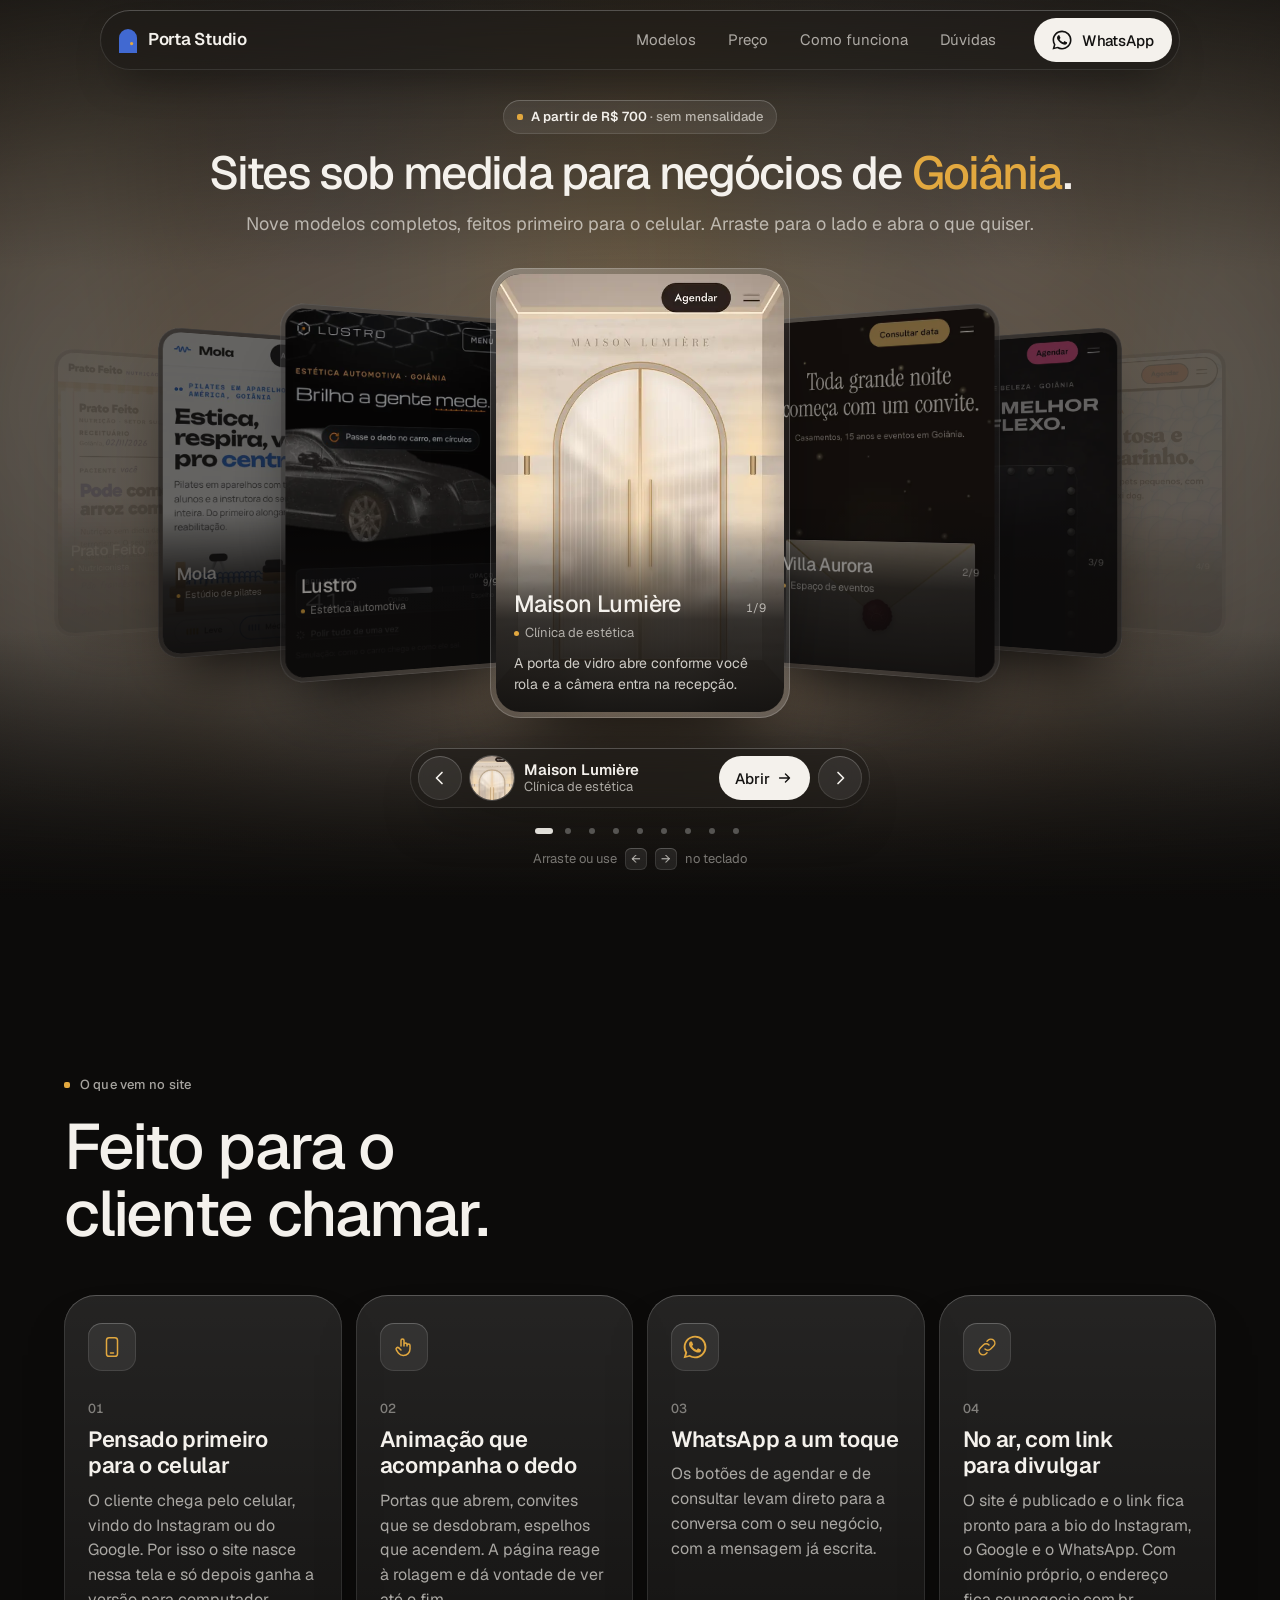
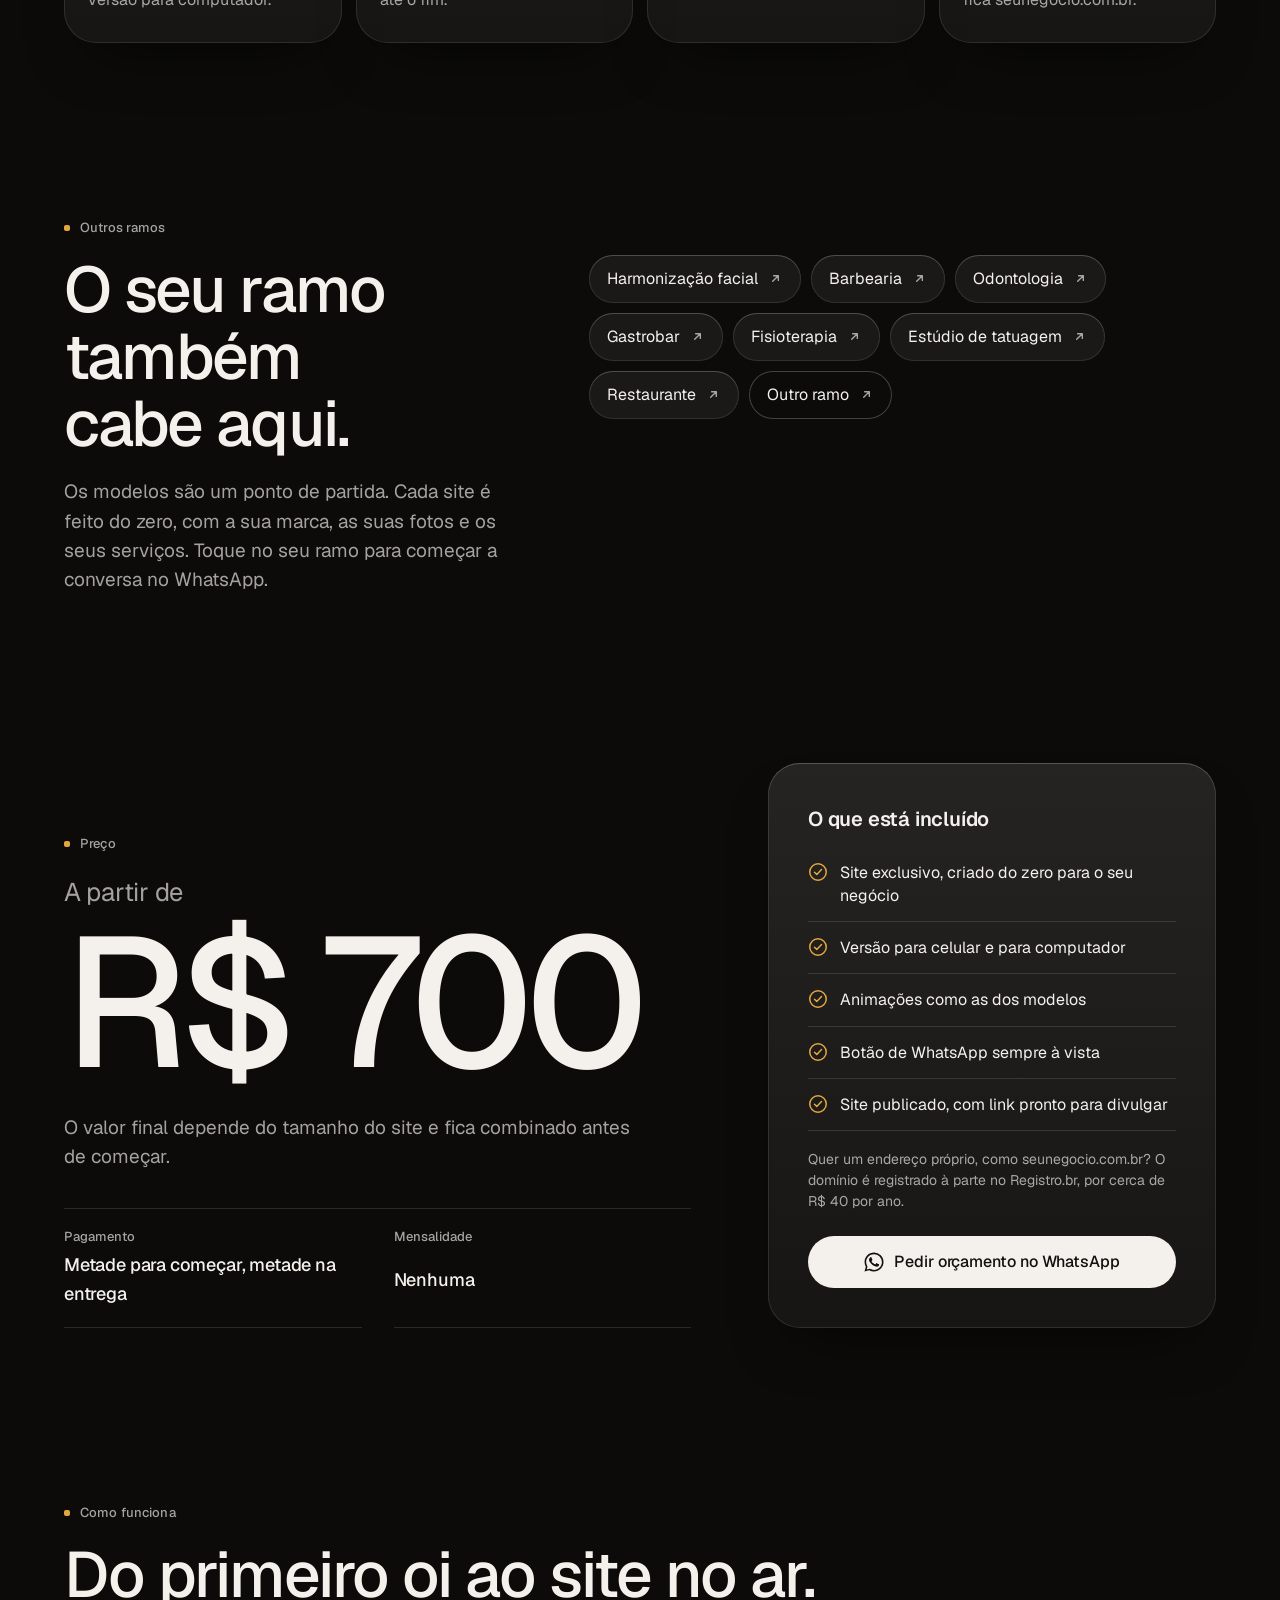
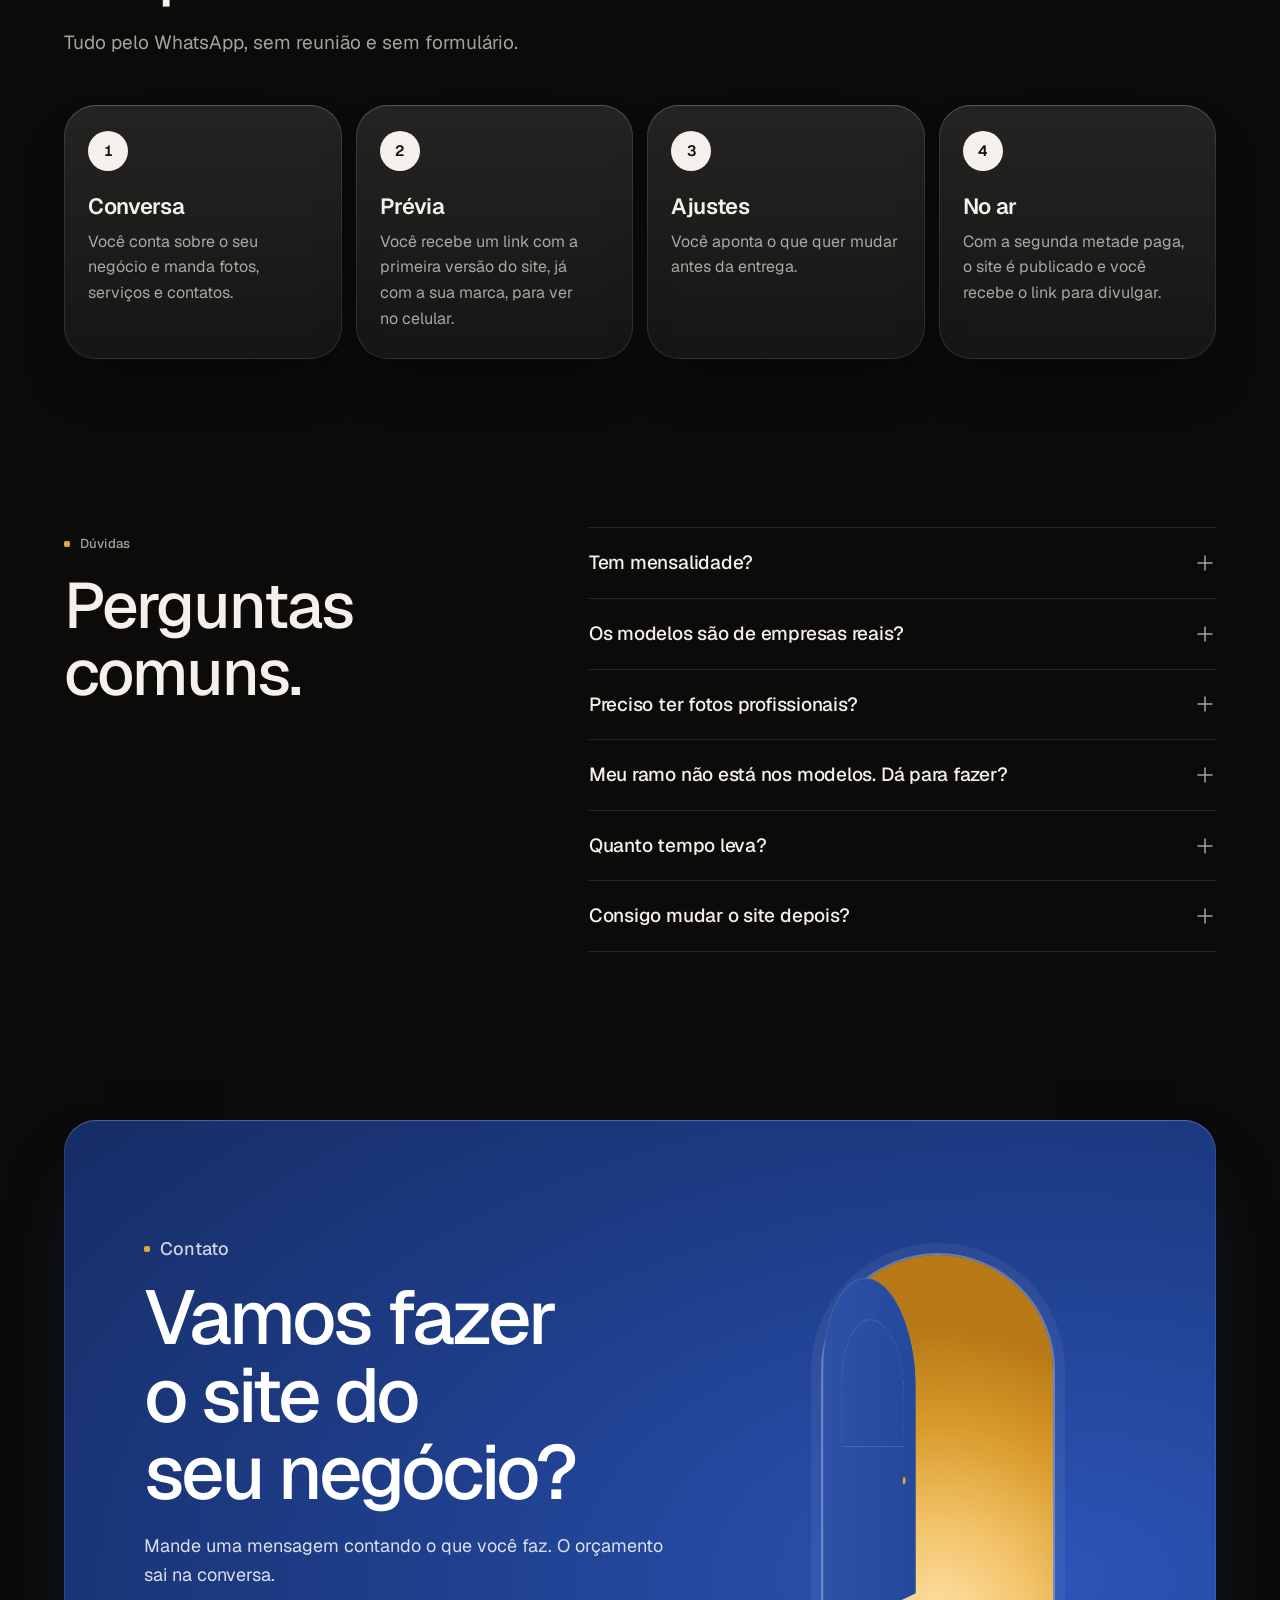
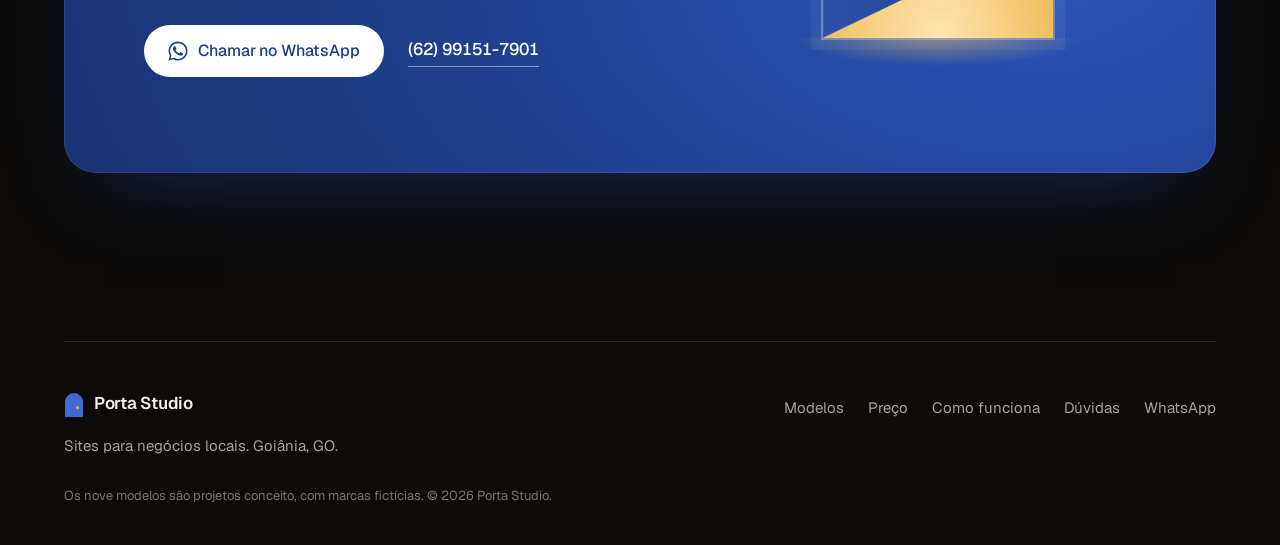
<file: index.html>
<!doctype html>
<html lang="pt-BR">
<head>
<meta charset="utf-8">
<meta name="viewport" content="width=device-width, initial-scale=1, viewport-fit=cover">
<title>Porta Studio · Sites para negócios de Goiânia</title>
<meta name="description" content="Sites sob medida para negócios de Goiânia, feitos primeiro para o celular, com animações e o WhatsApp a um toque. A partir de R$ 700, sem mensalidade.">
<meta name="theme-color" content="#0C0B0A">
<meta name="color-scheme" content="dark">
<meta property="og:type" content="website">
<meta property="og:locale" content="pt_BR">
<meta property="og:title" content="Porta Studio · Sites para negócios de Goiânia">
<meta property="og:description" content="Feitos primeiro para o celular, com animações e o WhatsApp a um toque. A partir de R$ 700, sem mensalidade.">
<meta property="og:image" content="og.jpg">
<meta name="twitter:card" content="summary_large_image">
<link rel="icon" href="data:image/svg+xml,%3Csvg xmlns='http://www.w3.org/2000/svg' viewBox='0 0 32 32'%3E%3Crect width='32' height='32' rx='8' fill='%231F3F8C'/%3E%3Cpath d='M9 27V14a7 7 0 0 1 14 0v13z' fill='%23F4F4F1'/%3E%3Ccircle cx='19.2' cy='19.5' r='1.6' fill='%23D89A2A'/%3E%3C/svg%3E">
<link rel="preload" as="image" href="media/est_m.webp">
<style>
@font-face{font-family:Geist;src:url([data-uri]) format('woff');font-weight:100 900;font-style:normal;font-display:swap}

@property --cor{syntax:'<color>';inherits:true;initial-value:#C9A27A}

:root{
  --bg:#0C0B0A;--bg-2:#141210;
  --text:#F4F1EC;--text-2:rgba(244,241,236,.66);--text-3:rgba(244,241,236,.46);
  --line:rgba(255,255,255,.12);--line-2:rgba(255,255,255,.2);
  --glass:linear-gradient(180deg,rgba(255,255,255,.10),rgba(255,255,255,.045));
  --glass-solid:rgba(30,28,26,.62);
  --glass-edge:inset 0 1px 0 rgba(255,255,255,.14),inset 0 0 0 1px rgba(255,255,255,.1);
  --accent:#E2A83F;--azul:#1F3F8C;--azul-claro:#4169D1;
  --r-pill:999px;--r-md:20px;--r-lg:32px;
  --gut:16px;--max:1200px;--sec:112px;
  --ease:cubic-bezier(.2,.7,.2,1);
  color-scheme:dark;
}
@media (min-width:900px){:root{--gut:5vw;--sec:168px}}

*,*::before,*::after{box-sizing:border-box}
html{-webkit-text-size-adjust:100%;scroll-behavior:smooth;scroll-padding-top:96px;background:var(--bg)}
body{margin:0;background:var(--bg);color:var(--text);font:400 17px/1.6 Geist,ui-sans-serif,system-ui,sans-serif;-webkit-font-smoothing:antialiased;-moz-osx-font-smoothing:grayscale;text-rendering:optimizeLegibility;overflow-x:clip}
@media (min-width:900px){body{font-size:18px}}
img,video,svg{display:block;max-width:100%}
a{color:inherit}
button{font:inherit;color:inherit}
h1,h2,h3{margin:0;font-weight:500;letter-spacing:-.03em;text-wrap:balance}
p{margin:0;text-wrap:pretty}
ul,ol{margin:0;padding:0;list-style:none}
:focus-visible{outline:2px solid var(--accent);outline-offset:3px}
::selection{background:rgba(226,168,63,.35)}
.sr{position:absolute;width:1px;height:1px;overflow:hidden;clip:rect(0 0 0 0);white-space:nowrap}

.wrap{width:min(var(--max),100% - 2*var(--gut));margin-inline:auto}
.sec{padding-block:var(--sec) 0}
.meta{display:inline-flex;align-items:center;gap:10px;font-size:13px;line-height:1.4;font-weight:500;color:var(--text-2);letter-spacing:.01em}
.meta::before{content:"";width:6px;height:6px;border-radius:2px;background:var(--accent);flex:none}
.h2{font-size:clamp(34px,5.6vw,64px);line-height:1.05;margin-top:16px}
.lead{font-size:18px;line-height:1.55;color:var(--text-2);max-width:34em}
@media (min-width:900px){.lead{font-size:19px}}
.sec__head{max-width:760px}
.sec__head .lead{margin-top:20px}
.vidro{background:var(--glass);box-shadow:var(--glass-edge),0 30px 60px -30px rgba(0,0,0,.7);border-radius:var(--r-lg)}

.skip{position:absolute;left:12px;top:-60px;z-index:100;background:var(--text);color:var(--bg);padding:12px 18px;border-radius:var(--r-pill);text-decoration:none;font-weight:500;transition:top .2s}
.skip:focus{top:12px}

/* botões */
.btn{display:inline-flex;align-items:center;justify-content:center;gap:10px;min-height:52px;padding:0 24px;border-radius:var(--r-pill);border:0;font:500 16px/1 Geist,ui-sans-serif,system-ui,sans-serif;letter-spacing:-.005em;text-decoration:none;white-space:nowrap;cursor:pointer;transition:background-color .2s,box-shadow .2s,color .2s,transform .15s}
.btn svg{width:20px;height:20px;flex:none}
.btn:active{transform:scale(.97)}
.btn--pri{background:var(--text);color:#121110}
.btn--pri:hover{background:#fff}
.btn--vidro{background:rgba(255,255,255,.08);color:var(--text);box-shadow:var(--glass-edge)}
.btn--vidro:hover{background:rgba(255,255,255,.14)}
.btn--sm{min-height:44px;padding:0 18px;font-size:15px}
.btn--full{width:100%}
.btn .seta{transition:transform .2s}
.btn:hover .seta{transform:translateX(3px)}
.redondo{display:grid;place-items:center;width:44px;height:44px;flex:none;border-radius:50%;border:0;background:rgba(255,255,255,.08);box-shadow:var(--glass-edge);cursor:pointer;transition:background-color .2s,transform .15s}
.redondo:hover{background:rgba(255,255,255,.16)}
.redondo:active{transform:scale(.92)}
.redondo svg{width:20px;height:20px}

/* topo: barra de vidro flutuante */
.topo{position:fixed;z-index:50;top:max(10px,env(safe-area-inset-top));left:50%;translate:-50% 0;width:min(1080px,100% - 20px);height:60px;display:flex;align-items:center;gap:24px;padding:0 8px 0 18px;border-radius:var(--r-pill);background:rgba(28,26,24,.55);-webkit-backdrop-filter:blur(24px) saturate(1.5);backdrop-filter:blur(24px) saturate(1.5);box-shadow:var(--glass-edge),0 20px 40px -20px rgba(0,0,0,.6)}
.marca{display:inline-flex;align-items:center;gap:10px;text-decoration:none;font-weight:600;font-size:17px;letter-spacing:-.015em;margin-right:auto;border-radius:6px}
.marca__icone{width:20px;height:25px;flex:none}
.topo__nav{display:none;gap:4px;font-size:15px}
.topo__nav a{color:var(--text-2);text-decoration:none;padding:8px 14px;border-radius:var(--r-pill);transition:color .2s,background-color .2s}
.topo__nav a:hover{color:var(--text);background:rgba(255,255,255,.07)}
@media (min-width:900px){.topo__nav{display:flex}}

/* ===================== vitrine (carrossel) ===================== */
.vitrine{position:relative;isolation:isolate;min-height:100svh;display:flex;flex-direction:column;align-items:center;padding:calc(92px + env(safe-area-inset-top)) 0 24px;overflow:hidden;
  --cw:clamp(210px,min(70vw,calc((100svh - 400px)/1.5)),300px)}
@media (min-width:900px){.vitrine{--cw:clamp(240px,calc((100svh - 450px)/1.5),360px);padding-top:100px}}
.fundo{position:absolute;inset:0;z-index:-1;pointer-events:none;background:var(--bg)}
.fundo__cam{position:absolute;inset:-12%;background:center/cover no-repeat;filter:blur(56px) saturate(1.35) brightness(.5);opacity:0;transition:opacity 1.1s var(--ease);will-change:opacity}
.fundo__cam.is-on{opacity:1}
.fundo::after{content:"";position:absolute;inset:0;background:radial-gradient(120% 70% at 50% 45%,transparent 0,rgba(12,11,10,.35) 55%,rgba(12,11,10,.92) 100%),linear-gradient(180deg,rgba(12,11,10,.55) 0,transparent 30%,transparent 70%,var(--bg) 100%)}
.vitrine__txt{text-align:center;display:flex;flex-direction:column;align-items:center;padding-inline:var(--gut)}
.chip{display:inline-flex;align-items:center;gap:8px;height:34px;padding:0 14px;border-radius:var(--r-pill);font-size:13px;font-weight:500;color:var(--text-2);background:rgba(255,255,255,.07);box-shadow:var(--glass-edge)}
.chip strong{color:var(--text);font-weight:600}
.chip::before{content:"";width:6px;height:6px;border-radius:2px;background:var(--accent)}
.vitrine h1{margin-top:16px;font-size:clamp(30px,8.4vw,60px);line-height:1.04;letter-spacing:-.04em;max-width:15em}
.vitrine h1 em{font-style:normal;color:var(--accent)}
.vitrine__lead{margin-top:12px;font-size:16px;line-height:1.5;color:var(--text-2);max-width:30em}
@media (min-width:900px){.vitrine h1{font-size:clamp(40px,3.6vw,56px);max-width:none}.vitrine__lead{font-size:18px;margin-top:12px;max-width:48em}}

.carrossel{position:relative;width:100%;margin-top:clamp(18px,3.4vh,36px);outline:none}
.carrossel__palco{display:flex;gap:14px;overflow-x:auto;scroll-snap-type:x mandatory;padding:0 var(--gut);list-style:none}
.card{flex:none;width:var(--cw);aspect-ratio:1/1.5;scroll-snap-align:center;position:relative;padding:6px;border-radius:30px;
  background:linear-gradient(155deg,rgba(255,255,255,.26),rgba(255,255,255,.07) 38%,rgba(255,255,255,.05) 62%,rgba(255,255,255,.16));
  box-shadow:inset 0 0 0 1px rgba(255,255,255,.18),0 50px 80px -36px rgba(0,0,0,.85);-webkit-user-select:none;user-select:none}
.card::after{content:"";position:absolute;inset:0;border-radius:inherit;background:#0C0B0A;opacity:var(--dim,0);pointer-events:none}
.card__a{position:relative;display:block;height:100%;border-radius:24px;overflow:hidden;background:#1A1816;text-decoration:none;color:var(--text);-webkit-user-drag:none;-webkit-tap-highlight-color:transparent}
.card__a:focus-visible{outline-offset:6px}
.card__img,.card__vid{position:absolute;inset:0;width:100%;height:100%;object-fit:cover;object-position:50% 0;pointer-events:none;-webkit-user-drag:none}
.card__vid{opacity:0;transition:opacity .45s}
.card.is-play .card__vid{opacity:1}
.card__info{position:absolute;left:0;right:0;bottom:0;padding:72px 18px 18px;background:linear-gradient(0deg,rgba(14,13,12,.94) 0,rgba(14,13,12,.82) 48%,rgba(14,13,12,0) 100%);display:grid;gap:4px}
.card__linha{display:flex;align-items:baseline;justify-content:space-between;gap:12px}
.card__nome{font-size:clamp(20px,calc(var(--cw)*.078),28px);line-height:1.1;font-weight:500;letter-spacing:-.025em}
.card__n{font-size:12px;color:var(--text-2);font-feature-settings:"tnum";flex:none}
.card__ramo{display:flex;align-items:center;gap:6px;font-size:13px;color:var(--text-2)}
.card__ramo::before{content:"";width:5px;height:5px;border-radius:50%;background:var(--accent);flex:none}
.card__desc{margin-top:6px;font-size:14px;line-height:1.45;color:rgba(244,241,236,.82);opacity:var(--act,1);display:-webkit-box;-webkit-line-clamp:3;-webkit-box-orient:vertical;overflow:hidden}
@media (max-width:420px){.card__desc{font-size:13px}.card__info{padding:64px 15px 15px}}

/* com JS: palco 3D */
.js .carrossel__palco{display:block;position:relative;height:calc(var(--cw)*1.5);overflow:visible;padding:0;perspective:calc(var(--cw)*4);touch-action:pan-y;cursor:grab}
.js .carrossel.is-arrastando .carrossel__palco{cursor:grabbing}
.js .card{position:absolute;left:50%;top:0;margin-left:calc(var(--cw)/-2);will-change:transform;backface-visibility:hidden;opacity:0}
.js .card:not(.is-ativo) .card__a{cursor:pointer}
.chao{position:absolute;left:50%;bottom:calc(var(--cw)*-.16);width:calc(var(--cw)*3.2);height:calc(var(--cw)*.5);translate:-50% 0;border-radius:50%;background:radial-gradient(50% 50% at 50% 50%,color-mix(in srgb,var(--cor) 55%,transparent) 0,transparent 70%);filter:blur(20px);opacity:.55;transition:--cor .9s;pointer-events:none;z-index:-1}

.controle{display:flex;align-items:center;gap:8px;margin-top:clamp(20px,3.4vh,34px);padding:8px;border-radius:var(--r-pill);background:rgba(28,26,24,.5);-webkit-backdrop-filter:blur(24px) saturate(1.4);backdrop-filter:blur(24px) saturate(1.4);box-shadow:var(--glass-edge),0 24px 50px -24px rgba(0,0,0,.8);width:min(460px,100% - 2*var(--gut))}
.controle__thumb{width:44px;height:44px;border-radius:50%;object-fit:cover;object-position:50% 0;flex:none;box-shadow:0 0 0 1px rgba(255,255,255,.2)}
.controle__txt{flex:1;min-width:0;line-height:1.25;padding-left:2px}
.controle__txt strong{display:block;font-size:15px;font-weight:600;white-space:nowrap;overflow:hidden;text-overflow:ellipsis}
.controle__txt span{display:block;font-size:13px;color:var(--text-2);white-space:nowrap;overflow:hidden;text-overflow:ellipsis}
.controle .btn{min-height:44px;padding:0 16px;font-size:15px;gap:6px}
.controle .btn svg{width:18px;height:18px}
@media (max-width:519px){.controle__thumb{display:none}.controle__txt{padding-left:6px}}
.pontos{display:flex;gap:2px;margin-top:12px}
.pontos button{width:22px;height:22px;display:grid;place-items:center;padding:0;border:0;background:none;cursor:pointer}
.pontos button::before{content:"";width:6px;height:6px;border-radius:var(--r-pill);background:rgba(255,255,255,.3);transition:width .35s var(--ease),background-color .35s}
.pontos button[aria-current="true"]::before{width:18px;background:var(--text)}
.pontos button:hover::before{background:rgba(255,255,255,.6)}
.dica{margin-top:6px;font-size:13px;color:var(--text-3);display:flex;align-items:center;gap:8px;transition:opacity .6s}
.dica kbd{font:500 12px/1 Geist,ui-sans-serif,system-ui,sans-serif;display:inline-grid;place-items:center;min-width:22px;height:22px;padding:0 5px;border-radius:6px;background:rgba(255,255,255,.08);box-shadow:var(--glass-edge);color:var(--text-2)}
@media (hover:none),(max-width:899px){.dica{display:none}}
.carrossel.is-usado ~ .dica{opacity:0}
.no-js .controle,.no-js .pontos,.no-js .dica{display:none}

/* ===================== seções ===================== */
/* o que vem */
.recursos{display:grid;gap:14px;margin-top:48px}
.recurso{padding:28px 24px 30px}
.recurso__ic{width:48px;height:48px;border-radius:14px;display:grid;place-items:center;background:rgba(255,255,255,.07);box-shadow:var(--glass-edge);color:var(--accent)}
.recurso__ic svg{width:24px;height:24px}
.recurso__n{display:block;margin-top:28px;font-size:13px;font-weight:500;color:var(--text-3);font-feature-settings:"tnum"}
.recurso h3{font-size:22px;line-height:1.2;letter-spacing:-.015em;font-weight:600;margin:6px 0 10px}
.recurso p{color:var(--text-2);font-size:16px;line-height:1.55}
@media (min-width:640px){.recursos{grid-template-columns:1fr 1fr}}
@media (min-width:1100px){.recursos{grid-template-columns:repeat(4,1fr)}}

/* ramos */
.ramos__grid{display:grid;gap:36px}
.ramos .lead{margin-top:20px}
.ramos__lista{display:flex;flex-wrap:wrap;gap:10px;align-content:flex-start}
.tag{display:inline-flex;align-items:center;gap:10px;min-height:48px;padding:0 18px;border-radius:var(--r-pill);background:rgba(255,255,255,.06);box-shadow:var(--glass-edge);font-size:16px;text-decoration:none;transition:background-color .2s,color .2s}
.tag svg{width:15px;height:15px;color:var(--text-2);transition:transform .2s,color .2s}
.tag:hover{background:rgba(255,255,255,.12)}
.tag:hover svg{transform:translate(2px,-2px);color:var(--accent)}
.tag--outro{background:transparent;box-shadow:inset 0 0 0 1px rgba(255,255,255,.22)}
@media (min-width:960px){.ramos__grid{grid-template-columns:minmax(0,5fr) minmax(0,7fr);gap:6vw}.ramos__lista{padding-top:44px}}

/* preço */
.preco__grid{display:grid;gap:40px}
.preco__valor{margin-top:20px;font-size:clamp(56px,19vw,184px);line-height:.9;letter-spacing:-.055em;font-weight:500;white-space:nowrap}
.preco__valor small{display:block;font-size:clamp(20px,2vw,26px);line-height:1.3;letter-spacing:-.01em;font-weight:400;color:var(--text-2);margin-bottom:10px}
.preco .lead{margin-top:28px}
.preco__cond{display:grid;margin:36px 0 0;border-top:1px solid var(--line)}
.preco__cond div{padding:18px 0;border-bottom:1px solid var(--line);display:grid;gap:4px}
.preco__cond dt{font-size:13px;font-weight:500;color:var(--text-2)}
.preco__cond dd{margin:0;font-size:18px;font-weight:500;letter-spacing:-.01em}
.preco__card{padding:28px 24px}
.preco__card h3{font-size:20px;font-weight:600;letter-spacing:-.01em}
.check{margin:12px 0 0}
.check li{display:flex;gap:12px;padding:14px 0;border-bottom:1px solid var(--line);font-size:16px;line-height:1.45}
.check svg{width:20px;height:20px;flex:none;color:var(--accent);margin-top:1px}
.preco__nota{font-size:14px;line-height:1.5;color:var(--text-2);margin:18px 0 24px}
@media (min-width:960px){
  .preco__grid{grid-template-columns:minmax(0,7fr) minmax(0,5fr);gap:6vw;align-items:end}
  .preco__cond{grid-template-columns:1fr 1fr;column-gap:32px}
  .preco__card{padding:40px}
}

/* como funciona */
.passos{display:grid;gap:14px;margin-top:48px;counter-reset:p}
.passo{padding:26px 24px 28px}
.passo__n{display:grid;place-items:center;width:40px;height:40px;border-radius:50%;background:var(--text);color:#121110;font-size:15px;font-weight:600;font-feature-settings:"tnum"}
.passo h3{font-size:22px;font-weight:600;letter-spacing:-.015em;line-height:1.25;margin-top:22px}
.passo p{color:var(--text-2);margin-top:8px;font-size:16px}
@media (min-width:640px){.passos{grid-template-columns:1fr 1fr}}
@media (min-width:1100px){.passos{grid-template-columns:repeat(4,1fr)}}

/* dúvidas */
.duvidas__grid{display:grid;gap:32px}
.faq details{border-bottom:1px solid var(--line)}
.faq details:first-child{border-top:1px solid var(--line)}
.faq summary{list-style:none;cursor:pointer;display:flex;align-items:center;justify-content:space-between;gap:20px;padding:22px 0;font-size:19px;font-weight:500;letter-spacing:-.012em;line-height:1.35;border-radius:6px}
.faq summary::-webkit-details-marker{display:none}
.faq summary svg{width:22px;height:22px;flex:none;color:var(--text-2);transition:transform .3s var(--ease)}
.faq details[open] summary svg{transform:rotate(45deg);color:var(--accent)}
.faq details p{padding:0 40px 24px 0;color:var(--text-2);max-width:36em}
@media (min-width:960px){.duvidas__grid{grid-template-columns:minmax(0,5fr) minmax(0,7fr);gap:6vw}}

/* contato */
.contato{padding-block:var(--sec)}
.cta{position:relative;display:grid;gap:40px;background:radial-gradient(120% 120% at 85% 70%,#2C55B8 0,#1F3F8C 45%,#14295E 100%);color:#fff;border-radius:var(--r-lg);padding:48px 24px;overflow:hidden;box-shadow:inset 0 1px 0 rgba(255,255,255,.18),inset 0 0 0 1px rgba(255,255,255,.08),0 40px 80px -40px rgba(31,63,140,.6)}
.cta .meta{color:rgba(255,255,255,.78)}
.cta h2{font-size:clamp(38px,6vw,76px);line-height:1.02;letter-spacing:-.04em;margin-top:18px;max-width:11em}
.cta p{color:rgba(255,255,255,.84);margin-top:20px;max-width:30em;font-size:18px}
.cta__acoes{display:flex;flex-wrap:wrap;align-items:center;gap:14px 24px;margin-top:36px}
.btn--branco{background:#fff;color:var(--azul)}
.btn--branco:hover{background:#E9EDF7}
.cta__tel{color:#fff;text-decoration:none;font-size:17px;font-weight:500;font-feature-settings:"tnum";border-bottom:1px solid rgba(255,255,255,.45);padding-bottom:2px}
.cta__tel:hover{border-bottom-color:#fff}
.cta :focus-visible{outline-color:#fff}
.porta{position:relative;width:150px;aspect-ratio:3/5;border-radius:999px 999px 0 0;perspective:700px;background:radial-gradient(120% 80% at 50% 100%,#FFE6B3 0,#F2C267 38%,#D89A2A 70%,#B87A16 100%);box-shadow:0 0 0 2px rgba(255,255,255,.28),0 0 0 12px rgba(255,255,255,.06)}
.porta__folha{position:absolute;inset:0;border-radius:inherit;transform-origin:0 50%;transform:rotateY(var(--d,0deg));background:linear-gradient(90deg,#2C51A6,#24489A);box-shadow:inset 0 0 0 1px rgba(255,255,255,.14)}
.porta__folha::before{content:"";position:absolute;inset:12% 16% 50%;border-radius:999px 999px 6px 6px;box-shadow:inset 0 0 0 1px rgba(255,255,255,.14)}
.porta__folha::after{content:"";position:absolute;right:14%;top:60%;width:9px;height:9px;border-radius:50%;background:var(--accent)}
.porta__chao{position:absolute;left:50%;top:100%;width:180%;height:40px;transform:translateX(-50%);background:radial-gradient(50% 100% at 50% 0,rgba(242,194,103,.45),transparent 70%);opacity:var(--luz,0)}
@media (min-width:960px){
  .cta{grid-template-columns:minmax(0,7fr) minmax(0,5fr);align-items:center;padding:96px 80px}
  .cta__porta{justify-self:center}
  .porta{width:230px}
}

/* rodapé */
.rodape{display:grid;gap:28px;padding:48px 0 calc(40px + env(safe-area-inset-bottom));border-top:1px solid var(--line);font-size:15px;color:var(--text-2)}
.rodape .marca{color:var(--text)}
.rodape__marca p{margin-top:10px}
.rodape__nav{display:flex;flex-wrap:wrap;gap:8px 24px}
.rodape__nav a{text-decoration:none;padding:6px 0}
.rodape__nav a:hover{color:var(--text)}
.rodape__nota{font-size:13px;line-height:1.5;color:var(--text-3)}
@media (min-width:960px){.rodape{grid-template-columns:1fr auto;align-items:start}.rodape__nota{grid-column:1/-1}}

/* entradas */
.js [data-rev]{opacity:0;transform:translate3d(0,26px,0);transition:opacity .9s var(--ease) var(--d,0s),transform .9s var(--ease) var(--d,0s)}
.js [data-rev].is-in{opacity:1;transform:none}
@media (prefers-reduced-motion:reduce){
  html{scroll-behavior:auto}
  .js [data-rev]{transform:none;transition:opacity .4s}
  .fundo__cam{transition:none}
}
</style>
</head>
<body class="no-js">
<a class="skip" href="#conteudo">Pular para o conteúdo</a>

<svg width="0" height="0" style="position:absolute" aria-hidden="true">
  <symbol id="ic-zap" viewBox="0 0 24 24"><path fill="currentColor" d="M17.47 14.38c-.3-.15-1.75-.86-2.02-.96-.27-.1-.47-.15-.67.15-.2.3-.77.96-.94 1.16-.17.2-.35.22-.65.07-.3-.15-1.25-.46-2.38-1.47-.88-.79-1.47-1.76-1.65-2.06-.17-.3-.02-.46.13-.61.14-.13.3-.35.45-.52.15-.17.2-.3.3-.5.1-.2.05-.37-.02-.52-.08-.15-.67-1.61-.92-2.21-.24-.58-.49-.5-.67-.51h-.57c-.2 0-.52.07-.79.37-.27.3-1.04 1.02-1.04 2.48s1.06 2.88 1.21 3.08c.15.2 2.1 3.2 5.08 4.48.71.31 1.26.49 1.69.63.71.23 1.36.2 1.87.12.57-.08 1.75-.72 2-1.41.25-.69.25-1.29.17-1.41-.07-.12-.27-.2-.57-.35zM12.04 21.5h-.01a9.45 9.45 0 0 1-4.82-1.32l-.35-.21-3.58.94.96-3.49-.23-.36a9.43 9.43 0 0 1-1.45-5.03c0-5.21 4.25-9.45 9.47-9.45a9.4 9.4 0 0 1 6.69 2.78 9.39 9.39 0 0 1 2.77 6.69c0 5.21-4.25 9.45-9.45 9.45zm8.05-17.5A11.3 11.3 0 0 0 12.04.67C5.77.67.67 5.77.67 12.04c0 2 .52 3.96 1.52 5.68L.57 23.33l5.74-1.5a11.33 11.33 0 0 0 5.73 1.46h.01c6.27 0 11.37-5.1 11.37-11.37 0-3.04-1.18-5.89-3.33-8.04z"/></symbol>
  <symbol id="ic-seta" viewBox="0 0 20 20"><path d="M4 10h11m-4.5-4.5L15 10l-4.5 4.5" fill="none" stroke="currentColor" stroke-width="1.5" stroke-linecap="round" stroke-linejoin="round"/></symbol>
  <symbol id="ic-esq" viewBox="0 0 20 20"><path d="M12 4.5L6.5 10l5.5 5.5" fill="none" stroke="currentColor" stroke-width="1.7" stroke-linecap="round" stroke-linejoin="round"/></symbol>
  <symbol id="ic-dir" viewBox="0 0 20 20"><path d="M8 4.5l5.5 5.5L8 15.5" fill="none" stroke="currentColor" stroke-width="1.7" stroke-linecap="round" stroke-linejoin="round"/></symbol>
  <symbol id="ic-sai" viewBox="0 0 16 16"><path d="M5 11l6-6M6 5h5v5" fill="none" stroke="currentColor" stroke-width="1.5" stroke-linecap="round" stroke-linejoin="round"/></symbol>
  <symbol id="ic-ok" viewBox="0 0 20 20"><circle cx="10" cy="10" r="8.25" fill="none" stroke="currentColor" stroke-width="1.5"/><path d="M6.5 10.2l2.3 2.3 4.7-4.9" fill="none" stroke="currentColor" stroke-width="1.5" stroke-linecap="round" stroke-linejoin="round"/></symbol>
  <symbol id="ic-mais" viewBox="0 0 22 22"><path d="M11 4v14M4 11h14" fill="none" stroke="currentColor" stroke-width="1.5" stroke-linecap="round"/></symbol>
  <symbol id="ic-cel" viewBox="0 0 24 24"><rect x="6.5" y="2.75" width="11" height="18.5" rx="2.6" fill="none" stroke="currentColor" stroke-width="1.5"/><path d="M10.5 18h3" stroke="currentColor" stroke-width="1.5" stroke-linecap="round"/></symbol>
  <symbol id="ic-mao" viewBox="0 0 24 24"><path d="M9 11V5.5a1.5 1.5 0 0 1 3 0V11m0-1.5a1.5 1.5 0 0 1 3 0V11m0-.5a1.5 1.5 0 0 1 3 0v3.5a6.5 6.5 0 0 1-6.5 6.5h-.3a6 6 0 0 1-4.6-2.2L4.4 15a1.6 1.6 0 0 1 2.4-2.1L9 15" fill="none" stroke="currentColor" stroke-width="1.5" stroke-linecap="round" stroke-linejoin="round"/></symbol>
  <symbol id="ic-link" viewBox="0 0 24 24"><path d="M10 14a4 4 0 0 0 5.66 0l3-3a4 4 0 0 0-5.66-5.66l-1 1M14 10a4 4 0 0 0-5.66 0l-3 3a4 4 0 0 0 5.66 5.66l1-1" fill="none" stroke="currentColor" stroke-width="1.5" stroke-linecap="round" stroke-linejoin="round"/></symbol>
  <symbol id="ic-marca" viewBox="0 0 20 25"><path d="M1 25V10a9 9 0 0 1 18 0v15z" fill="#4169D1"/><circle cx="13.6" cy="15.6" r="1.6" fill="#E2A83F"/></symbol>
</svg>

<header class="topo" id="topo">
  <a class="marca" href="#inicio" aria-label="Porta Studio, voltar ao início"><svg class="marca__icone" aria-hidden="true"><use href="#ic-marca"/></svg><span>Porta Studio</span></a>
  <nav class="topo__nav" aria-label="Principal">
    <a href="#modelos">Modelos</a>
    <a href="#preco">Preço</a>
    <a href="#como-funciona">Como funciona</a>
    <a href="#duvidas">Dúvidas</a>
  </nav>
  <a class="btn btn--pri btn--sm" href="https://wa.me/5562991517901" data-zap target="_blank" rel="noopener"><svg aria-hidden="true"><use href="#ic-zap"/></svg>WhatsApp</a>
</header>

<main id="conteudo">

<section class="vitrine" id="inicio" aria-labelledby="hero-t">
  <div class="fundo" aria-hidden="true"><div class="fundo__cam"></div><div class="fundo__cam"></div></div>

  <div class="vitrine__txt">
    <p class="chip"><span><strong>A partir de R$ 700</strong> · sem mensalidade</span></p>
    <h1 id="hero-t">Sites sob medida para negócios de <em>Goiânia</em>.</h1>
    <p class="vitrine__lead">Nove modelos completos, feitos primeiro para o celular. Arraste para o lado e abra o que quiser.</p>
  </div>

  <div class="carrossel" id="modelos" data-carrossel role="region" aria-roledescription="carrossel" aria-label="Modelos de site">
    <ul class="carrossel__palco">
      <li class="card" data-nome="Maison Lumière" data-ramo="Clínica de estética" data-cor="#C9A27A" role="group" aria-roledescription="modelo" aria-label="1 de 9">
        <a class="card__a" href="estetica/index.html" draggable="false">
          <img class="card__img" src="media/est_m.webp" alt="" width="540" height="1169" draggable="false">
          <video class="card__vid" muted loop playsinline preload="none" data-src="media/est_m.mp4" aria-hidden="true"></video>
          <span class="card__info">
            <span class="card__linha"><strong class="card__nome">Maison Lumière</strong><span class="card__n" aria-hidden="true">1/9</span></span>
            <span class="card__ramo">Clínica de estética</span>
            <span class="card__desc">A porta de vidro abre conforme você rola e a câmera entra na recepção.</span>
          </span>
        </a>
      </li>
      <li class="card" data-nome="Villa Aurora" data-ramo="Espaço de eventos" data-cor="#C08A45" role="group" aria-roledescription="modelo" aria-label="2 de 9">
        <a class="card__a" href="eventos/index.html" draggable="false">
          <img class="card__img" src="media/ev_m.webp" alt="" width="540" height="1169" draggable="false">
          <video class="card__vid" muted loop playsinline preload="none" data-src="media/ev_m.mp4" aria-hidden="true"></video>
          <span class="card__info">
            <span class="card__linha"><strong class="card__nome">Villa Aurora</strong><span class="card__n" aria-hidden="true">2/9</span></span>
            <span class="card__ramo">Espaço de eventos</span>
            <span class="card__desc">O convite abre, o cartão sai do envelope e a câmera atravessa até o salão.</span>
          </span>
        </a>
      </li>
      <li class="card" data-nome="Reflexo" data-ramo="Salão de beleza" data-cor="#E0508F" role="group" aria-roledescription="modelo" aria-label="3 de 9">
        <a class="card__a" href="salao/index.html" draggable="false">
          <img class="card__img" src="media/bel_m.webp" alt="" width="540" height="1169" loading="lazy" draggable="false">
          <video class="card__vid" muted loop playsinline preload="none" data-src="media/bel_m.mp4" aria-hidden="true"></video>
          <span class="card__info">
            <span class="card__linha"><strong class="card__nome">Reflexo</strong><span class="card__n" aria-hidden="true">3/9</span></span>
            <span class="card__ramo">Salão de beleza</span>
            <span class="card__desc">As lâmpadas do espelho de camarim acendem conforme você rola e a câmera entra no salão.</span>
          </span>
        </a>
      </li>
      <li class="card" data-nome="Bandana" data-ramo="Pet shop" data-cor="#F0892B" role="group" aria-roledescription="modelo" aria-label="4 de 9">
        <a class="card__a" href="petshop/index.html" draggable="false">
          <img class="card__img" src="media/pet_m.webp" alt="" width="540" height="1169" loading="lazy" draggable="false">
          <video class="card__vid" muted loop playsinline preload="none" data-src="media/pet_m.mp4" aria-hidden="true"></video>
          <span class="card__info">
            <span class="card__linha"><strong class="card__nome">Bandana</strong><span class="card__n" aria-hidden="true">4/9</span></span>
            <span class="card__ramo">Pet shop</span>
            <span class="card__desc">A espuma estoura conforme você rola, o pet aparece e se sacode.</span>
          </span>
        </a>
      </li>
      <li class="card" data-nome="Chapa" data-ramo="Hamburgueria" data-cor="#F4B223" role="group" aria-roledescription="modelo" aria-label="5 de 9">
        <a class="card__a" href="hamburgueria/index.html" draggable="false">
          <img class="card__img" src="media/bur_m.webp" alt="" width="540" height="1168" loading="lazy" draggable="false">
          <video class="card__vid" muted loop playsinline preload="none" data-src="media/bur_m.mp4" aria-hidden="true"></video>
          <span class="card__info">
            <span class="card__linha"><strong class="card__nome">Chapa</strong><span class="card__n" aria-hidden="true">5/9</span></span>
            <span class="card__ramo">Hamburgueria</span>
            <span class="card__desc">A espátula prensa a carne conforme você rola e a comanda vai pronta pro WhatsApp.</span>
          </span>
        </a>
      </li>
      <li class="card" data-nome="Laço" data-ramo="Confeitaria" data-cor="#E3578A" role="group" aria-roledescription="modelo" aria-label="6 de 9">
        <a class="card__a" href="confeitaria/index.html" draggable="false">
          <img class="card__img" src="media/doc_m.webp" alt="" width="540" height="1168" loading="lazy" draggable="false">
          <video class="card__vid" muted loop playsinline preload="none" data-src="media/doc_m.mp4" aria-hidden="true"></video>
          <span class="card__info">
            <span class="card__linha"><strong class="card__nome">Laço</strong><span class="card__n" aria-hidden="true">6/9</span></span>
            <span class="card__ramo">Confeitaria</span>
            <span class="card__desc">O laço se desfaz, a tampa da caixa abre e os docinhos pulam nas forminhas.</span>
          </span>
        </a>
      </li>
      <li class="card" data-nome="Prato Feito" data-ramo="Nutricionista" data-cor="#3D4BD0" role="group" aria-roledescription="modelo" aria-label="7 de 9">
        <a class="card__a" href="nutricionista/index.html" draggable="false">
          <img class="card__img" src="media/nut_m.webp" alt="" width="540" height="1168" loading="lazy" draggable="false">
          <video class="card__vid" muted loop playsinline preload="none" data-src="media/nut_m.mp4" aria-hidden="true"></video>
          <span class="card__info">
            <span class="card__linha"><strong class="card__nome">Prato Feito</strong><span class="card__n" aria-hidden="true">7/9</span></span>
            <span class="card__ramo">Nutricionista</span>
            <span class="card__desc">O receituário em cima da toalha xadrez ganha um carimbo de “PODE” em cada alimento.</span>
          </span>
        </a>
      </li>
      <li class="card" data-nome="Mola" data-ramo="Estúdio de pilates" data-cor="#D8CFC0" role="group" aria-roledescription="modelo" aria-label="8 de 9">
        <a class="card__a" href="pilates/index.html" draggable="false">
          <img class="card__img" src="media/pil_m.webp" alt="" width="540" height="1168" loading="lazy" draggable="false">
          <video class="card__vid" muted loop playsinline preload="none" data-src="media/pil_m.mp4" aria-hidden="true"></video>
          <span class="card__info">
            <span class="card__linha"><strong class="card__nome">Mola</strong><span class="card__n" aria-hidden="true">8/9</span></span>
            <span class="card__ramo">Estúdio de pilates</span>
            <span class="card__desc">O reformer respira sozinho e a mola estica quando você puxa o carrinho.</span>
          </span>
        </a>
      </li>
      <li class="card" data-nome="Lustro" data-ramo="Estética automotiva" data-cor="#9AA6BC" role="group" aria-roledescription="modelo" aria-label="9 de 9">
        <a class="card__a" href="estetica-automotiva/index.html" draggable="false">
          <img class="card__img" src="media/car_m.webp" alt="" width="540" height="1168" loading="lazy" draggable="false">
          <video class="card__vid" muted loop playsinline preload="none" data-src="media/car_m.mp4" aria-hidden="true"></video>
          <span class="card__info">
            <span class="card__linha"><strong class="card__nome">Lustro</strong><span class="card__n" aria-hidden="true">9/9</span></span>
            <span class="card__ramo">Estética automotiva</span>
            <span class="card__desc">Você passa o dedo no carro e o brilho volta onde tocou.</span>
          </span>
        </a>
      </li>
    </ul>
    <div class="chao" aria-hidden="true"></div>
  </div>

  <div class="controle">
    <button class="redondo" type="button" data-ant aria-label="Modelo anterior"><svg aria-hidden="true"><use href="#ic-esq"/></svg></button>
    <img class="controle__thumb" src="media/est_m.webp" alt="" width="44" height="44" data-thumb>
    <p class="controle__txt" data-legenda><strong>Maison Lumière</strong><span>Clínica de estética</span></p>
    <a class="btn btn--pri" href="estetica/index.html" data-abrir>Abrir<svg class="seta" aria-hidden="true"><use href="#ic-seta"/></svg></a>
    <button class="redondo" type="button" data-prox aria-label="Próximo modelo"><svg aria-hidden="true"><use href="#ic-dir"/></svg></button>
  </div>
  <div class="pontos" data-pontos role="group" aria-label="Escolher modelo"></div>
  <p class="dica" aria-hidden="true">Arraste ou use <kbd>←</kbd> <kbd>→</kbd> no teclado</p>
  <p class="sr" aria-live="polite" data-aviso></p>
</section>

<section class="recebe sec wrap" id="recebe" aria-labelledby="recebe-t">
  <div class="sec__head" data-rev>
    <p class="meta">O que vem no site</p>
    <h2 class="h2" id="recebe-t">Feito para o cliente chamar.</h2>
  </div>
  <ol class="recursos">
    <li class="recurso vidro" data-rev>
      <span class="recurso__ic" aria-hidden="true"><svg><use href="#ic-cel"/></svg></span>
      <span class="recurso__n">01</span>
      <h3>Pensado primeiro para o celular</h3>
      <p>O cliente chega pelo celular, vindo do Instagram ou do Google. Por isso o site nasce nessa tela e só depois ganha a versão para computador.</p>
    </li>
    <li class="recurso vidro" data-rev style="--d:.06s">
      <span class="recurso__ic" aria-hidden="true"><svg><use href="#ic-mao"/></svg></span>
      <span class="recurso__n">02</span>
      <h3>Animação que acompanha o dedo</h3>
      <p>Portas que abrem, convites que se desdobram, espelhos que acendem. A página reage à rolagem e dá vontade de ver até o fim.</p>
    </li>
    <li class="recurso vidro" data-rev style="--d:.12s">
      <span class="recurso__ic" aria-hidden="true"><svg><use href="#ic-zap"/></svg></span>
      <span class="recurso__n">03</span>
      <h3>WhatsApp a um toque</h3>
      <p>Os botões de agendar e de consultar levam direto para a conversa com o seu negócio, com a mensagem já escrita.</p>
    </li>
    <li class="recurso vidro" data-rev style="--d:.18s">
      <span class="recurso__ic" aria-hidden="true"><svg><use href="#ic-link"/></svg></span>
      <span class="recurso__n">04</span>
      <h3>No ar, com link para divulgar</h3>
      <p>O site é publicado e o link fica pronto para a bio do Instagram, o Google e o WhatsApp. Com domínio próprio, o endereço fica seunegocio.com.br.</p>
    </li>
  </ol>
</section>

<section class="ramos sec wrap" id="ramos" aria-labelledby="ramos-t">
  <div class="ramos__grid">
    <div data-rev>
      <p class="meta">Outros ramos</p>
      <h2 class="h2" id="ramos-t">O seu ramo também cabe aqui.</h2>
      <p class="lead">Os modelos são um ponto de partida. Cada site é feito do zero, com a sua marca, as suas fotos e os seus serviços. Toque no seu ramo para começar a conversa no WhatsApp.</p>
    </div>
    <ul class="ramos__lista" data-rev style="--d:.1s">
      <li><a class="tag" href="https://wa.me/5562991517901" data-ramo="Harmonização facial" target="_blank" rel="noopener">Harmonização facial<svg aria-hidden="true"><use href="#ic-sai"/></svg></a></li>
      <li><a class="tag" href="https://wa.me/5562991517901" data-ramo="Barbearia" target="_blank" rel="noopener">Barbearia<svg aria-hidden="true"><use href="#ic-sai"/></svg></a></li>
      <li><a class="tag" href="https://wa.me/5562991517901" data-ramo="Odontologia" target="_blank" rel="noopener">Odontologia<svg aria-hidden="true"><use href="#ic-sai"/></svg></a></li>
      <li><a class="tag" href="https://wa.me/5562991517901" data-ramo="Gastrobar" target="_blank" rel="noopener">Gastrobar<svg aria-hidden="true"><use href="#ic-sai"/></svg></a></li>
      <li><a class="tag" href="https://wa.me/5562991517901" data-ramo="Fisioterapia" target="_blank" rel="noopener">Fisioterapia<svg aria-hidden="true"><use href="#ic-sai"/></svg></a></li>
      <li><a class="tag" href="https://wa.me/5562991517901" data-ramo="Estúdio de tatuagem" target="_blank" rel="noopener">Estúdio de tatuagem<svg aria-hidden="true"><use href="#ic-sai"/></svg></a></li>
      <li><a class="tag" href="https://wa.me/5562991517901" data-ramo="Restaurante" target="_blank" rel="noopener">Restaurante<svg aria-hidden="true"><use href="#ic-sai"/></svg></a></li>
      <li><a class="tag tag--outro" href="https://wa.me/5562991517901" data-ramo="" target="_blank" rel="noopener">Outro ramo<svg aria-hidden="true"><use href="#ic-sai"/></svg></a></li>
    </ul>
  </div>
</section>

<section class="preco sec wrap" id="preco" aria-labelledby="preco-t">
  <div class="preco__grid">
    <div data-rev>
      <p class="meta">Preço</p>
      <h2 class="preco__valor" id="preco-t"><small>A partir de</small>R$ 700</h2>
      <p class="lead">O valor final depende do tamanho do site e fica combinado antes de começar.</p>
      <dl class="preco__cond">
        <div><dt>Pagamento</dt><dd>Metade para começar, metade na entrega</dd></div>
        <div><dt>Mensalidade</dt><dd>Nenhuma</dd></div>
      </dl>
    </div>
    <div class="preco__card vidro" data-rev style="--d:.1s">
      <h3>O que está incluído</h3>
      <ul class="check">
        <li><svg aria-hidden="true"><use href="#ic-ok"/></svg>Site exclusivo, criado do zero para o seu negócio</li>
        <li><svg aria-hidden="true"><use href="#ic-ok"/></svg>Versão para celular e para computador</li>
        <li><svg aria-hidden="true"><use href="#ic-ok"/></svg>Animações como as dos modelos</li>
        <li><svg aria-hidden="true"><use href="#ic-ok"/></svg>Botão de WhatsApp sempre à vista</li>
        <li><svg aria-hidden="true"><use href="#ic-ok"/></svg>Site publicado, com link pronto para divulgar</li>
      </ul>
      <p class="preco__nota">Quer um endereço próprio, como seunegocio.com.br? O domínio é registrado à parte no Registro.br, por cerca de R$ 40 por ano.</p>
      <a class="btn btn--pri btn--full" href="https://wa.me/5562991517901" data-zap target="_blank" rel="noopener"><svg aria-hidden="true"><use href="#ic-zap"/></svg>Pedir orçamento no WhatsApp</a>
    </div>
  </div>
</section>

<section class="como sec wrap" id="como-funciona" aria-labelledby="como-t">
  <div class="sec__head" data-rev>
    <p class="meta">Como funciona</p>
    <h2 class="h2" id="como-t">Do primeiro oi ao site no ar.</h2>
    <p class="lead">Tudo pelo WhatsApp, sem reunião e sem formulário.</p>
  </div>
  <ol class="passos">
    <li class="passo vidro" data-rev><span class="passo__n">1</span><h3>Conversa</h3><p>Você conta sobre o seu negócio e manda fotos, serviços e contatos.</p></li>
    <li class="passo vidro" data-rev style="--d:.06s"><span class="passo__n">2</span><h3>Prévia</h3><p>Você recebe um link com a primeira versão do site, já com a sua marca, para ver no celular.</p></li>
    <li class="passo vidro" data-rev style="--d:.12s"><span class="passo__n">3</span><h3>Ajustes</h3><p>Você aponta o que quer mudar antes da entrega.</p></li>
    <li class="passo vidro" data-rev style="--d:.18s"><span class="passo__n">4</span><h3>No ar</h3><p>Com a segunda metade paga, o site é publicado e você recebe o link para divulgar.</p></li>
  </ol>
</section>

<section class="duvidas sec wrap" id="duvidas" aria-labelledby="duvidas-t">
  <div class="duvidas__grid">
    <div data-rev>
      <p class="meta">Dúvidas</p>
      <h2 class="h2" id="duvidas-t">Perguntas comuns.</h2>
    </div>
    <div class="faq" data-rev style="--d:.1s">
      <details><summary>Tem mensalidade?<svg aria-hidden="true"><use href="#ic-mais"/></svg></summary><p>Não. Você paga o site uma vez: metade para começar e metade na entrega. O único custo à parte é o domínio próprio, se você quiser um.</p></details>
      <details><summary>Os modelos são de empresas reais?<svg aria-hidden="true"><use href="#ic-mais"/></svg></summary><p>Não. As nove marcas dos modelos são fictícias, criadas para mostrar o estilo. O seu site leva a sua marca, as suas fotos e os seus textos.</p></details>
      <details><summary>Preciso ter fotos profissionais?<svg aria-hidden="true"><use href="#ic-mais"/></svg></summary><p>Ajuda, mas não é obrigatório. Dá para usar as fotos do seu Instagram ou imagens de banco de fotos que combinem com o seu negócio.</p></details>
      <details><summary>Meu ramo não está nos modelos. Dá para fazer?<svg aria-hidden="true"><use href="#ic-mais"/></svg></summary><p>Dá. Os modelos são exemplos: cada site é criado do zero para o negócio de quem contrata.</p></details>
      <details><summary>Quanto tempo leva?<svg aria-hidden="true"><use href="#ic-mais"/></svg></summary><p>Depende do tamanho do site. O prazo é combinado na primeira conversa, antes de qualquer pagamento.</p></details>
      <details><summary>Consigo mudar o site depois?<svg aria-hidden="true"><use href="#ic-mais"/></svg></summary><p>Sim. Mudanças como preços, horários e fotos novas são combinadas sempre que você precisar.</p></details>
    </div>
  </div>
</section>

<section class="contato wrap" id="contato" aria-labelledby="contato-t">
  <div class="cta" data-cta>
    <div data-rev>
      <p class="meta">Contato</p>
      <h2 id="contato-t">Vamos fazer o site do seu negócio?</h2>
      <p>Mande uma mensagem contando o que você faz. O orçamento sai na conversa.</p>
      <div class="cta__acoes">
        <a class="btn btn--branco" href="https://wa.me/5562991517901" data-zap target="_blank" rel="noopener"><svg aria-hidden="true"><use href="#ic-zap"/></svg>Chamar no WhatsApp</a>
        <a class="cta__tel" href="tel:+5562991517901">(62) 99151-7901</a>
      </div>
    </div>
    <div class="cta__porta" aria-hidden="true">
      <div class="porta" data-porta><div class="porta__folha"></div><div class="porta__chao"></div></div>
    </div>
  </div>
</section>

</main>

<footer class="rodape wrap">
  <div class="rodape__marca">
    <a class="marca" href="#inicio" aria-label="Porta Studio, voltar ao início"><svg class="marca__icone" aria-hidden="true"><use href="#ic-marca"/></svg><span>Porta Studio</span></a>
    <p>Sites para negócios locais. Goiânia, GO.</p>
  </div>
  <nav class="rodape__nav" aria-label="Rodapé">
    <a href="#modelos">Modelos</a>
    <a href="#preco">Preço</a>
    <a href="#como-funciona">Como funciona</a>
    <a href="#duvidas">Dúvidas</a>
    <a href="https://wa.me/5562991517901" data-zap target="_blank" rel="noopener">WhatsApp</a>
  </nav>
  <p class="rodape__nota">Os nove modelos são projetos conceito, com marcas fictícias. © 2026 Porta Studio.</p>
</footer>

<script>
(() => {
  const doc = document.documentElement;
  doc.classList.add('js');
  document.body.classList.remove('no-js');
  const reduce = matchMedia('(prefers-reduced-motion: reduce)').matches;
  const clamp = (v, a = 0, b = 1) => Math.min(b, Math.max(a, v));
  const oc = t => 1 - Math.pow(1 - t, 3);

  /* WhatsApp */
  const WA = '5562991517901';
  const link = msg => 'https://wa.me/' + WA + '?text=' + encodeURIComponent(msg);
  document.querySelectorAll('[data-zap]').forEach(a => { a.href = link('Olá, João! Vi a Porta Studio e quero um orçamento de site para o meu negócio.'); });
  document.querySelectorAll('[data-ramo]').forEach(a => {
    const r = a.dataset.ramo;
    a.href = link('Olá, João! Vi a Porta Studio e quero um site para o meu negócio.' + (r ? ' Ramo: ' + r + '.' : ''));
    a.setAttribute('aria-label', (r || 'Outro ramo') + ': conversar no WhatsApp');
  });

  /* ============ carrossel de modelos ============ */
  const car = document.querySelector('[data-carrossel]');
  const vitrine = car.closest('.vitrine');
  const palco = car.querySelector('.carrossel__palco');
  const cards = [...palco.children];
  const N = cards.length;
  const legenda = document.querySelector('[data-legenda]');
  const thumb = document.querySelector('[data-thumb]');
  const abrir = document.querySelector('[data-abrir]');
  const aviso = document.querySelector('[data-aviso]');
  const pontosBox = document.querySelector('[data-pontos]');
  const camadas = [...document.querySelectorAll('.fundo__cam')];
  const mod = n => ((n % N) + N) % N;

  const pontos = cards.map((c, i) => {
    const b = document.createElement('button');
    b.type = 'button';
    b.setAttribute('aria-label', c.dataset.nome);
    b.addEventListener('click', () => irPara(i));
    pontosBox.appendChild(b);
    return b;
  });

  const tv = document.createElement('video');
  const usaWebm = !tv.canPlayType('video/mp4; codecs="avc1.640028"') && !!tv.canPlayType('video/webm; codecs="vp9"');
  cards.forEach(c => {
    const v = c.querySelector('video');
    v.addEventListener('playing', () => { if (c.classList.contains('is-ativo')) c.classList.add('is-play'); });
  });

  let pos = reduce ? 0 : 2.2, target = 0, W = 1, step = 1, raf = 0, last = 0, ativo = -1;
  let arrastando = false, visivel = true, vT = 0, fT = 0, aT = 0, cam = 0;

  const medir = () => { W = cards[0].offsetWidth || 1; step = W * .86; };

  const desenha = () => {
    for (let i = 0; i < N; i++) {
      const c = cards[i];
      let o = i - pos; o -= N * Math.round(o / N);
      const a = Math.abs(o), s = Math.sign(o);
      const x = s * (a <= 1 ? a * .86 : .86 + (a - 1) * .6) * W;
      const z = -Math.min(a, 3.5) * .36 * W;
      const ry = -s * (Math.min(a, 1) * 30 + clamp(a - 1, 0, 2) * 5);
      const sc = 1 - Math.min(a, 1) * .12 - clamp(a - 1, 0, 2) * .05;
      const op = clamp(3.2 - a);
      c.style.transform = 'translate3d(' + x.toFixed(1) + 'px,0,' + z.toFixed(1) + 'px) rotateY(' + ry.toFixed(2) + 'deg) scale(' + sc.toFixed(4) + ')';
      c.style.opacity = op.toFixed(3);
      c.style.zIndex = 100 - Math.round(a * 10);
      c.style.visibility = op <= 0 ? 'hidden' : '';
      c.style.setProperty('--act', clamp(1 - a * 1.8).toFixed(3));
      c.style.setProperty('--dim', clamp(a * .45, 0, .62).toFixed(3));
    }
    const novo = mod(Math.round(pos));
    if (novo !== ativo) muda(novo);
  };

  const trocaFundo = src => {
    clearTimeout(fT);
    fT = setTimeout(() => {
      const img = new Image();
      img.onload = () => {
        const prox = camadas[1 - cam];
        prox.style.backgroundImage = 'url("' + src + '")';
        prox.classList.add('is-on');
        camadas[cam].classList.remove('is-on');
        cam = 1 - cam;
      };
      img.src = src;
    }, ativo === -1 ? 0 : 160);
  };

  const paraVideos = () => cards.forEach(c => {
    const v = c.querySelector('video');
    c.classList.remove('is-play');
    if (!v.paused) v.pause();
    if (v.getAttribute('src') && !c.classList.contains('is-ativo')) { try { v.currentTime = 0; } catch (e) {} }
  });

  const tocaAtivo = () => {
    clearTimeout(vT);
    if (reduce || !visivel || arrastando) return;
    vT = setTimeout(() => {
      const c = cards[ativo], v = c.querySelector('video');
      if (!v.getAttribute('src')) v.src = usaWebm ? v.dataset.src.replace(/\.mp4$/, '.webm') : v.dataset.src;
      const p = v.play(); if (p) p.catch(() => {});
    }, 380);
  };

  const muda = i => {
    const primeiro = ativo === -1;
    if (!primeiro) cards[ativo].classList.remove('is-ativo');
    ativo = i;
    const c = cards[i], img = c.querySelector('img');
    c.classList.add('is-ativo');
    clearTimeout(vT);
    paraVideos();
    legenda.firstElementChild.textContent = c.dataset.nome;
    legenda.lastElementChild.textContent = c.dataset.ramo;
    thumb.src = img.getAttribute('src');
    abrir.href = c.querySelector('a').getAttribute('href');
    abrir.setAttribute('aria-label', 'Abrir o modelo ' + c.dataset.nome);
    pontos.forEach((b, k) => b.setAttribute('aria-current', k === i ? 'true' : 'false'));
    vitrine.style.setProperty('--cor', c.dataset.cor);
    trocaFundo(img.getAttribute('src'));
    clearTimeout(aT);
    if (!primeiro) aT = setTimeout(() => { aviso.textContent = 'Modelo ' + (i + 1) + ' de ' + N + ': ' + c.dataset.nome + ', ' + c.dataset.ramo.toLowerCase(); }, 400);
  };

  const tick = t => {
    const dt = last ? Math.min(64, t - last) : 16; last = t;
    if (!arrastando) {
      pos += (target - pos) * (reduce ? 1 : 1 - Math.exp(-dt / 120));
      if (Math.abs(target - pos) < .0006) pos = target;
    }
    desenha();
    if (arrastando || pos !== target) raf = requestAnimationFrame(tick);
    else {
      raf = 0; last = 0;
      const m = mod(target); pos = target = m;
      tocaAtivo();
    }
  };
  const anima = () => { if (!raf) { last = 0; raf = requestAnimationFrame(tick); } };
  const usou = () => car.classList.add('is-usado');
  const vai = n => { target = n; usou(); anima(); };
  const irPara = i => { let d = i - mod(target); d -= N * Math.round(d / N); vai(target + d); };

  /* arrastar com mouse ou dedo */
  let pid = null, x0 = 0, y0 = 0, p0 = 0, moveu = false, amostras = [];
  palco.addEventListener('pointerdown', e => {
    if (e.pointerType === 'mouse' && e.button !== 0) return;
    pid = e.pointerId; x0 = e.clientX; y0 = e.clientY; p0 = pos; moveu = false;
    amostras = [[e.timeStamp, e.clientX]];
  });
  palco.addEventListener('pointermove', e => {
    if (e.pointerId !== pid) return;
    const dx = e.clientX - x0;
    if (!moveu) {
      if (Math.abs(dx) < 6) return;
      if (Math.abs(e.clientY - y0) > Math.abs(dx)) { pid = null; return; }
      moveu = true; arrastando = true;
      try { palco.setPointerCapture(pid); } catch (err) {}
      car.classList.add('is-arrastando');
      clearTimeout(vT); usou(); anima();
    }
    pos = p0 - dx / step;
    amostras.push([e.timeStamp, e.clientX]);
    if (amostras.length > 5) amostras.shift();
  });
  const solta = e => {
    if (e.pointerId !== pid) return;
    pid = null;
    if (!arrastando) return;
    arrastando = false;
    car.classList.remove('is-arrastando');
    const [t1, xa] = amostras[0], [t2, xb] = amostras[amostras.length - 1];
    const v = t2 > t1 && e.timeStamp - t2 < 90 ? (xb - xa) / (t2 - t1) : 0;
    const base = Math.round(pos);
    target = clamp(Math.round(pos - v * 180 / step), base - 3, base + 3);
    anima();
  };
  palco.addEventListener('pointerup', solta);
  palco.addEventListener('pointercancel', solta);
  palco.addEventListener('dragstart', e => e.preventDefault());

  /* clique: cartão do lado vem para o centro; o do centro abre o modelo */
  palco.addEventListener('click', e => {
    const a = e.target.closest('.card__a'); if (!a) return;
    if (moveu && e.detail !== 0) { e.preventDefault(); moveu = false; return; }
    const i = cards.indexOf(a.parentElement);
    if (i !== ativo || Math.abs(target - pos) > .08) { e.preventDefault(); irPara(i); }
  });
  palco.addEventListener('focusin', e => {
    const a = e.target.closest('.card__a');
    if (a && a.matches(':focus-visible')) irPara(cards.indexOf(a.parentElement));
  });

  /* teclado: setas para os lados */
  addEventListener('keydown', e => {
    if ((e.key !== 'ArrowLeft' && e.key !== 'ArrowRight') || e.altKey || e.ctrlKey || e.metaKey) return;
    const el = document.activeElement;
    if (el && el.matches('input,textarea,select,[contenteditable="true"]')) return;
    const r = car.getBoundingClientRect();
    if (r.bottom < 80 || r.top > innerHeight - 80) return;
    e.preventDefault();
    vai(target + (e.key === 'ArrowRight' ? 1 : -1));
    if (car.contains(el)) requestAnimationFrame(() => cards[mod(target)].querySelector('a').focus({ preventScroll: true }));
  });

  /* trackpad: gesto de dois dedos para o lado */
  let rodaT = 0;
  vitrine.addEventListener('wheel', e => {
    const dx = e.deltaX || (e.shiftKey ? e.deltaY : 0);
    if (!dx || (Math.abs(dx) <= Math.abs(e.deltaY) && !e.shiftKey)) return;
    e.preventDefault();
    arrastando = true; clearTimeout(vT); usou();
    pos += dx * (e.deltaMode === 1 ? 16 : 1) / (step * 1.4);
    anima();
    clearTimeout(rodaT);
    rodaT = setTimeout(() => { arrastando = false; target = Math.round(pos); anima(); }, 110);
  }, { passive: false });

  document.querySelector('[data-ant]').addEventListener('click', () => vai(target - 1));
  document.querySelector('[data-prox]').addEventListener('click', () => vai(target + 1));

  new IntersectionObserver(es => {
    visivel = es[0].isIntersecting;
    if (visivel) { if (!raf) tocaAtivo(); } else { clearTimeout(vT); paraVideos(); }
  }, { threshold: .15 }).observe(car);

  addEventListener('resize', () => { medir(); desenha(); });
  medir();
  desenha();
  cards.forEach(c => { c.style.transition = 'opacity .7s'; });
  requestAnimationFrame(() => { anima(); setTimeout(() => cards.forEach(c => { c.style.transition = ''; }), 800); });

  /* ============ resto da página ============ */
  const rio = new IntersectionObserver(es => es.forEach(e => { if (e.isIntersecting) { e.target.classList.add('is-in'); rio.unobserve(e.target); } }), { rootMargin: '0px 0px -8% 0px' });
  document.querySelectorAll('[data-rev]').forEach(el => rio.observe(el));

  const porta = document.querySelector('[data-porta]');
  const cta = document.querySelector('[data-cta]');
  let H = innerHeight, agendado = false;
  const frame = () => {
    agendado = false;
    if (reduce) return;
    const cr = cta.getBoundingClientRect();
    if (cr.top < H && cr.bottom > 0) {
      const p = oc(clamp((H - cr.top) / (H * .75)));
      porta.style.setProperty('--d', (p * 68).toFixed(2) + 'deg');
      porta.style.setProperty('--luz', p.toFixed(3));
    }
  };
  const pedir = () => { if (!agendado) { agendado = true; requestAnimationFrame(frame); } };
  addEventListener('scroll', pedir, { passive: true });
  addEventListener('resize', () => { H = innerHeight; pedir(); });
  frame();
})();
</script>
</body>
</html>
</file>
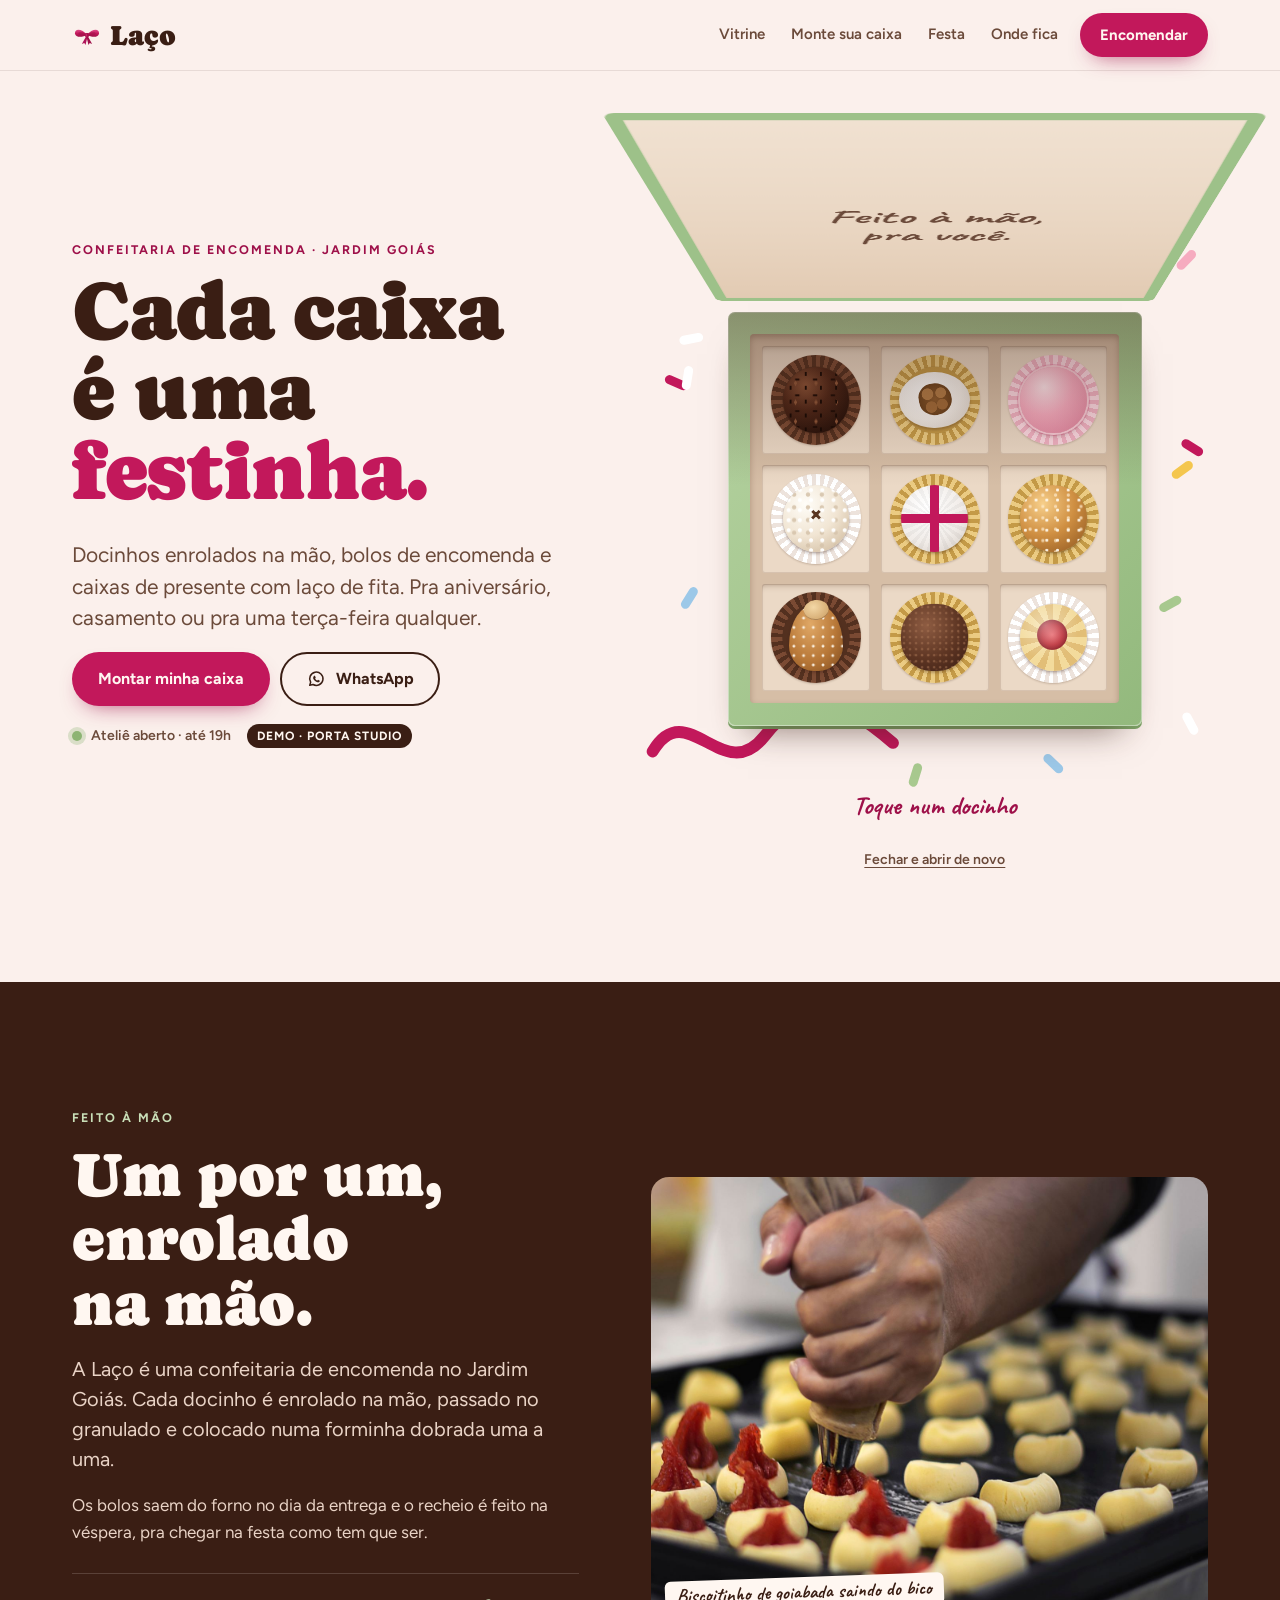
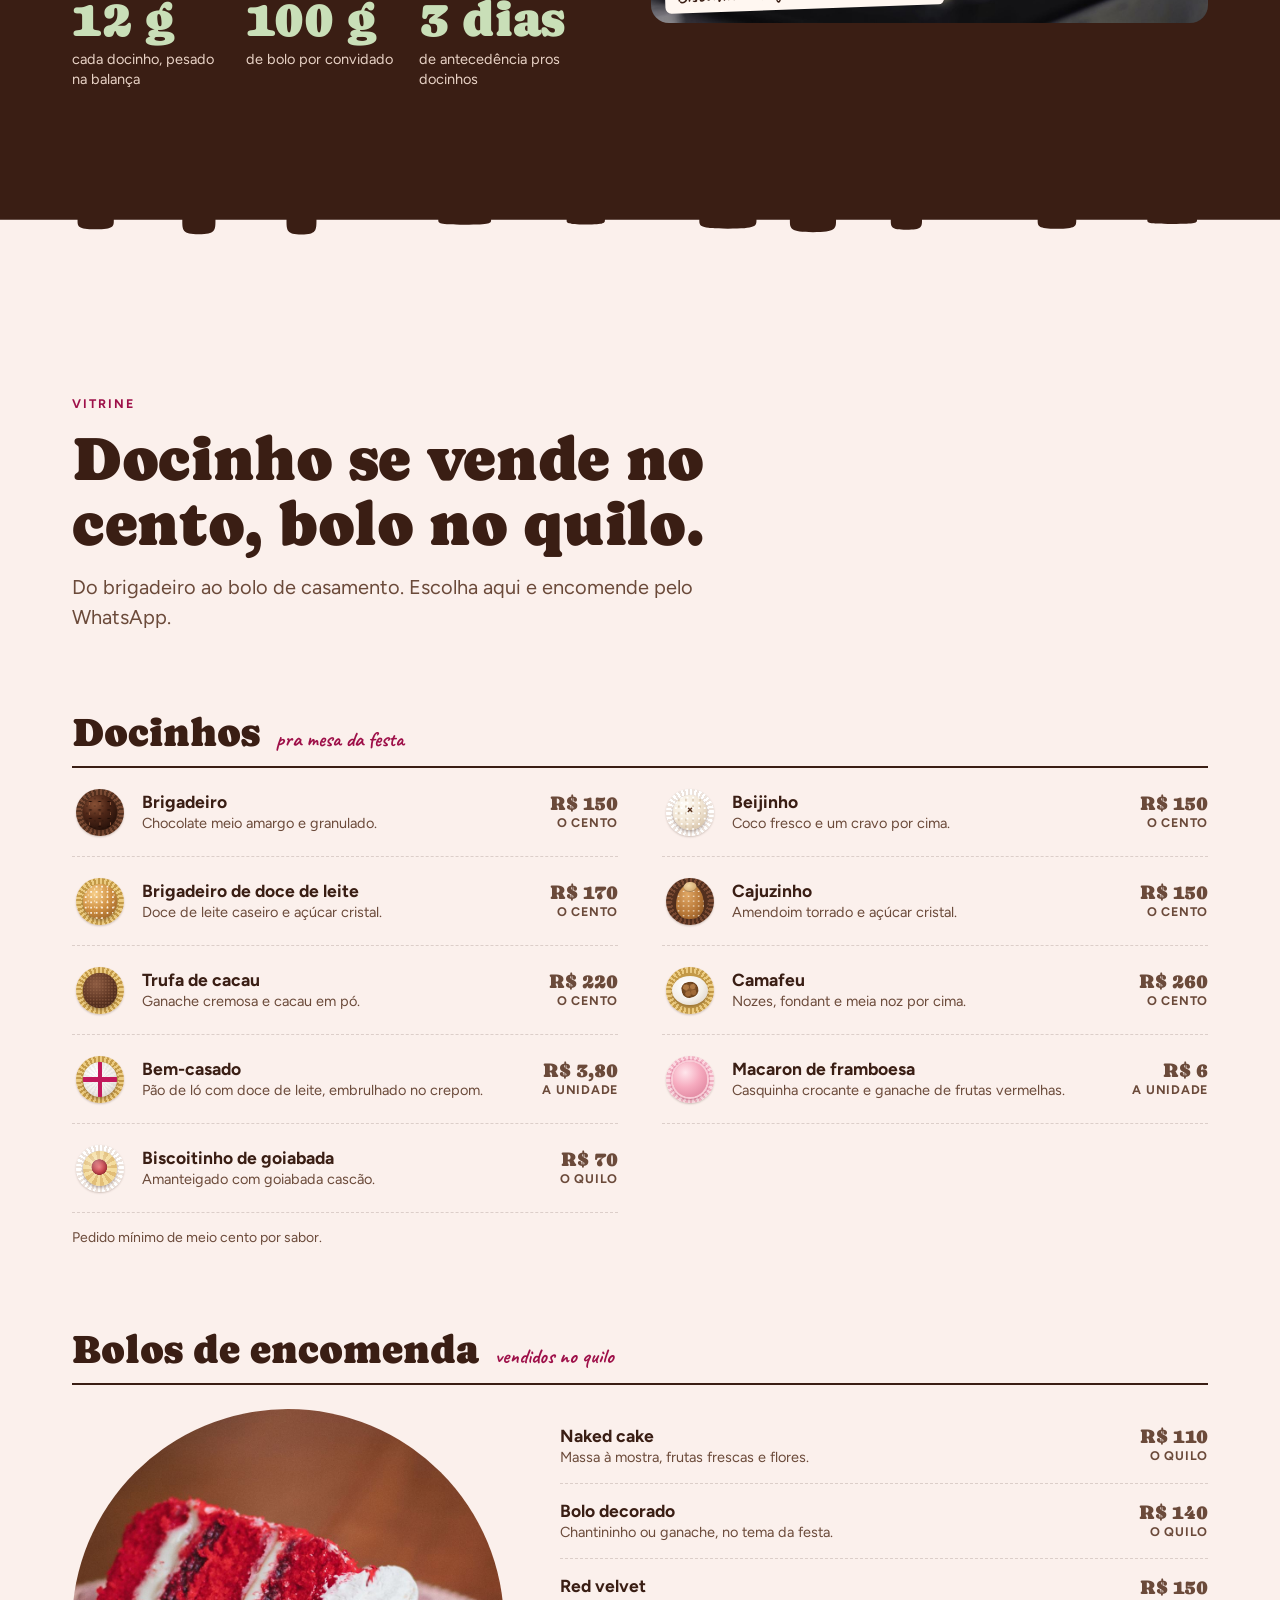
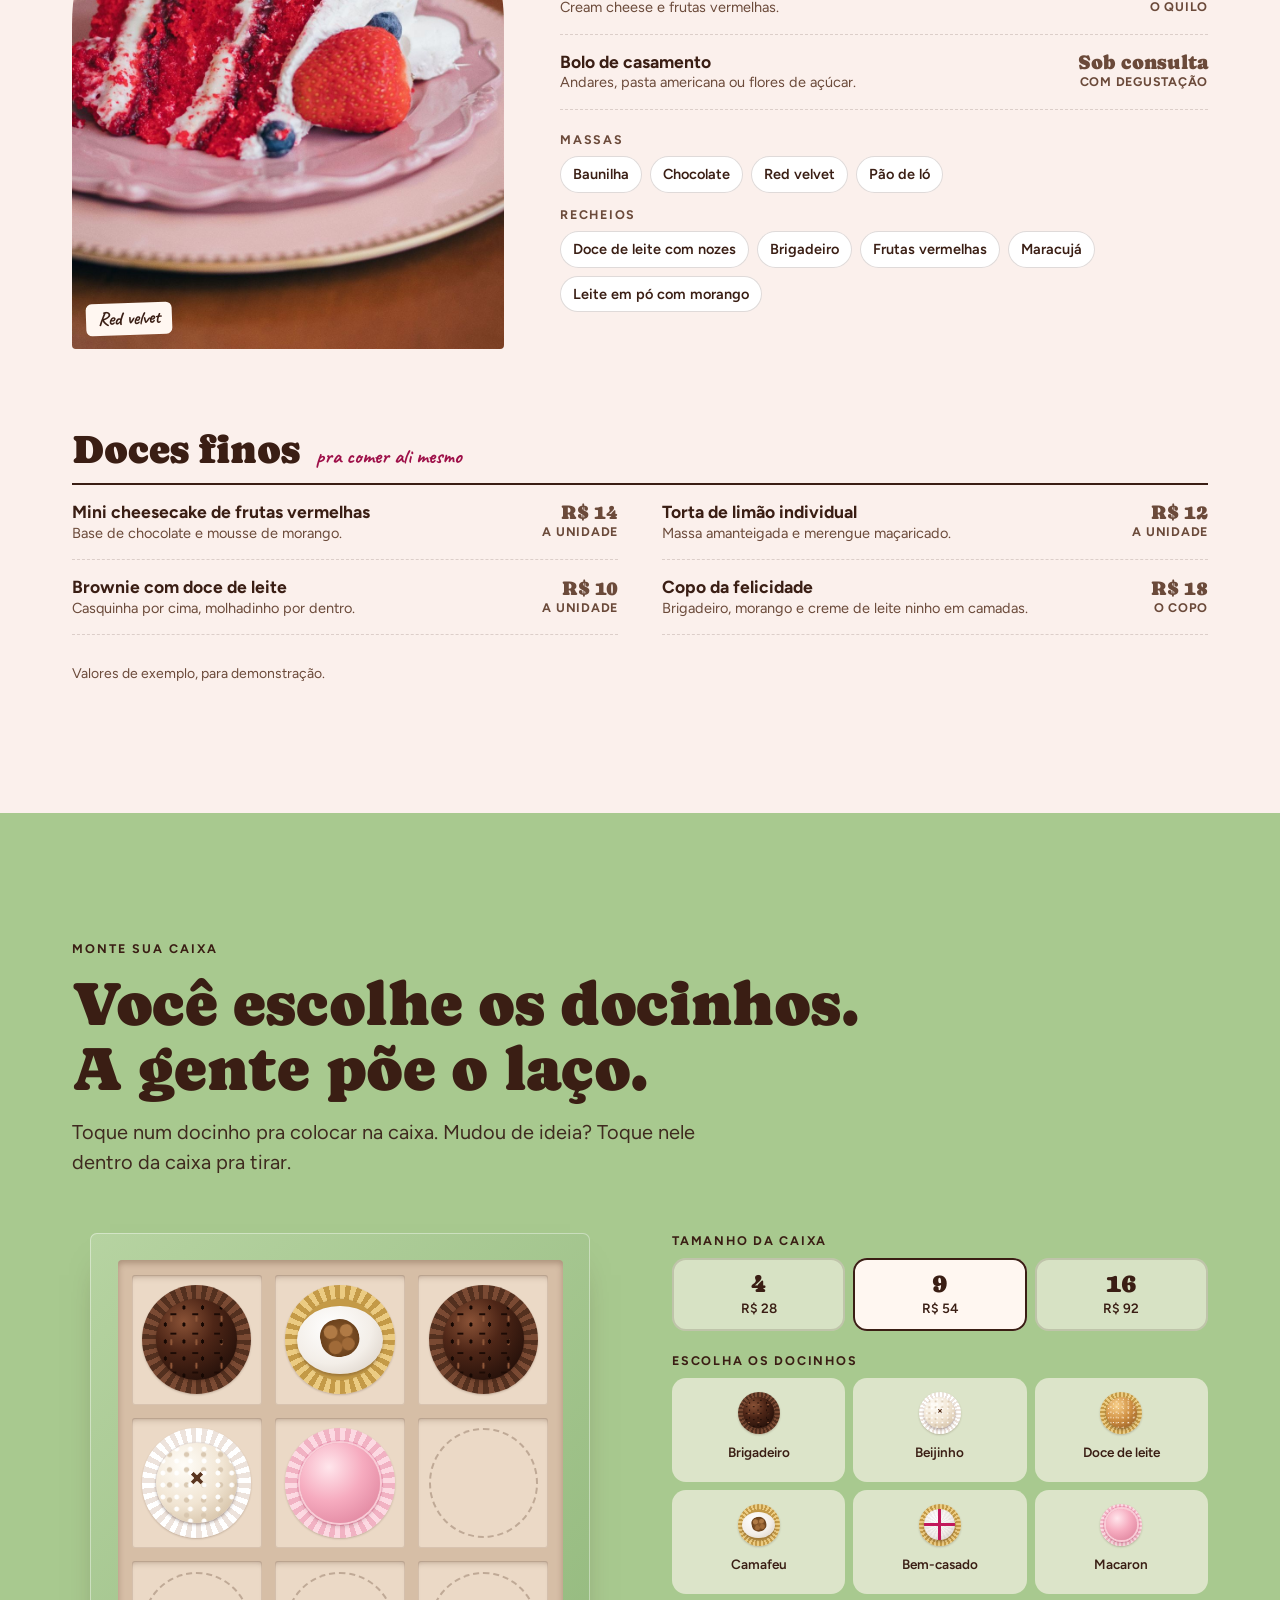
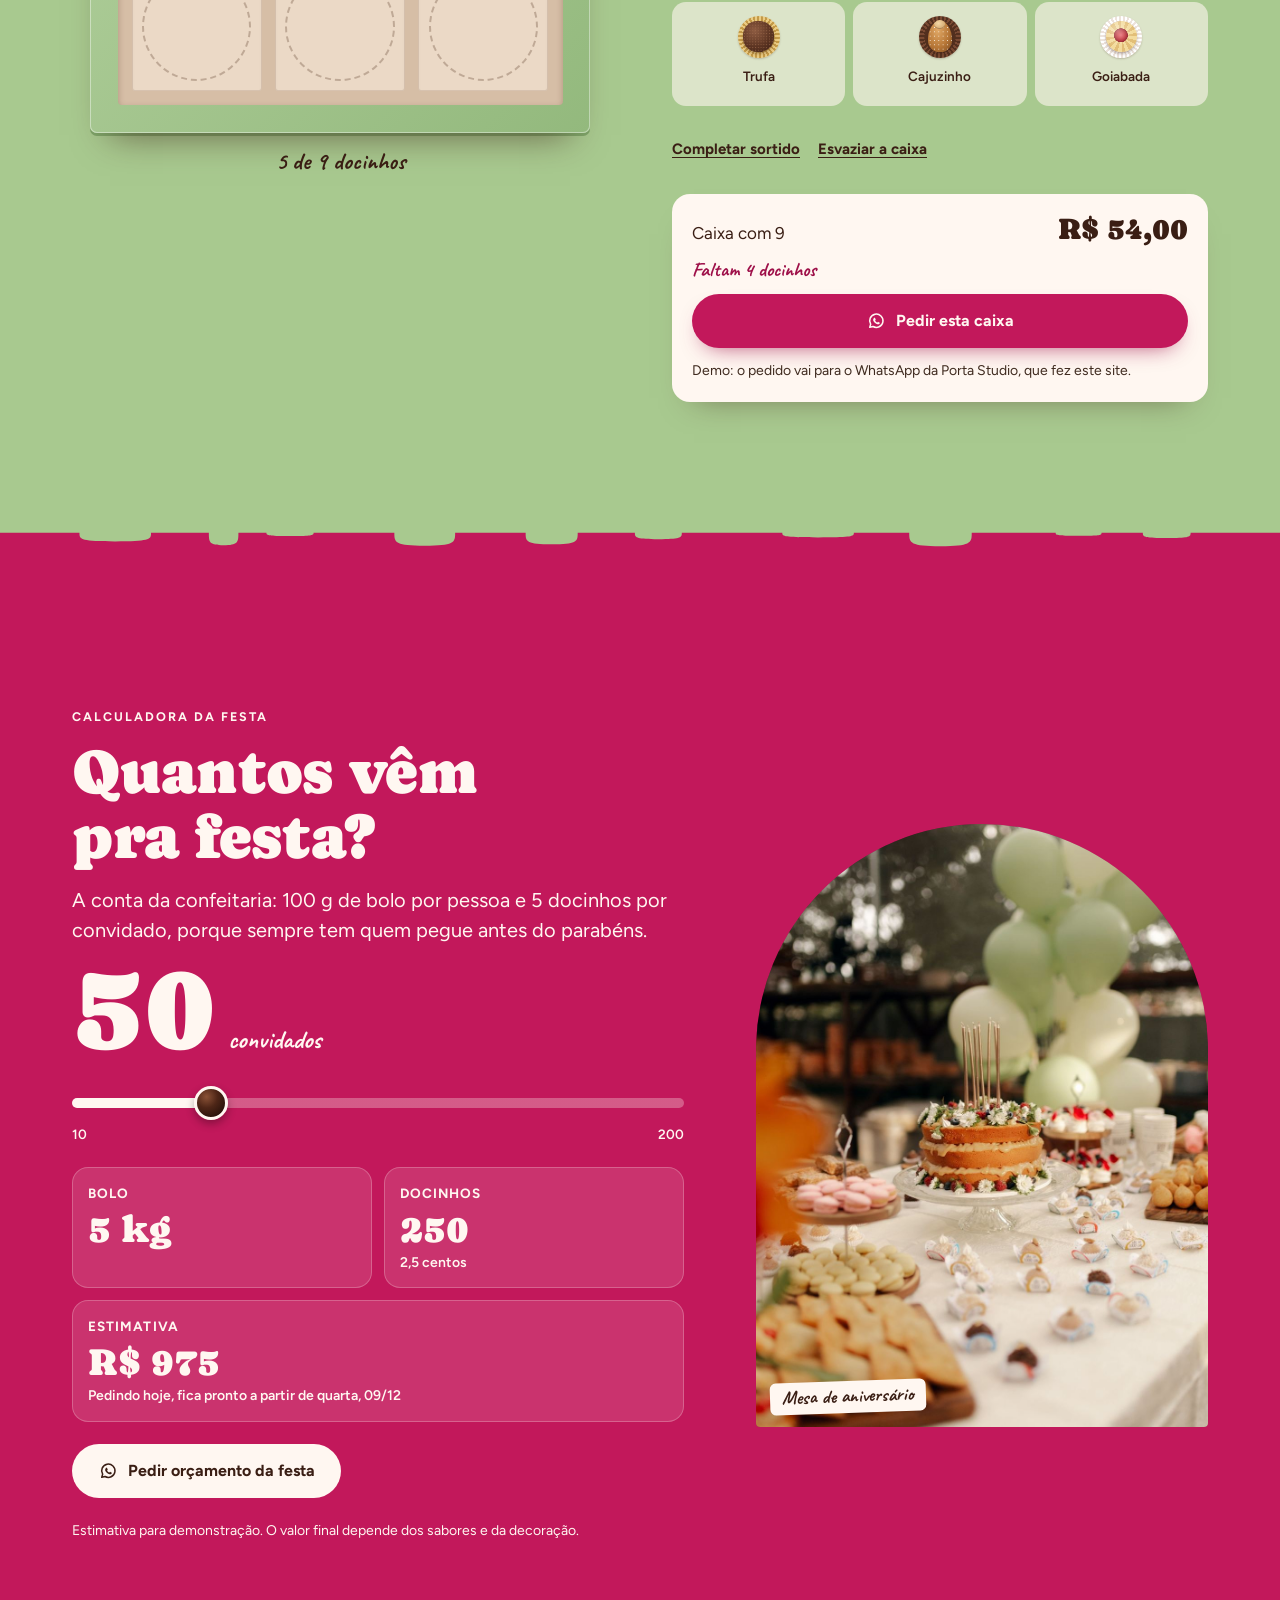
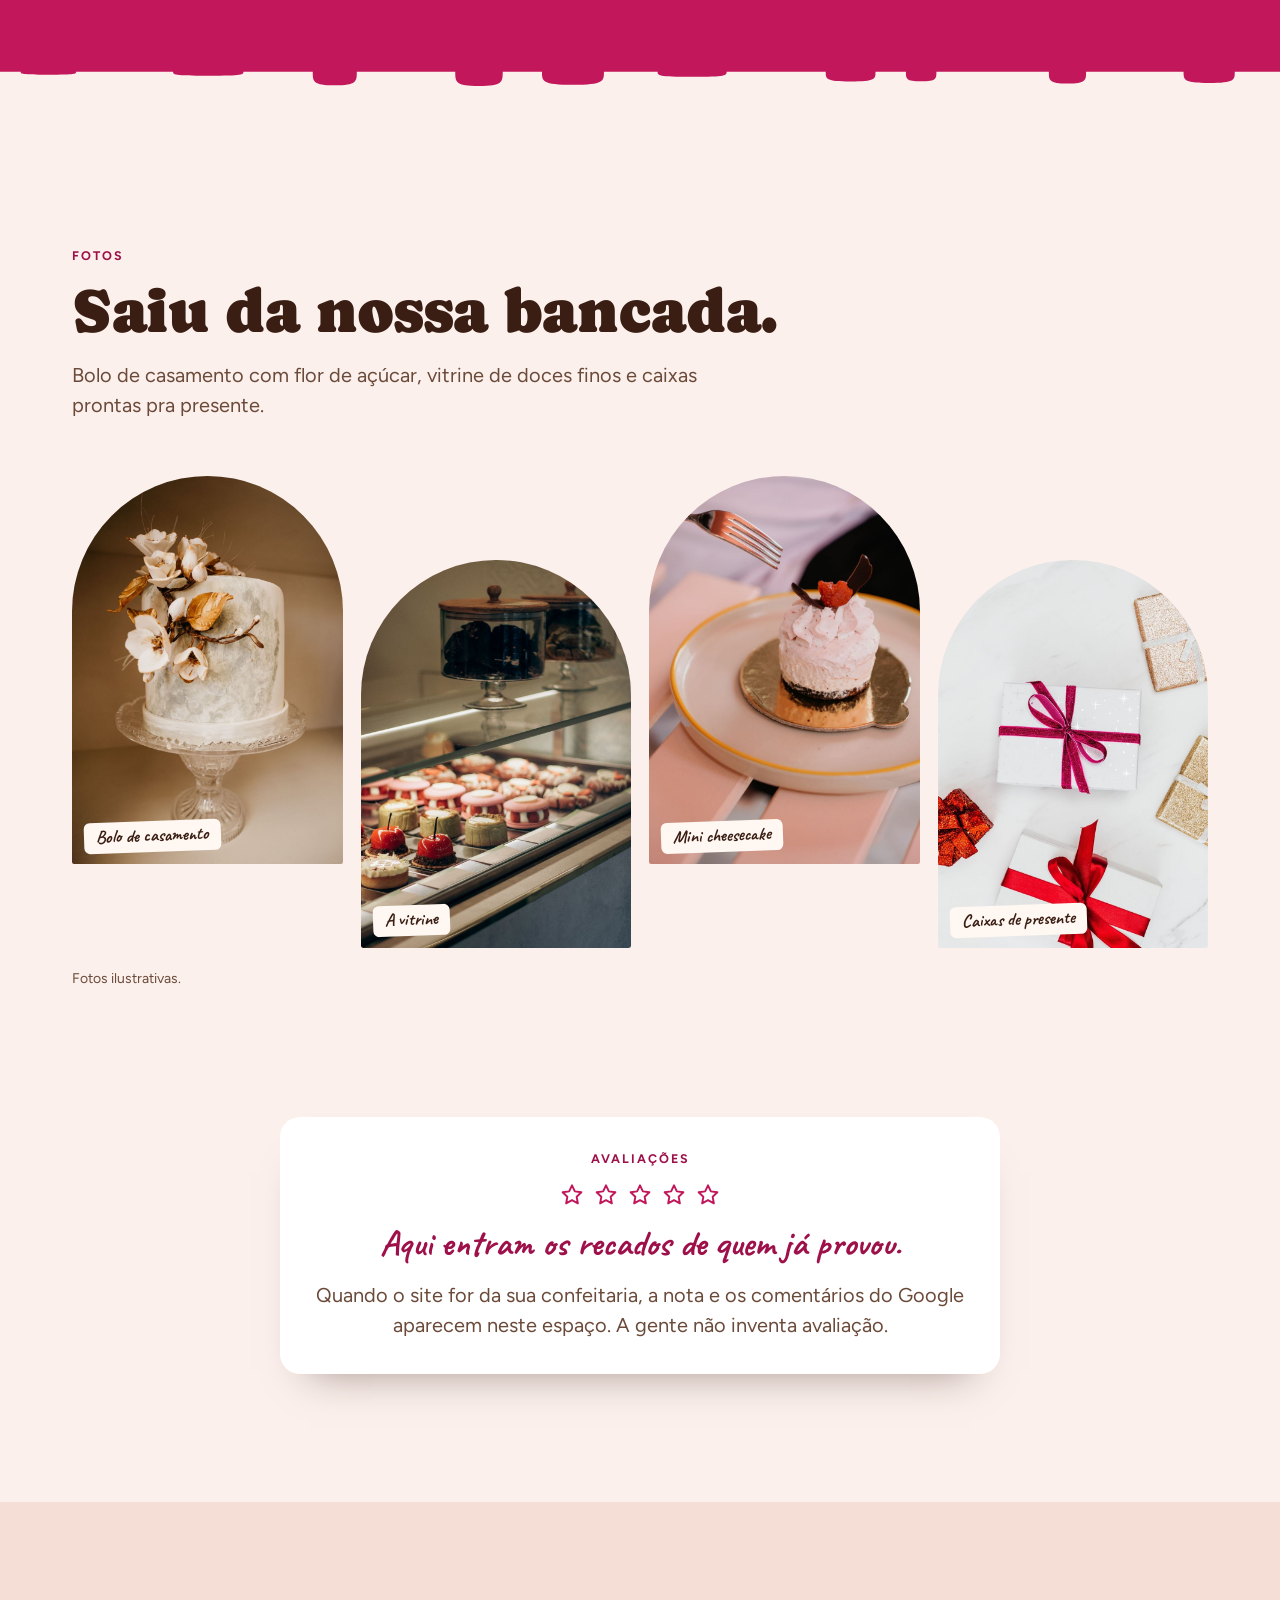
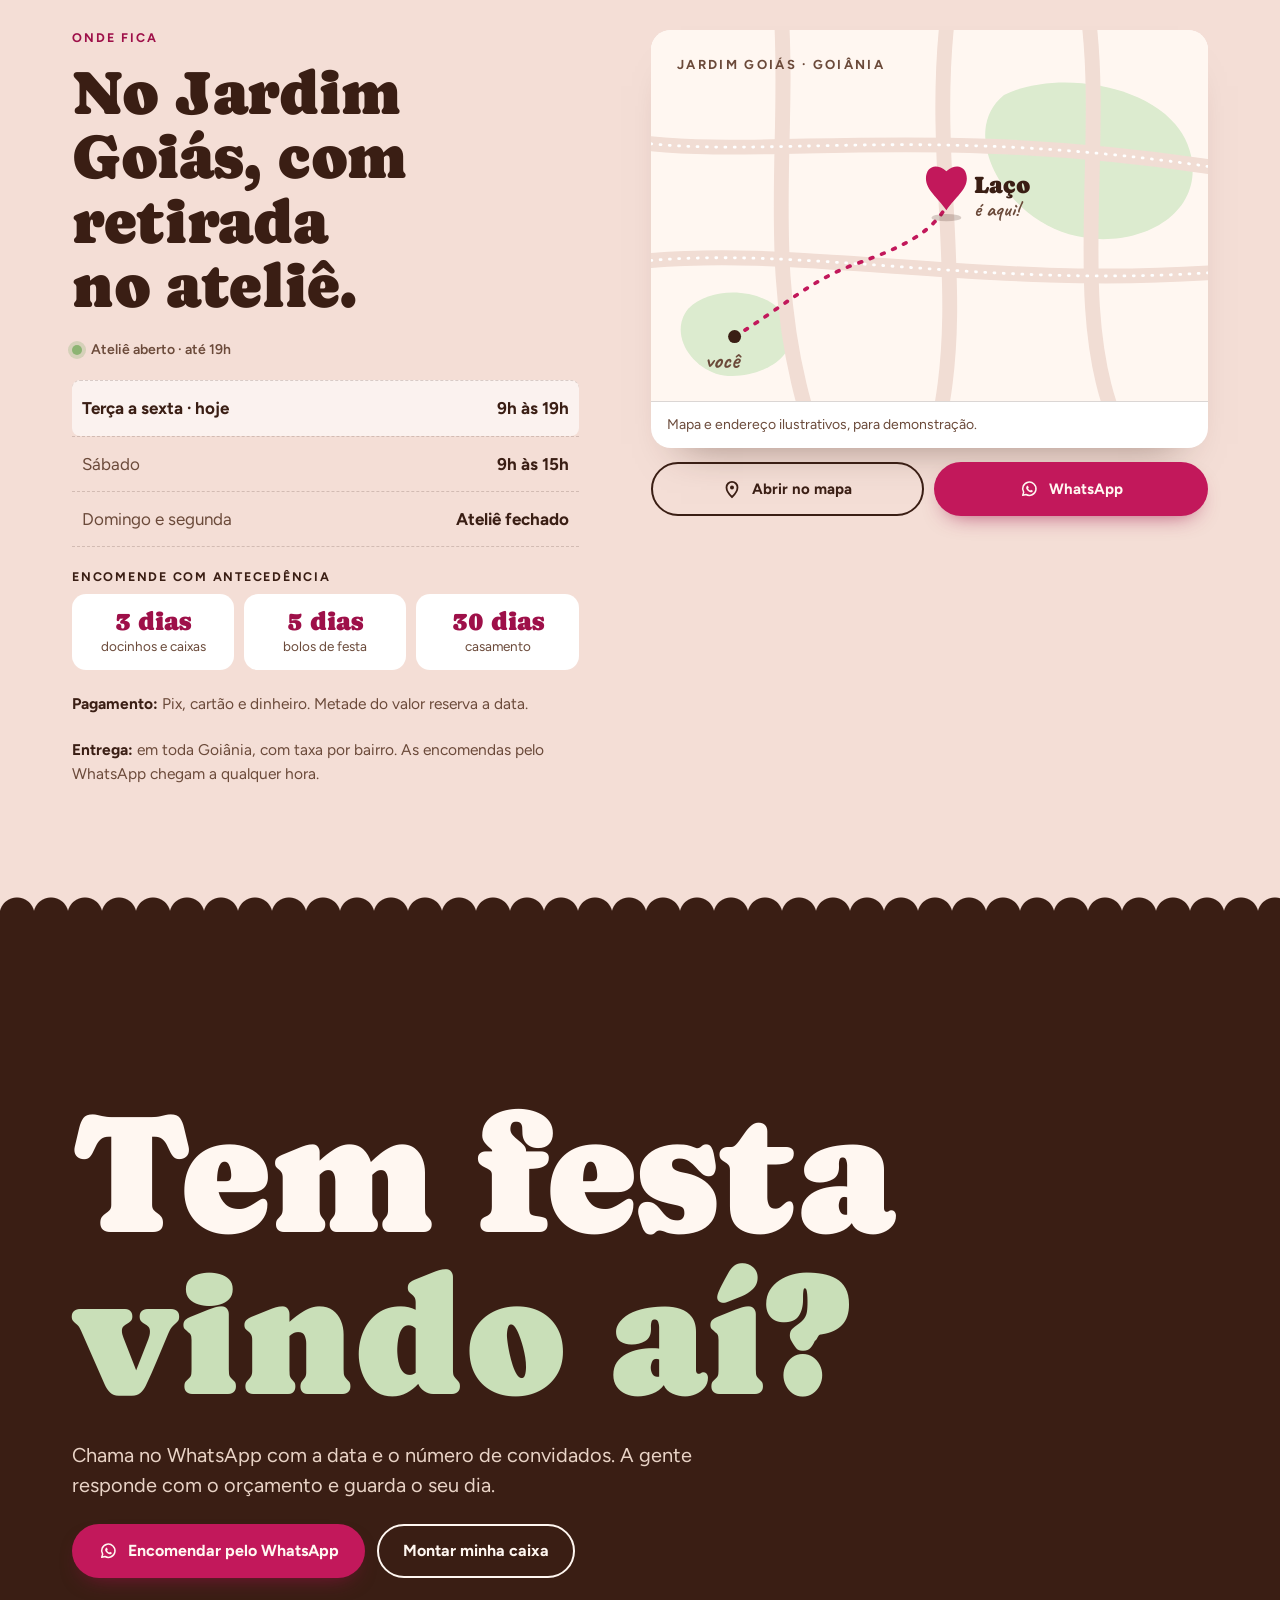
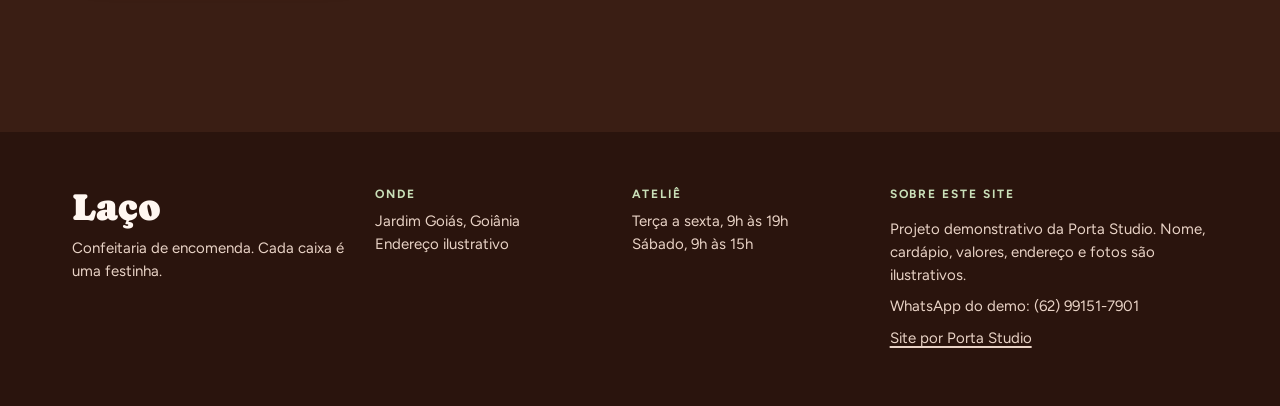
<file: confeitaria/index.html>
<!doctype html>
<html lang="pt-BR">
<head>
<meta charset="utf-8">
<meta name="viewport" content="width=device-width,initial-scale=1,viewport-fit=cover">
<style>:root{color-scheme:light;box-sizing:border-box;padding-top:env(safe-area-inset-top,0px);padding-bottom:env(safe-area-inset-bottom,0px)}html{scroll-padding-top:env(safe-area-inset-top,0px)}body{margin:0;padding:0;font:14px -apple-system,BlinkMacSystemFont,sans-serif;background:#fff;color:#000}img{max-width:100%}[hidden]:not([hidden=until-found i]){display:none!important}</style>
<title>Laço Confeitaria</title>
<meta name="description" content="Confeitaria de encomenda no Jardim Goiás, em Goiânia. Docinhos enrolados na mão, bolos de encomenda e caixas de presente com laço. Projeto demonstrativo da Porta Studio.">
<meta name="theme-color" content="#FBF0EC">
<link rel="icon" href="favicon.svg" type="image/svg+xml">
<meta property="og:type" content="website">
<meta property="og:locale" content="pt_BR">
<meta property="og:site_name" content="Laço Confeitaria">
<meta property="og:title" content="Laço Confeitaria · Jardim Goiás, Goiânia">
<meta property="og:description" content="Cada caixa é uma festinha. Docinhos, bolos de encomenda e caixas de presente pelo WhatsApp.">
<meta property="og:image" content="og.jpg">
<meta property="og:image:width" content="1200">
<meta property="og:image:height" content="630">
<meta name="twitter:card" content="summary_large_image">
<link rel="preconnect" href="https://fonts.googleapis.com">
<link rel="preconnect" href="https://fonts.gstatic.com" crossorigin>
<link rel="stylesheet" href="https://fonts.googleapis.com/css2?family=Caprasimo&family=Caveat:wght@500;700&family=Figtree:ital,wght@0,400..800;1,400..800&display=swap">
<script>
  (function(){var d=document.documentElement;d.lang='pt-BR';d.classList.add('js');
  var calmo=false;try{calmo=matchMedia('(prefers-reduced-motion: reduce)').matches}catch(e){}
  if(calmo)d.classList.add('calmo');})();
</script>
<script type="application/ld+json">
{"@context":"https://schema.org","@type":"Bakery","name":"Laço Confeitaria (projeto demonstrativo)","description":"Confeitaria de encomenda no Jardim Goiás, Goiânia: docinhos, bolos e caixas de presente.","address":{"@type":"PostalAddress","addressLocality":"Goiânia","addressRegion":"GO","addressCountry":"BR"},"areaServed":"Goiânia","priceRange":"R$ 6–150","paymentAccepted":"Pix, cartão, dinheiro","openingHoursSpecification":[{"@type":"OpeningHoursSpecification","dayOfWeek":["Tuesday","Wednesday","Thursday","Friday"],"opens":"09:00","closes":"19:00"},{"@type":"OpeningHoursSpecification","dayOfWeek":"Saturday","opens":"09:00","closes":"15:00"}]}
</script>
<style>
:root{
  /* Layout: a página é uma caixa de presente vista de cima, numa mesa. A caixa abre no topo, as seções escorrem uma na outra como ganache e o cardápio vira uma caixa que a pessoa monta. */
  --seda:#FBF0EC;
  --seda-2:#F4DED6;
  --branco:#FFFFFF;
  --chocolate:#3A1E14;
  --chocolate-2:#6B4A3A;
  --chocolate-3:#2A140D;
  --creme:#FFF7F1;
  --creme-2:#E9D3C6;
  --framboesa:#C2185B;
  --framboesa-2:#9E1049;
  --framboesa-3:#D8357A;
  --pistache:#A8C98F;
  --pistache-2:#8DB473;
  --pistache-3:#C9DFB8;
  --kraft:#EBD9C6;
  --kraft-2:#D6BEA6;
  --ouro:#C9A14E;
  --display:"Caprasimo","Cooper Black",Georgia,serif;
  --sans:"Figtree",system-ui,-apple-system,"Segoe UI",Roboto,Arial,sans-serif;
  --mao:"Caveat","Segoe Print","Bradley Hand",cursive;
  --gut-l:max(20px,env(safe-area-inset-left,0px));
  --gut-r:max(20px,env(safe-area-inset-right,0px));
  --topo-h:62px;
  --ease:cubic-bezier(.2,.8,.2,1);
  --mola:cubic-bezier(.3,1.45,.5,1);
}
@media (min-width:900px){:root{--topo-h:70px;--gut-l:max(32px,env(safe-area-inset-left,0px));--gut-r:max(32px,env(safe-area-inset-right,0px))}}
*,*::before,*::after{box-sizing:border-box}
html{-webkit-text-size-adjust:100%;text-size-adjust:100%;scroll-behavior:smooth;scroll-padding-top:calc(var(--topo-h) + env(safe-area-inset-top,0px) + 8px)}
.calmo{scroll-behavior:auto}
body{margin:0;background:var(--seda);color:var(--chocolate);font:400 17px/1.55 var(--sans);overflow-x:hidden;overflow-x:clip;-webkit-font-smoothing:antialiased}
body::before{content:"";position:fixed;inset:0 0 auto;height:env(safe-area-inset-top,0px);z-index:70;background:var(--seda)}
h1,h2,h3,h4,p,figure,ul,ol,dl,dd,fieldset{margin:0}
ul,ol{padding:0;list-style:none}
fieldset{border:0;padding:0;min-width:0}
legend{padding:0}
img,svg{display:block;max-width:100%}
a{color:inherit;text-underline-offset:.2em;text-decoration-thickness:1.5px}
button,input{font:inherit;color:inherit}
::selection{background:var(--framboesa);color:var(--creme)}
:focus-visible{outline:3px solid var(--foco,var(--framboesa));outline-offset:3px}
.wrap{width:100%;max-width:1200px;margin-inline:auto;padding-left:var(--gut-l);padding-right:var(--gut-r)}
.sr{position:absolute!important;width:1px;height:1px;overflow:hidden;clip:rect(0 0 0 0);clip-path:inset(50%);white-space:nowrap}

/* ===== Cores de cada seção ===== */
.s-seda{background:var(--seda);color:var(--chocolate);--sub:var(--chocolate-2);--rot:var(--framboesa-2);--linha:rgba(58,30,20,.16)}
.s-seda2{background:var(--seda-2);color:var(--chocolate);--sub:var(--chocolate-2);--rot:var(--framboesa-2);--linha:rgba(58,30,20,.18)}
.s-chocolate{background:var(--chocolate);color:var(--creme);--sub:var(--creme-2);--rot:var(--pistache-3);--linha:rgba(255,247,241,.16);--foco:var(--pistache-3)}
.s-pistache{background:var(--pistache);color:var(--chocolate);--sub:#3F2A1F;--rot:var(--chocolate);--linha:rgba(58,30,20,.2)}
.s-framboesa{background:var(--framboesa);color:var(--creme);--sub:var(--creme);--rot:var(--creme);--linha:rgba(255,247,241,.28);--foco:var(--creme)}

.secao{position:relative;padding-block:clamp(80px,10vw,140px)}
.apos-gota{padding-top:calc(clamp(80px,10vw,140px) + clamp(28px,4vw,60px))}
.secao-cab{display:grid;gap:16px;max-width:820px}
.rotulo{font:700 12.5px/1.2 var(--sans);letter-spacing:.16em;text-transform:uppercase;color:var(--rot)}
.tit{font:400 clamp(32px,7.6vw,62px)/1.04 var(--display);letter-spacing:-.005em;text-wrap:balance}
.lede{font-size:clamp(17px,2.1vw,20px);line-height:1.5;color:var(--sub);max-width:34em}
.nota{font-size:14px;color:var(--sub)}
.mao{font-family:var(--mao);font-weight:700}

/* ===== Botões ===== */
.bt{display:inline-flex;align-items:center;justify-content:center;gap:10px;min-height:54px;padding:0 24px;border:2px solid transparent;border-radius:999px;font:700 16px/1.1 var(--sans);text-decoration:none;text-align:center;cursor:pointer;-webkit-tap-highlight-color:transparent;transition:transform .25s var(--mola),background-color .2s,box-shadow .25s}
.bt svg{width:20px;height:20px;flex:none}
.bt:hover{transform:translateY(-2px)}
.bt:active{transform:scale(.95)}
.bt-framboesa{background:var(--framboesa);color:var(--creme);box-shadow:0 10px 22px -12px rgba(158,16,73,.8)}
.bt-framboesa:hover{background:var(--framboesa-2)}
.bt-linha{background:transparent;color:inherit;border-color:currentColor}
.bt-linha:hover{background:rgba(58,30,20,.06)}
.bt-creme{background:var(--creme);color:var(--chocolate)}
.bt-creme:hover{background:var(--branco)}
.s-chocolate .bt-linha:hover,.s-framboesa .bt-linha:hover{background:rgba(255,247,241,.1)}

/* ===== Topo ===== */
.topo{position:fixed;top:0;left:0;right:0;z-index:50;padding-top:env(safe-area-inset-top,0px);background:rgba(251,240,236,.92);-webkit-backdrop-filter:blur(10px);backdrop-filter:blur(10px);box-shadow:0 1px 0 rgba(58,30,20,.1)}
.topo-in{height:var(--topo-h);display:flex;align-items:center;gap:22px}
.marca{display:inline-flex;align-items:center;gap:8px;font:400 28px/1 var(--display);color:var(--chocolate);text-decoration:none}
.marca svg{width:30px;height:22px}
.topo-nav{display:none;gap:26px;margin-left:auto}
.topo-nav a{font-weight:600;font-size:15px;text-decoration:none;color:var(--chocolate-2);transition:color .2s}
.topo-nav a:hover{color:var(--framboesa-2)}
.topo-cta{margin-left:auto;min-height:44px;padding:0 18px;font-size:15px}
@media (min-width:980px){.topo-nav{display:flex}.topo-cta{margin-left:0}}

.status{display:inline-flex;align-items:center;gap:9px;font:600 14px/1.25 var(--sans);color:var(--sub)}
.status i{width:10px;height:10px;border-radius:50%;background:currentColor;opacity:.5;flex:none}
.status.aberto i{background:var(--pistache-2);opacity:1;box-shadow:0 0 0 4px rgba(141,180,115,.3)}
.selo{display:inline-block;padding:6px 10px;border-radius:999px;background:var(--chocolate);color:var(--creme);font:700 12px/1 var(--sans);letter-spacing:.08em;text-transform:uppercase;white-space:nowrap}

/* ===== Abertura: a caixa ===== */
.hero{position:relative;overflow:hidden;padding-top:calc(var(--topo-h) + clamp(22px,4vw,56px));padding-bottom:clamp(56px,8vw,110px)}
.hero-grade{display:grid;gap:22px;grid-template-columns:minmax(0,1fr);grid-template-areas:"topo" "palco" "pe"}
.hero-topo{grid-area:topo;display:grid;gap:14px}
.hero-tit{font:400 clamp(42px,11.4vw,104px)/.98 var(--display);letter-spacing:-.01em;text-wrap:balance}
.hero-tit em{font-style:normal;color:var(--framboesa)}
.hero-palco{grid-area:palco;display:grid;justify-items:center;gap:8px}
.hero-pe{grid-area:pe;display:grid;gap:18px;align-content:start}
.hero-lede{font-size:clamp(17px,4.4vw,21px);line-height:1.5;max-width:30em;color:var(--chocolate-2)}
.ctas{display:flex;flex-wrap:wrap;gap:10px}
.pe-linha{display:flex;flex-wrap:wrap;align-items:center;gap:10px 16px}
.legenda{min-height:1.6em;font:700 clamp(20px,5vw,26px)/1.2 var(--mao);color:var(--framboesa-2);text-align:center}
.reabrir{display:none;min-height:40px;padding:0 14px;border:0;border-radius:999px;background:transparent;color:var(--chocolate-2);font:600 14px/1 var(--sans);text-decoration:underline;text-underline-offset:.2em;cursor:pointer}
.ja-abriu .reabrir{display:inline-block}
@media (min-width:900px){
  .hero{padding-top:calc(var(--topo-h) + 40px)}
  .hero-grade{grid-template-columns:minmax(0,1fr) minmax(0,1.05fr);grid-template-rows:auto auto;grid-template-areas:"topo palco" "pe palco";column-gap:56px;row-gap:28px}
  .hero-topo{align-self:end}
  .hero-palco{align-self:center}
  .hero-tit{font-size:clamp(56px,6.4vw,104px)}
}

/* palco e caixa vistos de cima */
.caixa-palco{--palco:min(calc(100vw - 40px),420px);position:relative;width:var(--palco);aspect-ratio:1/1.2}
@media (min-width:900px){.caixa-palco{--palco:min(44vw,560px)}}
.granulado{position:absolute;inset:0;z-index:0;pointer-events:none}
.granulado i{position:absolute;width:calc(var(--palco) * .016);height:calc(var(--palco) * .042);border-radius:99px;background:var(--c);transform:rotate(var(--r))}
.fita-solta{position:absolute;z-index:0;left:-2%;bottom:0;width:46%;overflow:visible;pointer-events:none}
.caixa{position:absolute;z-index:1;left:13%;top:30%;width:74%;aspect-ratio:1/1;perspective:calc(var(--palco) * 2.2);perspective-origin:50% 20%}
.caixa-fundo{position:absolute;inset:0;z-index:1;padding:5.5%;border-radius:7px;background:linear-gradient(135deg,#B6D3A1,#93B97D);box-shadow:0 22px 34px -20px rgba(58,30,20,.6),0 3px 0 #7EA569,inset 0 0 0 1px rgba(255,255,255,.4)}
.caixa-grade{display:grid;grid-template-columns:repeat(var(--cols,3),minmax(0,1fr));grid-template-rows:repeat(var(--cols,3),minmax(0,1fr));gap:3.2%;height:100%;padding:3.2%;border-radius:4px;background:var(--kraft-2);box-shadow:inset 0 3px 6px rgba(90,60,40,.35)}
.cela{position:relative;display:grid;place-items:center;min-width:0;min-height:0;padding:0;border:0;border-radius:3px;background:var(--kraft);box-shadow:inset 0 0 0 1px rgba(90,60,40,.14),inset 0 6px 7px -6px rgba(90,60,40,.5);cursor:pointer;-webkit-tap-highlight-color:transparent}
.cela .doce{transition:transform .3s var(--mola)}
@media (hover:hover){.cela:hover .doce{transform:scale(1.08)}}
.cela:focus-visible{outline-offset:-3px}
/* forminhas de papel */
.forminha{position:absolute;inset:8%;border-radius:50%;--f1:#FFFFFF;--f2:#EDE3DC;background:radial-gradient(circle,var(--f2) 0 52%,rgba(0,0,0,.05) 53%,transparent 54%),repeating-conic-gradient(var(--f1) 0 6deg,var(--f2) 6deg 12deg);box-shadow:0 1px 2px rgba(58,30,20,.22)}
.f-dourada{--f1:#EBCB82;--f2:#C49A47}
.f-rosa{--f1:#FCD9E2;--f2:#F1B2C3}
.f-marrom{--f1:#7A4A33;--f2:#53301F}
.f-vazia{background:none;box-shadow:none;border:2px dashed rgba(90,60,40,.3)}
/* os docinhos */
.doce{position:relative;z-index:1;display:block;width:var(--d,62%);aspect-ratio:1/1;border-radius:50%;box-shadow:0 2px 3px rgba(58,30,20,.3)}
.doce::after{content:"";position:absolute}
.d-brigadeiro{background:radial-gradient(ellipse 7% 16% at 50% 50%,#160803 88%,transparent 100%) 0 0/23% 21%,radial-gradient(ellipse 16% 7% at 50% 50%,#1D0B05 88%,transparent 100%) 11% 9%/27% 24%,radial-gradient(ellipse 6% 14% at 50% 50%,#8E5638 86%,transparent 100%) 5% 14%/31% 29%,radial-gradient(circle at 34% 28%,#8A5236 0,#4E2617 38%,#26110A 80%)}
.d-beijinho{background:radial-gradient(circle,rgba(255,255,255,.95) 0 22%,transparent 32%) 0 0/17% 15%,radial-gradient(circle,rgba(214,196,172,.9) 0 18%,transparent 28%) 8% 6%/21% 19%,radial-gradient(circle at 34% 28%,#FFFDF8 0,#F1E5D3 50%,#C9B293 100%)}
.d-beijinho::after{left:50%;top:44%;width:17%;height:17%;transform:translate(-50%,-50%) rotate(45deg);border-radius:30%;background:linear-gradient(#5A3520,#5A3520) 50% 50%/26% 100% no-repeat,linear-gradient(#5A3520,#5A3520) 50% 50%/100% 26% no-repeat,radial-gradient(circle,#3B2214 0 30%,transparent 34%)}
.d-docedeleite{background:radial-gradient(circle,rgba(255,250,240,.92) 0 16%,transparent 26%) 0 0/16% 15%,radial-gradient(circle,rgba(255,236,205,.7) 0 14%,transparent 24%) 7% 8%/19% 17%,radial-gradient(circle at 34% 28%,#F7CF8A 0,#CF8F42 48%,#8A531E 100%)}
.d-macaron{background:radial-gradient(circle at 36% 30%,#FFE6EC 0,#F6ABBF 45%,#D97A95 100%);box-shadow:0 0 0 2px #F9CBD6,0 0 0 3px rgba(194,24,91,.2),0 3px 4px rgba(58,30,20,.25)}
.d-camafeu{width:calc(var(--d,62%) * 1.06);aspect-ratio:1.25/1;background:radial-gradient(ellipse at 40% 32%,#FFFFFF 0,#F3EEE8 55%,#D4C9BE 100%)}
.d-camafeu::after{left:50%;top:48%;width:46%;height:56%;transform:translate(-50%,-50%) rotate(-12deg);border-radius:46% 54% 50% 50%;background:radial-gradient(circle at 30% 30%,#B07A45 0 17%,transparent 19%),radial-gradient(circle at 70% 34%,#B07A45 0 16%,transparent 18%),radial-gradient(circle at 34% 72%,#A06A38 0 17%,transparent 19%),radial-gradient(circle at 68% 70%,#A06A38 0 16%,transparent 18%),radial-gradient(ellipse,#8C5A2C,#5E3816)}
.d-bemcasado{background:linear-gradient(90deg,transparent 44%,#C2185B 44% 56%,transparent 56%),linear-gradient(transparent 44%,#C2185B 44% 56%,transparent 56%),repeating-conic-gradient(from 10deg,rgba(0,0,0,.04) 0 8deg,rgba(255,255,255,0) 8deg 16deg),radial-gradient(circle at 38% 32%,#FFFFFF 0,#F1ECE8 58%,#D2C9C1 100%)}
.d-bemcasado::after{left:50%;top:50%;width:40%;height:24%;transform:translate(-50%,-50%);background:radial-gradient(ellipse 34% 46% at 24% 50%,#D8357A 92%,transparent 100%),radial-gradient(ellipse 34% 46% at 76% 50%,#D8357A 92%,transparent 100%),radial-gradient(circle 18% at 50% 50%,#9E1049 92%,transparent 100%)}
.d-trufa{border-radius:46%;background:radial-gradient(circle,rgba(170,118,86,.6) 0 20%,transparent 32%) 0 0/9% 9%,radial-gradient(circle,rgba(120,75,50,.5) 0 18%,transparent 30%) 4% 5%/11% 11%,radial-gradient(circle at 38% 32%,#8E5C42 0,#5C3422 55%,#3A1E14 100%)}
.d-goiabada{background:radial-gradient(circle at 38% 32%,rgba(255,255,255,.4),rgba(255,255,255,0) 55%),radial-gradient(circle at 48% 46%,#E4545A 0,#B8222C 20%,#8E1620 29%,transparent 31%),repeating-conic-gradient(#F3DB9C 0 15deg,#E2BE77 15deg 30deg)}
.d-cajuzinho{width:calc(var(--d,62%) * .8);aspect-ratio:.8/1;border-radius:50% 50% 46% 46%/62% 62% 38% 38%;background:radial-gradient(circle,rgba(255,250,240,.88) 0 16%,transparent 26%) 0 0/18% 14%,radial-gradient(ellipse at 40% 30%,#E0A866 0,#B87838 55%,#7E4A1E 100%)}
.d-cajuzinho::after{left:50%;top:-6%;width:46%;height:30%;transform:translateX(-50%) rotate(-6deg);border-radius:50%;background:radial-gradient(ellipse at 40% 35%,#F3D7A6,#C99A5E);box-shadow:inset 0 -1px 0 rgba(90,50,20,.35)}

/* a tampa, a fita e o laço */
/* sem JavaScript a caixa já aparece aberta; com ele, a tampa fecha e abre em 3D, presa pela dobra de cima */
.tampa,.brilho,.sombra-tampa,.confete{display:none}
.caixa-viva .tampa{display:block;position:absolute;z-index:3;inset:-2.6%;padding:0;border:0;border-radius:9px;background:none;cursor:pointer;transform-origin:50% 0;transform-style:preserve-3d;-webkit-tap-highlight-color:transparent}
.caixa-viva .caixa.aberta .tampa{transform:rotateX(102deg);pointer-events:none}
.tampa:focus-visible{outline-offset:6px}
.tampa-fora,.tampa-dentro{position:absolute;inset:0;border-radius:9px;-webkit-backface-visibility:hidden;backface-visibility:hidden}
.tampa-fora{background:repeating-linear-gradient(115deg,rgba(255,255,255,.07) 0 2px,rgba(255,255,255,0) 2px 7px),linear-gradient(135deg,#BCD8A8,#98BE84);box-shadow:0 18px 28px -16px rgba(58,30,20,.6),inset 0 0 0 1px rgba(255,255,255,.45),inset 0 -4px 0 rgba(0,0,0,.05)}
.tampa-dentro{display:grid;place-items:center;padding:12%;transform:rotateX(180deg);background:linear-gradient(#F1E2D2,#E2CAB2);box-shadow:inset 0 0 0 calc(var(--palco) * .02) #9DC189;color:var(--chocolate-2);font:700 calc(var(--palco) * .075)/1.05 var(--mao);text-align:center}
.caixa-viva .caixa:not(.aberta) .laco{animation:balanca 2.4s ease-in-out .8s infinite}
@keyframes balanca{0%,64%,100%{transform:translate(-50%,-50%) rotate(0deg) scale(1)}74%{transform:translate(-50%,-50%) rotate(-8deg) scale(1.06)}84%{transform:translate(-50%,-50%) rotate(6deg) scale(1.03)}92%{transform:translate(-50%,-50%) rotate(-2deg) scale(1)}}
.caixa.aberta .laco,.caixa.aberta .etiqueta{opacity:0}
.caixa.aberta .fita-v{transform:scaleY(0)}
.caixa.aberta .fita-h{transform:scaleX(0)}
.caixa-viva .sombra-tampa{display:block;position:absolute;z-index:2;left:0;right:0;top:0;height:42%;border-radius:7px 7px 0 0;pointer-events:none;opacity:0;background:linear-gradient(rgba(58,30,20,.36),rgba(58,30,20,0));transition:opacity .6s}
.caixa-viva .caixa.aberta .sombra-tampa{opacity:1}
.caixa-viva .brilho{display:block;position:absolute;z-index:2;inset:0;border-radius:7px;pointer-events:none;opacity:0;background:radial-gradient(circle at 50% 46%,rgba(255,246,222,.95),rgba(255,222,170,.4) 46%,rgba(255,222,170,0) 74%)}
.caixa-viva .confete{display:block;position:absolute;z-index:4;left:-10%;top:-10%;width:120%;height:120%;pointer-events:none}
.fita-v{position:absolute;top:0;bottom:0;left:43%;width:14%;background:linear-gradient(90deg,#9E1049,#D8357A 38%,#C2185B 62%,#9E1049);transform-origin:50% 100%}
.fita-h{position:absolute;left:0;right:0;top:43%;height:14%;background:linear-gradient(#9E1049,#D8357A 38%,#C2185B 62%,#9E1049);transform-origin:100% 50%}
.laco{position:absolute;z-index:2;left:50%;top:50%;width:60%;transform:translate(-50%,-50%);overflow:visible;filter:drop-shadow(0 4px 4px rgba(58,30,20,.3))}
.tampa-marca{position:absolute;left:8%;bottom:7%;font:400 calc(var(--palco) * .085)/1 var(--display);color:#EEF6E7;text-shadow:0 1px 0 rgba(58,30,20,.12)}
.etiqueta{position:absolute;z-index:3;left:57%;top:56%;padding:.35em .9em .35em 1.5em;background:var(--branco);color:var(--chocolate);font:700 calc(var(--palco) * .05)/1 var(--mao);clip-path:polygon(18% 0,100% 0,100% 100%,18% 100%,0 50%);transform:rotate(14deg);transform-origin:0 50%;box-shadow:0 2px 4px rgba(58,30,20,.2)}
.etiqueta::before{content:"";position:absolute;left:12%;top:50%;width:.3em;height:.3em;border-radius:50%;background:var(--kraft-2);transform:translateY(-50%)}

/* ===== Feito à mão ===== */
.gota{position:absolute;left:0;top:calc(100% - 1px);z-index:2;width:100%;height:clamp(44px,7vw,100px);pointer-events:none;transform-origin:50% 0;transform:scaleY(var(--escorre,1))}
.gota path{fill:currentColor}
.tem-gota{z-index:3}
#feito{z-index:5}#caixa{z-index:4}
.g-chocolate{color:var(--chocolate)}.g-pistache{color:var(--pistache)}.g-framboesa{color:var(--framboesa)}
.feito-grade{display:grid;gap:40px}
.feito-txt{display:grid;gap:18px;align-content:center}
.feito-txt>p:not(.rotulo){max-width:32em;color:var(--sub)}
.fatos{display:grid;grid-template-columns:repeat(3,minmax(0,1fr));gap:14px;margin-top:10px;padding-top:20px;border-top:1px solid var(--linha)}
.fatos b{display:block;font:400 clamp(30px,7vw,50px)/1 var(--display);color:var(--pistache-3)}
.fatos span{display:block;margin-top:6px;font-size:14.5px;line-height:1.35;color:var(--sub)}
.feito-foto{position:relative;border-radius:18px;overflow:hidden;aspect-ratio:5/4;background:var(--chocolate-3)}
.feito-foto img{width:100%;height:100%;object-fit:cover}
.tag{position:absolute;left:14px;bottom:14px;padding:5px 12px 6px;border-radius:6px;background:var(--creme);color:var(--chocolate);font:700 19px/1.1 var(--mao);transform:rotate(-2deg)}
@media (min-width:900px){.feito-grade{grid-template-columns:minmax(0,1fr) minmax(0,1.1fr);gap:72px;align-items:center}}

/* ===== Vitrine (cardápio) ===== */
.bloco{margin-top:clamp(48px,7vw,80px)}
.bloco-tit{display:flex;flex-wrap:wrap;align-items:baseline;gap:6px 16px;padding-bottom:14px;border-bottom:2px solid var(--chocolate)}
.bloco-tit h3{font:400 clamp(28px,5.4vw,40px)/1 var(--display)}
.bloco-tit span{font:700 21px/1 var(--mao);color:var(--framboesa-2)}
.docinhos{display:grid;column-gap:44px}
@media (min-width:820px){.docinhos{grid-template-columns:repeat(2,minmax(0,1fr))}}
.doce-item{display:grid;grid-template-columns:56px minmax(0,1fr) auto;align-items:center;gap:14px;padding-block:16px;border-bottom:1px dashed var(--linha)}
.doce-ico{position:relative;display:grid;place-items:center;width:56px;height:56px}
.doce-ico .doce{--d:62%}
.doce-item h4{font:700 17.5px/1.25 var(--sans)}
.doce-item p{font-size:14.5px;line-height:1.4;color:var(--sub)}
.preco-tag{display:grid;justify-items:end;text-align:right}
.preco-tag b{font:400 20px/1 var(--display);white-space:nowrap}
.preco-tag span{font-size:12.5px;font-weight:700;letter-spacing:.06em;text-transform:uppercase;color:var(--sub);white-space:nowrap}
.bloco-nota{margin-top:14px}
.bolos{display:grid;gap:32px;margin-top:24px}
@media (min-width:860px){.bolos{grid-template-columns:minmax(0,.8fr) minmax(0,1.2fr);gap:56px;align-items:start}}
.bolo-foto{position:relative;border-radius:999px 999px 18px 18px;overflow:hidden;aspect-ratio:4/5;background:var(--seda-2)}
.bolo-foto img{width:100%;height:100%;object-fit:cover}
.lista-simples{display:grid}
.linha{display:grid;grid-template-columns:minmax(0,1fr) auto;align-items:center;gap:6px 18px;padding-block:16px;border-bottom:1px dashed var(--linha)}
.linha h4{font:700 17.5px/1.25 var(--sans)}
.linha p{font-size:14.5px;line-height:1.4;color:var(--sub)}
.escolhas{display:grid;gap:16px;margin-top:24px}
.escolhas p{font:700 12.5px/1 var(--sans);letter-spacing:.14em;text-transform:uppercase;color:var(--sub);margin-bottom:10px}
.chips{display:flex;flex-wrap:wrap;gap:8px}
.chips li{padding:7px 13px;border-radius:999px;background:var(--branco);box-shadow:inset 0 0 0 1px var(--linha);font-size:14.5px;font-weight:600}
.finos{display:grid;column-gap:44px}
@media (min-width:820px){.finos{grid-template-columns:repeat(2,minmax(0,1fr))}}

/* ===== Monte sua caixa ===== */
.monte{display:grid;gap:36px;margin-top:clamp(36px,5vw,56px)}
@media (min-width:900px){.monte{grid-template-columns:minmax(0,1fr) minmax(0,1fr);gap:64px;align-items:start}}
.monte-caixa{display:grid;justify-items:center;gap:14px}
.palco-m{--palco:min(calc(100vw - 40px),440px);position:relative;width:var(--palco);aspect-ratio:1/1}
@media (min-width:900px){.palco-m{--palco:min(40vw,500px)}}
.palco-m .caixa{left:0;top:0;width:100%}
.monte-conta{font:700 24px/1.2 var(--mao)}
.monte-lado{display:grid;gap:22px;align-content:start}
.passo-rot{font:700 12.5px/1.2 var(--sans);letter-spacing:.14em;text-transform:uppercase;margin-bottom:10px}
.tamanhos{display:grid;grid-template-columns:repeat(3,minmax(0,1fr));gap:8px}
.tamanhos legend{grid-column:1/-1}
.tamanhos label{position:relative;display:grid;justify-items:center;gap:2px;padding:12px 6px;border-radius:14px;background:rgba(255,247,241,.55);box-shadow:inset 0 0 0 2px rgba(58,30,20,.15);cursor:pointer;transition:background-color .2s,box-shadow .2s}
.tamanhos input{position:absolute;opacity:0;inset:0;margin:0;cursor:pointer}
.tamanhos b{font:400 26px/1 var(--display)}
.tamanhos span{font-size:13.5px;font-weight:600}
.tamanhos label:has(input:checked){background:var(--creme);box-shadow:inset 0 0 0 2px var(--chocolate)}
.tamanhos label:has(input:focus-visible){outline:3px solid var(--framboesa);outline-offset:2px}
.paleta{display:grid;grid-template-columns:repeat(3,minmax(0,1fr));gap:8px}
.paleta button{display:grid;justify-items:center;align-content:start;gap:6px;min-height:104px;padding:10px 6px 12px;border:0;border-radius:14px;background:rgba(255,247,241,.6);font:600 13.5px/1.2 var(--sans);text-align:center;cursor:pointer;-webkit-tap-highlight-color:transparent;transition:transform .2s var(--mola),background-color .2s}
.paleta button:hover{background:var(--creme)}
.paleta button:active{transform:scale(.94)}
.paleta .doce-ico{width:50px;height:50px}
.monte-acoes{display:flex;flex-wrap:wrap;gap:8px 18px}
.link-bt{min-height:44px;padding:0;border:0;background:none;font:700 15px/1 var(--sans);text-decoration:underline;text-underline-offset:.22em;cursor:pointer}
.monte-resumo{display:grid;gap:12px;padding:20px;border-radius:18px;background:var(--creme);box-shadow:0 18px 30px -22px rgba(58,30,20,.5)}
.monte-resumo .linha-total{display:flex;justify-content:space-between;align-items:baseline;gap:12px}
.monte-resumo .linha-total b{font:400 30px/1 var(--display)}
.monte-resumo .falta{font:700 20px/1.2 var(--mao);color:var(--framboesa-2)}

/* ===== Calculadora da festa ===== */
.festa-grade{display:grid;gap:40px}
@media (min-width:900px){.festa-grade{grid-template-columns:minmax(0,1.15fr) minmax(0,.85fr);gap:72px;align-items:center}}
.calc{display:grid;gap:22px;margin-top:8px}
.convidados{display:flex;align-items:baseline;gap:12px}
.convidados output{font:400 clamp(64px,16vw,120px)/.9 var(--display)}
.convidados span{font:700 26px/1 var(--mao)}
.faixa{-webkit-appearance:none;appearance:none;width:100%;height:40px;margin:0;background:transparent;cursor:pointer}
.faixa::-webkit-slider-runnable-track{height:10px;border-radius:999px;background:linear-gradient(90deg,var(--creme) var(--pct,21%),rgba(255,247,241,.3) var(--pct,21%))}
.faixa::-webkit-slider-thumb{-webkit-appearance:none;width:34px;height:34px;margin-top:-12px;border-radius:50%;border:3px solid var(--creme);background:radial-gradient(circle at 34% 28%,#8A5236 0,#4E2617 40%,#26110A 82%);box-shadow:0 4px 8px rgba(0,0,0,.3)}
.faixa::-moz-range-track{height:10px;border-radius:999px;background:rgba(255,247,241,.3)}
.faixa::-moz-range-progress{height:10px;border-radius:999px;background:var(--creme)}
.faixa::-moz-range-thumb{width:28px;height:28px;border-radius:50%;border:3px solid var(--creme);background:radial-gradient(circle at 34% 28%,#8A5236 0,#4E2617 40%,#26110A 82%)}
.faixa-pontas{display:flex;justify-content:space-between;font-size:13.5px;font-weight:600;margin-top:-6px}
.resultado{display:grid;grid-template-columns:repeat(2,minmax(0,1fr));gap:12px}
.resultado div{padding:16px;border-radius:16px;background:rgba(255,247,241,.12);box-shadow:inset 0 0 0 1px rgba(255,247,241,.24)}
.resultado dt{font-size:13.5px;font-weight:700;letter-spacing:.08em;text-transform:uppercase}
.resultado dd{margin-top:6px;font:400 clamp(26px,6vw,38px)/1 var(--display);font-variant-numeric:tabular-nums}
.resultado dd small{display:block;margin-top:6px;font:600 14px/1.3 var(--sans)}
.resultado .largo{grid-column:1/-1}
.festa-foto{position:relative;border-radius:999px 999px 18px 18px;overflow:hidden;aspect-ratio:3/4;background:var(--framboesa-2)}
.festa-foto img{width:100%;height:100%;object-fit:cover;object-position:50% 55%}

/* ===== Fotos ===== */
.galeria{display:grid;grid-template-columns:repeat(2,minmax(0,1fr));gap:12px;margin-top:clamp(36px,5vw,56px)}
.galeria figure{position:relative;aspect-ratio:3/4.3;border-radius:999px 999px 16px 16px;overflow:hidden;background:var(--seda-2)}
.galeria figure:nth-child(even){margin-top:48px}
.galeria img{width:100%;height:100%;object-fit:cover;transition:transform .8s var(--ease)}
@media (hover:hover){.galeria figure:hover img{transform:scale(1.05)}}
.galeria .tag{left:12px;bottom:12px;font-size:18px}
@media (min-width:900px){.galeria{grid-template-columns:repeat(4,minmax(0,1fr));gap:18px}.galeria figure:nth-child(even){margin-top:84px}}

/* ===== Avaliações ===== */
.recado{display:grid;gap:16px;max-width:720px;margin-inline:auto;padding:34px 26px;border-radius:20px;background:var(--branco);text-align:center;box-shadow:0 26px 40px -30px rgba(58,30,20,.5)}
.recado .estrelas{display:flex;justify-content:center;gap:8px;color:var(--framboesa)}
.recado .estrelas svg{width:26px;height:26px}
.recado .mao{font-size:clamp(26px,6vw,36px);line-height:1.1;color:var(--framboesa-2)}
.recado .lede{margin-inline:auto}

/* ===== Onde fica ===== */
.onde-grade{display:grid;gap:44px}
@media (min-width:900px){.onde-grade{grid-template-columns:minmax(0,1fr) minmax(0,1.1fr);gap:72px;align-items:start}}
.onde-info{display:grid;gap:22px;align-content:start}
.horas{display:grid}
.horas div{display:flex;justify-content:space-between;gap:16px;padding:14px 10px;border-top:1px dashed var(--linha)}
.horas div:last-child{border-bottom:1px dashed var(--linha)}
.horas dt{color:var(--sub)}
.horas dd{font-weight:700;text-align:right}
.horas .hoje{border-radius:8px;background:rgba(255,255,255,.6)}
.horas .hoje dt{color:var(--chocolate);font-weight:700}
.horas .hoje dt::after{content:" · hoje"}
.prazos{display:grid;grid-template-columns:repeat(3,minmax(0,1fr));gap:10px}
.prazos li{display:grid;gap:4px;padding:14px 12px;border-radius:14px;background:var(--branco);text-align:center}
.prazos b{font:400 26px/1 var(--display);color:var(--framboesa-2)}
.prazos span{font-size:13.5px;line-height:1.3;color:var(--sub)}
.info-linha{font-size:15.5px;color:var(--sub)}
.info-linha b{color:var(--chocolate)}
.mapa{border-radius:20px;overflow:hidden;background:var(--branco);box-shadow:0 26px 40px -30px rgba(58,30,20,.5)}
.mapa svg{width:100%;height:auto}
.mapa figcaption{padding:12px 16px;font-size:14px;color:var(--sub);border-top:1px solid var(--linha)}
.mapa .rota{stroke-dasharray:3 10;animation:rota 1.4s linear infinite}
@keyframes rota{to{stroke-dashoffset:-26}}
.mapa-ctas{display:grid;grid-template-columns:1fr 1fr;gap:10px;margin-top:14px}
.mapa-ctas .bt{padding:0 12px;font-size:15px}

/* ===== Final ===== */
.final{padding-block:clamp(100px,14vw,190px) clamp(90px,12vw,160px)}
.final::before{content:"";position:absolute;left:0;right:0;top:-17px;height:18px;background:radial-gradient(circle at 50% 100%,var(--chocolate) 0 17px,transparent 18px) 0 0/34px 18px repeat-x}
.final-in{display:grid;gap:24px;justify-items:start}
.final-tit{font:400 clamp(54px,14vw,170px)/.95 var(--display);text-wrap:balance}
.final-tit em{font-style:normal;color:var(--pistache-3)}
.final-ctas{display:flex;flex-wrap:wrap;gap:12px}

/* ===== Rodapé ===== */
.rodape{background:var(--chocolate-3);color:var(--creme);padding-block:56px calc(env(safe-area-inset-bottom,0px) + 110px);--foco:var(--pistache-3)}
.rodape-in{display:grid;gap:30px}
.rodape .marca{color:var(--creme);font-size:38px}
.rodape h3{margin-bottom:10px;font:700 12px/1 var(--sans);letter-spacing:.16em;text-transform:uppercase;color:var(--pistache-3)}
.rodape p{font-size:15px;color:var(--creme-2)}
.rodape .aviso{display:grid;gap:8px}
@media (min-width:900px){.rodape{padding-bottom:calc(env(safe-area-inset-bottom,0px) + 56px)}.rodape-in{grid-template-columns:1.2fr 1fr 1fr 1.4fr}}

/* ===== WhatsApp no celular ===== */
.fab{position:fixed;right:calc(var(--gut-r) - 4px);bottom:calc(env(safe-area-inset-bottom,0px) + 16px);z-index:45;display:flex;align-items:center;gap:10px;min-height:56px;padding:0 20px 0 16px;border-radius:999px;background:var(--framboesa);color:var(--creme);box-shadow:0 14px 28px -12px rgba(158,16,73,.9);font:700 15px/1 var(--sans);text-decoration:none;transform:translateY(180%);visibility:hidden;transition:transform .5s var(--ease),visibility 0s .5s}
.fab svg{width:24px;height:24px}
.fab.on{transform:none;visibility:visible;transition:transform .5s var(--ease),visibility 0s}
@media (min-width:980px){.fab{display:none}}

@media (prefers-reduced-motion:reduce){
  *,*::before,*::after{transition-duration:.01ms!important;animation-duration:.01ms!important;animation-delay:0s!important;animation-iteration-count:1!important}
}
</style>

</head>
<body>
<svg width="0" height="0" style="position:absolute" aria-hidden="true">
  <defs>
    <linearGradient id="g-fita" x1="0" y1="0" x2="0" y2="1"><stop offset="0" stop-color="#E04C8A"/><stop offset=".55" stop-color="#C2185B"/><stop offset="1" stop-color="#9E1049"/></linearGradient>
    <symbol id="i-laco" viewBox="0 0 200 140"><path d="M100 70C70 28 18 22 20 58C22 90 70 86 100 70Z" fill="url(#g-fita)"/><path d="M100 70C130 28 182 22 180 58C178 90 130 86 100 70Z" fill="url(#g-fita)"/><path d="M100 70C80 48 42 42 42 60C42 74 76 78 100 70ZM100 70C120 48 158 42 158 60C158 74 124 78 100 70Z" fill="#8E0E42" opacity=".35"/><path d="M95 76L66 130L82 123L90 136L104 80Z" fill="#B0145A"/><path d="M105 76L134 130L118 123L110 136L96 80Z" fill="#9E1049"/><rect x="86" y="56" width="28" height="28" rx="9" fill="#A8124F"/><rect x="91" y="60" width="9" height="20" rx="4" fill="#D8357A" opacity=".6"/></symbol>
    <symbol id="i-wa" viewBox="0 0 24 24"><path fill="none" stroke="currentColor" stroke-width="1.8" stroke-linejoin="round" d="M4.5 19.5l1.1-3.6A8 8 0 1 1 8.4 18.6z"/><path fill="currentColor" d="M9.3 8.6c.2-.4.4-.4.7-.4h.5c.2 0 .4 0 .5.4l.6 1.5c.1.2 0 .4-.1.6l-.5.6c-.1.1-.1.3 0 .4.5.9 1.3 1.6 2.2 2.1.2.1.3.1.4 0l.6-.6c.2-.2.4-.2.6-.1l1.4.7c.3.1.3.3.3.5 0 .5-.3 1.3-1.1 1.6-.6.2-1.6.2-3.2-.7-1.8-1-3-2.7-3.4-3.6-.4-.8-.3-1.8.5-3z"/></symbol>
    <symbol id="i-estrela" viewBox="0 0 20 20"><path fill="none" stroke="currentColor" stroke-width="1.5" stroke-linejoin="round" d="M10 2.6l2.2 4.6 5 .7-3.6 3.5.9 5-4.5-2.4-4.5 2.4.9-5L2.8 7.9l5-.7z"/></symbol>
    <symbol id="i-pino" viewBox="0 0 20 20"><path fill="none" stroke="currentColor" stroke-width="1.8" d="M10 18s5.5-5.3 5.5-9.6A5.5 5.5 0 0 0 4.5 8.4C4.5 12.7 10 18 10 18z"/><circle cx="10" cy="8.5" r="2" fill="currentColor"/></symbol>
  </defs>
</svg>

<header class="topo">
  <div class="wrap topo-in">
    <a class="marca" href="#inicio"><svg aria-hidden="true"><use href="#i-laco"/></svg>Laço<span class="sr"> Confeitaria, voltar ao início</span></a>
    <nav class="topo-nav" aria-label="Seções">
      <a href="#vitrine">Vitrine</a>
      <a href="#caixa">Monte sua caixa</a>
      <a href="#festa">Festa</a>
      <a href="#onde">Onde fica</a>
    </nav>
    <a class="bt bt-framboesa topo-cta" data-wa href="https://wa.me/5562991517901" target="_blank" rel="noopener">Encomendar</a>
  </div>
</header>

<main>
  <!-- Abertura: a caixa de presente abre -->
  <section class="hero s-seda" id="inicio">
    <div class="wrap hero-grade">
      <div class="hero-topo">
        <p class="rotulo">Confeitaria de encomenda · Jardim Goiás</p>
        <h1 class="hero-tit"><span class="sr">Laço Confeitaria. </span>Cada caixa é uma <em>festinha.</em></h1>
      </div>
      <div class="hero-palco">
        <div class="caixa-palco" data-caixa-hero>
          <div class="granulado" aria-hidden="true"></div>
          <svg class="fita-solta" viewBox="0 0 240 90" aria-hidden="true"><path d="M8 62C40 8 74 96 112 48S180 10 232 54" fill="none" stroke="#C2185B" stroke-width="11" stroke-linecap="round"/></svg>
          <div class="caixa" style="--cols:3">
            <div class="caixa-fundo">
              <div class="caixa-grade" role="group" aria-label="Caixa sortida com nove docinhos">
                <button type="button" class="cela" data-doce="brigadeiro" aria-label="Brigadeiro"><span class="forminha f-marrom"></span><span class="doce d-brigadeiro"></span></button>
                <button type="button" class="cela" data-doce="camafeu" aria-label="Camafeu"><span class="forminha f-dourada"></span><span class="doce d-camafeu"></span></button>
                <button type="button" class="cela" data-doce="macaron" aria-label="Macaron de framboesa"><span class="forminha f-rosa"></span><span class="doce d-macaron"></span></button>
                <button type="button" class="cela" data-doce="beijinho" aria-label="Beijinho"><span class="forminha"></span><span class="doce d-beijinho"></span></button>
                <button type="button" class="cela" data-doce="bemcasado" aria-label="Bem-casado"><span class="forminha f-dourada"></span><span class="doce d-bemcasado"></span></button>
                <button type="button" class="cela" data-doce="docedeleite" aria-label="Brigadeiro de doce de leite"><span class="forminha f-dourada"></span><span class="doce d-docedeleite"></span></button>
                <button type="button" class="cela" data-doce="cajuzinho" aria-label="Cajuzinho"><span class="forminha f-marrom"></span><span class="doce d-cajuzinho"></span></button>
                <button type="button" class="cela" data-doce="trufa" aria-label="Trufa de cacau"><span class="forminha f-dourada"></span><span class="doce d-trufa"></span></button>
                <button type="button" class="cela" data-doce="goiabada" aria-label="Biscoitinho de goiabada"><span class="forminha"></span><span class="doce d-goiabada"></span></button>
              </div>
            </div>
            <span class="sombra-tampa" aria-hidden="true"></span>
            <span class="brilho" aria-hidden="true"></span>
            <button class="tampa" type="button" aria-label="Abrir a caixa">
              <span class="tampa-fora">
                <span class="fita-v"></span><span class="fita-h"></span>
                <span class="tampa-marca">Laço</span>
                <svg class="laco" viewBox="0 0 200 140" aria-hidden="true"><use href="#i-laco"/></svg>
                <span class="etiqueta">pra você</span>
              </span>
              <span class="tampa-dentro" aria-hidden="true"><span>Feito à mão,<br>pra você.</span></span>
            </button>
          </div>
          <canvas class="confete" aria-hidden="true"></canvas>
        </div>
        <p class="legenda" aria-live="polite" data-legenda>Toque num docinho</p>
        <button class="reabrir" type="button" data-reabrir>Fechar e abrir de novo</button>
      </div>
      <div class="hero-pe">
        <p class="hero-lede">Docinhos enrolados na mão, bolos de encomenda e caixas de presente com laço de fita. Pra aniversário, casamento ou pra uma terça-feira qualquer.</p>
        <div class="ctas">
          <a class="bt bt-framboesa" href="#caixa">Montar minha caixa</a>
          <a class="bt bt-linha" data-wa href="https://wa.me/5562991517901" target="_blank" rel="noopener"><svg aria-hidden="true"><use href="#i-wa"/></svg> WhatsApp</a>
        </div>
        <div class="pe-linha"><p class="status" data-status><i></i><span>Terça a sábado, a partir das 9h</span></p><span class="selo">Demo · Porta Studio</span></div>
      </div>
    </div>
  </section>

  <!-- Feito à mão -->
  <section class="secao s-chocolate tem-gota" id="feito">
    <div class="wrap feito-grade">
      <div class="feito-txt">
        <p class="rotulo">Feito à mão</p>
        <h2 class="tit">Um por um, enrolado na mão.</h2>
        <p class="lede">A Laço é uma confeitaria de encomenda no Jardim Goiás. Cada docinho é enrolado na mão, passado no granulado e colocado numa forminha dobrada uma a uma.</p>
        <p>Os bolos saem do forno no dia da entrega e o recheio é feito na véspera, pra chegar na festa como tem que ser.</p>
        <div class="fatos">
          <p><b>12 g</b><span>cada docinho, pesado na balança</span></p>
          <p><b>100 g</b><span>de bolo por convidado</span></p>
          <p><b>3 dias</b><span>de antecedência pros docinhos</span></p>
        </div>
      </div>
      <figure class="feito-foto"><img src="img/maos.jpg" width="1400" height="1120" alt="Mão com saco de confeitar colocando goiabada sobre biscoitinhos amanteigados numa assadeira" loading="lazy" decoding="async"><figcaption class="tag">Biscoitinho de goiabada saindo do bico</figcaption></figure>
    </div>
    <svg class="gota g-chocolate" viewBox="0 0 1200 115" preserveAspectRatio="none" aria-hidden="true" data-semente="7"><path d="M0 0H1200V22H0Z"/></svg>
  </section>

  <!-- Vitrine -->
  <section class="secao apos-gota s-seda" id="vitrine">
    <div class="wrap">
      <div class="secao-cab">
        <p class="rotulo">Vitrine</p>
        <h2 class="tit">Docinho se vende no cento, bolo no quilo.</h2>
        <p class="lede">Do brigadeiro ao bolo de casamento. Escolha aqui e encomende pelo WhatsApp.</p>
      </div>

      <div class="bloco">
        <div class="bloco-tit"><h3>Docinhos</h3><span>pra mesa da festa</span></div>
        <ul class="docinhos">
          <li class="doce-item"><span class="doce-ico" aria-hidden="true"><span class="forminha f-marrom"></span><span class="doce d-brigadeiro"></span></span><div><h4>Brigadeiro</h4><p>Chocolate meio amargo e granulado.</p></div><p class="preco-tag"><b>R$ 150</b><span>o cento</span></p></li>
          <li class="doce-item"><span class="doce-ico" aria-hidden="true"><span class="forminha"></span><span class="doce d-beijinho"></span></span><div><h4>Beijinho</h4><p>Coco fresco e um cravo por cima.</p></div><p class="preco-tag"><b>R$ 150</b><span>o cento</span></p></li>
          <li class="doce-item"><span class="doce-ico" aria-hidden="true"><span class="forminha f-dourada"></span><span class="doce d-docedeleite"></span></span><div><h4>Brigadeiro de doce de leite</h4><p>Doce de leite caseiro e açúcar cristal.</p></div><p class="preco-tag"><b>R$ 170</b><span>o cento</span></p></li>
          <li class="doce-item"><span class="doce-ico" aria-hidden="true"><span class="forminha f-marrom"></span><span class="doce d-cajuzinho"></span></span><div><h4>Cajuzinho</h4><p>Amendoim torrado e açúcar cristal.</p></div><p class="preco-tag"><b>R$ 150</b><span>o cento</span></p></li>
          <li class="doce-item"><span class="doce-ico" aria-hidden="true"><span class="forminha f-dourada"></span><span class="doce d-trufa"></span></span><div><h4>Trufa de cacau</h4><p>Ganache cremosa e cacau em pó.</p></div><p class="preco-tag"><b>R$ 220</b><span>o cento</span></p></li>
          <li class="doce-item"><span class="doce-ico" aria-hidden="true"><span class="forminha f-dourada"></span><span class="doce d-camafeu"></span></span><div><h4>Camafeu</h4><p>Nozes, fondant e meia noz por cima.</p></div><p class="preco-tag"><b>R$ 260</b><span>o cento</span></p></li>
          <li class="doce-item"><span class="doce-ico" aria-hidden="true"><span class="forminha f-dourada"></span><span class="doce d-bemcasado"></span></span><div><h4>Bem-casado</h4><p>Pão de ló com doce de leite, embrulhado no crepom.</p></div><p class="preco-tag"><b>R$ 3,80</b><span>a unidade</span></p></li>
          <li class="doce-item"><span class="doce-ico" aria-hidden="true"><span class="forminha f-rosa"></span><span class="doce d-macaron"></span></span><div><h4>Macaron de framboesa</h4><p>Casquinha crocante e ganache de frutas vermelhas.</p></div><p class="preco-tag"><b>R$ 6</b><span>a unidade</span></p></li>
          <li class="doce-item"><span class="doce-ico" aria-hidden="true"><span class="forminha"></span><span class="doce d-goiabada"></span></span><div><h4>Biscoitinho de goiabada</h4><p>Amanteigado com goiabada cascão.</p></div><p class="preco-tag"><b>R$ 70</b><span>o quilo</span></p></li>
        </ul>
        <p class="nota bloco-nota">Pedido mínimo de meio cento por sabor.</p>
      </div>

      <div class="bloco">
        <div class="bloco-tit"><h3>Bolos de encomenda</h3><span>vendidos no quilo</span></div>
        <div class="bolos">
          <figure class="bolo-foto"><img src="img/fatia.jpg" width="1000" height="1250" alt="Fatia de bolo red velvet com recheio de cream cheese, morango e mirtilo num prato rosa" loading="lazy" decoding="async"><figcaption class="tag">Red velvet</figcaption></figure>
          <div>
            <div class="lista-simples">
              <div class="linha"><div><h4>Naked cake</h4><p>Massa à mostra, frutas frescas e flores.</p></div><p class="preco-tag"><b>R$ 110</b><span>o quilo</span></p></div>
              <div class="linha"><div><h4>Bolo decorado</h4><p>Chantininho ou ganache, no tema da festa.</p></div><p class="preco-tag"><b>R$ 140</b><span>o quilo</span></p></div>
              <div class="linha"><div><h4>Red velvet</h4><p>Cream cheese e frutas vermelhas.</p></div><p class="preco-tag"><b>R$ 150</b><span>o quilo</span></p></div>
              <div class="linha"><div><h4>Bolo de casamento</h4><p>Andares, pasta americana ou flores de açúcar.</p></div><p class="preco-tag"><b>Sob consulta</b><span>com degustação</span></p></div>
            </div>
            <div class="escolhas">
              <div><p>Massas</p><ul class="chips"><li>Baunilha</li><li>Chocolate</li><li>Red velvet</li><li>Pão de ló</li></ul></div>
              <div><p>Recheios</p><ul class="chips"><li>Doce de leite com nozes</li><li>Brigadeiro</li><li>Frutas vermelhas</li><li>Maracujá</li><li>Leite em pó com morango</li></ul></div>
            </div>
          </div>
        </div>
      </div>

      <div class="bloco">
        <div class="bloco-tit"><h3>Doces finos</h3><span>pra comer ali mesmo</span></div>
        <div class="finos">
          <div class="linha"><div><h4>Mini cheesecake de frutas vermelhas</h4><p>Base de chocolate e mousse de morango.</p></div><p class="preco-tag"><b>R$ 14</b><span>a unidade</span></p></div>
          <div class="linha"><div><h4>Torta de limão individual</h4><p>Massa amanteigada e merengue maçaricado.</p></div><p class="preco-tag"><b>R$ 12</b><span>a unidade</span></p></div>
          <div class="linha"><div><h4>Brownie com doce de leite</h4><p>Casquinha por cima, molhadinho por dentro.</p></div><p class="preco-tag"><b>R$ 10</b><span>a unidade</span></p></div>
          <div class="linha"><div><h4>Copo da felicidade</h4><p>Brigadeiro, morango e creme de leite ninho em camadas.</p></div><p class="preco-tag"><b>R$ 18</b><span>o copo</span></p></div>
        </div>
      </div>
      <p class="nota" style="margin-top:28px">Valores de exemplo, para demonstração.</p>
    </div>
  </section>

  <!-- Monte sua caixa -->
  <section class="secao s-pistache tem-gota" id="caixa">
    <div class="wrap">
      <div class="secao-cab">
        <p class="rotulo">Monte sua caixa</p>
        <h2 class="tit">Você escolhe os docinhos. A gente põe o laço.</h2>
        <p class="lede">Toque num docinho pra colocar na caixa. Mudou de ideia? Toque nele dentro da caixa pra tirar.</p>
      </div>
      <div class="monte">
        <div class="monte-caixa">
          <div class="palco-m">
            <div class="caixa"><div class="caixa-fundo"><div class="caixa-grade" data-grade style="--cols:3" role="group" aria-label="Sua caixa"></div></div></div>
          </div>
          <p class="monte-conta" data-conta aria-live="polite">0 de 9 docinhos</p>
        </div>
        <div class="monte-lado">
          <fieldset class="tamanhos">
            <legend class="passo-rot">Tamanho da caixa</legend>
            <label for="tam-4"><input type="radio" name="tam" id="tam-4" value="4"><b>4</b><span>R$ 28</span></label>
            <label for="tam-9"><input type="radio" name="tam" id="tam-9" value="9" checked><b>9</b><span>R$ 54</span></label>
            <label for="tam-16"><input type="radio" name="tam" id="tam-16" value="16"><b>16</b><span>R$ 92</span></label>
          </fieldset>
          <div>
            <p class="passo-rot">Escolha os docinhos</p>
            <div class="paleta">
              <button type="button" data-poe="brigadeiro"><span class="doce-ico" aria-hidden="true"><span class="forminha f-marrom"></span><span class="doce d-brigadeiro"></span></span>Brigadeiro</button>
              <button type="button" data-poe="beijinho"><span class="doce-ico" aria-hidden="true"><span class="forminha"></span><span class="doce d-beijinho"></span></span>Beijinho</button>
              <button type="button" data-poe="docedeleite"><span class="doce-ico" aria-hidden="true"><span class="forminha f-dourada"></span><span class="doce d-docedeleite"></span></span>Doce de leite</button>
              <button type="button" data-poe="camafeu"><span class="doce-ico" aria-hidden="true"><span class="forminha f-dourada"></span><span class="doce d-camafeu"></span></span>Camafeu</button>
              <button type="button" data-poe="bemcasado"><span class="doce-ico" aria-hidden="true"><span class="forminha f-dourada"></span><span class="doce d-bemcasado"></span></span>Bem-casado</button>
              <button type="button" data-poe="macaron"><span class="doce-ico" aria-hidden="true"><span class="forminha f-rosa"></span><span class="doce d-macaron"></span></span>Macaron</button>
              <button type="button" data-poe="trufa"><span class="doce-ico" aria-hidden="true"><span class="forminha f-dourada"></span><span class="doce d-trufa"></span></span>Trufa</button>
              <button type="button" data-poe="cajuzinho"><span class="doce-ico" aria-hidden="true"><span class="forminha f-marrom"></span><span class="doce d-cajuzinho"></span></span>Cajuzinho</button>
              <button type="button" data-poe="goiabada"><span class="doce-ico" aria-hidden="true"><span class="forminha"></span><span class="doce d-goiabada"></span></span>Goiabada</button>
            </div>
          </div>
          <div class="monte-acoes"><button class="link-bt" type="button" data-sortido>Completar sortido</button><button class="link-bt" type="button" data-esvazia>Esvaziar a caixa</button></div>
          <div class="monte-resumo">
            <div class="linha-total"><span>Caixa com <span data-tam-txt>9</span></span><b data-preco-caixa>R$ 54,00</b></div>
            <p class="falta" data-falta>Faltam 9 docinhos</p>
            <a class="bt bt-framboesa" data-wa-caixa href="https://wa.me/5562991517901" target="_blank" rel="noopener"><svg aria-hidden="true"><use href="#i-wa"/></svg> Pedir esta caixa</a>
            <p class="nota">Demo: o pedido vai para o WhatsApp da Porta Studio, que fez este site.</p>
          </div>
        </div>
      </div>
    </div>
    <svg class="gota g-pistache" viewBox="0 0 1200 115" preserveAspectRatio="none" aria-hidden="true" data-semente="31"><path d="M0 0H1200V22H0Z"/></svg>
  </section>

  <!-- Calculadora da festa -->
  <section class="secao apos-gota s-framboesa tem-gota" id="festa">
    <div class="wrap festa-grade">
      <div>
        <div class="secao-cab">
          <p class="rotulo">Calculadora da festa</p>
          <h2 class="tit">Quantos vêm pra festa?</h2>
          <p class="lede">A conta da confeitaria: 100 g de bolo por pessoa e 5 docinhos por convidado, porque sempre tem quem pegue antes do parabéns.</p>
        </div>
        <div class="calc">
          <label class="convidados" for="convidados"><output data-conv>50</output><span>convidados</span></label>
          <div>
            <input class="faixa" type="range" id="convidados" min="10" max="200" step="5" value="50" aria-describedby="festa-resultado">
            <div class="faixa-pontas" aria-hidden="true"><span>10</span><span>200</span></div>
          </div>
          <dl class="resultado" id="festa-resultado" aria-live="polite">
            <div><dt>Bolo</dt><dd data-kg>5 kg</dd></div>
            <div><dt>Docinhos</dt><dd data-docs>250<small>2 centos e meio</small></dd></div>
            <div class="largo"><dt>Estimativa</dt><dd data-est>R$ 975<small>Pedindo hoje, fica pronto a partir de 5 dias</small></dd></div>
          </dl>
          <div class="ctas"><a class="bt bt-creme" data-wa-festa href="https://wa.me/5562991517901" target="_blank" rel="noopener"><svg aria-hidden="true"><use href="#i-wa"/></svg> Pedir orçamento da festa</a></div>
          <p class="nota">Estimativa para demonstração. O valor final depende dos sabores e da decoração.</p>
        </div>
      </div>
      <figure class="festa-foto"><img src="img/festa.jpg" width="1000" height="1500" alt="Mesa de festa com naked cake de velas altas, macarons, docinhos em forminhas e balões verdes ao fundo" loading="lazy" decoding="async"><figcaption class="tag">Mesa de aniversário</figcaption></figure>
    </div>
    <svg class="gota g-framboesa" viewBox="0 0 1200 115" preserveAspectRatio="none" aria-hidden="true" data-semente="58"><path d="M0 0H1200V22H0Z"/></svg>
  </section>

  <!-- Fotos -->
  <section class="secao apos-gota s-seda" id="fotos">
    <div class="wrap">
      <div class="secao-cab">
        <p class="rotulo">Fotos</p>
        <h2 class="tit">Saiu da nossa bancada.</h2>
        <p class="lede">Bolo de casamento com flor de açúcar, vitrine de doces finos e caixas prontas pra presente.</p>
      </div>
      <div class="galeria">
        <figure><img src="img/casamento.jpg" width="900" height="1350" alt="Bolo de casamento branco com flores de açúcar e folhas douradas num prato de cristal" loading="lazy" decoding="async"><figcaption class="tag">Bolo de casamento</figcaption></figure>
        <figure><img src="img/vitrine.jpg" width="900" height="1350" alt="Vitrine com doces finos, macarons gigantes e cerejas de chocolate, e potes de vidro com cookies" loading="lazy" decoding="async"><figcaption class="tag">A vitrine</figcaption></figure>
        <figure><img src="img/cheesecake.jpg" width="800" height="1152" alt="Mini cheesecake de morango com lascas de chocolate num prato, com um garfo chegando" loading="lazy" decoding="async"><figcaption class="tag">Mini cheesecake</figcaption></figure>
        <figure><img src="img/presentes.jpg" width="900" height="1350" alt="Caixas de presente brancas com laços de fita rosa e vermelha sobre mármore" loading="lazy" decoding="async"><figcaption class="tag">Caixas de presente</figcaption></figure>
      </div>
      <p class="nota" style="margin-top:20px">Fotos ilustrativas.</p>
    </div>
  </section>

  <!-- Avaliações -->
  <section class="secao s-seda" id="avaliacoes" style="padding-top:0">
    <div class="wrap">
      <div class="recado">
        <p class="rotulo">Avaliações</p>
        <div class="estrelas" aria-hidden="true"><svg><use href="#i-estrela"/></svg><svg><use href="#i-estrela"/></svg><svg><use href="#i-estrela"/></svg><svg><use href="#i-estrela"/></svg><svg><use href="#i-estrela"/></svg></div>
        <h2 class="mao">Aqui entram os recados de quem já provou.</h2>
        <p class="lede">Quando o site for da sua confeitaria, a nota e os comentários do Google aparecem neste espaço. A gente não inventa avaliação.</p>
      </div>
    </div>
  </section>

  <!-- Onde fica -->
  <section class="secao s-seda2" id="onde">
    <div class="wrap onde-grade">
      <div class="onde-info">
        <div class="secao-cab">
          <p class="rotulo">Onde fica</p>
          <h2 class="tit">No Jardim Goiás, com retirada no ateliê.</h2>
        </div>
        <p class="status" data-status><i></i><span>Terça a sábado, a partir das 9h</span></p>
        <dl class="horas">
          <div data-dias="2 3 4 5"><dt>Terça a sexta</dt><dd>9h às 19h</dd></div>
          <div data-dias="6"><dt>Sábado</dt><dd>9h às 15h</dd></div>
          <div data-dias="0 1"><dt>Domingo e segunda</dt><dd>Ateliê fechado</dd></div>
        </dl>
        <div>
          <p class="passo-rot">Encomende com antecedência</p>
          <ul class="prazos">
            <li><b>3 dias</b><span>docinhos e caixas</span></li>
            <li><b>5 dias</b><span>bolos de festa</span></li>
            <li><b>30 dias</b><span>casamento</span></li>
          </ul>
        </div>
        <p class="info-linha"><b>Pagamento:</b> Pix, cartão e dinheiro. Metade do valor reserva a data.</p>
        <p class="info-linha"><b>Entrega:</b> em toda Goiânia, com taxa por bairro. As encomendas pelo WhatsApp chegam a qualquer hora.</p>
      </div>
      <div>
        <figure class="mapa">
          <svg viewBox="0 0 600 400" role="img" aria-label="Mapa ilustrativo do Jardim Goiás com a localização da Laço">
            <rect width="600" height="400" fill="#FFF7F1"/>
            <path d="M380 70C440 40 560 60 580 130C600 200 520 240 450 220C380 200 330 110 380 70Z" fill="#DCEBCF"/>
            <path d="M40 300C70 270 140 280 150 320C160 360 100 380 70 370C40 360 20 325 40 300Z" fill="#DCEBCF"/>
            <g fill="none" stroke="#F1DDD4" stroke-width="16" stroke-linecap="round">
              <path d="M-20 120C120 140 300 100 620 150"/><path d="M-20 250C160 230 360 280 620 260"/>
              <path d="M140 -20C150 120 120 260 170 420"/><path d="M320 -20C300 140 340 280 310 420"/><path d="M470 -20C490 120 450 300 500 420"/>
            </g>
            <g fill="none" stroke="#FFFFFF" stroke-width="3" stroke-linecap="round" stroke-dasharray="1 9">
              <path d="M-20 120C120 140 300 100 620 150"/><path d="M-20 250C160 230 360 280 620 260"/>
            </g>
            <path class="rota" d="M90 330C140 300 170 270 220 252S300 220 318 190" fill="none" stroke="#C2185B" stroke-width="4" stroke-linecap="round"/>
            <circle cx="90" cy="330" r="7" fill="#3A1E14"/>
            <text x="58" y="364" fill="#6B4A3A" font-family="Caveat, Segoe Print, cursive" font-size="26" font-weight="700">você</text>
            <g transform="translate(318 168)">
              <path d="M0 26C-10 12 -22 4 -22 -8C-22 -20 -12 -26 0 -16C12 -26 22 -20 22 -8C22 4 10 12 0 26Z" fill="#C2185B"/>
              <ellipse cx="0" cy="34" rx="16" ry="4" fill="#3A1E14" opacity=".2"/>
            </g>
            <text x="348" y="176" fill="#3A1E14" font-family="Caprasimo, Georgia, serif" font-size="26">Laço</text>
            <text x="348" y="200" fill="#6B4A3A" font-family="Caveat, Segoe Print, cursive" font-size="22" font-weight="700">é aqui!</text>
            <text x="28" y="42" fill="#6B4A3A" font-family="Figtree, Arial, sans-serif" font-size="14" font-weight="700" letter-spacing="2.5">JARDIM GOIÁS · GOIÂNIA</text>
          </svg>
          <figcaption>Mapa e endereço ilustrativos, para demonstração.</figcaption>
        </figure>
        <div class="mapa-ctas">
          <a class="bt bt-linha" href="https://www.google.com/maps/search/?api=1&amp;query=Jardim%20Goi%C3%A1s%2C%20Goi%C3%A2nia%20-%20GO" target="_blank" rel="noopener"><svg aria-hidden="true"><use href="#i-pino"/></svg> Abrir no mapa</a>
          <a class="bt bt-framboesa" data-wa href="https://wa.me/5562991517901" target="_blank" rel="noopener"><svg aria-hidden="true"><use href="#i-wa"/></svg> WhatsApp</a>
        </div>
      </div>
    </div>
  </section>

  <!-- Final -->
  <section class="secao s-chocolate final">
    <div class="wrap final-in">
      <h2 class="final-tit">Tem festa <em>vindo aí?</em></h2>
      <p class="lede">Chama no WhatsApp com a data e o número de convidados. A gente responde com o orçamento e guarda o seu dia.</p>
      <div class="final-ctas">
        <a class="bt bt-framboesa" data-wa href="https://wa.me/5562991517901" target="_blank" rel="noopener"><svg aria-hidden="true"><use href="#i-wa"/></svg> Encomendar pelo WhatsApp</a>
        <a class="bt bt-linha" href="#caixa">Montar minha caixa</a>
      </div>
    </div>
  </section>
</main>

<footer class="rodape">
  <div class="wrap rodape-in">
    <div><p class="marca">Laço</p><p style="margin-top:10px">Confeitaria de encomenda. Cada caixa é uma festinha.</p></div>
    <div><h3>Onde</h3><p>Jardim Goiás, Goiânia</p><p>Endereço ilustrativo</p></div>
    <div><h3>Ateliê</h3><p>Terça a sexta, 9h às 19h</p><p>Sábado, 9h às 15h</p></div>
    <div class="aviso"><h3>Sobre este site</h3><p>Projeto demonstrativo da Porta Studio. Nome, cardápio, valores, endereço e fotos são ilustrativos.</p><p>WhatsApp do demo: (62) 99151-7901</p><p><a data-wa href="https://wa.me/5562991517901" target="_blank" rel="noopener">Site por Porta Studio</a></p></div>
  </div>
</footer>

<a class="fab" data-wa href="https://wa.me/5562991517901" target="_blank" rel="noopener"><svg aria-hidden="true"><use href="#i-wa"/></svg> Encomendar</a>

<script>
(function(){
  var root=document.documentElement, calmo=root.classList.contains('calmo');
  var $=function(s,c){return (c||document).querySelector(s)};
  var $$=function(s,c){return Array.prototype.slice.call((c||document).querySelectorAll(s))};
  var cl=function(v){return v<0?0:v>1?1:v};
  var brl=new Intl.NumberFormat('pt-BR',{style:'currency',currency:'BRL'});
  var brl0=new Intl.NumberFormat('pt-BR',{style:'currency',currency:'BRL',minimumFractionDigits:0,maximumFractionDigits:0});

  /* WhatsApp: no demo, tudo vai para a Porta Studio */
  var WA='https://wa.me/5562991517901', MSG='Olá! Vi o demo da Laço Confeitaria e quero um site assim.';
  var linkWa=function(t){return WA+'?text='+encodeURIComponent(t)};
  $$('[data-wa]').forEach(function(a){a.href=linkWa(MSG)});

  var DOCES={
    brigadeiro:{nome:'Brigadeiro',desc:'chocolate meio amargo e granulado',f:'f-marrom'},
    beijinho:{nome:'Beijinho',desc:'coco fresco e cravo',f:''},
    docedeleite:{nome:'Brigadeiro de doce de leite',desc:'doce de leite caseiro e açúcar cristal',f:'f-dourada'},
    camafeu:{nome:'Camafeu',desc:'nozes e fondant',f:'f-dourada'},
    bemcasado:{nome:'Bem-casado',desc:'pão de ló com doce de leite',f:'f-dourada'},
    macaron:{nome:'Macaron de framboesa',desc:'ganache de frutas vermelhas',f:'f-rosa'},
    trufa:{nome:'Trufa de cacau',desc:'ganache e cacau em pó',f:'f-dourada'},
    cajuzinho:{nome:'Cajuzinho',desc:'amendoim e açúcar cristal',f:'f-marrom'},
    goiabada:{nome:'Biscoitinho de goiabada',desc:'amanteigado com goiabada cascão',f:''}
  };

  /* Ateliê aberto ou fechado, no horário de Goiânia */
  var DIAS=['domingo','segunda','terça','quarta','quinta','sexta','sábado'];
  var ABRE={0:null,1:null,2:[9,19],3:[9,19],4:[9,19],5:[9,19],6:[9,15]};
  function agora(){
    try{
      var o={};
      new Intl.DateTimeFormat('en-US',{timeZone:'America/Sao_Paulo',weekday:'short',hour:'2-digit',minute:'2-digit',hourCycle:'h23'}).formatToParts(new Date()).forEach(function(x){o[x.type]=x.value});
      return {d:['Sun','Mon','Tue','Wed','Thu','Fri','Sat'].indexOf(o.weekday),min:(+o.hour%24)*60+(+o.minute)};
    }catch(e){var n=new Date();return {d:n.getDay(),min:n.getHours()*60+n.getMinutes()}}
  }
  function status(){
    var a=agora(), h=ABRE[a.d], txt='', aberto=false;
    if(h&&a.min>=h[0]*60&&a.min<h[1]*60){aberto=true;txt='Ateliê aberto · até '+h[1]+'h'}
    else if(h&&a.min<h[0]*60){txt='Ateliê fechado · abre hoje às '+h[0]+'h'}
    else{for(var i=1;i<=7;i++){var d=(a.d+i)%7;if(ABRE[d]){txt='Ateliê fechado · abre '+(i===1?'amanhã':DIAS[d])+' às '+ABRE[d][0]+'h';break}}}
    $$('[data-status]').forEach(function(el){el.classList.toggle('aberto',aberto);el.querySelector('span').textContent=txt});
    $$('.horas [data-dias]').forEach(function(r){r.classList.toggle('hoje',r.getAttribute('data-dias').split(' ').indexOf(String(a.d))>-1)});
  }
  status();setInterval(status,60000);

  /* Granulado espalhado na mesa, em volta da caixa */
  (function(){
    var g=$('.granulado'), cores=['#C2185B','#A8C98F','#F4C64E','#9CC8E8','#FFFFFF','#F6ABBF'], s=11, html='';
    var rnd=function(){s=(s*9301+49297)%233280;return s/233280};
    for(var i=0,n=0;n<30&&i<400;i++){
      var x=rnd()*96+2, y=rnd()*96+2;
      if(x>9&&x<91&&y>26&&y<94)continue;
      html+='<i style="left:'+x.toFixed(1)+'%;top:'+y.toFixed(1)+'%;--c:'+cores[n%cores.length]+';--r:'+Math.round(rnd()*180)+'deg"></i>';n++;
    }
    g.innerHTML=html;
  })();

  /* A caixa do topo: o laço desfaz, a fita escorrega, a tampa abre em 3D, sai brilho e granulado, e os docinhos pulam */
  var palco=$('[data-caixa-hero]'), caixaH=$('.caixa',palco), legenda=$('[data-legenda]'), tampa=$('.tampa',palco), reabrir=$('[data-reabrir]');
  var DICA='Toque num docinho';
  var viva=!calmo&&!!palco&&!!Element.prototype.animate;
  function pula(el){
    if(el&&viva)el.animate([{transform:'scale(1)'},{transform:'translateY(-10%) scale(1.25)',offset:.4},{transform:'scale(.94)',offset:.72},{transform:'scale(1)'}],{duration:440,easing:'ease-out'});
  }
  $$('.cela',palco).forEach(function(b){
    var k=b.getAttribute('data-doce'), mostra=function(){legenda.textContent=DOCES[k].nome+' · '+DOCES[k].desc};
    b.addEventListener('mouseenter',mostra);b.addEventListener('focus',mostra);
    b.addEventListener('click',function(){mostra();pula($('.doce',b))});
  });
  var ocupada=false, timerAbre=0, minhas=[];
  var ORDEM=[4,1,5,7,3,0,2,8,6];
  function pecas(){return {laco:$('.laco',palco),fv:$('.fita-v',palco),fh:$('.fita-h',palco),et:$('.etiqueta',palco),solta:$('.fita-solta path',palco),brilho:$('.brilho',palco),doces:$$('.cela .doce',palco)}}
  function anima(el,kf,op){var a=el.animate(kf,op);minhas.push(a);return a}
  function limpa(){minhas.forEach(function(a){a.cancel()});minhas=[]}
  function abrir(){
    if(ocupada||caixaH.classList.contains('aberta'))return;
    ocupada=true;clearTimeout(timerAbre);limpa();
    var p=pecas(), L=p.solta.getTotalLength(), E='cubic-bezier(.2,.8,.2,1)';
    legenda.textContent='Abrindo…';
    anima(p.laco,[{transform:'translate(-50%,-50%) scale(1) rotate(0deg)',opacity:1},{transform:'translate(-50%,-50%) scale(1.18) rotate(-8deg)',opacity:1,offset:.35},{transform:'translate(-50%,-50%) scale(.1) rotate(90deg)',opacity:0}],{duration:520,easing:'cubic-bezier(.5,0,.7,.4)',fill:'forwards'});
    anima(p.et,[{transform:'rotate(14deg)',opacity:1},{transform:'translate(40%,90%) rotate(60deg)',opacity:0}],{delay:80,duration:420,easing:'ease-in',fill:'forwards'});
    anima(p.fh,[{transform:'scaleX(1)'},{transform:'scaleX(0)'}],{delay:320,duration:440,easing:'cubic-bezier(.6,0,.4,1)',fill:'forwards'});
    anima(p.fv,[{transform:'scaleY(1)'},{transform:'scaleY(0)'}],{delay:380,duration:440,easing:'cubic-bezier(.6,0,.4,1)',fill:'forwards'});
    anima(p.solta,[{strokeDashoffset:L+'px'},{strokeDashoffset:'0px'}],{delay:520,duration:700,easing:E,fill:'forwards'});
    var t=anima(tampa,[{transform:'rotateX(0deg)'},{transform:'rotateX(7deg)',offset:.14},{transform:'rotateX(116deg)',offset:.66},{transform:'rotateX(97deg)',offset:.84},{transform:'rotateX(102deg)'}],{delay:780,duration:1150,easing:'cubic-bezier(.35,.05,.3,1)',fill:'forwards'});
    p.brilho.animate([{opacity:0},{opacity:1,offset:.3},{opacity:0}],{delay:1050,duration:900,easing:'ease-out'});
    setTimeout(confete,1150);
    ORDEM.forEach(function(i,n){var d=p.doces[i];if(d)d.animate([{transform:'translateY(18%) scale(.4)',opacity:0},{transform:'translateY(-14%) scale(1.14)',opacity:1,offset:.55},{transform:'translateY(0) scale(1)',opacity:1}],{delay:1180+n*70,duration:520,easing:'cubic-bezier(.3,1.4,.5,1)',fill:'backwards'})});
    t.onfinish=function(){
      caixaH.classList.add('aberta');
      p.solta.style.strokeDashoffset='0';
      limpa();ocupada=false;
      root.classList.add('ja-abriu');tampa.setAttribute('tabindex','-1');
      legenda.textContent=DICA;
    };
  }
  function fechar(){
    if(ocupada||!caixaH.classList.contains('aberta'))return;
    ocupada=true;limpa();
    var p=pecas(), L=p.solta.getTotalLength();
    caixaH.classList.remove('aberta');
    legenda.textContent='Embrulhando de novo…';
    anima(tampa,[{transform:'rotateX(102deg)'},{transform:'rotateX(0deg)'}],{duration:560,easing:'cubic-bezier(.5,0,.25,1)'});
    anima(p.fh,[{transform:'scaleX(0)'},{transform:'scaleX(1)'}],{delay:330,duration:300,easing:'ease-out',fill:'backwards'});
    anima(p.fv,[{transform:'scaleY(0)'},{transform:'scaleY(1)'}],{delay:380,duration:300,easing:'ease-out',fill:'backwards'});
    anima(p.laco,[{transform:'translate(-50%,-50%) scale(.2)',opacity:0},{transform:'translate(-50%,-50%) scale(1)',opacity:1}],{delay:520,duration:420,easing:'cubic-bezier(.3,1.5,.5,1)',fill:'backwards'});
    anima(p.et,[{opacity:0},{opacity:1}],{delay:600,duration:300,fill:'backwards'});
    anima(p.solta,[{strokeDashoffset:'0px'},{strokeDashoffset:L+'px'}],{duration:400,easing:'ease-in'});
    p.solta.style.strokeDashoffset=L;
    tampa.removeAttribute('tabindex');
    setTimeout(function(){ocupada=false;abrir()},1300);
  }
  /* granulado que voa quando a tampa abre */
  var cv=$('.confete',palco), ctx=cv&&cv.getContext?cv.getContext('2d'):null, pedacos=[], voando=false;
  var CORES=['#C2185B','#8DB473','#F4C64E','#9CC8E8','#FFFFFF','#F6ABBF','#4E2617'];
  function confete(){
    if(!ctx)return;
    var r=cv.getBoundingClientRect(), b=caixaH.getBoundingClientRect(), dpr=Math.min(2,window.devicePixelRatio||1);
    cv.width=Math.round(r.width*dpr);cv.height=Math.round(r.height*dpr);ctx.setTransform(dpr,0,0,dpr,0,0);
    var s=b.width, cx=b.left-r.left+s/2, cy=b.top-r.top+s*.45;
    for(var i=0;i<90;i++){
      var ang=-Math.PI/2+(Math.random()-.5)*Math.PI*1.15, v=s*(.016+Math.random()*.03);
      pedacos.push({x:cx+(Math.random()-.5)*s*.5,y:cy+(Math.random()-.5)*s*.3,vx:Math.cos(ang)*v,vy:Math.sin(ang)*v,g:s*.0011,rot:Math.random()*6.28,vr:(Math.random()-.5)*.35,w:s*.017,h:s*(.04+Math.random()*.022),cor:CORES[i%CORES.length],vida:1,dec:.007+Math.random()*.008});
    }
    if(!voando){voando=true;requestAnimationFrame(voa)}
  }
  function voa(){
    ctx.save();ctx.setTransform(1,0,0,1,0,0);ctx.clearRect(0,0,cv.width,cv.height);ctx.restore();
    for(var i=pedacos.length-1;i>=0;i--){
      var q=pedacos[i];q.vy+=q.g;q.vx*=.985;q.x+=q.vx;q.y+=q.vy;q.rot+=q.vr;q.vida-=q.dec;
      if(q.vida<=0){pedacos.splice(i,1);continue}
      ctx.save();ctx.globalAlpha=Math.min(1,q.vida*2.2);ctx.translate(q.x,q.y);ctx.rotate(q.rot);ctx.fillStyle=q.cor;
      ctx.beginPath();if(ctx.roundRect)ctx.roundRect(-q.w/2,-q.h/2,q.w,q.h,q.w/2);else ctx.rect(-q.w/2,-q.h/2,q.w,q.h);ctx.fill();
      ctx.restore();
    }
    if(pedacos.length)requestAnimationFrame(voa);else{voando=false;ctx.save();ctx.setTransform(1,0,0,1,0,0);ctx.clearRect(0,0,cv.width,cv.height);ctx.restore()}
  }
  if(viva){
    root.classList.add('caixa-viva');
    var s0=$('.fita-solta path',palco), L0=s0.getTotalLength();s0.style.strokeDasharray=L0;s0.style.strokeDashoffset=L0;
    legenda.textContent='Toque na caixa pra abrir';
    tampa.addEventListener('click',abrir);
    reabrir.addEventListener('click',fechar);
    timerAbre=setTimeout(abrir,2600);
  }

  /* As seções escorrem como ganache */
  $$('.gota').forEach(function(svg){
    var s=+svg.getAttribute('data-semente')||1, rnd=function(){s=(s*9301+49297)%233280;return s/233280};
    var d='M0 0H1200V22', x=1200;
    while(x>40){
      var w=26+rnd()*42, vao=24+rnd()*96, fundo=22+16+rnd()*72, c=x-vao-w/2;
      if(c-w/2<10)break;
      var a=(c+w/2).toFixed(1), b=(c-w/2).toFixed(1), m=(22+(fundo-22)*.72).toFixed(1);
      d+='L'+a+' 22C'+a+' '+m+' '+a+' '+fundo.toFixed(1)+' '+c.toFixed(1)+' '+fundo.toFixed(1)+'C'+b+' '+fundo.toFixed(1)+' '+b+' '+m+' '+b+' 22';
      x=c-w/2;
    }
    svg.querySelector('path').setAttribute('d',d+'L0 22Z');
  });
  if(!calmo){
    var gotas=$$('.gota'), pedido=0;
    var escorre=function(){
      pedido=0;var vh=innerHeight;
      gotas.forEach(function(g){var r=g.getBoundingClientRect();g.style.setProperty('--escorre',(.22+.78*cl((vh-r.top)/(vh*.55))).toFixed(3))});
    };
    addEventListener('scroll',function(){if(!pedido)pedido=requestAnimationFrame(escorre)},{passive:true});
    addEventListener('resize',escorre);escorre();
  }

  /* Monte sua caixa */
  var TAM={4:{cols:2,preco:28},9:{cols:3,preco:54},16:{cols:4,preco:92}};
  var grade=$('[data-grade]'), tam=9, caixa=['brigadeiro','camafeu','brigadeiro','beijinho','macaron',null,null,null,null];
  function celaHTML(k,i){
    if(!k)return '<button type="button" class="cela vazia" data-i="'+i+'" aria-label="Espaço vazio" tabindex="-1"><span class="forminha f-vazia"></span></button>';
    return '<button type="button" class="cela cheia" data-i="'+i+'" aria-label="Tirar '+DOCES[k].nome+' da caixa"><span class="forminha '+DOCES[k].f+'"></span><span class="doce d-'+k+'"></span></button>';
  }
  function pintaCaixa(novo){
    grade.style.setProperty('--cols',TAM[tam].cols);
    grade.innerHTML=caixa.map(celaHTML).join('');
    var cheios=caixa.filter(Boolean).length, falta=tam-cheios;
    $('[data-conta]').textContent=cheios+' de '+tam+' docinhos';
    $('[data-tam-txt]').textContent=tam;
    $('[data-preco-caixa]').textContent=brl.format(TAM[tam].preco);
    $('[data-falta]').textContent=falta?('Faltam '+falta+(falta===1?' docinho':' docinhos')):'Caixa cheia, pronta pro laço!';
    var cont={};caixa.forEach(function(k){if(k)cont[k]=(cont[k]||0)+1});
    var l=[MSG,'','Montei esta caixa de teste ('+tam+' docinhos, '+brl.format(TAM[tam].preco)+'):'];
    Object.keys(cont).forEach(function(k){l.push(cont[k]+'x '+DOCES[k].nome)});
    if(falta)l.push('Faltam '+falta+', pode completar com sortidos.');
    $('[data-wa-caixa]').href=linkWa(l.join('\n'));
    if(novo!=null&&!calmo&&Element.prototype.animate){
      var d=$('[data-i="'+novo+'"] .doce',grade);
      if(d)d.animate([{transform:'translateY(-40%) scale(.5)',opacity:0},{transform:'translateY(0) scale(1.12)',opacity:1,offset:.6},{transform:'scale(1)',opacity:1}],{duration:460,easing:'cubic-bezier(.3,1.4,.5,1)'});
    }
  }
  $$('[data-poe]').forEach(function(b){b.addEventListener('click',function(){
    var i=caixa.indexOf(null);
    if(i<0){$('[data-falta]').textContent='A caixa tá cheia. Toque num docinho da caixa pra trocar.';return}
    caixa[i]=b.getAttribute('data-poe');pintaCaixa(i);pula($('.doce',b));
  })});
  grade.addEventListener('click',function(e){
    var c=e.target.closest('.cela.cheia');if(!c)return;
    caixa[+c.getAttribute('data-i')]=null;pintaCaixa();
  });
  $$('input[name="tam"]').forEach(function(r){r.addEventListener('change',function(){
    tam=+r.value;var cheios=caixa.filter(Boolean).slice(0,tam);
    caixa=[];for(var i=0;i<tam;i++)caixa.push(cheios[i]||null);
    pintaCaixa();
  })});
  $('[data-sortido]').addEventListener('click',function(){
    var ks=Object.keys(DOCES), j=0, primeiro=null;
    for(var i=0;i<tam;i++){if(!caixa[i]){caixa[i]=ks[(i*4+j++)%ks.length];if(primeiro===null)primeiro=i}}
    pintaCaixa(primeiro);
  });
  $('[data-esvazia]').addEventListener('click',function(){caixa=caixa.map(function(){return null});pintaCaixa()});
  pintaCaixa();

  /* Calculadora da festa */
  var conv=$('#convidados');
  function calcula(){
    var n=+conv.value, kg=Math.max(1.5,Math.round(n/10*2)/2), docs=Math.ceil(n*5/25)*25, total=kg*120+docs*1.5;
    var pronto=new Date();pronto.setDate(pronto.getDate()+5);
    while(!ABRE[pronto.getDay()])pronto.setDate(pronto.getDate()+1);
    var dia=DIAS[pronto.getDay()]+', '+String(pronto.getDate()).padStart(2,'0')+'/'+String(pronto.getMonth()+1).padStart(2,'0');
    var centos=docs/100, centosTxt=centos===.5?'meio cento':centos===1?'1 cento':(centos%1===0?centos:centos.toLocaleString('pt-BR'))+' centos';
    $('[data-conv]').textContent=n;
    $('[data-kg]').textContent=kg.toLocaleString('pt-BR')+' kg';
    $('[data-docs]').innerHTML=docs+'<small>'+centosTxt+'</small>';
    $('[data-est]').innerHTML=brl0.format(total)+'<small>Pedindo hoje, fica pronto a partir de '+dia+'</small>';
    conv.style.setProperty('--pct',((n-10)/190*100).toFixed(1)+'%');
    var l=[MSG,'','Fiz uma conta de teste na calculadora da festa:',n+' convidados','Bolo: '+kg.toLocaleString('pt-BR')+' kg','Docinhos: '+docs+' ('+centosTxt+')','Estimativa: '+brl0.format(total)];
    $('[data-wa-festa]').href=linkWa(l.join('\n'));
  }
  conv.addEventListener('input',calcula);calcula();

  /* Botão do WhatsApp aparece depois da abertura */
  var fab=$('.fab');
  if('IntersectionObserver' in window){new IntersectionObserver(function(es){fab.classList.toggle('on',!es[0].isIntersecting)}).observe($('.hero'))}
  else fab.classList.add('on');
})();
</script>

<style>
.ps-outros{position:fixed;left:max(16px,env(safe-area-inset-left,0px));bottom:calc(env(safe-area-inset-bottom,0px) + 18px);z-index:44;display:flex;align-items:center;gap:8px;height:46px;padding:0 16px 0 12px;border-radius:999px;background:#FFFFFF;color:#16171A;font:700 14px/1 system-ui,-apple-system,"Segoe UI",Roboto,Arial,sans-serif;text-decoration:none;box-shadow:0 0 0 2px #16171A,0 12px 24px -12px rgba(0,0,0,.5);transform:translateY(180%);visibility:hidden;transition:transform .6s cubic-bezier(.3,1.4,.5,1),visibility 0s .6s}
.ps-outros.on{transform:none;visibility:visible;transition:transform .6s cubic-bezier(.3,1.4,.5,1),visibility 0s}
.tem-pedido .ps-outros{transform:translateY(180%);visibility:hidden}
.ps-outros svg{width:18px;height:18px;flex:none}
.ps-outros em{font-style:normal}
@media (max-width:979px){.ps-outros em{display:none}.ps-outros{padding:0 14px 0 12px}}
</style>
<a class="ps-outros" href="../index.html"><svg viewBox="0 0 18 18" aria-hidden="true"><rect x="1.5" y="1.5" width="6" height="6" rx="1.2" fill="currentColor"/><rect x="10.5" y="1.5" width="6" height="6" rx="1.2" fill="currentColor"/><rect x="1.5" y="10.5" width="6" height="6" rx="1.2" fill="currentColor"/><rect x="10.5" y="10.5" width="6" height="6" rx="1.2" fill="currentColor"/></svg>Outros <em>modelos</em></a>
<script>(function(){var b=document.querySelector('.ps-outros');if(!b)return;var f=function(){b.classList.toggle('on',scrollY>innerHeight*.7)};addEventListener('scroll',f,{passive:true});f()})();</script></body>
</html>
</file>
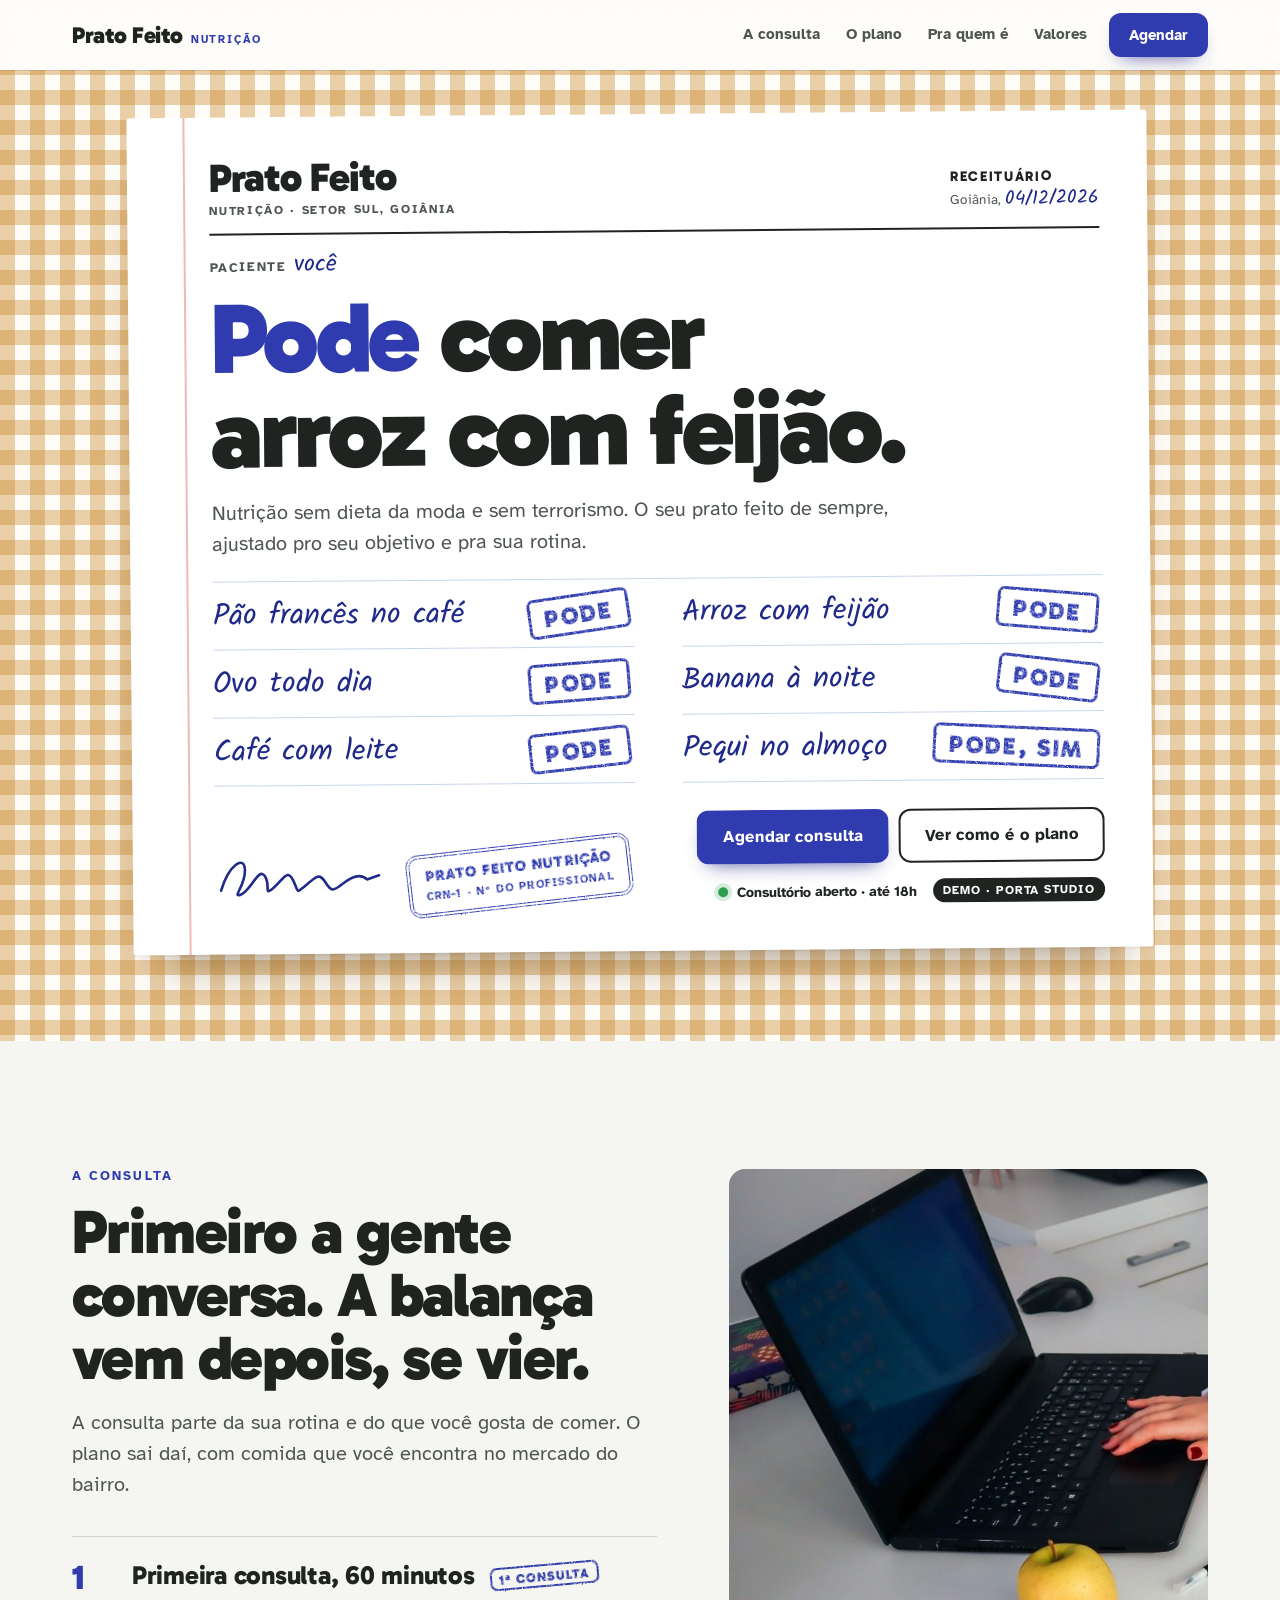
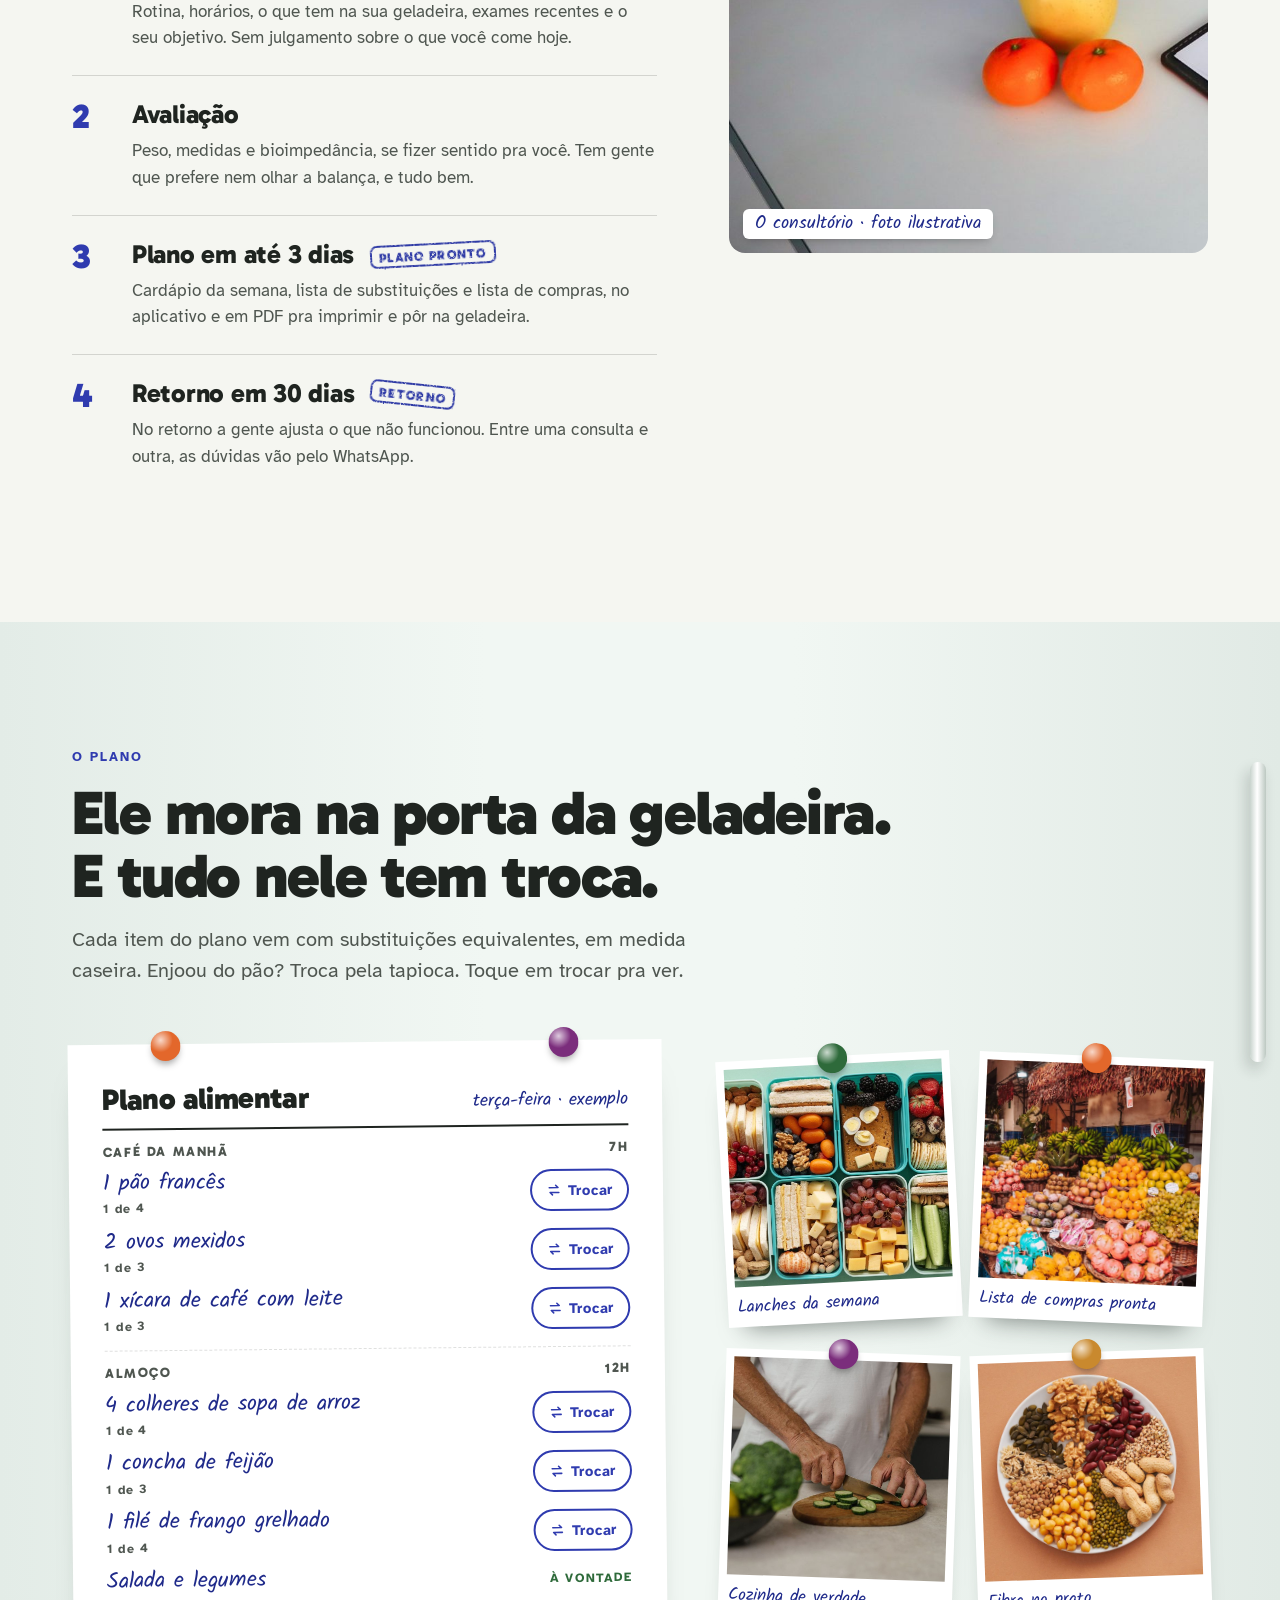
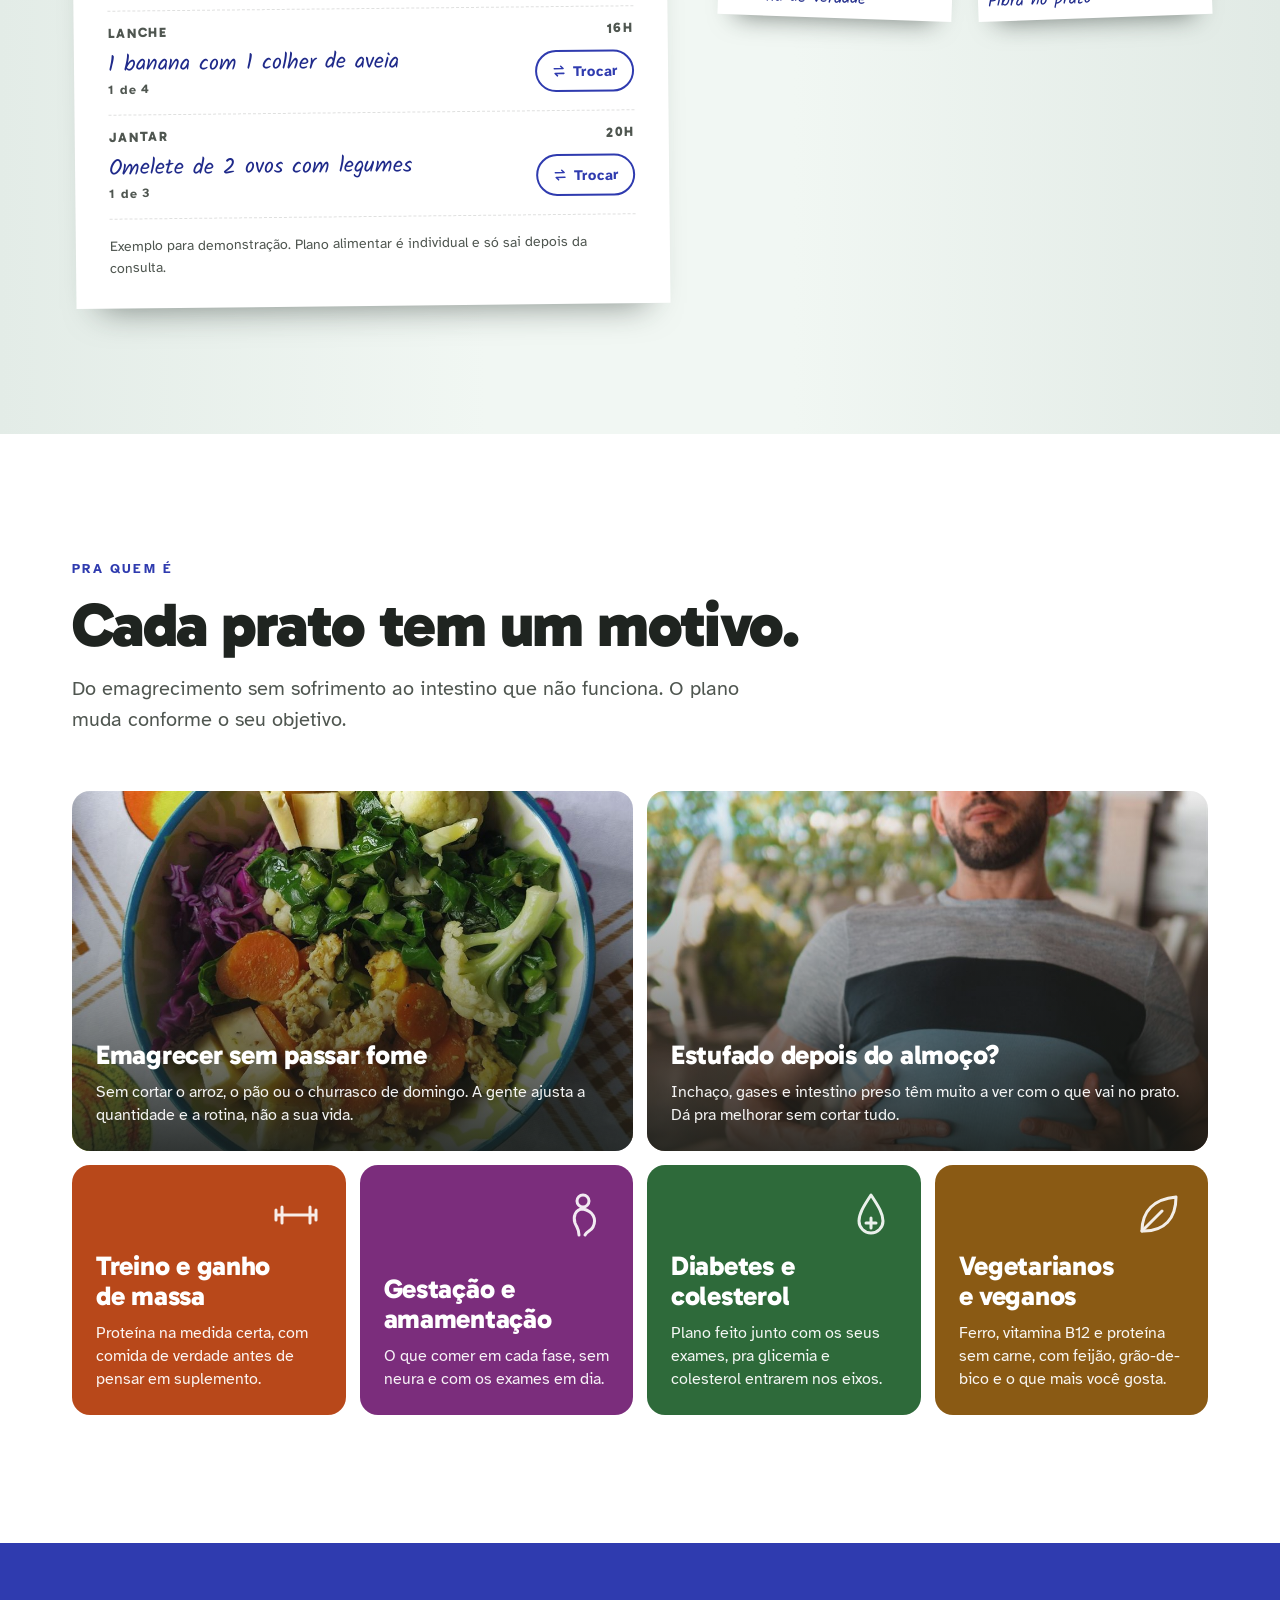
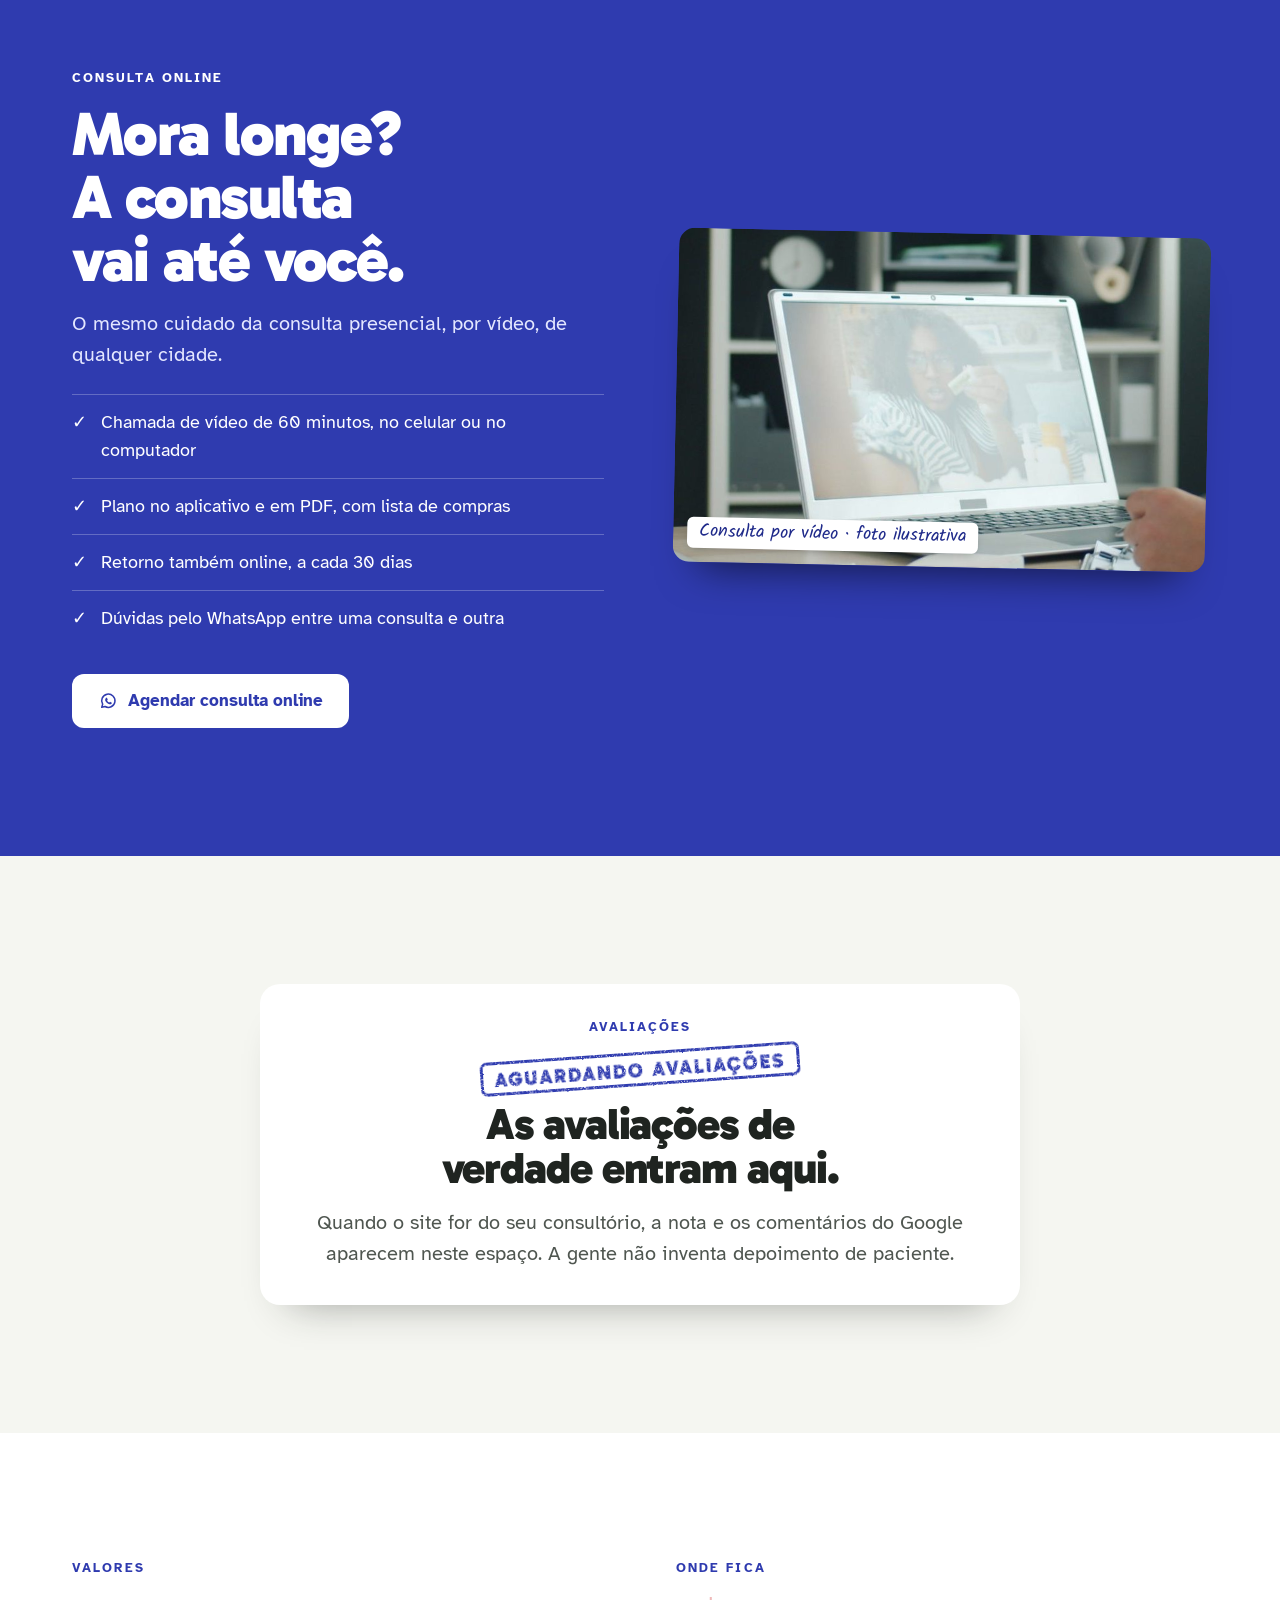
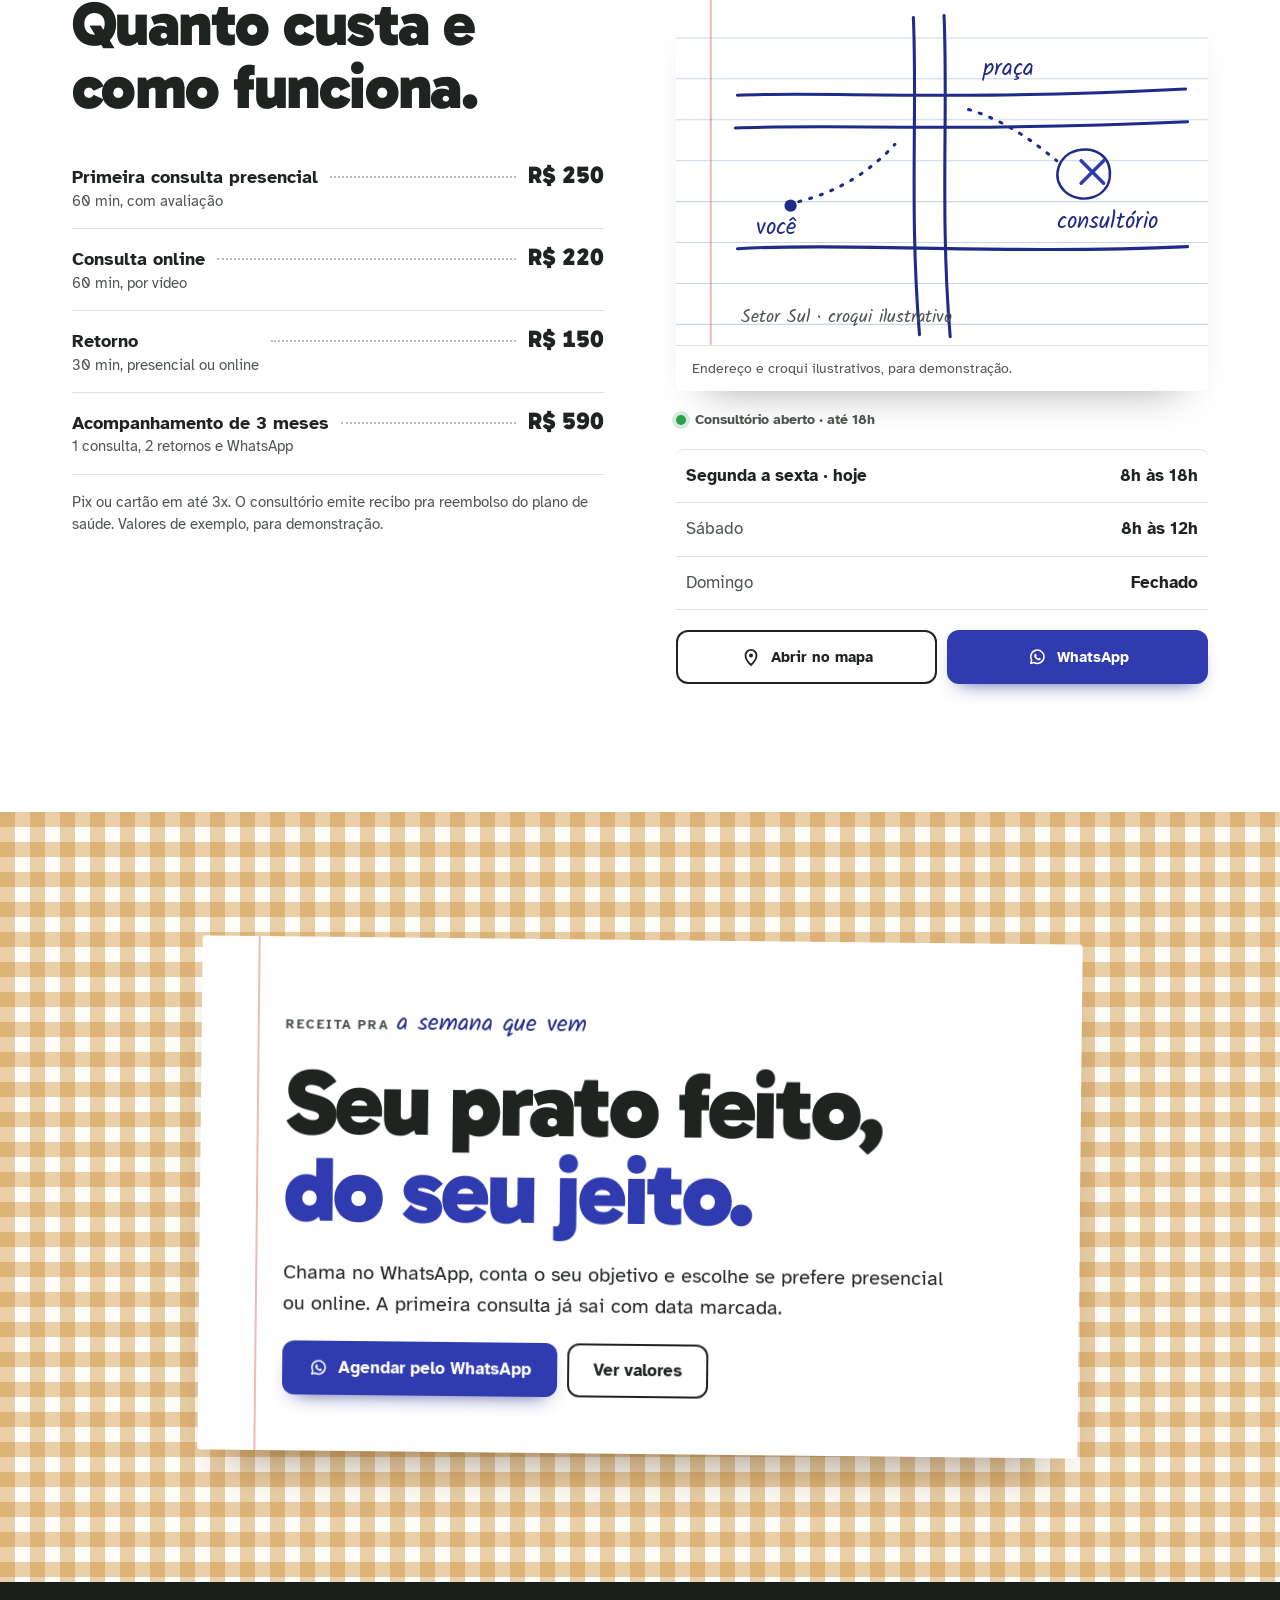
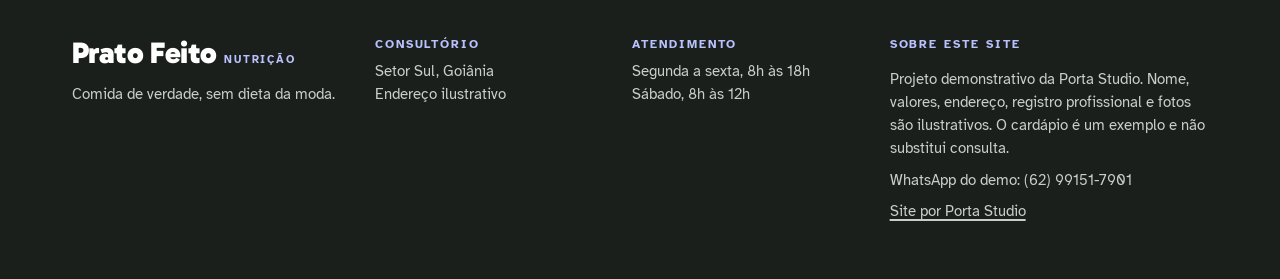
<file: nutricionista/index.html>
<!doctype html>
<html lang="pt-BR">
<head>
<meta charset="utf-8">
<meta name="viewport" content="width=device-width,initial-scale=1,viewport-fit=cover">
<style>:root{color-scheme:light;box-sizing:border-box;padding-top:env(safe-area-inset-top,0px);padding-bottom:env(safe-area-inset-bottom,0px)}html{scroll-padding-top:env(safe-area-inset-top,0px)}body{margin:0;padding:0;font:14px -apple-system,BlinkMacSystemFont,sans-serif;background:#fff;color:#000}img{max-width:100%}[hidden]:not([hidden=until-found i]){display:none!important}</style>
<title>Prato Feito Nutrição</title>
<meta name="description" content="Consultório de nutrição no Setor Sul, em Goiânia. Comida de verdade, sem dieta da moda: plano alimentar com lista de substituições, consulta presencial e online. Projeto demonstrativo da Porta Studio.">
<meta name="theme-color" content="#FFFFFF">
<link rel="icon" href="favicon.svg" type="image/svg+xml">
<meta property="og:type" content="website">
<meta property="og:locale" content="pt_BR">
<meta property="og:site_name" content="Prato Feito Nutrição">
<meta property="og:title" content="Prato Feito Nutrição · Setor Sul, Goiânia">
<meta property="og:description" content="Pode comer arroz com feijão. Nutrição de comida de verdade, presencial e online.">
<meta property="og:image" content="og.jpg">
<meta property="og:image:width" content="1200">
<meta property="og:image:height" content="630">
<meta name="twitter:card" content="summary_large_image">
<link rel="preconnect" href="https://fonts.googleapis.com">
<link rel="preconnect" href="https://fonts.gstatic.com" crossorigin>
<link rel="stylesheet" href="https://fonts.googleapis.com/css2?family=Atkinson+Hyperlegible:ital,wght@0,400;0,700;1,400&family=Gabarito:wght@600..900&family=Kalam:wght@400;700&display=swap">
<script>
  (function(){var d=document.documentElement;d.lang='pt-BR';d.classList.add('js');
  var calmo=false;try{calmo=matchMedia('(prefers-reduced-motion: reduce)').matches}catch(e){}
  if(calmo)d.classList.add('calmo');})();
</script>
<script type="application/ld+json">
{"@context":"https://schema.org","@type":"MedicalBusiness","name":"Prato Feito Nutrição (projeto demonstrativo)","medicalSpecialty":"Dietetic","description":"Consultório de nutrição no Setor Sul, Goiânia: consulta presencial e online, plano alimentar com lista de substituições.","address":{"@type":"PostalAddress","addressLocality":"Goiânia","addressRegion":"GO","addressCountry":"BR"},"areaServed":"Goiânia","priceRange":"R$ 150–590","paymentAccepted":"Pix, cartão","openingHoursSpecification":[{"@type":"OpeningHoursSpecification","dayOfWeek":["Monday","Tuesday","Wednesday","Thursday","Friday"],"opens":"08:00","closes":"18:00"},{"@type":"OpeningHoursSpecification","dayOfWeek":"Saturday","opens":"08:00","closes":"12:00"}]}
</script>
<style>
:root{
  /* Layout: o topo é um receituário em cima da toalha xadrez, carimbado com "PODE". Depois vêm a consulta, o plano preso na porta da geladeira, pra quem é, os valores e a mesa posta de novo no fim. */
  --branco:#FFFFFF;
  --papel:#F5F6F1;
  --tinta:#1F2420;
  --tinta-2:#4F5650;
  --caneta:#1F2A8A;
  --carimbo:#2F3BAF;
  --carimbo-2:#232C8C;
  --pauta:#C9D6EA;
  --margem:rgba(214,72,72,.38);
  --xadrez:#C9892E;
  --xadrez-escuro:#8A5A14;
  --couve:#2E6A3A;
  --cenoura:#B8481A;
  --repolho:#7B2D7C;
  --geladeira:#EAF2EE;
  --display:"Gabarito","Arial Black",system-ui,sans-serif;
  --sans:"Atkinson Hyperlegible",system-ui,-apple-system,"Segoe UI",Roboto,Arial,sans-serif;
  --mao:"Kalam","Segoe Print","Bradley Hand",cursive;
  --gut-l:max(20px,env(safe-area-inset-left,0px));
  --gut-r:max(20px,env(safe-area-inset-right,0px));
  --topo-h:62px;
  --ease:cubic-bezier(.2,.8,.2,1);
  --mola:cubic-bezier(.3,1.45,.5,1);
}
@media (min-width:900px){:root{--topo-h:70px;--gut-l:max(32px,env(safe-area-inset-left,0px));--gut-r:max(32px,env(safe-area-inset-right,0px))}}
*,*::before,*::after{box-sizing:border-box}
html{-webkit-text-size-adjust:100%;text-size-adjust:100%;scroll-behavior:smooth;scroll-padding-top:calc(var(--topo-h) + env(safe-area-inset-top,0px) + 8px)}
.calmo{scroll-behavior:auto}
body{margin:0;background:var(--branco);color:var(--tinta);font:400 17px/1.55 var(--sans);overflow-x:hidden;overflow-x:clip;-webkit-font-smoothing:antialiased}
body::before{content:"";position:fixed;inset:0 0 auto;height:env(safe-area-inset-top,0px);z-index:70;background:var(--branco)}
h1,h2,h3,h4,p,figure,ul,ol,dl,dd{margin:0}
ul,ol{padding:0;list-style:none}
img,svg{display:block;max-width:100%}
img{height:auto}
a{color:inherit;text-underline-offset:.2em;text-decoration-thickness:1.5px}
button{font:inherit;color:inherit}
::selection{background:var(--carimbo);color:var(--branco)}
:focus-visible{outline:3px solid var(--foco,var(--carimbo));outline-offset:3px}
main{overflow-x:clip}
.hero,.geladeira,.final{overflow:hidden}
.wrap{width:100%;max-width:1200px;margin-inline:auto;padding-left:var(--gut-l);padding-right:var(--gut-r)}
.sr{position:absolute!important;width:1px;height:1px;overflow:hidden;clip:rect(0 0 0 0);clip-path:inset(50%);white-space:nowrap}
.mao{font-family:var(--mao)}

.s-branco{background:var(--branco);color:var(--tinta);--sub:var(--tinta-2);--rot:var(--carimbo);--linha:rgba(31,36,32,.14)}
.s-papel{background:var(--papel);color:var(--tinta);--sub:var(--tinta-2);--rot:var(--carimbo);--linha:rgba(31,36,32,.16)}
.s-tinta{background:var(--carimbo);color:var(--branco);--sub:#E4E7FF;--rot:#FFFFFF;--linha:rgba(255,255,255,.25);--foco:#FFFFFF}
.secao{position:relative;padding-block:clamp(80px,10vw,140px)}
.secao-cab{display:grid;gap:16px;max-width:820px}
.rotulo{font:700 13px/1.2 var(--sans);letter-spacing:.16em;text-transform:uppercase;color:var(--rot)}
.tit{font:900 clamp(32px,7.4vw,62px)/1.02 var(--display);letter-spacing:-.025em;text-wrap:balance}
.lede{font-size:clamp(17px,2.1vw,20px);line-height:1.55;color:var(--sub);max-width:34em}
.nota{font-size:14.5px;color:var(--sub)}

/* toalha xadrez da mesa */
.toalha{background-color:#FFFDF8;background-image:linear-gradient(90deg,rgba(201,137,46,.4) 50%,transparent 50%),linear-gradient(rgba(201,137,46,.4) 50%,transparent 50%);background-size:30px 30px}

/* ===== Botões ===== */
.bt{display:inline-flex;align-items:center;justify-content:center;gap:10px;min-height:54px;padding:0 24px;border:2px solid transparent;border-radius:12px;font:700 16.5px/1.1 var(--sans);text-decoration:none;text-align:center;cursor:pointer;-webkit-tap-highlight-color:transparent;transition:transform .2s var(--mola),background-color .2s,box-shadow .2s}
.bt svg{width:20px;height:20px;flex:none}
.bt:hover{transform:translateY(-2px)}
.bt:active{transform:scale(.96)}
.bt-tinta{background:var(--carimbo);color:var(--branco);box-shadow:0 10px 20px -12px rgba(35,44,140,.9)}
.bt-tinta:hover{background:var(--carimbo-2)}
.bt-linha{background:transparent;color:inherit;border-color:currentColor}
.bt-linha:hover{background:rgba(47,59,175,.07)}
.bt-branco{background:var(--branco);color:var(--carimbo)}
.s-tinta .bt-linha:hover{background:rgba(255,255,255,.12)}

/* ===== Carimbo ===== */
.carimbo{flex:none;display:inline-block;padding:.24em .55em .16em;border:3px solid currentColor;border-radius:7px;color:var(--carimbo);font:900 clamp(17px,4.4vw,24px)/1 var(--display);letter-spacing:.1em;text-transform:uppercase;white-space:nowrap;transform:rotate(var(--r,-7deg));filter:url(#tinta);mix-blend-mode:multiply}
.js-carimbo .carimbo:not(.batido),.js-carimbo .carimbo-grande:not(.batido){opacity:0}

/* ===== Topo ===== */
.topo{position:fixed;top:0;left:0;right:0;z-index:50;padding-top:env(safe-area-inset-top,0px);background:rgba(255,255,255,.94);-webkit-backdrop-filter:blur(10px);backdrop-filter:blur(10px);box-shadow:0 1px 0 rgba(31,36,32,.1)}
.topo-in{height:var(--topo-h);display:flex;align-items:center;gap:22px}
.marca{display:inline-flex;align-items:baseline;gap:8px;font:900 23px/1 var(--display);letter-spacing:-.02em;color:var(--tinta);text-decoration:none;white-space:nowrap}
.marca small{font:700 11px/1 var(--sans);letter-spacing:.16em;text-transform:uppercase;color:var(--carimbo)}
.topo-nav{display:none;gap:26px;margin-left:auto}
.topo-nav a{font-weight:700;font-size:15px;text-decoration:none;color:var(--tinta-2);transition:color .2s}
.topo-nav a:hover{color:var(--carimbo)}
.topo-cta{margin-left:auto;min-height:44px;padding:0 18px;font-size:15px}
@media (min-width:1000px){.topo-nav{display:flex}.topo-cta{margin-left:0}}

.status{display:inline-flex;align-items:center;gap:9px;font:700 14px/1.25 var(--sans);color:var(--sub)}
.status i{width:10px;height:10px;border-radius:50%;background:currentColor;opacity:.5;flex:none}
.status.aberto i{background:#2E9E4F;opacity:1;box-shadow:0 0 0 4px rgba(46,158,79,.2)}
.selo{display:inline-block;padding:6px 10px;border-radius:999px;background:var(--tinta);color:var(--branco);font:700 12px/1 var(--sans);letter-spacing:.08em;text-transform:uppercase;white-space:nowrap}

/* ===== Abertura: o receituário ===== */
.hero{padding:calc(var(--topo-h) + 18px) max(10px,env(safe-area-inset-right,0px)) 48px max(10px,env(safe-area-inset-left,0px))}
@media (min-width:700px){.hero{padding:calc(var(--topo-h) + 44px) max(24px,env(safe-area-inset-right,0px)) 90px max(24px,env(safe-area-inset-left,0px))}}
.folha{position:relative;max-width:1020px;margin-inline:auto;padding:22px 16px 26px 36px;background:var(--branco);border-radius:3px;box-shadow:0 34px 50px -32px rgba(80,50,10,.6),0 2px 0 rgba(0,0,0,.04);transform:rotate(-.5deg)}
.folha::before{content:"";position:absolute;top:0;bottom:0;left:24px;width:2px;background:var(--margem)}
@media (min-width:700px){.folha{padding:40px 48px 46px 82px}.folha::before{left:56px}}
.folha-topo{display:flex;flex-wrap:wrap;justify-content:space-between;align-items:flex-end;gap:10px 20px;padding-bottom:14px;border-bottom:2px solid var(--tinta)}
.folha-marca{font:900 clamp(26px,6vw,40px)/1 var(--display);letter-spacing:-.025em}
.folha-marca small{display:block;margin-top:6px;font:700 12px/1.3 var(--sans);letter-spacing:.14em;text-transform:uppercase;color:var(--tinta-2)}
.folha-meta{font-size:13.5px;line-height:1.4;color:var(--tinta-2)}
.folha-meta b{display:block;font:800 14px/1.2 var(--display);letter-spacing:.12em;text-transform:uppercase;color:var(--tinta)}
.folha-meta .mao{font-size:19px;color:var(--caneta)}
.paciente{margin-top:16px;font:400 clamp(20px,5vw,24px)/1.2 var(--mao);color:var(--caneta)}
.paciente span{color:var(--tinta-2);font:700 13px/1 var(--sans);letter-spacing:.12em;text-transform:uppercase;margin-right:8px}
.hero-tit{margin-top:12px;font:900 clamp(40px,10.6vw,100px)/.95 var(--display);letter-spacing:-.035em;text-wrap:balance;max-width:11em}
.hero-tit em{font-style:normal;color:var(--carimbo)}
.hero-lede{margin-top:16px;max-width:34em;font-size:clamp(17px,4.3vw,20px);color:var(--tinta-2)}
.receita-lista{margin-top:22px;border-top:1px solid var(--pauta)}
.receita-lista li{display:flex;align-items:center;justify-content:space-between;gap:12px;min-height:58px;padding:6px 4px 6px 0;border-bottom:1px solid var(--pauta);cursor:pointer;-webkit-tap-highlight-color:transparent}
.receita-lista .mao{font-size:clamp(21px,5.4vw,30px);line-height:1.15;color:var(--caneta)}
@media (min-width:860px){.receita-lista{display:grid;grid-template-columns:repeat(2,minmax(0,1fr));column-gap:48px}.receita-lista li{min-height:68px}}
.folha-pe{display:grid;gap:26px;margin-top:28px}
.assina{display:flex;align-items:center;flex-wrap:wrap;gap:14px 22px}
.assinatura{width:170px;height:62px;overflow:visible}
.assinatura path{fill:none;stroke:var(--caneta);stroke-width:2.6;stroke-linecap:round;stroke-linejoin:round}
.carimbo-grande{display:grid;gap:5px;padding:10px 14px;border:4px double currentColor;border-radius:12px;color:var(--carimbo);text-align:center;font:900 15px/1.1 var(--display);letter-spacing:.07em;text-transform:uppercase;transform:rotate(-6deg);filter:url(#tinta);mix-blend-mode:multiply}
.carimbo-grande small{font:700 11px/1.2 var(--sans);letter-spacing:.1em}
.hero-acoes{display:grid;gap:16px}
.ctas{display:flex;flex-wrap:wrap;gap:10px}
.pe-linha{display:flex;flex-wrap:wrap;align-items:center;gap:10px 16px}
.dica{font:400 17px/1.2 var(--mao);color:var(--tinta-2)}
@media (min-width:860px){.folha-pe{grid-template-columns:auto minmax(0,1fr);align-items:end;column-gap:56px}.hero-acoes{justify-items:end;text-align:right}.hero-acoes .ctas,.hero-acoes .pe-linha{justify-content:flex-end}}

/* ===== A consulta ===== */
.consulta-grade{display:grid;gap:40px}
@media (min-width:900px){.consulta-grade{grid-template-columns:minmax(0,1.1fr) minmax(0,.9fr);gap:72px;align-items:start}}
.etapas{display:grid;margin-top:36px}
.etapa{display:grid;grid-template-columns:44px minmax(0,1fr);column-gap:16px;row-gap:8px;padding-block:24px;border-top:1px solid var(--linha)}
.etapa-n{grid-row:1/3;font:900 34px/1 var(--display);color:var(--carimbo)}
.etapa-cab{display:flex;flex-wrap:wrap;align-items:center;gap:10px 16px}
.etapa h3{font:800 clamp(21px,4.4vw,26px)/1.15 var(--display);letter-spacing:-.01em}
.etapa .carimbo{font-size:13px;border-width:2px;padding:.3em .55em .2em}
.etapa p{color:var(--sub);max-width:34em}
.consulta-foto{position:relative;border-radius:16px;overflow:hidden;aspect-ratio:700/1000;background:var(--papel)}
.consulta-foto img{width:100%;height:100%;object-fit:cover}
@media (min-width:900px){.consulta-foto{position:sticky;top:calc(var(--topo-h) + 40px)}}
.etiqueta{position:absolute;left:14px;bottom:14px;padding:5px 12px 6px;border-radius:6px;background:var(--branco);color:var(--caneta);font:400 18px/1.1 var(--mao);box-shadow:0 4px 10px -4px rgba(0,0,0,.3)}

/* ===== Porta da geladeira ===== */
.geladeira{background:linear-gradient(90deg,#E3ECE7,#F1F7F3 38%,#F1F7F3 62%,#E1EAE5);color:var(--tinta);--sub:var(--tinta-2);--rot:var(--carimbo);--linha:rgba(31,36,32,.14)}
.puxador{display:none}
@media (min-width:1100px){.puxador{display:block;position:absolute;right:max(14px,env(safe-area-inset-right,0px));top:140px;width:16px;height:300px;border-radius:10px;background:linear-gradient(90deg,#C8D3CD,#FFFFFF 45%,#BCC8C1);box-shadow:-4px 8px 14px rgba(30,40,35,.18)}}
.plano-grade{display:grid;gap:44px;margin-top:clamp(36px,5vw,56px)}
@media (min-width:960px){.plano-grade{grid-template-columns:minmax(0,1.1fr) minmax(0,.9fr);gap:56px;align-items:start}}
.ima{position:absolute;top:-13px;z-index:2;width:30px;height:30px;border-radius:50%;background:radial-gradient(circle at 34% 30%,rgba(255,255,255,.75),rgba(255,255,255,0) 42%),var(--c,#E3672B);box-shadow:0 5px 7px -2px rgba(0,0,0,.35)}
.plano{position:relative;padding:32px 20px 24px;background:var(--branco);box-shadow:0 24px 34px -24px rgba(30,40,35,.55);transform:rotate(-.6deg)}
@media (min-width:700px){.plano{padding:40px 34px 30px}}
.plano .ima:nth-of-type(1){left:14%;--c:#E3672B}.plano .ima:nth-of-type(2){right:14%;--c:#7B2D7C}
.plano-cab{display:flex;flex-wrap:wrap;justify-content:space-between;align-items:baseline;gap:6px 16px;padding-bottom:12px;border-bottom:2px solid var(--tinta)}
.plano-cab h3{font:900 clamp(22px,4.6vw,30px)/1.05 var(--display);letter-spacing:-.02em}
.plano-cab p{font:400 18px/1.2 var(--mao);color:var(--caneta)}
.refeicao{padding-block:14px;border-bottom:1px dashed var(--linha)}
.refeicao h4{display:flex;justify-content:space-between;gap:12px;font:800 13.5px/1.2 var(--display);letter-spacing:.12em;text-transform:uppercase;color:var(--tinta-2)}
.troca{display:flex;align-items:center;justify-content:space-between;gap:12px;padding-top:10px}
.troca>div{min-width:0}
.porcao{display:block;font:400 clamp(19px,4.6vw,22px)/1.25 var(--mao);color:var(--caneta)}
.troca-n{display:block;margin-top:2px;font-size:12.5px;font-weight:700;letter-spacing:.06em;color:var(--tinta-2)}
.trocar{flex:none;display:inline-flex;align-items:center;gap:6px;min-height:42px;padding:0 14px;border:2px solid var(--carimbo);border-radius:999px;background:transparent;color:var(--carimbo);font:700 14.5px/1 var(--sans);cursor:pointer;-webkit-tap-highlight-color:transparent;transition:background-color .2s,color .2s,transform .2s var(--mola)}
.trocar svg{width:16px;height:16px}
.trocar:hover{background:var(--carimbo);color:var(--branco)}
.trocar:active{transform:scale(.92)}
.vontade{font:700 12.5px/1 var(--sans);letter-spacing:.08em;text-transform:uppercase;color:var(--couve);white-space:nowrap}
.plano-nota{margin-top:16px;font-size:14px;color:var(--tinta-2)}
.fotos-ima{display:grid;grid-template-columns:repeat(2,minmax(0,1fr));gap:30px 18px;padding-top:14px}
.polaroid{position:relative;padding:8px 8px 40px;background:var(--branco);box-shadow:0 18px 26px -18px rgba(30,40,35,.6);transform:rotate(var(--r,0deg));transition:transform .8s var(--mola)}
.polaroid img{width:100%;aspect-ratio:1/1;object-fit:cover}
.polaroid figcaption{position:absolute;left:10px;right:10px;bottom:9px;font:400 17px/1.1 var(--mao);color:var(--caneta)}
.polaroid .ima{left:50%;margin-left:-15px}
.js-anima .polaroid:not(.preso){transform:translateY(-18px) rotate(calc(var(--r,0deg) * 3))}

/* ===== Pra quem é ===== */
.cards{display:grid;gap:14px;margin-top:clamp(36px,5vw,56px)}
@media (min-width:720px){.cards{grid-template-columns:repeat(2,minmax(0,1fr))}}
@media (min-width:1080px){.cards{grid-template-columns:repeat(4,minmax(0,1fr))}.card-foto{grid-column:span 2}}
.card{position:relative;isolation:isolate;display:grid;align-content:end;gap:10px;min-height:250px;padding:24px;border-radius:18px;overflow:hidden;color:var(--branco);--foco:var(--branco)}
.card h3{font:800 clamp(22px,4vw,27px)/1.1 var(--display);letter-spacing:-.01em;text-wrap:balance}
.card p{font-size:16px;line-height:1.45;color:rgba(255,255,255,.94)}
.card-foto{min-height:360px}
.card-foto img{position:absolute;inset:0;z-index:-2;width:100%;height:100%;object-fit:cover;transition:transform .9s var(--ease)}
.card-foto::before{content:"";position:absolute;inset:0;z-index:-1;background:linear-gradient(to top,rgba(20,24,21,.86),rgba(20,24,21,.3) 55%,rgba(20,24,21,0))}
@media (hover:hover){.card-foto:hover img{transform:scale(1.05)}}
.c-cenoura{background:var(--cenoura)}.c-repolho{background:var(--repolho)}.c-couve{background:var(--couve)}.c-xadrez{background:var(--xadrez-escuro)}
.card .ico{position:absolute;top:22px;right:22px;width:56px;height:56px;opacity:.9}
.card .ico svg{width:100%;height:100%}

/* ===== Online ===== */
.online-grade{display:grid;gap:40px}
@media (min-width:900px){.online-grade{grid-template-columns:minmax(0,1fr) minmax(0,1fr);gap:72px;align-items:center}}
.online-foto{position:relative;border-radius:16px;overflow:hidden;box-shadow:0 30px 40px -26px rgba(0,0,0,.6);transform:rotate(1.2deg)}
.online-foto img{width:100%;aspect-ratio:820/515;object-fit:cover}
.vantagens{display:grid;gap:0;margin-top:24px}
.vantagens li{display:flex;gap:14px;align-items:baseline;padding-block:14px;border-top:1px solid var(--linha);font-size:17.5px}
.vantagens li::before{content:"✓";flex:none;font:900 18px/1 var(--display)}
.online-ctas{margin-top:28px}

/* ===== Avaliações ===== */
.recado{display:grid;justify-items:center;gap:16px;max-width:760px;margin-inline:auto;padding:36px 26px;border-radius:20px;background:var(--branco);text-align:center;box-shadow:0 26px 40px -30px rgba(31,36,32,.45)}
.recado .carimbo{font-size:clamp(15px,3.6vw,20px);--r:-4deg}

/* ===== Valores e onde fica ===== */
.valores-grade{display:grid;gap:52px}
@media (min-width:900px){.valores-grade{grid-template-columns:minmax(0,1fr) minmax(0,1fr);gap:72px;align-items:start}}
.precos{display:grid;margin-top:28px}
.preco-linha{display:flex;align-items:baseline;gap:12px;padding-block:16px;border-bottom:1px solid var(--linha)}
.preco-linha div{min-width:0}
.preco-linha h3{font:700 18px/1.3 var(--sans)}
.preco-linha p{font-size:14.5px;color:var(--sub)}
.preco-linha i{flex:1;min-width:16px;border-bottom:2px dotted rgba(31,36,32,.3);transform:translateY(-5px)}
.preco-linha b{font:900 24px/1 var(--display);white-space:nowrap;font-variant-numeric:tabular-nums}
.onde-info{display:grid;gap:20px}
.croqui{position:relative;border-radius:6px;overflow:hidden;background:var(--branco);box-shadow:0 26px 40px -30px rgba(31,36,32,.45)}
.croqui svg{width:100%;height:auto}
.croqui figcaption{padding:12px 16px;font-size:14px;color:var(--sub);border-top:1px solid var(--linha)}
.horas{display:grid}
.horas div{display:flex;justify-content:space-between;gap:16px;padding:13px 10px;border-top:1px solid var(--linha)}
.horas div:last-child{border-bottom:1px solid var(--linha)}
.horas dt{color:var(--sub)}
.horas dd{font-weight:700;text-align:right}
.horas .hoje{border-radius:8px;background:var(--branco)}
.horas .hoje dt{color:var(--tinta);font-weight:700}
.horas .hoje dt::after{content:" · hoje"}
.mapa-ctas{display:grid;grid-template-columns:1fr 1fr;gap:10px}
.mapa-ctas .bt{padding:0 12px;font-size:15px}

/* ===== Final ===== */
.final{padding-block:clamp(70px,10vw,130px)}
.final-folha{position:relative;display:grid;gap:22px;justify-items:start;max-width:880px;margin-inline:auto;padding:36px 24px 36px 40px;background:var(--branco);border-radius:3px;box-shadow:0 34px 50px -32px rgba(80,50,10,.6);transform:rotate(.6deg)}
.final-folha::before{content:"";position:absolute;top:0;bottom:0;left:24px;width:2px;background:var(--margem)}
@media (min-width:700px){.final-folha{padding:56px 56px 56px 84px}.final-folha::before{left:56px}}
.final-tit{font:900 clamp(42px,10vw,92px)/.95 var(--display);letter-spacing:-.035em;text-wrap:balance}
.final-tit em{font-style:normal;color:var(--carimbo)}

/* ===== Rodapé ===== */
.rodape{background:#1A1F1B;color:#EEF1EC;padding-block:56px calc(env(safe-area-inset-bottom,0px) + 110px);--foco:#FFFFFF}
.rodape-in{display:grid;gap:30px}
.rodape .marca{color:#FFFFFF;font-size:30px}
.rodape .marca small{color:#B9C2FF}
.rodape h3{margin-bottom:10px;font:700 12px/1 var(--sans);letter-spacing:.16em;text-transform:uppercase;color:#B9C2FF}
.rodape p{font-size:15px;color:#C8CEC9}
.rodape .aviso{display:grid;gap:8px}
@media (min-width:900px){.rodape{padding-bottom:calc(env(safe-area-inset-bottom,0px) + 56px)}.rodape-in{grid-template-columns:1.2fr 1fr 1fr 1.4fr}}

/* ===== WhatsApp no celular ===== */
.fab{position:fixed;right:calc(var(--gut-r) - 4px);bottom:calc(env(safe-area-inset-bottom,0px) + 16px);z-index:45;display:flex;align-items:center;gap:10px;min-height:56px;padding:0 20px 0 16px;border-radius:999px;background:var(--carimbo);color:var(--branco);box-shadow:0 14px 28px -12px rgba(35,44,140,.9);font:700 15.5px/1 var(--sans);text-decoration:none;transform:translateY(180%);visibility:hidden;transition:transform .5s var(--ease),visibility 0s .5s}
.fab svg{width:24px;height:24px}
.fab.on{transform:none;visibility:visible;transition:transform .5s var(--ease),visibility 0s}
@media (min-width:1000px){.fab{display:none}}

@media (prefers-reduced-motion:reduce){
  *,*::before,*::after{transition-duration:.01ms!important;animation-duration:.01ms!important;animation-delay:0s!important}
}
</style>

</head>
<body>
<svg width="0" height="0" style="position:absolute" aria-hidden="true">
  <defs>
    <filter id="tinta" x="-6%" y="-12%" width="112%" height="124%">
      <feTurbulence type="fractalNoise" baseFrequency="1.1" numOctaves="2" seed="4" result="ruido"/>
      <feColorMatrix in="ruido" type="matrix" values="0 0 0 0 0  0 0 0 0 0  0 0 0 0 0  -4 0 0 0 3.1" result="falhas"/>
      <feComposite in="SourceGraphic" in2="falhas" operator="in" result="gasto"/>
      <feDisplacementMap in="gasto" in2="ruido" scale="1.8" xChannelSelector="R" yChannelSelector="G"/>
    </filter>
    <symbol id="i-wa" viewBox="0 0 24 24"><path fill="none" stroke="currentColor" stroke-width="1.8" stroke-linejoin="round" d="M4.5 19.5l1.1-3.6A8 8 0 1 1 8.4 18.6z"/><path fill="currentColor" d="M9.3 8.6c.2-.4.4-.4.7-.4h.5c.2 0 .4 0 .5.4l.6 1.5c.1.2 0 .4-.1.6l-.5.6c-.1.1-.1.3 0 .4.5.9 1.3 1.6 2.2 2.1.2.1.3.1.4 0l.6-.6c.2-.2.4-.2.6-.1l1.4.7c.3.1.3.3.3.5 0 .5-.3 1.3-1.1 1.6-.6.2-1.6.2-3.2-.7-1.8-1-3-2.7-3.4-3.6-.4-.8-.3-1.8.5-3z"/></symbol>
    <symbol id="i-troca" viewBox="0 0 20 20"><path fill="none" stroke="currentColor" stroke-width="1.9" stroke-linecap="round" stroke-linejoin="round" d="M4 7h11l-3-3M16 13H5l3 3"/></symbol>
    <symbol id="i-pino" viewBox="0 0 20 20"><path fill="none" stroke="currentColor" stroke-width="1.8" d="M10 18s5.5-5.3 5.5-9.6A5.5 5.5 0 0 0 4.5 8.4C4.5 12.7 10 18 10 18z"/><circle cx="10" cy="8.5" r="2" fill="currentColor"/></symbol>
  </defs>
</svg>

<header class="topo">
  <div class="wrap topo-in">
    <a class="marca" href="#inicio">Prato Feito <small>nutrição</small><span class="sr">, voltar ao início</span></a>
    <nav class="topo-nav" aria-label="Seções">
      <a href="#consulta">A consulta</a>
      <a href="#plano">O plano</a>
      <a href="#pra-quem">Pra quem é</a>
      <a href="#valores">Valores</a>
    </nav>
    <a class="bt bt-tinta topo-cta" data-wa href="https://wa.me/5562991517901" target="_blank" rel="noopener">Agendar</a>
  </div>
</header>

<main>
  <!-- Abertura: o receituário em cima da toalha -->
  <section class="hero toalha" id="inicio">
    <div class="folha">
      <div class="folha-topo">
        <p class="folha-marca">Prato Feito<small>Nutrição · Setor Sul, Goiânia</small></p>
        <p class="folha-meta"><b>Receituário</b>Goiânia, <span class="mao" data-hoje>hoje</span></p>
      </div>
      <p class="paciente"><span>Paciente</span>você</p>
      <h1 class="hero-tit"><span class="sr">Prato Feito Nutrição. </span><em>Pode</em> comer arroz com feijão.</h1>
      <p class="hero-lede">Nutrição sem dieta da moda e sem terrorismo. O seu prato feito de sempre, ajustado pro seu objetivo e pra sua rotina.</p>
      <ol class="receita-lista" aria-label="Alimentos liberados">
        <li><span class="mao">Pão francês no café</span><span class="carimbo" style="--r:-8deg">Pode</span></li>
        <li><span class="mao">Arroz com feijão</span><span class="carimbo" style="--r:5deg">Pode</span></li>
        <li><span class="mao">Ovo todo dia</span><span class="carimbo" style="--r:-4deg">Pode</span></li>
        <li><span class="mao">Banana à noite</span><span class="carimbo" style="--r:7deg">Pode</span></li>
        <li><span class="mao">Café com leite</span><span class="carimbo" style="--r:-6deg">Pode</span></li>
        <li><span class="mao">Pequi no almoço</span><span class="carimbo" style="--r:3deg">Pode, sim</span></li>
      </ol>
      <div class="folha-pe">
        <div class="assina">
          <svg class="assinatura" viewBox="0 0 170 62" aria-hidden="true"><path d="M6 44C14 18 30 8 30 24S16 52 26 48S44 20 50 30S48 50 58 42S72 22 78 34S80 48 90 40S104 26 110 36S118 46 128 38S146 28 152 34L164 30"/></svg>
          <p class="carimbo-grande">Prato Feito Nutrição<small>CRN-1 · nº do profissional</small></p>
        </div>
        <div class="hero-acoes">
          <div class="ctas">
            <a class="bt bt-tinta" data-wa href="https://wa.me/5562991517901" target="_blank" rel="noopener">Agendar consulta</a>
            <a class="bt bt-linha" href="#plano">Ver como é o plano</a>
          </div>
          <div class="pe-linha"><p class="status" data-status><i></i><span>Segunda a sábado, a partir das 8h</span></p><span class="selo">Demo · Porta Studio</span></div>
          <p class="dica" data-dica hidden>Toque num alimento pra carimbar de novo.</p>
        </div>
      </div>
    </div>
  </section>

  <!-- A consulta -->
  <section class="secao s-papel" id="consulta">
    <div class="wrap consulta-grade">
      <div>
        <div class="secao-cab">
          <p class="rotulo">A consulta</p>
          <h2 class="tit">Primeiro a gente conversa. A balança vem depois, se vier.</h2>
          <p class="lede">A consulta parte da sua rotina e do que você gosta de comer. O plano sai daí, com comida que você encontra no mercado do bairro.</p>
        </div>
        <ol class="etapas">
          <li class="etapa"><span class="etapa-n" aria-hidden="true">1</span><div class="etapa-cab"><h3>Primeira consulta, 60 minutos</h3><span class="carimbo" style="--r:-5deg">1ª consulta</span></div><p>Rotina, horários, o que tem na sua geladeira, exames recentes e o seu objetivo. Sem julgamento sobre o que você come hoje.</p></li>
          <li class="etapa"><span class="etapa-n" aria-hidden="true">2</span><div class="etapa-cab"><h3>Avaliação</h3><span class="carimbo" style="--r:4deg">Avaliado</span></div><p>Peso, medidas e bioimpedância, se fizer sentido pra você. Tem gente que prefere nem olhar a balança, e tudo bem.</p></li>
          <li class="etapa"><span class="etapa-n" aria-hidden="true">3</span><div class="etapa-cab"><h3>Plano em até 3 dias</h3><span class="carimbo" style="--r:-3deg">Plano pronto</span></div><p>Cardápio da semana, lista de substituições e lista de compras, no aplicativo e em PDF pra imprimir e pôr na geladeira.</p></li>
          <li class="etapa"><span class="etapa-n" aria-hidden="true">4</span><div class="etapa-cab"><h3>Retorno em 30 dias</h3><span class="carimbo" style="--r:6deg">Retorno</span></div><p>No retorno a gente ajusta o que não funcionou. Entre uma consulta e outra, as dúvidas vão pelo WhatsApp.</p></li>
        </ol>
      </div>
      <figure class="consulta-foto"><img src="img/consultorio.jpg" width="700" height="1155" alt="Mesa do consultório com notebook, uma maçã e duas tangerinas, e a mão da nutricionista no teclado" loading="lazy" decoding="async"><figcaption class="etiqueta">O consultório · foto ilustrativa</figcaption></figure>
    </div>
  </section>

  <!-- O plano na porta da geladeira -->
  <section class="secao geladeira" id="plano">
    <span class="puxador" aria-hidden="true"></span>
    <div class="wrap">
      <div class="secao-cab">
        <p class="rotulo">O plano</p>
        <h2 class="tit">Ele mora na porta da geladeira. E tudo nele tem troca.</h2>
        <p class="lede">Cada item do plano vem com substituições equivalentes, em medida caseira. Enjoou do pão? Troca pela tapioca. Toque em trocar pra ver.</p>
      </div>
      <div class="plano-grade">
        <div class="plano">
          <span class="ima" aria-hidden="true"></span><span class="ima" aria-hidden="true"></span>
          <div class="plano-cab"><h3>Plano alimentar</h3><p>terça-feira · exemplo</p></div>
          <div class="refeicao">
            <h4><span>Café da manhã</span><span>7h</span></h4>
            <div class="troca" data-troca="pao"><div><span class="porcao" aria-live="polite">1 pão francês</span><span class="troca-n">1 de 4</span></div><button class="trocar" type="button"><svg aria-hidden="true"><use href="#i-troca"/></svg>Trocar</button></div>
            <div class="troca" data-troca="ovo"><div><span class="porcao" aria-live="polite">2 ovos mexidos</span><span class="troca-n">1 de 3</span></div><button class="trocar" type="button"><svg aria-hidden="true"><use href="#i-troca"/></svg>Trocar</button></div>
            <div class="troca" data-troca="cafe"><div><span class="porcao" aria-live="polite">1 xícara de café com leite</span><span class="troca-n">1 de 3</span></div><button class="trocar" type="button"><svg aria-hidden="true"><use href="#i-troca"/></svg>Trocar</button></div>
          </div>
          <div class="refeicao">
            <h4><span>Almoço</span><span>12h</span></h4>
            <div class="troca" data-troca="arroz"><div><span class="porcao" aria-live="polite">4 colheres de sopa de arroz</span><span class="troca-n">1 de 4</span></div><button class="trocar" type="button"><svg aria-hidden="true"><use href="#i-troca"/></svg>Trocar</button></div>
            <div class="troca" data-troca="feijao"><div><span class="porcao" aria-live="polite">1 concha de feijão</span><span class="troca-n">1 de 3</span></div><button class="trocar" type="button"><svg aria-hidden="true"><use href="#i-troca"/></svg>Trocar</button></div>
            <div class="troca" data-troca="proteina"><div><span class="porcao" aria-live="polite">1 filé de frango grelhado</span><span class="troca-n">1 de 4</span></div><button class="trocar" type="button"><svg aria-hidden="true"><use href="#i-troca"/></svg>Trocar</button></div>
            <div class="troca"><div><span class="porcao">Salada e legumes</span></div><span class="vontade">À vontade</span></div>
          </div>
          <div class="refeicao">
            <h4><span>Lanche</span><span>16h</span></h4>
            <div class="troca" data-troca="fruta"><div><span class="porcao" aria-live="polite">1 banana com 1 colher de aveia</span><span class="troca-n">1 de 4</span></div><button class="trocar" type="button"><svg aria-hidden="true"><use href="#i-troca"/></svg>Trocar</button></div>
          </div>
          <div class="refeicao">
            <h4><span>Jantar</span><span>20h</span></h4>
            <div class="troca" data-troca="jantar"><div><span class="porcao" aria-live="polite">Omelete de 2 ovos com legumes</span><span class="troca-n">1 de 3</span></div><button class="trocar" type="button"><svg aria-hidden="true"><use href="#i-troca"/></svg>Trocar</button></div>
          </div>
          <p class="plano-nota">Exemplo para demonstração. Plano alimentar é individual e só sai depois da consulta.</p>
        </div>
        <div class="fotos-ima">
          <figure class="polaroid" style="--r:-3deg"><span class="ima" aria-hidden="true" style="--c:#2E6A3A"></span><img src="img/marmitas.jpg" width="1000" height="749" alt="Oito potes de lanche com frutas, castanhas, sanduíches, queijo e pepino, vistos de cima" loading="lazy" decoding="async"><figcaption>Lanches da semana</figcaption></figure>
          <figure class="polaroid" style="--r:2.5deg"><span class="ima" aria-hidden="true" style="--c:#E3672B"></span><img src="img/feira.jpg" width="900" height="1350" alt="Banca de feira com bananas, laranjas, maracujás, pitaias e pimentas penduradas" loading="lazy" decoding="async"><figcaption>Lista de compras pronta</figcaption></figure>
          <figure class="polaroid" style="--r:2deg"><span class="ima" aria-hidden="true" style="--c:#7B2D7C"></span><img src="img/cozinha.jpg" width="1200" height="800" alt="Mãos cortando pepino numa tábua, com brócolis e pimentões ao lado" loading="lazy" decoding="async"><figcaption>Cozinha de verdade</figcaption></figure>
          <figure class="polaroid" style="--r:-2deg"><span class="ima" aria-hidden="true" style="--c:#C9892E"></span><img src="img/graos.jpg" width="1000" height="1000" alt="Prato com nozes, feijão, lentilha, grão-de-bico, arroz integral, sementes de abóbora e amendoim" loading="lazy" decoding="async"><figcaption>Fibra no prato</figcaption></figure>
        </div>
      </div>
    </div>
  </section>

  <!-- Pra quem é -->
  <section class="secao s-branco" id="pra-quem">
    <div class="wrap">
      <div class="secao-cab">
        <p class="rotulo">Pra quem é</p>
        <h2 class="tit">Cada prato tem um motivo.</h2>
        <p class="lede">Do emagrecimento sem sofrimento ao intestino que não funciona. O plano muda conforme o seu objetivo.</p>
      </div>
      <div class="cards">
        <article class="card card-foto"><img src="img/tigela.jpg" width="1000" height="1333" alt="Tigela com couve, couve-flor, cenoura, repolho roxo, queijo e ovo sobre toalha de frutas" loading="lazy" decoding="async" style="object-position:50% 62%"><h3>Emagrecer sem passar fome</h3><p>Sem cortar o arroz, o pão ou o churrasco de domingo. A gente ajusta a quantidade e a rotina, não a sua vida.</p></article>
        <article class="card card-foto"><img src="img/estufado.jpg" width="900" height="1350" alt="Homem sentado à mesa depois do almoço, com as mãos na barriga, olhando os pratos vazios" loading="lazy" decoding="async" style="object-position:50% 30%"><h3>Estufado depois do almoço?</h3><p>Inchaço, gases e intestino preso têm muito a ver com o que vai no prato. Dá pra melhorar sem cortar tudo.</p></article>
        <article class="card c-cenoura"><span class="ico" aria-hidden="true"><svg viewBox="0 0 56 56" fill="none" stroke="currentColor" stroke-width="3" stroke-linecap="round"><path d="M10 28h36M14 20v16M42 20v16M8 23v10M48 23v10"/></svg></span><h3>Treino e ganho de massa</h3><p>Proteína na medida certa, com comida de verdade antes de pensar em suplemento.</p></article>
        <article class="card c-repolho"><span class="ico" aria-hidden="true"><svg viewBox="0 0 56 56" fill="none" stroke="currentColor" stroke-width="3" stroke-linecap="round"><circle cx="28" cy="14" r="6"/><path d="M28 22c-8 0-10 8-8 14 2 5 4 6 4 12M28 22c10 2 14 10 10 18-2 4-6 4-8 8"/></svg></span><h3>Gestação e amamentação</h3><p>O que comer em cada fase, sem neura e com os exames em dia.</p></article>
        <article class="card c-couve"><span class="ico" aria-hidden="true"><svg viewBox="0 0 56 56" fill="none" stroke="currentColor" stroke-width="3" stroke-linejoin="round"><path d="M28 8C20 20 16 27 16 34a12 12 0 0 0 24 0c0-7-4-14-12-26z"/><path d="M23 36h10M28 31v10" stroke-linecap="round"/></svg></span><h3>Diabetes e colesterol</h3><p>Plano feito junto com os seus exames, pra glicemia e colesterol entrarem nos eixos.</p></article>
        <article class="card c-xadrez"><span class="ico" aria-hidden="true"><svg viewBox="0 0 56 56" fill="none" stroke="currentColor" stroke-width="3" stroke-linecap="round" stroke-linejoin="round"><path d="M12 44C12 24 24 12 46 10c0 22-12 34-32 34z"/><path d="M12 44L32 24"/></svg></span><h3>Vegetarianos e veganos</h3><p>Ferro, vitamina B12 e proteína sem carne, com feijão, grão-de-bico e o que mais você gosta.</p></article>
      </div>
    </div>
  </section>

  <!-- Online -->
  <section class="secao s-tinta" id="online">
    <div class="wrap online-grade">
      <div>
        <div class="secao-cab">
          <p class="rotulo">Consulta online</p>
          <h2 class="tit">Mora longe? A consulta vai até você.</h2>
          <p class="lede">O mesmo cuidado da consulta presencial, por vídeo, de qualquer cidade.</p>
        </div>
        <ul class="vantagens">
          <li>Chamada de vídeo de 60 minutos, no celular ou no computador</li>
          <li>Plano no aplicativo e em PDF, com lista de compras</li>
          <li>Retorno também online, a cada 30 dias</li>
          <li>Dúvidas pelo WhatsApp entre uma consulta e outra</li>
        </ul>
        <div class="ctas online-ctas"><a class="bt bt-branco" data-wa href="https://wa.me/5562991517901" target="_blank" rel="noopener"><svg aria-hidden="true"><use href="#i-wa"/></svg> Agendar consulta online</a></div>
      </div>
      <figure class="online-foto"><img src="img/online.jpg" width="820" height="515" alt="Notebook numa mesa mostrando uma paciente numa chamada de vídeo" loading="lazy" decoding="async"><figcaption class="etiqueta">Consulta por vídeo · foto ilustrativa</figcaption></figure>
    </div>
  </section>

  <!-- Avaliações -->
  <section class="secao s-papel" id="avaliacoes">
    <div class="wrap">
      <div class="recado">
        <p class="rotulo">Avaliações</p>
        <span class="carimbo">Aguardando avaliações</span>
        <h2 class="tit" style="font-size:clamp(28px,5.6vw,44px)">As avaliações de verdade entram aqui.</h2>
        <p class="lede">Quando o site for do seu consultório, a nota e os comentários do Google aparecem neste espaço. A gente não inventa depoimento de paciente.</p>
      </div>
    </div>
  </section>

  <!-- Valores e onde fica -->
  <section class="secao s-branco" id="valores">
    <div class="wrap valores-grade">
      <div>
        <div class="secao-cab">
          <p class="rotulo">Valores</p>
          <h2 class="tit">Quanto custa e como funciona.</h2>
        </div>
        <div class="precos">
          <div class="preco-linha"><div><h3>Primeira consulta presencial</h3><p>60 min, com avaliação</p></div><i aria-hidden="true"></i><b>R$ 250</b></div>
          <div class="preco-linha"><div><h3>Consulta online</h3><p>60 min, por vídeo</p></div><i aria-hidden="true"></i><b>R$ 220</b></div>
          <div class="preco-linha"><div><h3>Retorno</h3><p>30 min, presencial ou online</p></div><i aria-hidden="true"></i><b>R$ 150</b></div>
          <div class="preco-linha"><div><h3>Acompanhamento de 3 meses</h3><p>1 consulta, 2 retornos e WhatsApp</p></div><i aria-hidden="true"></i><b>R$ 590</b></div>
        </div>
        <p class="nota" style="margin-top:16px">Pix ou cartão em até 3x. O consultório emite recibo pra reembolso do plano de saúde. Valores de exemplo, para demonstração.</p>
      </div>
      <div class="onde-info">
        <p class="rotulo">Onde fica</p>
        <figure class="croqui">
          <svg viewBox="0 0 520 340" role="img" aria-label="Croqui ilustrativo do caminho até o consultório no Setor Sul">
            <rect width="520" height="340" fill="#FFFFFF"/>
            <g stroke="#C9D6EA" stroke-width="1"><path d="M0 40H520M0 80H520M0 120H520M0 160H520M0 200H520M0 240H520M0 280H520M0 320H520"/></g>
            <path d="M34 0V340" stroke="rgba(214,72,72,.38)" stroke-width="2"/>
            <g fill="none" stroke="#1F2A8A" stroke-width="3" stroke-linecap="round" stroke-linejoin="round">
              <path d="M60 96C150 92 260 102 498 90"/><path d="M58 128C160 124 270 132 500 122"/>
              <path d="M232 20C236 110 228 210 238 330"/><path d="M262 18C266 112 258 214 268 332"/>
              <path d="M60 246C170 240 330 252 500 244"/>
              <path d="M392 150c-18 4-26 26-12 40 16 14 42 6 44-14s-14-30-32-26z" stroke-width="2.4"/>
              <path d="M396 160l22 22M418 160l-22 22" stroke="#2F3BAF" stroke-width="3.4"/>
              <path d="M120 200C160 190 190 170 214 144" stroke-dasharray="2 9"/>
              <path d="M286 110C320 120 348 140 372 160" stroke-dasharray="2 9"/>
            </g>
            <circle cx="112" cy="204" r="6" fill="#1F2A8A"/>
            <g fill="#1F2A8A" font-family="Kalam, Segoe Print, cursive" font-size="22">
              <text x="78" y="232">você</text>
              <text x="372" y="226">consultório</text>
              <text x="300" y="76">praça</text>
              <text x="64" y="318" font-size="18" fill="#4F5650">Setor Sul · croqui ilustrativo</text>
            </g>
          </svg>
          <figcaption>Endereço e croqui ilustrativos, para demonstração.</figcaption>
        </figure>
        <p class="status" data-status><i></i><span>Segunda a sábado, a partir das 8h</span></p>
        <dl class="horas">
          <div data-dias="1 2 3 4 5"><dt>Segunda a sexta</dt><dd>8h às 18h</dd></div>
          <div data-dias="6"><dt>Sábado</dt><dd>8h às 12h</dd></div>
          <div data-dias="0"><dt>Domingo</dt><dd>Fechado</dd></div>
        </dl>
        <div class="mapa-ctas">
          <a class="bt bt-linha" href="https://www.google.com/maps/search/?api=1&amp;query=Setor%20Sul%2C%20Goi%C3%A2nia%20-%20GO" target="_blank" rel="noopener"><svg aria-hidden="true"><use href="#i-pino"/></svg> Abrir no mapa</a>
          <a class="bt bt-tinta" data-wa href="https://wa.me/5562991517901" target="_blank" rel="noopener"><svg aria-hidden="true"><use href="#i-wa"/></svg> WhatsApp</a>
        </div>
      </div>
    </div>
  </section>

  <!-- Final: a mesa posta -->
  <section class="toalha final">
    <div class="wrap">
      <div class="final-folha">
        <p class="paciente"><span>Receita pra</span>a semana que vem</p>
        <h2 class="final-tit">Seu prato feito, <em>do seu jeito.</em></h2>
        <p class="lede">Chama no WhatsApp, conta o seu objetivo e escolhe se prefere presencial ou online. A primeira consulta já sai com data marcada.</p>
        <div class="ctas"><a class="bt bt-tinta" data-wa href="https://wa.me/5562991517901" target="_blank" rel="noopener"><svg aria-hidden="true"><use href="#i-wa"/></svg> Agendar pelo WhatsApp</a><a class="bt bt-linha" href="#valores">Ver valores</a></div>
      </div>
    </div>
  </section>
</main>

<footer class="rodape">
  <div class="wrap rodape-in">
    <div><p class="marca">Prato Feito <small>nutrição</small></p><p style="margin-top:12px">Comida de verdade, sem dieta da moda.</p></div>
    <div><h3>Consultório</h3><p>Setor Sul, Goiânia</p><p>Endereço ilustrativo</p></div>
    <div><h3>Atendimento</h3><p>Segunda a sexta, 8h às 18h</p><p>Sábado, 8h às 12h</p></div>
    <div class="aviso"><h3>Sobre este site</h3><p>Projeto demonstrativo da Porta Studio. Nome, valores, endereço, registro profissional e fotos são ilustrativos. O cardápio é um exemplo e não substitui consulta.</p><p>WhatsApp do demo: (62) 99151-7901</p><p><a data-wa href="https://wa.me/5562991517901" target="_blank" rel="noopener">Site por Porta Studio</a></p></div>
  </div>
</footer>

<a class="fab" data-wa href="https://wa.me/5562991517901" target="_blank" rel="noopener"><svg aria-hidden="true"><use href="#i-wa"/></svg> Agendar</a>

<script>
(function(){
  var root=document.documentElement, calmo=root.classList.contains('calmo');
  var $=function(s,c){return (c||document).querySelector(s)};
  var $$=function(s,c){return Array.prototype.slice.call((c||document).querySelectorAll(s))};
  var anima=!calmo&&!!Element.prototype.animate;

  /* WhatsApp: no demo, tudo vai para a Porta Studio */
  var WA='https://wa.me/5562991517901', MSG='Olá! Vi o demo da Prato Feito Nutrição e quero um site assim.';
  $$('[data-wa]').forEach(function(a){a.href=WA+'?text='+encodeURIComponent(MSG)});

  /* Consultório aberto ou fechado, no horário de Goiânia */
  var DIAS=['domingo','segunda','terça','quarta','quinta','sexta','sábado'];
  var ABRE={0:null,1:[8,18],2:[8,18],3:[8,18],4:[8,18],5:[8,18],6:[8,12]};
  function agora(){
    try{
      var o={};
      new Intl.DateTimeFormat('en-US',{timeZone:'America/Sao_Paulo',weekday:'short',hour:'2-digit',minute:'2-digit',hourCycle:'h23'}).formatToParts(new Date()).forEach(function(x){o[x.type]=x.value});
      return {d:['Sun','Mon','Tue','Wed','Thu','Fri','Sat'].indexOf(o.weekday),min:(+o.hour%24)*60+(+o.minute)};
    }catch(e){var n=new Date();return {d:n.getDay(),min:n.getHours()*60+n.getMinutes()}}
  }
  function status(){
    var a=agora(), h=ABRE[a.d], txt='', aberto=false;
    if(h&&a.min>=h[0]*60&&a.min<h[1]*60){aberto=true;txt='Consultório aberto · até '+h[1]+'h'}
    else if(h&&a.min<h[0]*60){txt='Consultório fechado · abre hoje às '+h[0]+'h'}
    else{for(var i=1;i<=7;i++){var d=(a.d+i)%7;if(ABRE[d]){txt='Consultório fechado · abre '+(i===1?'amanhã':DIAS[d])+' às '+ABRE[d][0]+'h';break}}}
    $$('[data-status]').forEach(function(el){el.classList.toggle('aberto',aberto);el.querySelector('span').textContent=txt});
    $$('.horas [data-dias]').forEach(function(r){r.classList.toggle('hoje',r.getAttribute('data-dias').split(' ').indexOf(String(a.d))>-1)});
  }
  status();setInterval(status,60000);

  /* data de hoje no receituário */
  var hoje=new Date();
  $$('[data-hoje]').forEach(function(el){el.textContent=String(hoje.getDate()).padStart(2,'0')+'/'+String(hoje.getMonth()+1).padStart(2,'0')+'/'+hoje.getFullYear()});

  /* O carimbo: bate "PODE" em cada alimento */
  function bate(el,atraso){
    if(!el)return;
    el.classList.add('batido');
    if(!anima)return;
    var r=el.style.getPropertyValue('--r')||(el.classList.contains('carimbo-grande')?'-6deg':'-7deg');
    el.animate([{transform:'rotate('+r+') scale(2.4)',opacity:0},{transform:'rotate('+r+') scale(.9)',opacity:1,offset:.72},{transform:'rotate('+r+') scale(1)',opacity:1}],{delay:atraso||0,duration:380,easing:'cubic-bezier(.55,0,.8,.3)',fill:'backwards'});
    var linha=el.closest('li')||el.parentNode;
    linha.animate([{transform:'translate(0,0)'},{transform:'translate(1.5px,2px)'},{transform:'translate(-1px,-1px)'},{transform:'translate(0,0)'}],{delay:(atraso||0)+270,duration:200});
  }
  var itens=$$('.receita-lista li'), grande=$('.carimbo-grande'), assinatura=$('.assinatura path');
  if(anima){
    root.classList.add('js-carimbo');
    var L=assinatura.getTotalLength();assinatura.style.strokeDasharray=L;assinatura.style.strokeDashoffset=L;
    var t0=700, passo=430;
    itens.forEach(function(li,i){bate($('.carimbo',li),t0+i*passo)});
    var tA=t0+itens.length*passo+120;
    var traco=assinatura.animate([{strokeDashoffset:L+'px'},{strokeDashoffset:'0px'}],{delay:tA,duration:900,easing:'ease-in-out',fill:'forwards'});
    traco.onfinish=function(){assinatura.style.strokeDashoffset='0'};
    bate(grande,tA+950);
    setTimeout(function(){var d=$('[data-dica]');if(d)d.hidden=false},tA+1500);
    itens.forEach(function(li){li.addEventListener('click',function(){bate($('.carimbo',li),0)})});
  }

  /* Etapas da consulta ganham carimbo ao aparecer */
  var etapas=$$('.etapa .carimbo');
  if(anima&&'IntersectionObserver' in window){
    var ioE=new IntersectionObserver(function(es){es.forEach(function(e){if(e.isIntersecting){bate(e.target,120);ioE.unobserve(e.target)}})},{rootMargin:'0px 0px -18% 0px'});
    etapas.forEach(function(c){ioE.observe(c)});
    var rec=$('.recado .carimbo');
    var ioR=new IntersectionObserver(function(es){if(es[0].isIntersecting){bate(rec,150);ioR.disconnect()}},{rootMargin:'0px 0px -20% 0px'});
    ioR.observe(rec);
  }else{
    $$('.carimbo,.carimbo-grande').forEach(function(c){c.classList.add('batido')});
  }

  /* Lista de substituições */
  var TROCAS={
    pao:['1 pão francês','2 fatias de pão integral','1 tapioca média','4 colheres de sopa de cuscuz'],
    ovo:['2 ovos mexidos','2 fatias de queijo minas frescal','3 fatias de peito de peru'],
    cafe:['1 xícara de café com leite','1 pote de iogurte natural','1 copo de leite com cacau'],
    arroz:['4 colheres de sopa de arroz','1 batata média cozida','3 colheres de sopa de macarrão','1 pedaço médio de mandioca cozida'],
    feijao:['1 concha de feijão','1 concha de lentilha','1 concha de grão-de-bico'],
    proteina:['1 filé de frango grelhado','1 posta de tilápia','1 bife de patinho','2 ovos cozidos'],
    fruta:['1 banana com 1 colher de aveia','1 fatia média de mamão','1 maçã','10 morangos'],
    jantar:['Omelete de 2 ovos com legumes','Sopa de legumes com frango desfiado','O mesmo PF do almoço, no prato de sobremesa']
  };
  $$('[data-troca]').forEach(function(linha){
    var lista=TROCAS[linha.getAttribute('data-troca')], i=0, alvo=$('.porcao',linha), cont=$('.troca-n',linha), bt=$('.trocar',linha);
    if(!lista||!bt)return;
    bt.setAttribute('aria-label','Trocar '+lista[0]+' por um equivalente');
    bt.addEventListener('click',function(){
      i=(i+1)%lista.length;
      var muda=function(){alvo.textContent=lista[i];cont.textContent=(i+1)+' de '+lista.length;bt.setAttribute('aria-label','Trocar '+lista[i]+' por um equivalente')};
      if(anima){
        var sai=alvo.animate([{opacity:1,transform:'translateY(0)'},{opacity:0,transform:'translateY(-35%)'}],{duration:150,easing:'ease-in'});
        sai.onfinish=function(){muda();alvo.animate([{opacity:0,transform:'translateY(35%)'},{opacity:1,transform:'translateY(0)'}],{duration:240,easing:'cubic-bezier(.2,.8,.2,1)'})};
      }else muda();
    });
  });

  /* Fotos presas com ímã */
  if(anima&&'IntersectionObserver' in window){
    root.classList.add('js-anima');
    var ioP=new IntersectionObserver(function(es){es.forEach(function(e){if(e.isIntersecting){e.target.classList.add('preso');ioP.unobserve(e.target)}})},{rootMargin:'0px 0px -12% 0px'});
    $$('.polaroid').forEach(function(p,i){p.style.transitionDelay=(i*90)+'ms';ioP.observe(p)});
  }

  /* Botão do WhatsApp aparece depois da abertura */
  var fab=$('.fab');
  if('IntersectionObserver' in window){new IntersectionObserver(function(es){fab.classList.toggle('on',!es[0].isIntersecting)}).observe($('.hero'))}
  else fab.classList.add('on');
})();
</script>

<style>
.ps-outros{position:fixed;left:max(16px,env(safe-area-inset-left,0px));bottom:calc(env(safe-area-inset-bottom,0px) + 18px);z-index:44;display:flex;align-items:center;gap:8px;height:46px;padding:0 16px 0 12px;border-radius:999px;background:#FFFFFF;color:#16171A;font:700 14px/1 system-ui,-apple-system,"Segoe UI",Roboto,Arial,sans-serif;text-decoration:none;box-shadow:0 0 0 2px #16171A,0 12px 24px -12px rgba(0,0,0,.5);transform:translateY(180%);visibility:hidden;transition:transform .6s cubic-bezier(.3,1.4,.5,1),visibility 0s .6s}
.ps-outros.on{transform:none;visibility:visible;transition:transform .6s cubic-bezier(.3,1.4,.5,1),visibility 0s}
.tem-pedido .ps-outros{transform:translateY(180%);visibility:hidden}
.ps-outros svg{width:18px;height:18px;flex:none}
.ps-outros em{font-style:normal}
@media (max-width:979px){.ps-outros em{display:none}.ps-outros{padding:0 14px 0 12px}}
</style>
<a class="ps-outros" href="../index.html"><svg viewBox="0 0 18 18" aria-hidden="true"><rect x="1.5" y="1.5" width="6" height="6" rx="1.2" fill="currentColor"/><rect x="10.5" y="1.5" width="6" height="6" rx="1.2" fill="currentColor"/><rect x="1.5" y="10.5" width="6" height="6" rx="1.2" fill="currentColor"/><rect x="10.5" y="10.5" width="6" height="6" rx="1.2" fill="currentColor"/></svg>Outros <em>modelos</em></a>
<script>(function(){var b=document.querySelector('.ps-outros');if(!b)return;var f=function(){b.classList.toggle('on',scrollY>innerHeight*.7)};addEventListener('scroll',f,{passive:true});f()})();</script></body>
</html>
</file>
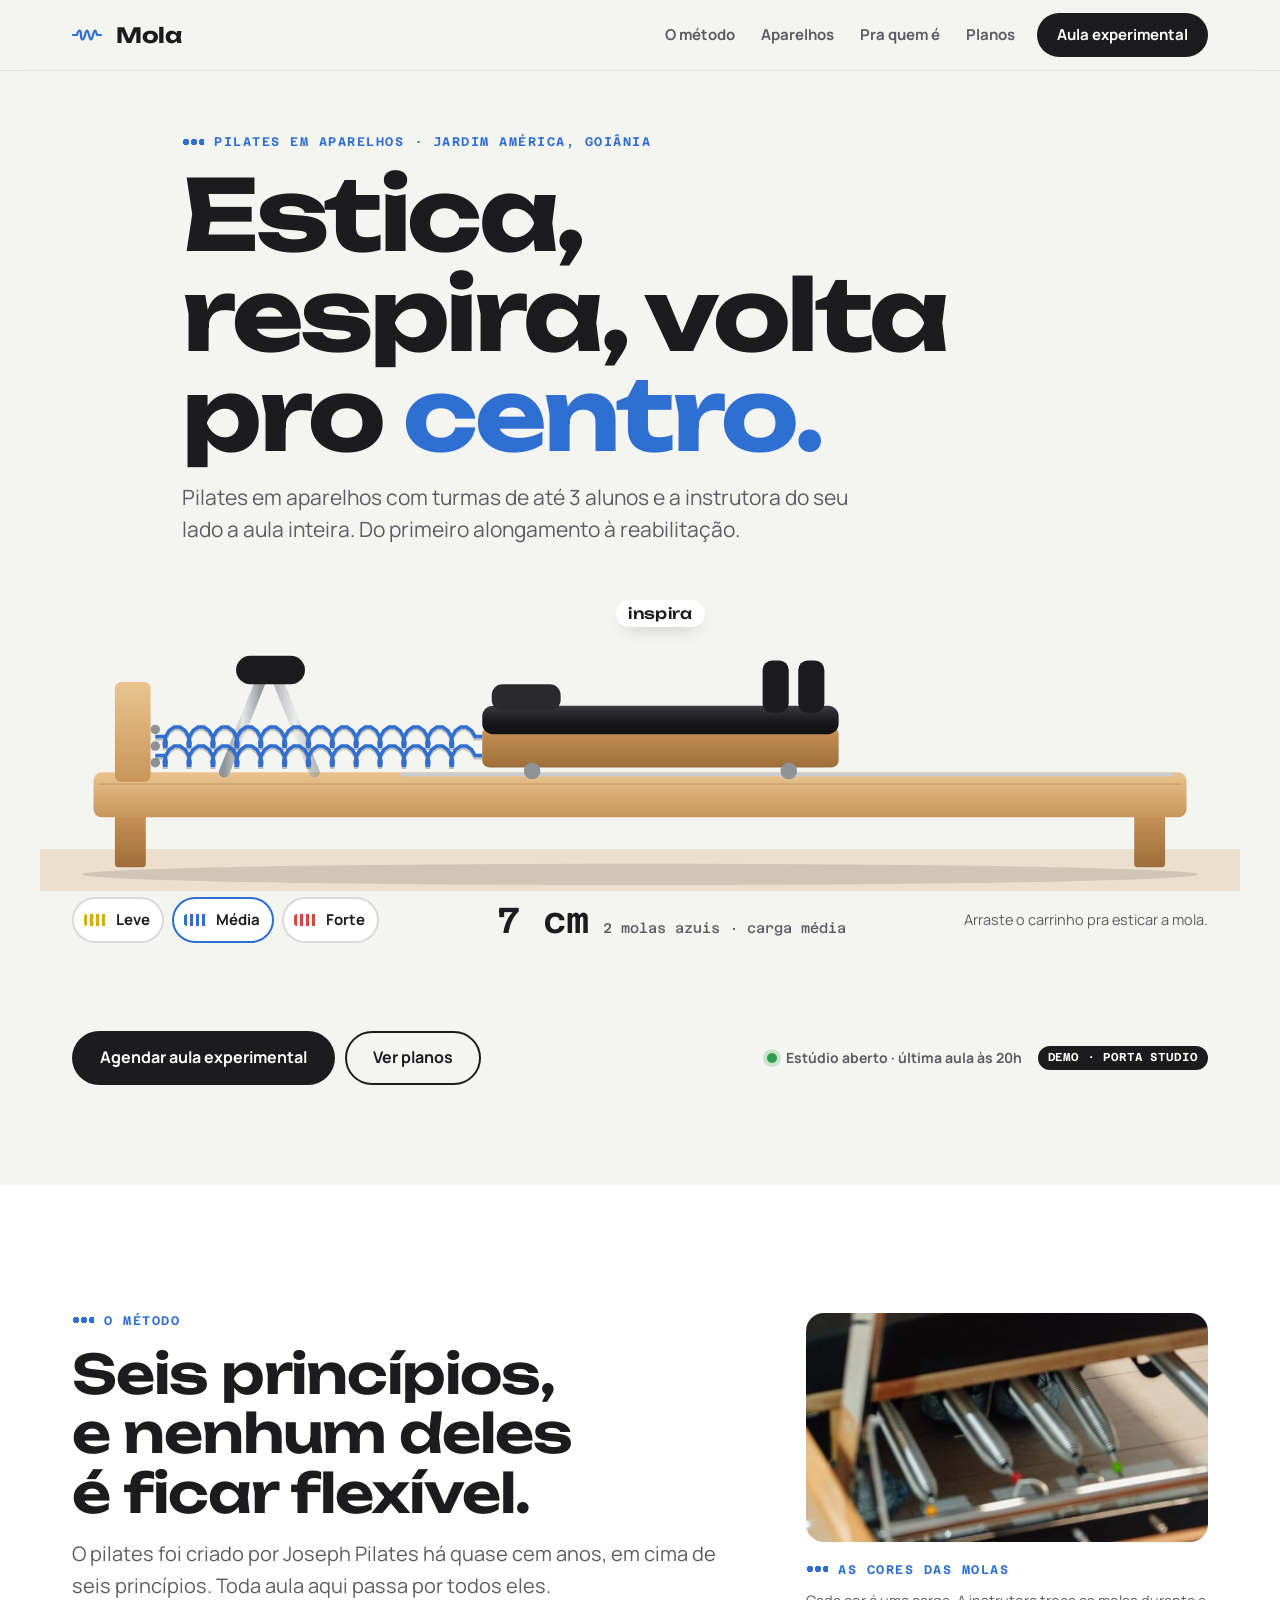
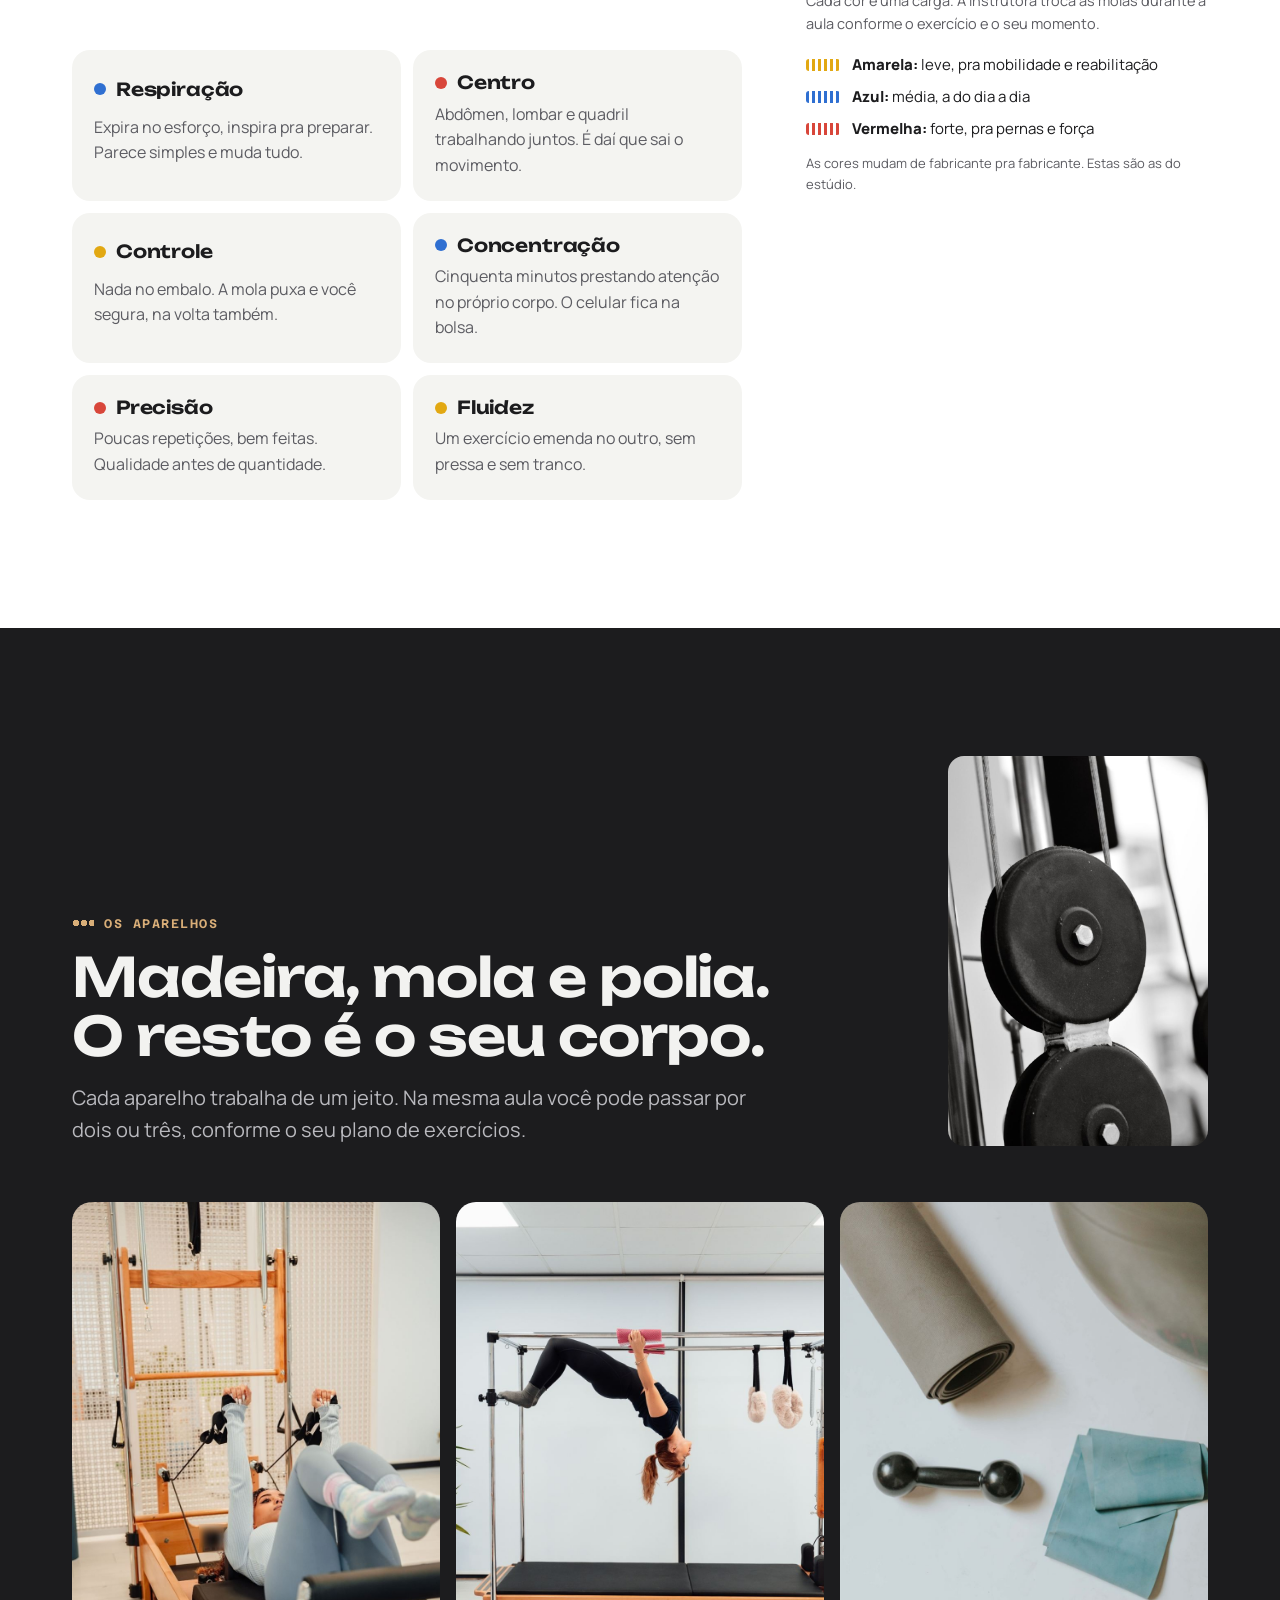
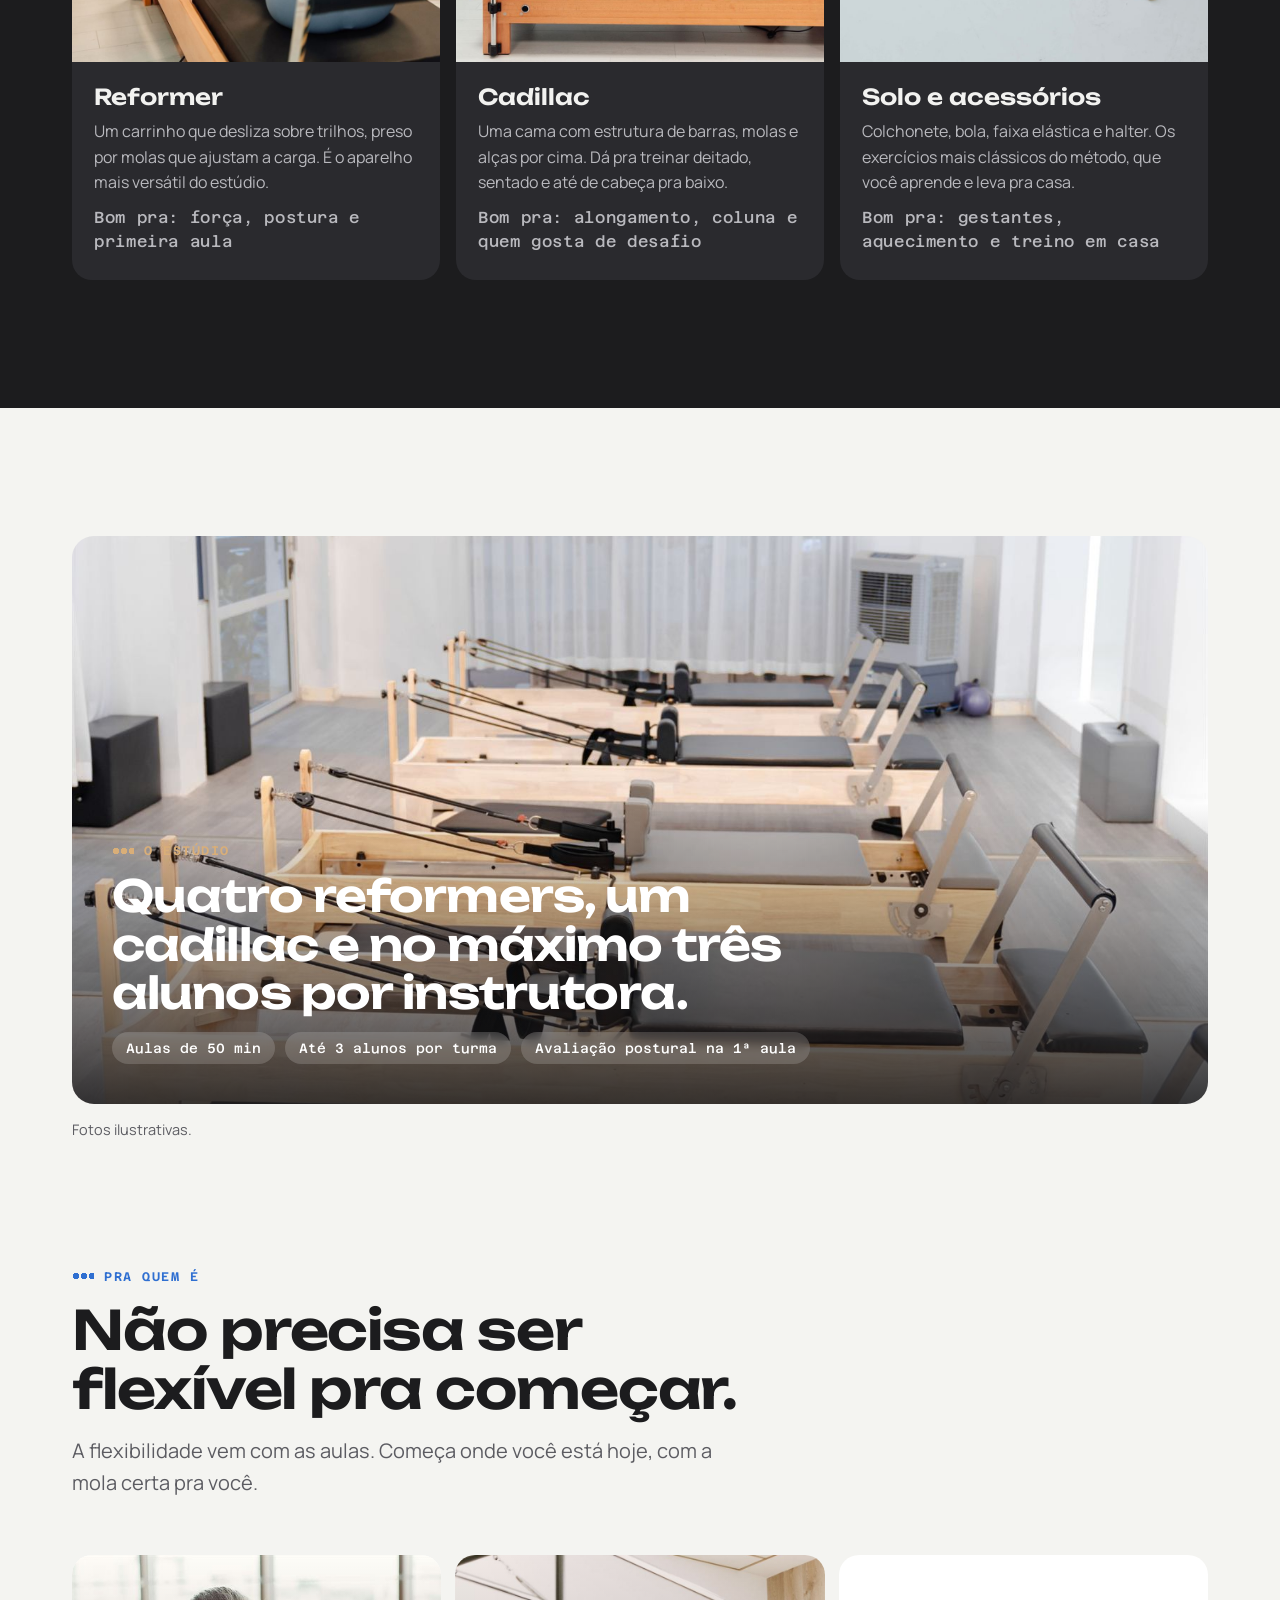
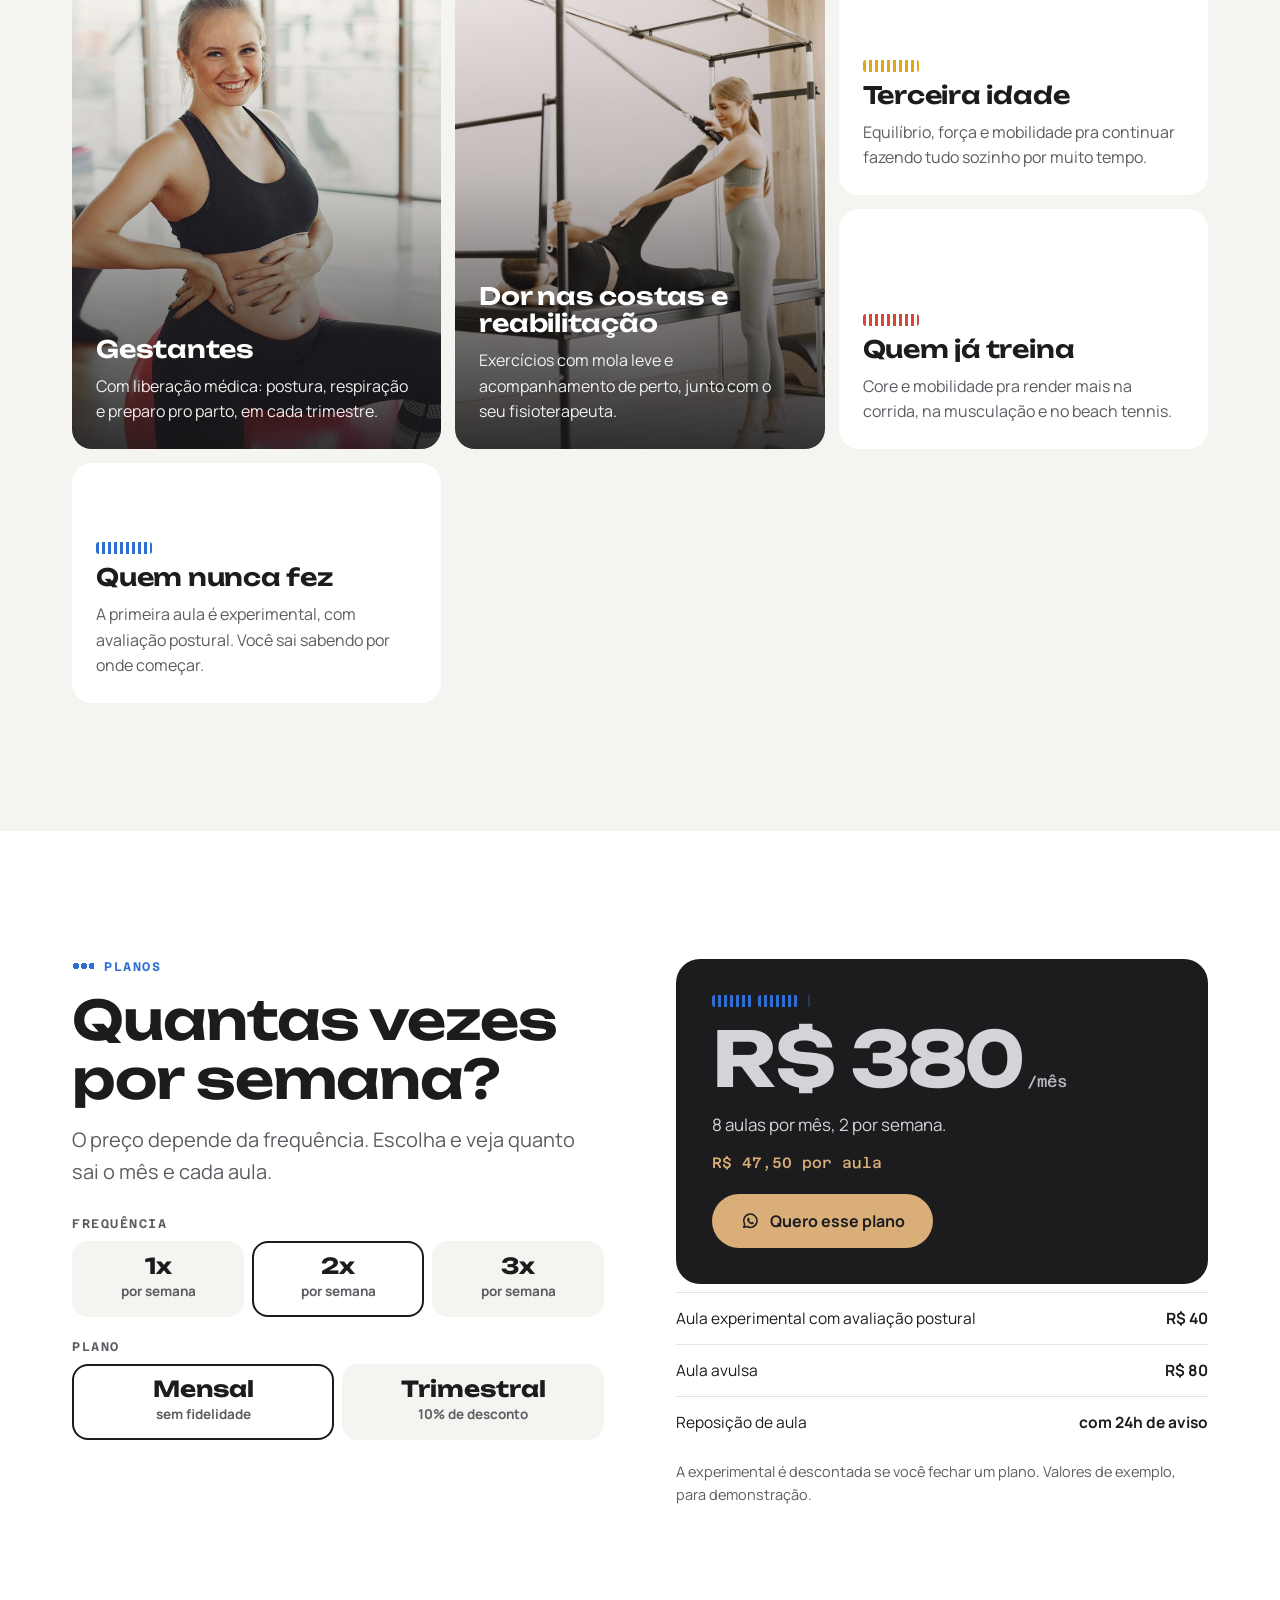
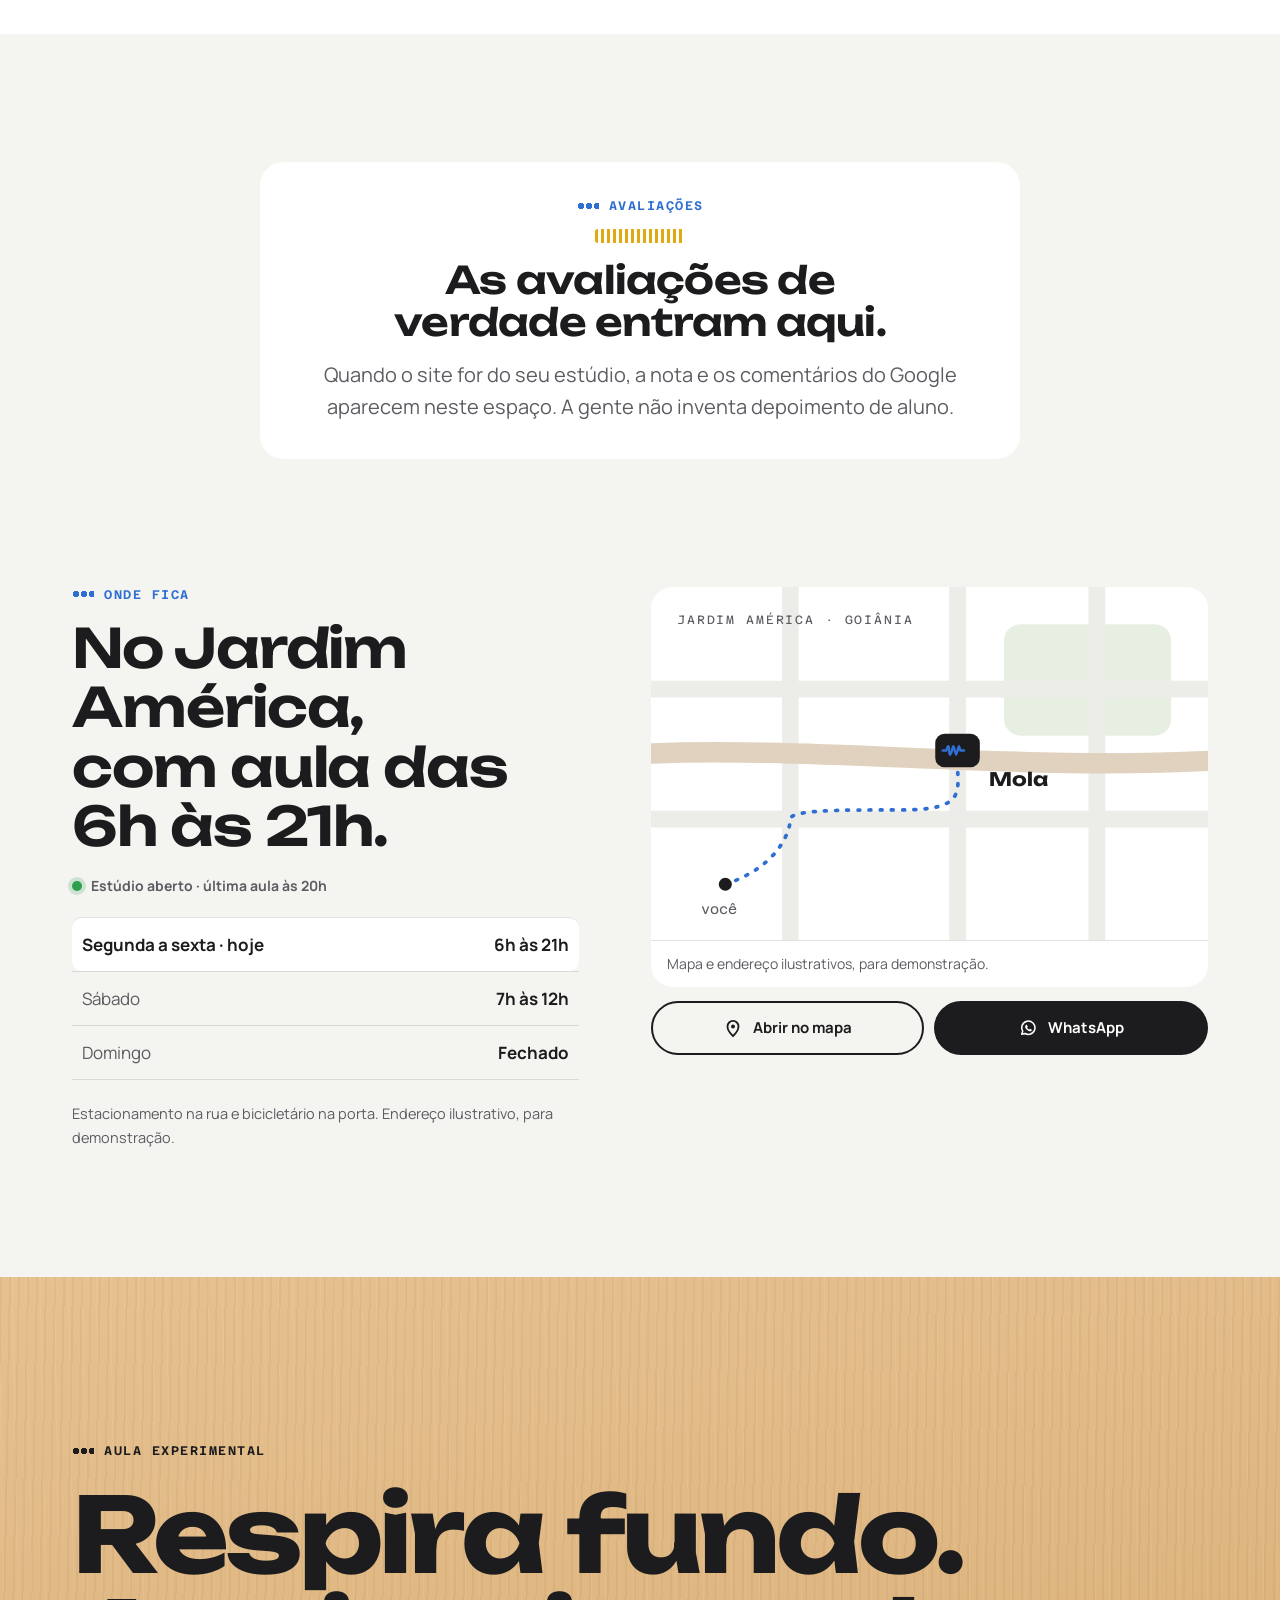
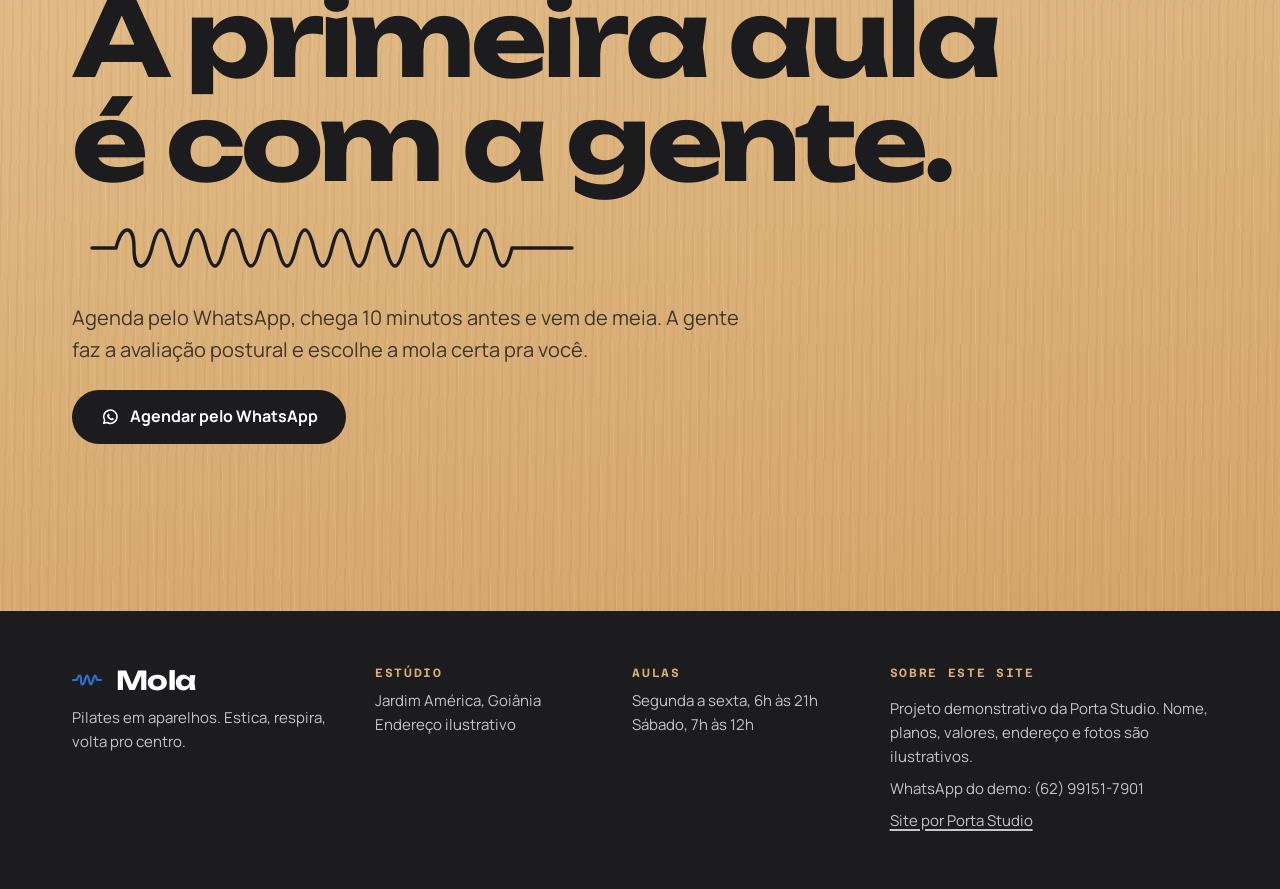
<file: pilates/index.html>
<!doctype html>
<html lang="pt-BR">
<head>
<meta charset="utf-8">
<meta name="viewport" content="width=device-width,initial-scale=1,viewport-fit=cover">
<style>:root{color-scheme:light;box-sizing:border-box;padding-top:env(safe-area-inset-top,0px);padding-bottom:env(safe-area-inset-bottom,0px)}html{scroll-padding-top:env(safe-area-inset-top,0px)}body{margin:0;padding:0;font:14px -apple-system,BlinkMacSystemFont,sans-serif;background:#fff;color:#000}img{max-width:100%}[hidden]:not([hidden=until-found i]){display:none!important}</style>
<title>Mola Pilates</title>
<meta name="description" content="Estúdio de pilates em aparelhos no Jardim América, em Goiânia. Turmas de até 3 alunos, reformer, cadillac e aula experimental. Projeto demonstrativo da Porta Studio.">
<meta name="theme-color" content="#F4F4F1">
<link rel="icon" href="favicon.svg" type="image/svg+xml">
<meta property="og:type" content="website">
<meta property="og:locale" content="pt_BR">
<meta property="og:site_name" content="Mola Pilates">
<meta property="og:title" content="Mola Pilates · Jardim América, Goiânia">
<meta property="og:description" content="Estica, respira, volta pro centro. Pilates em aparelhos com turmas de até 3 alunos.">
<meta property="og:image" content="og.jpg">
<meta property="og:image:width" content="1200">
<meta property="og:image:height" content="630">
<meta name="twitter:card" content="summary_large_image">
<link rel="preconnect" href="https://fonts.googleapis.com">
<link rel="preconnect" href="https://fonts.gstatic.com" crossorigin>
<link rel="stylesheet" href="https://fonts.googleapis.com/css2?family=Azeret+Mono:wght@400..600&family=Manrope:wght@400..800&family=Unbounded:wght@300..800&display=swap">
<script>
  (function(){var d=document.documentElement;d.lang='pt-BR';d.classList.add('js');
  var calmo=false;try{calmo=matchMedia('(prefers-reduced-motion: reduce)').matches}catch(e){}
  if(calmo)d.classList.add('calmo');})();
</script>
<script type="application/ld+json">
{"@context":"https://schema.org","@type":"ExerciseGym","name":"Mola Pilates (projeto demonstrativo)","description":"Estúdio de pilates em aparelhos no Jardim América, Goiânia, com turmas de até 3 alunos.","address":{"@type":"PostalAddress","addressLocality":"Goiânia","addressRegion":"GO","addressCountry":"BR"},"areaServed":"Goiânia","priceRange":"R$ 40–490","paymentAccepted":"Pix, cartão","openingHoursSpecification":[{"@type":"OpeningHoursSpecification","dayOfWeek":["Monday","Tuesday","Wednesday","Thursday","Friday"],"opens":"06:00","closes":"21:00"},{"@type":"OpeningHoursSpecification","dayOfWeek":"Saturday","opens":"07:00","closes":"12:00"}]}
</script>
<style>
:root{
  /* Layout: o topo é um reformer visto de lado, ocupando a largura da tela; a pessoa estica a mola e o carrinho respira sozinho. Depois o estúdio, os aparelhos, os planos e a madeira do aparelho no fim. */
  --parede:#F4F4F1;
  --branco:#FFFFFF;
  --estofado:#1C1C1E;
  --estofado-2:#2A2A2E;
  --texto:#1C1C1E;
  --texto-2:#5C5C62;
  --madeira:#D9AE78;
  --madeira-2:#B9874E;
  --aco:#B8BCC0;
  --mola-leve:#E2A812;
  --mola-media:#2F6FD1;
  --mola-forte:#D8463A;
  --display:"Unbounded","Arial Black",system-ui,sans-serif;
  --sans:"Manrope",system-ui,-apple-system,"Segoe UI",Roboto,Arial,sans-serif;
  --mono:"Azeret Mono",ui-monospace,"SFMono-Regular",Menlo,monospace;
  --gut-l:max(20px,env(safe-area-inset-left,0px));
  --gut-r:max(20px,env(safe-area-inset-right,0px));
  --topo-h:62px;
  --ease:cubic-bezier(.2,.8,.2,1);
  --mola:cubic-bezier(.34,1.56,.5,1);
}
@media (min-width:900px){:root{--topo-h:70px;--gut-l:max(32px,env(safe-area-inset-left,0px));--gut-r:max(32px,env(safe-area-inset-right,0px))}}
*,*::before,*::after{box-sizing:border-box}
html{-webkit-text-size-adjust:100%;text-size-adjust:100%;scroll-behavior:smooth;scroll-padding-top:calc(var(--topo-h) + env(safe-area-inset-top,0px) + 8px)}
.calmo{scroll-behavior:auto}
body{margin:0;background:var(--parede);color:var(--texto);font:400 17px/1.6 var(--sans);overflow-x:hidden;overflow-x:clip;-webkit-font-smoothing:antialiased}
body::before{content:"";position:fixed;inset:0 0 auto;height:env(safe-area-inset-top,0px);z-index:70;background:var(--parede)}
h1,h2,h3,h4,p,figure,ul,ol,dl,dd,fieldset{margin:0}
ul,ol{padding:0;list-style:none}
fieldset{border:0;padding:0;min-width:0}
legend{padding:0}
img,svg{display:block;max-width:100%}
img{height:auto}
a{color:inherit;text-underline-offset:.2em;text-decoration-thickness:1.5px}
button,input{font:inherit;color:inherit}
::selection{background:var(--mola-media);color:var(--branco)}
:focus-visible{outline:3px solid var(--foco,var(--mola-media));outline-offset:3px}
main{overflow-x:clip}
.wrap{width:100%;max-width:1200px;margin-inline:auto;padding-left:var(--gut-l);padding-right:var(--gut-r)}
.sr{position:absolute!important;width:1px;height:1px;overflow:hidden;clip:rect(0 0 0 0);clip-path:inset(50%);white-space:nowrap}

.s-parede{background:var(--parede);color:var(--texto);--sub:var(--texto-2);--rot:var(--mola-media);--linha:rgba(28,28,30,.12)}
.s-branco{background:var(--branco);color:var(--texto);--sub:var(--texto-2);--rot:var(--mola-media);--linha:rgba(28,28,30,.12)}
.s-estofado{background:var(--estofado);color:#F2F2F0;--sub:#B9B9BE;--rot:var(--madeira);--linha:rgba(242,242,240,.14);--foco:var(--madeira)}
.madeira{background-color:#DDB37D;background-image:repeating-linear-gradient(91deg,rgba(140,90,40,.07) 0 2px,rgba(140,90,40,0) 2px 9px),repeating-linear-gradient(89deg,rgba(255,255,255,.08) 0 1px,rgba(255,255,255,0) 1px 14px),linear-gradient(170deg,#E6C291,#D3A56A);color:var(--estofado);--sub:#3E3428;--rot:var(--estofado);--linha:rgba(28,28,30,.2)}
.secao{position:relative;padding-block:clamp(80px,10vw,140px)}
.secao-cab{display:grid;gap:16px;max-width:820px}
.rotulo{display:inline-flex;align-items:center;gap:10px;font:600 12.5px/1.2 var(--mono);letter-spacing:.12em;text-transform:uppercase;color:var(--rot)}
.rotulo::before{content:"";width:22px;height:8px;background:radial-gradient(circle at 4px 4px,currentColor 0 3px,transparent 3.5px) 0 0/8px 8px repeat-x}
.tit{font:600 clamp(28px,6.4vw,54px)/1.1 var(--display);letter-spacing:-.02em;text-wrap:balance}
.lede{font-size:clamp(17px,2.1vw,20px);line-height:1.6;color:var(--sub);max-width:34em}
.nota{font-size:14.5px;color:var(--sub)}

/* ===== Botões ===== */
.bt{display:inline-flex;align-items:center;justify-content:center;gap:10px;min-height:54px;padding:0 26px;border:2px solid transparent;border-radius:999px;font:700 16px/1.1 var(--sans);text-decoration:none;text-align:center;cursor:pointer;-webkit-tap-highlight-color:transparent;transition:transform .35s var(--mola),background-color .2s}
.bt svg{width:20px;height:20px;flex:none}
.bt:hover{transform:translateY(-2px) scaleX(1.03)}
.bt:active{transform:scaleX(.94)}
.bt-escuro{background:var(--estofado);color:var(--branco)}
.bt-escuro:hover{background:#000}
.bt-linha{background:transparent;color:inherit;border-color:currentColor}
.bt-madeira{background:var(--madeira);color:var(--estofado)}

/* ===== Topo ===== */
.topo{position:fixed;top:0;left:0;right:0;z-index:50;padding-top:env(safe-area-inset-top,0px);background:rgba(244,244,241,.92);-webkit-backdrop-filter:blur(10px);backdrop-filter:blur(10px);box-shadow:0 1px 0 rgba(28,28,30,.08)}
.topo-in{height:var(--topo-h);display:flex;align-items:center;gap:22px}
.marca{display:inline-flex;align-items:center;gap:10px;font:700 21px/1 var(--display);letter-spacing:-.02em;color:var(--texto);text-decoration:none;white-space:nowrap}
.marca svg{width:34px;height:14px}
.topo-nav{display:none;gap:26px;margin-left:auto}
.topo-nav a{font-weight:700;font-size:15px;text-decoration:none;color:var(--texto-2);transition:color .2s}
.topo-nav a:hover{color:var(--texto)}
.topo-cta{margin-left:auto;min-height:44px;padding:0 18px;font-size:15px}
@media (min-width:1000px){.topo-nav{display:flex}.topo-cta{margin-left:0}}

.status{display:inline-flex;align-items:center;gap:9px;font:700 14px/1.25 var(--sans);color:var(--sub)}
.status i{width:10px;height:10px;border-radius:50%;background:currentColor;opacity:.5;flex:none}
.status.aberto i{background:#2E9E4F;opacity:1;box-shadow:0 0 0 4px rgba(46,158,79,.2)}
.selo{display:inline-block;padding:6px 10px;border-radius:999px;background:var(--estofado);color:var(--branco);font:600 11.5px/1 var(--mono);letter-spacing:.08em;text-transform:uppercase;white-space:nowrap}

/* ===== Abertura: o reformer ===== */
.hero{position:relative;overflow:hidden;padding-top:calc(var(--topo-h) + clamp(28px,5vw,64px))}
.hero-cab{display:grid;gap:16px;max-width:980px}
.hero-tit{font:700 clamp(38px,9.6vw,98px)/1.02 var(--display);letter-spacing:-.035em;text-wrap:balance}
.hero-tit em{font-style:normal;color:var(--mola-media)}
.hero-lede{font-size:clamp(17px,4.3vw,21px);line-height:1.55;max-width:32em;color:var(--texto-2)}
.reformer{position:relative;margin-top:clamp(24px,4vw,48px)}
.chao{position:relative;padding-bottom:clamp(20px,4vw,48px)}
.ref-palco{position:relative;max-width:1200px;margin-inline:auto;padding-inline:max(6px,env(safe-area-inset-left,0px)) max(6px,env(safe-area-inset-right,0px));background:linear-gradient(transparent 86%,rgba(217,174,120,.3) 86%)}
@media (max-width:639px){.ref-palco{padding-right:0}}
.ref-svg{width:100%;height:auto;touch-action:pan-y;cursor:grab;-webkit-user-select:none;user-select:none;overflow:visible}
.ref-svg.puxando{cursor:grabbing}
.ref-fala{position:absolute;top:2%;left:var(--fx,63%);transform:translateX(-50%);padding:6px 12px;border-radius:999px;background:var(--branco);color:var(--texto);font:500 clamp(12px,2.6vw,15px)/1 var(--display);letter-spacing:.02em;white-space:nowrap;box-shadow:0 8px 18px -10px rgba(28,28,30,.4);opacity:0;transition:opacity .4s;pointer-events:none}
.ref-fala.on{opacity:1}
.ref-ctl{display:grid;gap:14px;margin-top:6px}
.molas-escolha{display:grid;grid-template-columns:repeat(3,minmax(0,1fr));gap:8px}
@media (min-width:640px){.molas-escolha{display:flex}}
.molas-escolha button{display:inline-flex;align-items:center;justify-content:center;gap:8px;min-height:46px;padding:0 12px 0 10px;border:2px solid rgba(28,28,30,.16);border-radius:999px;background:var(--branco);font:700 15px/1 var(--sans);cursor:pointer;-webkit-tap-highlight-color:transparent;transition:border-color .2s,transform .3s var(--mola)}
.molas-escolha button:active{transform:scaleX(.92)}
.molas-escolha button[aria-pressed="true"]{border-color:var(--c)}
.molas-escolha i{width:24px;height:12px;flex:none;background:repeating-linear-gradient(90deg,var(--c) 0 3px,transparent 3px 6px);border-radius:3px}
.leitura{display:flex;flex-wrap:wrap;align-items:baseline;gap:4px 14px;font:500 14px/1.4 var(--mono);color:var(--texto-2)}
.leitura b{font:600 clamp(26px,6vw,36px)/1 var(--mono);color:var(--texto);font-variant-numeric:tabular-nums}
.ref-dica{font-size:14.5px;color:var(--texto-2)}
.hero-pe{display:grid;gap:18px;margin-top:clamp(28px,4vw,40px)}
.ctas{display:flex;flex-wrap:wrap;gap:10px}
.pe-linha{display:flex;flex-wrap:wrap;align-items:center;gap:10px 16px}
@media (min-width:900px){.ref-ctl{grid-template-columns:auto 1fr auto;align-items:center;gap:24px}.leitura{justify-content:center}.hero-pe{grid-template-columns:auto 1fr;align-items:center}.hero-pe .pe-linha{justify-content:flex-end}}

/* ===== O método ===== */
.metodo-grade{display:grid;gap:44px}
@media (min-width:960px){.metodo-grade{grid-template-columns:minmax(0,1.25fr) minmax(0,.75fr);gap:64px;align-items:start}}
.principios{display:grid;gap:12px;margin-top:clamp(32px,4vw,48px)}
@media (min-width:640px){.principios{grid-template-columns:repeat(2,minmax(0,1fr))}}
.principio{display:grid;gap:8px;padding:22px;border-radius:18px;background:var(--parede);transition:transform .8s var(--mola)}
.principio h3{display:flex;align-items:center;gap:10px;font:600 18px/1.2 var(--display);letter-spacing:-.01em}
.principio h3::before{content:"";width:12px;height:12px;border-radius:50%;background:var(--c,var(--mola-media));flex:none}
.principio p{font-size:16px;color:var(--sub)}
.js-anima .principio:not(.visto){transform:translateY(26px) scaleX(.94)}
.molas-foto{display:grid;gap:12px}
.molas-foto figure{position:relative;border-radius:18px;overflow:hidden;background:var(--estofado)}
.molas-foto img{width:100%}
.molas-foto figcaption{font-size:15px;color:var(--sub)}
.cores{display:grid;gap:8px;margin-top:6px}
.cores li{display:flex;align-items:center;gap:12px;font-size:15px}
.cores i{width:34px;height:12px;flex:none;background:repeating-linear-gradient(90deg,var(--c) 0 3px,transparent 3px 6px);border-radius:3px}
.cores b{font-weight:800}
@media (min-width:960px){.molas-foto{position:sticky;top:calc(var(--topo-h) + 40px)}}

/* ===== Aparelhos ===== */
.aparelhos-cab{display:grid;gap:32px}
@media (min-width:960px){.aparelhos-cab{grid-template-columns:minmax(0,1fr) 260px;align-items:end;gap:56px}}
.polias{display:none}
@media (min-width:960px){.polias{display:block;border-radius:16px;overflow:hidden;aspect-ratio:2/3}.polias img{width:100%;height:100%;object-fit:cover}}
.aparelhos{display:grid;gap:16px;margin-top:clamp(36px,5vw,56px)}
@media (min-width:760px){.aparelhos{grid-template-columns:repeat(3,minmax(0,1fr))}}
.aparelho{display:grid;align-content:start;border-radius:20px;overflow:hidden;background:var(--estofado-2)}
.aparelho figure{aspect-ratio:4/5;overflow:hidden;background:#000}
.aparelho img{width:100%;height:100%;object-fit:cover;transition:transform .9s var(--ease)}
@media (hover:hover){.aparelho:hover img{transform:scale(1.05)}}
.aparelho-txt{display:grid;gap:10px;padding:22px 22px 26px}
.aparelho h3{font:600 22px/1.15 var(--display)}
.aparelho p{font-size:16px;color:var(--sub)}
.bom{font:500 12.5px/1.5 var(--mono);letter-spacing:.04em;color:var(--madeira)}

/* ===== O estúdio ===== */
.estudio{position:relative}
.estudio figure{position:relative;border-radius:22px;overflow:hidden;aspect-ratio:4/5;background:var(--estofado)}
@media (min-width:760px){.estudio figure{aspect-ratio:16/8}}
.estudio img{width:100%;height:100%;object-fit:cover}
.estudio figcaption{position:absolute;left:0;right:0;bottom:0;display:grid;gap:14px;padding:clamp(20px,4vw,40px);color:var(--branco);background:linear-gradient(to top,rgba(20,20,22,.85),rgba(20,20,22,0))}
.estudio h2{font:600 clamp(24px,5vw,44px)/1.1 var(--display);letter-spacing:-.02em;max-width:16em;text-wrap:balance}
.fatos{display:flex;flex-wrap:wrap;gap:10px}
.fatos li{padding:8px 14px;border-radius:999px;background:rgba(255,255,255,.16);-webkit-backdrop-filter:blur(6px);backdrop-filter:blur(6px);font:500 13.5px/1.2 var(--mono)}

/* ===== Pra quem é ===== */
.publico{display:grid;gap:14px;margin-top:clamp(36px,5vw,56px)}
@media (min-width:760px){.publico{grid-template-columns:repeat(2,minmax(0,1fr))}}
@media (min-width:1080px){.publico{grid-template-columns:repeat(3,minmax(0,1fr))}.p-foto{grid-row:span 2}}
.p-card{position:relative;isolation:isolate;display:grid;align-content:end;gap:10px;min-height:240px;padding:24px;border-radius:20px;overflow:hidden;background:var(--branco)}
.p-card h3{font:600 clamp(20px,3.6vw,24px)/1.15 var(--display);letter-spacing:-.01em}
.p-card p{font-size:16px;color:var(--sub)}
.p-foto{min-height:380px;color:var(--branco);--sub:rgba(255,255,255,.92)}
.p-foto img{position:absolute;inset:0;z-index:-2;width:100%;height:100%;object-fit:cover}
.p-foto::before{content:"";position:absolute;inset:0;z-index:-1;background:linear-gradient(to top,rgba(20,20,22,.86),rgba(20,20,22,.2) 55%,rgba(20,20,22,0))}
.p-card .linha-mola{width:56px;height:12px;background:repeating-linear-gradient(90deg,var(--c) 0 3px,transparent 3px 6px);border-radius:3px;margin-bottom:auto}

/* ===== Planos ===== */
.planos-grade{display:grid;gap:40px}
@media (min-width:960px){.planos-grade{grid-template-columns:minmax(0,1fr) minmax(0,1fr);gap:72px;align-items:start}}
.escolha{display:grid;gap:22px;margin-top:28px}
.passo-rot{font:600 12.5px/1.2 var(--mono);letter-spacing:.12em;text-transform:uppercase;margin-bottom:10px;color:var(--sub)}
.seg{display:grid;grid-template-columns:repeat(3,minmax(0,1fr));gap:8px}
.seg.dois{grid-template-columns:repeat(2,minmax(0,1fr))}
.seg legend{grid-column:1/-1}
.seg label{position:relative;display:grid;justify-items:center;gap:4px;padding:14px 8px;border-radius:16px;background:var(--parede);box-shadow:inset 0 0 0 2px transparent;cursor:pointer;text-align:center;transition:box-shadow .2s,transform .35s var(--mola)}
.seg label:active{transform:scaleX(.95)}
.seg input{position:absolute;opacity:0;inset:0;margin:0;cursor:pointer}
.seg b{font:700 22px/1 var(--display)}
.seg span{font-size:13.5px;font-weight:700;color:var(--sub)}
.seg label:has(input:checked){background:var(--branco);box-shadow:inset 0 0 0 2px var(--estofado)}
.seg label:has(input:focus-visible){outline:3px solid var(--mola-media);outline-offset:2px}
.resultado{position:relative;display:grid;gap:14px;padding:clamp(24px,4vw,36px);border-radius:24px;background:var(--estofado);color:#F2F2F0}
.resultado .preco{font:700 clamp(46px,11vw,76px)/1 var(--display);letter-spacing:-.03em;font-variant-numeric:tabular-nums}
.resultado .preco small{font:500 16px/1 var(--mono);letter-spacing:0;margin-left:6px;color:#B9B9BE}
.resultado p{color:#D4D4D8}
.resultado .por-aula{font:500 15px/1.5 var(--mono);color:var(--madeira)}
.resultado .molinhas{display:flex;gap:6px}
.resultado .molinhas i{width:40px;height:12px;background:repeating-linear-gradient(90deg,var(--mola-media) 0 3px,transparent 3px 6px);border-radius:3px;transform-origin:0 50%;transition:transform .6s var(--mola)}
.extras-plano{display:grid;margin-top:8px}
.extras-plano li{display:flex;justify-content:space-between;gap:16px;padding-block:13px;border-top:1px solid var(--linha);font-size:15.5px}
.extras-plano li b{white-space:nowrap}

/* ===== Avaliações ===== */
.recado{display:grid;justify-items:center;gap:16px;max-width:760px;margin-inline:auto;padding:36px 26px;border-radius:24px;background:var(--branco);text-align:center}
.recado .linha-mola{width:90px;height:14px;background:repeating-linear-gradient(90deg,var(--mola-leve) 0 3px,transparent 3px 6px);border-radius:3px}

/* ===== Onde fica ===== */
.onde-grade{display:grid;gap:44px}
@media (min-width:900px){.onde-grade{grid-template-columns:minmax(0,1fr) minmax(0,1.1fr);gap:72px;align-items:start}}
.onde-info{display:grid;gap:22px;align-content:start}
.horas{display:grid}
.horas div{display:flex;justify-content:space-between;gap:16px;padding:13px 10px;border-top:1px solid var(--linha)}
.horas div:last-child{border-bottom:1px solid var(--linha)}
.horas dt{color:var(--sub)}
.horas dd{font-weight:700;text-align:right}
.horas .hoje{border-radius:10px;background:var(--branco)}
.horas .hoje dt{color:var(--texto);font-weight:700}
.horas .hoje dt::after{content:" · hoje"}
.mapa{border-radius:22px;overflow:hidden;background:var(--branco)}
.mapa svg{width:100%;height:auto}
.mapa figcaption{padding:12px 16px;font-size:14px;color:var(--sub);border-top:1px solid var(--linha)}
.mapa-ctas{display:grid;grid-template-columns:1fr 1fr;gap:10px;margin-top:14px}
.mapa-ctas .bt{padding:0 12px;font-size:15px}

/* ===== Final ===== */
.final{overflow:hidden;padding-block:clamp(90px,13vw,170px)}
.final-in{display:grid;gap:24px;justify-items:start}
.final-tit{font:700 clamp(40px,10vw,104px)/1 var(--display);letter-spacing:-.04em;text-wrap:balance;max-width:12em}
.respira{width:min(100%,520px);height:auto;overflow:visible}
.respira path{fill:none;stroke:var(--estofado);stroke-width:3.4;stroke-linecap:round;stroke-linejoin:round}
.js .respira g{transform-origin:20px 30px;animation:respira 10s ease-in-out infinite}
@keyframes respira{0%,100%{transform:scaleX(.62)}40%{transform:scaleX(1)}}

/* ===== Rodapé ===== */
.rodape{background:var(--estofado);color:#F2F2F0;padding-block:56px calc(env(safe-area-inset-bottom,0px) + 110px);--foco:var(--madeira)}
.rodape-in{display:grid;gap:30px}
.rodape .marca{color:#FFFFFF;font-size:26px}
.rodape h3{margin-bottom:10px;font:600 12px/1 var(--mono);letter-spacing:.14em;text-transform:uppercase;color:var(--madeira)}
.rodape p{font-size:15px;color:#C4C4C9}
.rodape .aviso{display:grid;gap:8px}
@media (min-width:900px){.rodape{padding-bottom:calc(env(safe-area-inset-bottom,0px) + 56px)}.rodape-in{grid-template-columns:1.2fr 1fr 1fr 1.4fr}}

/* ===== WhatsApp no celular ===== */
.fab{position:fixed;right:calc(var(--gut-r) - 4px);bottom:calc(env(safe-area-inset-bottom,0px) + 16px);z-index:45;display:flex;align-items:center;gap:10px;min-height:56px;padding:0 20px 0 16px;border-radius:999px;background:var(--estofado);color:var(--branco);box-shadow:0 14px 28px -12px rgba(0,0,0,.6);font:700 15.5px/1 var(--sans);text-decoration:none;transform:translateY(180%);visibility:hidden;transition:transform .5s var(--ease),visibility 0s .5s}
.fab svg{width:24px;height:24px}
.fab.on{transform:none;visibility:visible;transition:transform .5s var(--ease),visibility 0s}
@media (min-width:1000px){.fab{display:none}}

@media (prefers-reduced-motion:reduce){
  *,*::before,*::after{transition-duration:.01ms!important;animation-duration:.01ms!important;animation-delay:0s!important;animation-iteration-count:1!important}
}
</style>

</head>
<body>
<svg width="0" height="0" style="position:absolute" aria-hidden="true">
  <defs>
    <linearGradient id="g-madeira" x1="0" y1="0" x2="0" y2="1"><stop offset="0" stop-color="#E9C48F"/><stop offset="1" stop-color="#C9955A"/></linearGradient>
    <linearGradient id="g-madeira-esc" x1="0" y1="0" x2="0" y2="1"><stop offset="0" stop-color="#C99258"/><stop offset="1" stop-color="#9E6E3A"/></linearGradient>
    <linearGradient id="g-estofado" x1="0" y1="0" x2="0" y2="1"><stop offset="0" stop-color="#3A3A3F"/><stop offset=".5" stop-color="#1C1C1E"/><stop offset="1" stop-color="#111113"/></linearGradient>
    <linearGradient id="g-aco" x1="0" y1="0" x2="1" y2="0"><stop offset="0" stop-color="#8E9398"/><stop offset=".5" stop-color="#E4E7EA"/><stop offset="1" stop-color="#8E9398"/></linearGradient>
    <symbol id="i-mola" viewBox="0 0 34 14"><path d="M1 7h4c1.5-6 4-6 4 0s2.5 6 4 0 2.5-6 4 0 2.5 6 4 0 2.5-6 4 0h4" fill="none" stroke="currentColor" stroke-width="2.2" stroke-linecap="round" stroke-linejoin="round"/></symbol>
    <symbol id="i-wa" viewBox="0 0 24 24"><path fill="none" stroke="currentColor" stroke-width="1.8" stroke-linejoin="round" d="M4.5 19.5l1.1-3.6A8 8 0 1 1 8.4 18.6z"/><path fill="currentColor" d="M9.3 8.6c.2-.4.4-.4.7-.4h.5c.2 0 .4 0 .5.4l.6 1.5c.1.2 0 .4-.1.6l-.5.6c-.1.1-.1.3 0 .4.5.9 1.3 1.6 2.2 2.1.2.1.3.1.4 0l.6-.6c.2-.2.4-.2.6-.1l1.4.7c.3.1.3.3.3.5 0 .5-.3 1.3-1.1 1.6-.6.2-1.6.2-3.2-.7-1.8-1-3-2.7-3.4-3.6-.4-.8-.3-1.8.5-3z"/></symbol>
    <symbol id="i-pino" viewBox="0 0 20 20"><path fill="none" stroke="currentColor" stroke-width="1.8" d="M10 18s5.5-5.3 5.5-9.6A5.5 5.5 0 0 0 4.5 8.4C4.5 12.7 10 18 10 18z"/><circle cx="10" cy="8.5" r="2" fill="currentColor"/></symbol>
  </defs>
</svg>

<header class="topo">
  <div class="wrap topo-in">
    <a class="marca" href="#inicio"><svg aria-hidden="true" style="color:var(--mola-media)"><use href="#i-mola"/></svg>Mola<span class="sr"> Pilates, voltar ao início</span></a>
    <nav class="topo-nav" aria-label="Seções">
      <a href="#metodo">O método</a>
      <a href="#aparelhos">Aparelhos</a>
      <a href="#pra-quem">Pra quem é</a>
      <a href="#planos">Planos</a>
    </nav>
    <a class="bt bt-escuro topo-cta" data-wa href="https://wa.me/5562991517901" target="_blank" rel="noopener">Aula experimental</a>
  </div>
</header>

<main>
  <!-- Abertura: o reformer que estica e respira -->
  <section class="hero s-parede" id="inicio">
    <div class="wrap hero-cab">
      <p class="rotulo">Pilates em aparelhos · Jardim América, Goiânia</p>
      <h1 class="hero-tit"><span class="sr">Mola Pilates. </span>Estica, respira, volta pro <em>centro.</em></h1>
      <p class="hero-lede">Pilates em aparelhos com turmas de até 3 alunos e a instrutora do seu lado a aula inteira. Do primeiro alongamento à reabilitação.</p>
    </div>
    <div class="reformer chao" data-reformer>
      <div class="ref-palco">
        <p class="ref-fala" aria-hidden="true" data-fala>inspira</p>
        <svg class="ref-svg" viewBox="0 0 1000 250" role="img" aria-label="Reformer de pilates desenhado de lado, com as molas presas no carrinho. Arraste o carrinho para esticar a mola.">
          <ellipse cx="500" cy="236" rx="470" ry="9" fill="rgba(28,28,30,.13)"/>
          <rect x="58" y="184" width="26" height="46" rx="3" fill="url(#g-madeira-esc)"/>
          <rect x="916" y="184" width="26" height="46" rx="3" fill="url(#g-madeira-esc)"/>
          <rect x="40" y="150" width="920" height="38" rx="7" fill="url(#g-madeira)"/>
          <path d="M44 160H956" stroke="rgba(120,80,40,.18)" stroke-width="1.5"/>
          <path d="M300 152H948" stroke="#C9CDD1" stroke-width="3" stroke-linecap="round"/>
          <rect x="58" y="74" width="30" height="84" rx="5" fill="url(#g-madeira)"/>
          <circle cx="92" cy="114" r="4" fill="#8E9398"/><circle cx="92" cy="128" r="4" fill="#8E9398"/><circle cx="92" cy="142" r="4" fill="#8E9398"/>
          <path d="M150 150L182 70" stroke="url(#g-aco)" stroke-width="9" stroke-linecap="round"/>
          <path d="M226 150L194 70" stroke="url(#g-aco)" stroke-width="9" stroke-linecap="round" opacity=".55"/>
          <rect x="160" y="52" width="58" height="24" rx="12" fill="#1C1C1E"/>
          <g data-molas><path d="M92 120C150 112 210 128 330 120" fill="none" stroke="#2F6FD1" stroke-width="3"/><path d="M92 136C150 128 210 144 330 136" fill="none" stroke="#2F6FD1" stroke-width="3"/></g>
          <g data-carrinho transform="translate(330 0)">
            <rect x="0" y="112" width="300" height="34" rx="6" fill="url(#g-madeira-esc)"/>
            <rect x="0" y="94" width="300" height="24" rx="9" fill="url(#g-estofado)"/>
            <rect x="8" y="76" width="58" height="22" rx="9" fill="#2A2A2E"/>
            <rect x="236" y="56" width="22" height="44" rx="8" fill="#1C1C1E"/>
            <rect x="266" y="56" width="22" height="44" rx="8" fill="#1C1C1E"/>
            <circle cx="42" cy="149" r="7" fill="#8E9398"/><circle cx="258" cy="149" r="7" fill="#8E9398"/>
            <rect x="-20" y="30" width="340" height="140" fill="transparent"/>
          </g>
        </svg>
      </div>
      <div class="wrap ref-ctl">
        <div class="molas-escolha" role="group" aria-label="Escolha a mola">
          <button type="button" data-mola="leve" aria-pressed="false" style="--c:var(--mola-leve)"><i aria-hidden="true"></i>Leve</button>
          <button type="button" data-mola="media" aria-pressed="true" style="--c:var(--mola-media)"><i aria-hidden="true"></i>Média</button>
          <button type="button" data-mola="forte" aria-pressed="false" style="--c:var(--mola-forte)"><i aria-hidden="true"></i>Forte</button>
        </div>
        <p class="leitura" aria-live="polite"><b data-cm>0 cm</b><span data-nome-mola>2 molas azuis · carga média</span></p>
        <p class="ref-dica">Arraste o carrinho pra esticar a mola.</p>
      </div>
    </div>
    <div class="wrap hero-pe" style="padding-bottom:clamp(56px,8vw,100px)">
      <div class="ctas">
        <a class="bt bt-escuro" data-wa href="https://wa.me/5562991517901" target="_blank" rel="noopener">Agendar aula experimental</a>
        <a class="bt bt-linha" href="#planos">Ver planos</a>
      </div>
      <div class="pe-linha"><p class="status" data-status><i></i><span>Segunda a sábado, a partir das 6h</span></p><span class="selo">Demo · Porta Studio</span></div>
    </div>
  </section>

  <!-- O método -->
  <section class="secao s-branco" id="metodo">
    <div class="wrap metodo-grade">
      <div>
        <div class="secao-cab">
          <p class="rotulo">O método</p>
          <h2 class="tit">Seis princípios, e nenhum deles é ficar flexível.</h2>
          <p class="lede">O pilates foi criado por Joseph Pilates há quase cem anos, em cima de seis princípios. Toda aula aqui passa por todos eles.</p>
        </div>
        <ul class="principios">
          <li class="principio" style="--c:var(--mola-media)"><h3>Respiração</h3><p>Expira no esforço, inspira pra preparar. Parece simples e muda tudo.</p></li>
          <li class="principio" style="--c:var(--mola-forte)"><h3>Centro</h3><p>Abdômen, lombar e quadril trabalhando juntos. É daí que sai o movimento.</p></li>
          <li class="principio" style="--c:var(--mola-leve)"><h3>Controle</h3><p>Nada no embalo. A mola puxa e você segura, na volta também.</p></li>
          <li class="principio" style="--c:var(--mola-media)"><h3>Concentração</h3><p>Cinquenta minutos prestando atenção no próprio corpo. O celular fica na bolsa.</p></li>
          <li class="principio" style="--c:var(--mola-forte)"><h3>Precisão</h3><p>Poucas repetições, bem feitas. Qualidade antes de quantidade.</p></li>
          <li class="principio" style="--c:var(--mola-leve)"><h3>Fluidez</h3><p>Um exercício emenda no outro, sem pressa e sem tranco.</p></li>
        </ul>
      </div>
      <div class="molas-foto">
        <figure><img src="img/molas.jpg" width="633" height="360" alt="Molas do reformer de perto, com ganchos vermelho, amarelo e verde" loading="lazy" decoding="async"></figure>
        <p class="rotulo" style="margin-top:8px">As cores das molas</p>
        <p class="nota">Cada cor é uma carga. A instrutora troca as molas durante a aula conforme o exercício e o seu momento.</p>
        <ul class="cores">
          <li style="--c:var(--mola-leve)"><i aria-hidden="true"></i><span><b>Amarela:</b> leve, pra mobilidade e reabilitação</span></li>
          <li style="--c:var(--mola-media)"><i aria-hidden="true"></i><span><b>Azul:</b> média, a do dia a dia</span></li>
          <li style="--c:var(--mola-forte)"><i aria-hidden="true"></i><span><b>Vermelha:</b> forte, pra pernas e força</span></li>
        </ul>
        <p class="nota" style="font-size:13px">As cores mudam de fabricante pra fabricante. Estas são as do estúdio.</p>
      </div>
    </div>
  </section>

  <!-- Aparelhos -->
  <section class="secao s-estofado" id="aparelhos">
    <div class="wrap">
      <div class="aparelhos-cab">
        <div class="secao-cab">
          <p class="rotulo">Os aparelhos</p>
          <h2 class="tit">Madeira, mola e polia. O resto é o seu corpo.</h2>
          <p class="lede">Cada aparelho trabalha de um jeito. Na mesma aula você pode passar por dois ou três, conforme o seu plano de exercícios.</p>
        </div>
        <figure class="polias"><img src="img/polias.jpg" width="800" height="1200" alt="Polias pretas e cabos de aço de um aparelho de pilates, em preto e branco" loading="lazy" decoding="async"></figure>
      </div>
      <div class="aparelhos">
        <article class="aparelho">
          <figure><img src="img/reformer-aula.jpg" width="900" height="1080" alt="Aluna deitada no reformer, com as mãos nas alças e os joelhos dobrados" loading="lazy" decoding="async"></figure>
          <div class="aparelho-txt"><h3>Reformer</h3><p>Um carrinho que desliza sobre trilhos, preso por molas que ajustam a carga. É o aparelho mais versátil do estúdio.</p><p class="bom">Bom pra: força, postura e primeira aula</p></div>
        </article>
        <article class="aparelho">
          <figure><img src="img/cadillac.jpg" width="900" height="1350" alt="Aluna pendurada de cabeça pra baixo na barra do cadillac, sorrindo" loading="lazy" decoding="async"></figure>
          <div class="aparelho-txt"><h3>Cadillac</h3><p>Uma cama com estrutura de barras, molas e alças por cima. Dá pra treinar deitado, sentado e até de cabeça pra baixo.</p><p class="bom">Bom pra: alongamento, coluna e quem gosta de desafio</p></div>
        </article>
        <article class="aparelho">
          <figure><img src="img/acessorios.jpg" width="900" height="1350" alt="Colchonete enrolado, halter, faixa elástica e bola de pilates sobre o chão claro" loading="lazy" decoding="async"></figure>
          <div class="aparelho-txt"><h3>Solo e acessórios</h3><p>Colchonete, bola, faixa elástica e halter. Os exercícios mais clássicos do método, que você aprende e leva pra casa.</p><p class="bom">Bom pra: gestantes, aquecimento e treino em casa</p></div>
        </article>
      </div>
    </div>
  </section>

  <!-- O estúdio -->
  <section class="secao s-parede estudio" id="estudio">
    <div class="wrap">
      <figure>
        <img src="img/estudio.jpg" width="1600" height="1066" alt="Estúdio claro com quatro reformers de madeira lado a lado, cortinas brancas e piso de madeira" loading="lazy" decoding="async">
        <figcaption>
          <p class="rotulo" style="color:var(--madeira)">O estúdio</p>
          <h2>Quatro reformers, um cadillac e no máximo três alunos por instrutora.</h2>
          <ul class="fatos"><li>Aulas de 50 min</li><li>Até 3 alunos por turma</li><li>Avaliação postural na 1ª aula</li></ul>
        </figcaption>
      </figure>
      <p class="nota" style="margin-top:14px">Fotos ilustrativas.</p>
    </div>
  </section>

  <!-- Pra quem é -->
  <section class="secao s-parede" id="pra-quem" style="padding-top:0">
    <div class="wrap">
      <div class="secao-cab">
        <p class="rotulo">Pra quem é</p>
        <h2 class="tit">Não precisa ser flexível pra começar.</h2>
        <p class="lede">A flexibilidade vem com as aulas. Começa onde você está hoje, com a mola certa pra você.</p>
      </div>
      <div class="publico">
        <article class="p-card p-foto"><img src="img/gestantes.jpg" width="1200" height="800" alt="Três gestantes sentadas em bolas de pilates numa sala com janelas grandes" loading="lazy" decoding="async"><h3>Gestantes</h3><p>Com liberação médica: postura, respiração e preparo pro parto, em cada trimestre.</p></article>
        <article class="p-card p-foto"><img src="img/instrutora.jpg" width="900" height="1347" alt="Instrutora ajustando a perna de uma aluna deitada no cadillac" loading="lazy" decoding="async" style="object-position:50% 35%"><h3>Dor nas costas e reabilitação</h3><p>Exercícios com mola leve e acompanhamento de perto, junto com o seu fisioterapeuta.</p></article>
        <article class="p-card" style="--c:var(--mola-leve)"><span class="linha-mola" aria-hidden="true"></span><h3>Terceira idade</h3><p>Equilíbrio, força e mobilidade pra continuar fazendo tudo sozinho por muito tempo.</p></article>
        <article class="p-card" style="--c:var(--mola-forte)"><span class="linha-mola" aria-hidden="true"></span><h3>Quem já treina</h3><p>Core e mobilidade pra render mais na corrida, na musculação e no beach tennis.</p></article>
        <article class="p-card" style="--c:var(--mola-media)"><span class="linha-mola" aria-hidden="true"></span><h3>Quem nunca fez</h3><p>A primeira aula é experimental, com avaliação postural. Você sai sabendo por onde começar.</p></article>
      </div>
    </div>
  </section>

  <!-- Planos -->
  <section class="secao s-branco" id="planos">
    <div class="wrap planos-grade">
      <div>
        <div class="secao-cab">
          <p class="rotulo">Planos</p>
          <h2 class="tit">Quantas vezes por semana?</h2>
          <p class="lede">O preço depende da frequência. Escolha e veja quanto sai o mês e cada aula.</p>
        </div>
        <div class="escolha">
          <fieldset class="seg">
            <legend class="passo-rot">Frequência</legend>
            <label for="f1"><input type="radio" name="freq" id="f1" value="1"><b>1x</b><span>por semana</span></label>
            <label for="f2"><input type="radio" name="freq" id="f2" value="2" checked><b>2x</b><span>por semana</span></label>
            <label for="f3"><input type="radio" name="freq" id="f3" value="3"><b>3x</b><span>por semana</span></label>
          </fieldset>
          <fieldset class="seg dois">
            <legend class="passo-rot">Plano</legend>
            <label for="p-mes"><input type="radio" name="periodo" id="p-mes" value="mes" checked><b>Mensal</b><span>sem fidelidade</span></label>
            <label for="p-tri"><input type="radio" name="periodo" id="p-tri" value="tri"><b>Trimestral</b><span>10% de desconto</span></label>
          </fieldset>
        </div>
      </div>
      <div>
        <div class="resultado" aria-live="polite">
          <div class="molinhas" aria-hidden="true" data-molinhas><i></i><i></i><i></i></div>
          <p class="preco" data-preco>R$ 380<small>/mês</small></p>
          <p data-aulas>8 aulas por mês, 2 por semana.</p>
          <p class="por-aula" data-por-aula>R$ 47,50 por aula</p>
          <p data-total hidden></p>
          <div class="ctas" style="margin-top:6px"><a class="bt bt-madeira" data-wa-plano href="https://wa.me/5562991517901" target="_blank" rel="noopener"><svg aria-hidden="true"><use href="#i-wa"/></svg> Quero esse plano</a></div>
        </div>
        <ul class="extras-plano">
          <li><span>Aula experimental com avaliação postural</span><b>R$ 40</b></li>
          <li><span>Aula avulsa</span><b>R$ 80</b></li>
          <li><span>Reposição de aula</span><b>com 24h de aviso</b></li>
        </ul>
        <p class="nota" style="margin-top:12px">A experimental é descontada se você fechar um plano. Valores de exemplo, para demonstração.</p>
      </div>
    </div>
  </section>

  <!-- Avaliações -->
  <section class="secao s-parede" id="avaliacoes">
    <div class="wrap">
      <div class="recado">
        <p class="rotulo">Avaliações</p>
        <span class="linha-mola" aria-hidden="true"></span>
        <h2 class="tit" style="font-size:clamp(24px,5vw,38px)">As avaliações de verdade entram aqui.</h2>
        <p class="lede">Quando o site for do seu estúdio, a nota e os comentários do Google aparecem neste espaço. A gente não inventa depoimento de aluno.</p>
      </div>
    </div>
  </section>

  <!-- Onde fica -->
  <section class="secao s-parede" id="onde" style="padding-top:0">
    <div class="wrap onde-grade">
      <div class="onde-info">
        <div class="secao-cab">
          <p class="rotulo">Onde fica</p>
          <h2 class="tit">No Jardim América, com aula das 6h às 21h.</h2>
        </div>
        <p class="status" data-status><i></i><span>Segunda a sábado, a partir das 6h</span></p>
        <dl class="horas">
          <div data-dias="1 2 3 4 5"><dt>Segunda a sexta</dt><dd>6h às 21h</dd></div>
          <div data-dias="6"><dt>Sábado</dt><dd>7h às 12h</dd></div>
          <div data-dias="0"><dt>Domingo</dt><dd>Fechado</dd></div>
        </dl>
        <p class="nota">Estacionamento na rua e bicicletário na porta. Endereço ilustrativo, para demonstração.</p>
      </div>
      <div>
        <figure class="mapa">
          <svg viewBox="0 0 600 380" role="img" aria-label="Mapa ilustrativo do Jardim América com a localização do estúdio">
            <rect width="600" height="380" fill="#FFFFFF"/>
            <rect x="380" y="40" width="180" height="120" rx="18" fill="#E7EFE3"/>
            <g stroke="#ECECE8" stroke-width="18" fill="none" stroke-linecap="round">
              <path d="M-20 110H620M-20 250H620M150 -20V400M330 -20V400M480 -20V400"/>
            </g>
            <path d="M-20 180C180 170 400 200 620 186" stroke="#E0D2BE" stroke-width="22" fill="none"/>
            <path d="M80 320C140 300 150 260 150 250S200 240 270 240 330 220 330 190" fill="none" stroke="#2F6FD1" stroke-width="4" stroke-linecap="round" stroke-dasharray="2 10"/>
            <circle cx="80" cy="320" r="7" fill="#1C1C1E"/>
            <text x="54" y="352" fill="#5C5C62" font-family="Azeret Mono, monospace" font-size="15">você</text>
            <g transform="translate(330 176)">
              <rect x="-24" y="-18" width="48" height="36" rx="10" fill="#1C1C1E"/>
              <path d="M-16 0h4c1.5-6 3-6 3 0s1.5 6 3 0 1.5-6 3 0 1.5 6 3 0 1.5-6 3 0h4" fill="none" stroke="#2F6FD1" stroke-width="2.6" stroke-linecap="round" stroke-linejoin="round"/>
            </g>
            <text x="364" y="214" fill="#1C1C1E" font-family="Unbounded, Arial Black, sans-serif" font-size="20" font-weight="700">Mola</text>
            <text x="28" y="40" fill="#5C5C62" font-family="Azeret Mono, monospace" font-size="13" letter-spacing="2">JARDIM AMÉRICA · GOIÂNIA</text>
          </svg>
          <figcaption>Mapa e endereço ilustrativos, para demonstração.</figcaption>
        </figure>
        <div class="mapa-ctas">
          <a class="bt bt-linha" href="https://www.google.com/maps/search/?api=1&amp;query=Jardim%20Am%C3%A9rica%2C%20Goi%C3%A2nia%20-%20GO" target="_blank" rel="noopener"><svg aria-hidden="true"><use href="#i-pino"/></svg> Abrir no mapa</a>
          <a class="bt bt-escuro" data-wa href="https://wa.me/5562991517901" target="_blank" rel="noopener"><svg aria-hidden="true"><use href="#i-wa"/></svg> WhatsApp</a>
        </div>
      </div>
    </div>
  </section>

  <!-- Final: a madeira do aparelho -->
  <section class="madeira final">
    <div class="wrap final-in">
      <p class="rotulo">Aula experimental</p>
      <h2 class="final-tit">Respira fundo. A primeira aula é com a gente.</h2>
      <svg class="respira" viewBox="0 0 520 60" aria-hidden="true"><g><path d="M20 30H44C50 6 62 6 62 30S74 54 80 30 92 6 98 30 110 54 116 30 128 6 134 30 146 54 152 30 164 6 170 30 182 54 188 30 200 6 206 30 218 54 224 30 236 6 242 30 254 54 260 30 272 6 278 30 290 54 296 30 308 6 314 30 326 54 332 30 344 6 350 30 362 54 368 30 380 6 386 30 398 54 404 30 416 6 422 30 434 54 440 30H500"/></g></svg>
      <p class="lede">Agenda pelo WhatsApp, chega 10 minutos antes e vem de meia. A gente faz a avaliação postural e escolhe a mola certa pra você.</p>
      <div class="ctas"><a class="bt bt-escuro" data-wa href="https://wa.me/5562991517901" target="_blank" rel="noopener"><svg aria-hidden="true"><use href="#i-wa"/></svg> Agendar pelo WhatsApp</a></div>
    </div>
  </section>
</main>

<footer class="rodape">
  <div class="wrap rodape-in">
    <div><p class="marca"><svg aria-hidden="true" style="color:var(--mola-media);width:34px;height:14px"><use href="#i-mola"/></svg>Mola</p><p style="margin-top:12px">Pilates em aparelhos. Estica, respira, volta pro centro.</p></div>
    <div><h3>Estúdio</h3><p>Jardim América, Goiânia</p><p>Endereço ilustrativo</p></div>
    <div><h3>Aulas</h3><p>Segunda a sexta, 6h às 21h</p><p>Sábado, 7h às 12h</p></div>
    <div class="aviso"><h3>Sobre este site</h3><p>Projeto demonstrativo da Porta Studio. Nome, planos, valores, endereço e fotos são ilustrativos.</p><p>WhatsApp do demo: (62) 99151-7901</p><p><a data-wa href="https://wa.me/5562991517901" target="_blank" rel="noopener">Site por Porta Studio</a></p></div>
  </div>
</footer>

<a class="fab" data-wa href="https://wa.me/5562991517901" target="_blank" rel="noopener"><svg aria-hidden="true"><use href="#i-wa"/></svg> Aula experimental</a>

<script>
(function(){
  var root=document.documentElement, calmo=root.classList.contains('calmo');
  var $=function(s,c){return (c||document).querySelector(s)};
  var $$=function(s,c){return Array.prototype.slice.call((c||document).querySelectorAll(s))};
  var brl=new Intl.NumberFormat('pt-BR',{style:'currency',currency:'BRL'});
  var brl0=new Intl.NumberFormat('pt-BR',{style:'currency',currency:'BRL',minimumFractionDigits:0,maximumFractionDigits:0});

  /* WhatsApp: no demo, tudo vai para a Porta Studio */
  var WA='https://wa.me/5562991517901', MSG='Olá! Vi o demo da Mola Pilates e quero um site assim.';
  var linkWa=function(t){return WA+'?text='+encodeURIComponent(t)};
  $$('[data-wa]').forEach(function(a){a.href=linkWa(MSG)});

  /* Estúdio aberto ou fechado, no horário de Goiânia */
  var DIAS=['domingo','segunda','terça','quarta','quinta','sexta','sábado'];
  var ABRE={0:null,1:[6,21],2:[6,21],3:[6,21],4:[6,21],5:[6,21],6:[7,12]};
  function agora(){
    try{
      var o={};
      new Intl.DateTimeFormat('en-US',{timeZone:'America/Sao_Paulo',weekday:'short',hour:'2-digit',minute:'2-digit',hourCycle:'h23'}).formatToParts(new Date()).forEach(function(x){o[x.type]=x.value});
      return {d:['Sun','Mon','Tue','Wed','Thu','Fri','Sat'].indexOf(o.weekday),min:(+o.hour%24)*60+(+o.minute)};
    }catch(e){var n=new Date();return {d:n.getDay(),min:n.getHours()*60+n.getMinutes()}}
  }
  function status(){
    var a=agora(), h=ABRE[a.d], txt='', aberto=false;
    if(h&&a.min>=h[0]*60&&a.min<h[1]*60){aberto=true;txt='Estúdio aberto · última aula às '+(h[1]-1)+'h'}
    else if(h&&a.min<h[0]*60){txt='Estúdio fechado · abre hoje às '+h[0]+'h'}
    else{for(var i=1;i<=7;i++){var d=(a.d+i)%7;if(ABRE[d]){txt='Estúdio fechado · abre '+(i===1?'amanhã':DIAS[d])+' às '+ABRE[d][0]+'h';break}}}
    $$('[data-status]').forEach(function(el){el.classList.toggle('aberto',aberto);el.querySelector('span').textContent=txt});
    $$('.horas [data-dias]').forEach(function(r){r.classList.toggle('hoje',r.getAttribute('data-dias').split(' ').indexOf(String(a.d))>-1)});
  }
  status();setInterval(status,60000);

  /* O reformer: a mola estica quando você puxa e o carrinho volta balançando; parado, ele respira */
  var MOLAS={
    leve:{n:1,cor:'#E2A812',k:55,s:1.7,nome:'1 mola amarela · carga leve'},
    media:{n:2,cor:'#2F6FD1',k:110,s:1.15,nome:'2 molas azuis · carga média'},
    forte:{n:3,cor:'#D8463A',k:190,s:.75,nome:'3 molas vermelhas · carga forte'}
  };
  var svg=$('.ref-svg'), gMolas=$('[data-molas]'), carrinho=$('[data-carrinho]'), fala=$('[data-fala]'), cmEl=$('[data-cm]'), nomeEl=$('[data-nome-mola]');
  var POSTE=92, REPOUSO=330, MAX=330, YS={1:[128],2:[120,136],3:[114,128,142]};
  var atual='media', X=0, V=0, puxando=false, p0=0, raw0=0, ultimoToque=0, visivel=true, rodando=false, tAnt=0, respirando=false, tResp=0;
  var NS='http://www.w3.org/2000/svg';
  function caminho(x0,x1,y){
    var voltas=13, a0=x0+8, a1=x1-6, len=a1-a0, r=8.5, d='M'+x0+' '+y+'L'+a0+' '+y, n=voltas*10;
    for(var i=1;i<=n;i++){var t=i/n, ang=t*voltas*Math.PI*2, x=a0+len*t+(Math.cos(ang)-1)*r*.55, yy=y+Math.sin(ang)*r;d+='L'+x.toFixed(1)+' '+yy.toFixed(1)}
    return d+'L'+x1+' '+y;
  }
  function montaMolas(){
    var m=MOLAS[atual], html='';
    YS[m.n].forEach(function(){html+='<path fill="none" stroke="rgba(28,28,30,.25)" stroke-width="3.4" transform="translate(0 1.6)"/><path fill="none" stroke="'+m.cor+'" stroke-width="3"/>'});
    gMolas.innerHTML=html;
    nomeEl.textContent=m.nome;
  }
  function desenha(){
    var m=MOLAS[atual], x1=REPOUSO+X, ps=gMolas.querySelectorAll('path');
    YS[m.n].forEach(function(y,i){var d=caminho(POSTE,x1,y);ps[i*2].setAttribute('d',d);ps[i*2+1].setAttribute('d',d)});
    carrinho.setAttribute('transform','translate('+x1.toFixed(1)+' 0)');
    cmEl.textContent=Math.round(X/MAX*60)+' cm';
    var vb=svg.viewBox.baseVal, fx=(x1+150-vb.x)/vb.width*100;
    fala.style.setProperty('--fx',Math.max(14,Math.min(86,fx)).toFixed(1)+'%');
  }
  /* no celular o aparelho aparece maior, saindo pela borda direita */
  function enquadra(){
    var estreito=innerWidth<640, maxNovo=estreito?220:330;
    svg.setAttribute('viewBox',estreito?'30 30 650 215':'0 0 1000 250');
    if(maxNovo!==MAX){X=X*maxNovo/MAX;MAX=maxNovo}
  }
  function pontoSvg(ev){var pt=svg.createSVGPoint();pt.x=ev.clientX;pt.y=ev.clientY;var m=svg.getScreenCTM();return m?pt.matrixTransform(m.inverse()).x:0}
  var falaAtual=null;
  function falar(txt){
    if(txt===falaAtual)return;falaAtual=txt;
    if(txt){fala.textContent=txt;fala.classList.add('on')}else fala.classList.remove('on');
  }
  function liga(){if(!rodando&&visivel){rodando=true;tAnt=0;requestAnimationFrame(passo)}}
  var eo=function(t){return t<.5?2*t*t:1-Math.pow(-2*t+2,2)/2};
  function passo(ts){
    if(!visivel){rodando=false;return}
    var dt=tAnt?Math.min(.034,(ts-tAnt)/1000):.016;tAnt=ts;
    var m=MOLAS[atual];
    if(puxando){/* posição vem do arraste */}
    else if(respirando){
      var t=(ts-tResp)%10000, B=MAX*.36*(m.s/1.15);
      if(t<4000){X=B*eo(t/4000);falar('inspira')}else{X=B*(1-eo((t-4000)/6000));falar('expira')}
      V=0;
    }else{
      var c=2*(calmo?1:.14)*Math.sqrt(m.k), a=-m.k*X-c*V;
      V+=a*dt;X+=V*dt;
      if(X<0){X=0;V=Math.abs(V)*.28;if(V<25)V=0}
      if(Math.abs(X)<.3&&Math.abs(V)<3){X=0;V=0}
      if(X===0&&V===0){if(!calmo&&ts-ultimoToque>2600){respirando=true;tResp=ts}else falar('')}
      else falar(X>4?'volta pro centro':'');
    }
    desenha();
    requestAnimationFrame(passo);
  }
  if(svg&&gMolas){
    enquadra();montaMolas();desenha();
    addEventListener('resize',function(){enquadra();desenha()});
    svg.addEventListener('pointerdown',function(ev){
      puxando=true;respirando=false;ultimoToque=performance.now();
      svg.classList.add('puxando');try{svg.setPointerCapture(ev.pointerId)}catch(e){}
      var m=MOLAS[atual];p0=pontoSvg(ev);raw0=X>=MAX-1?MAX*3:-MAX/m.s*Math.log(1-Math.min(X,MAX-1)/MAX);
      falar('segura...');liga();
    });
    svg.addEventListener('pointermove',function(ev){
      if(!puxando)return;
      var m=MOLAS[atual], raw=Math.max(0,raw0+(pontoSvg(ev)-p0)), novo=MAX*(1-Math.exp(-raw*m.s/MAX));
      V=(novo-X)/.016;X=novo;ultimoToque=performance.now();
      falar(X>MAX*.6?'segura... e volta devagar':'estica');
    });
    var solta=function(){if(!puxando)return;puxando=false;svg.classList.remove('puxando');ultimoToque=performance.now();V=Math.max(-900,Math.min(900,V*.3));liga()};
    svg.addEventListener('pointerup',solta);svg.addEventListener('pointercancel',solta);svg.addEventListener('lostpointercapture',solta);
    $$('[data-mola]').forEach(function(b){b.addEventListener('click',function(){
      atual=b.getAttribute('data-mola');
      $$('[data-mola]').forEach(function(x){x.setAttribute('aria-pressed',String(x===b))});
      montaMolas();respirando=false;ultimoToque=performance.now();
      if(!calmo){V=-260}
      desenha();liga();
    })});
    if('IntersectionObserver' in window){new IntersectionObserver(function(es){visivel=es[0].isIntersecting;if(visivel)liga()}).observe(svg)}
    ultimoToque=performance.now()-1800;liga();
  }

  /* Princípios entram com balanço de mola */
  if(!calmo&&'IntersectionObserver' in window){
    root.classList.add('js-anima');
    var io=new IntersectionObserver(function(es){es.forEach(function(e){if(e.isIntersecting){e.target.classList.add('visto');io.unobserve(e.target)}})},{rootMargin:'0px 0px -10% 0px'});
    $$('.principio').forEach(function(p,i){p.style.transitionDelay=(i%2*90)+'ms';io.observe(p)});
  }

  /* Planos */
  var PLANOS={1:{mes:240,aulas:4},2:{mes:380,aulas:8},3:{mes:490,aulas:12}};
  function plano(){
    var f=+($('input[name="freq"]:checked')||{value:2}).value, tri=($('input[name="periodo"]:checked')||{}).value==='tri';
    var p=PLANOS[f], mes=tri?Math.round(p.mes*.9):p.mes, porAula=mes/p.aulas;
    $('[data-preco]').innerHTML=brl0.format(mes)+'<small>/mês</small>';
    $('[data-aulas]').textContent=p.aulas+' aulas por mês, '+f+(f===1?' por semana.':' por semana.');
    $('[data-por-aula]').textContent=brl.format(porAula)+' por aula';
    var tot=$('[data-total]');
    if(tri){tot.hidden=false;tot.textContent='No trimestre: '+brl0.format(mes*3)+', em até 3x no cartão.'}else tot.hidden=true;
    $$('[data-molinhas] i').forEach(function(i,n){i.style.transform=n<f?'scaleX(1)':'scaleX(.15)';i.style.opacity=n<f?'1':'.35'});
    $('[data-wa-plano]').href=linkWa(MSG+'\n\nTeste do simulador de planos: '+f+'x por semana, '+(tri?'trimestral':'mensal')+', '+brl0.format(mes)+'/mês.');
  }
  $$('input[name="freq"],input[name="periodo"]').forEach(function(r){r.addEventListener('change',plano)});
  plano();

  /* Botão do WhatsApp aparece depois da abertura */
  var fab=$('.fab');
  if('IntersectionObserver' in window){new IntersectionObserver(function(es){fab.classList.toggle('on',!es[0].isIntersecting)}).observe($('.hero'))}
  else fab.classList.add('on');
})();
</script>

<style>
.ps-outros{position:fixed;left:max(16px,env(safe-area-inset-left,0px));bottom:calc(env(safe-area-inset-bottom,0px) + 18px);z-index:44;display:flex;align-items:center;gap:8px;height:46px;padding:0 16px 0 12px;border-radius:999px;background:#FFFFFF;color:#16171A;font:700 14px/1 system-ui,-apple-system,"Segoe UI",Roboto,Arial,sans-serif;text-decoration:none;box-shadow:0 0 0 2px #16171A,0 12px 24px -12px rgba(0,0,0,.5);transform:translateY(180%);visibility:hidden;transition:transform .6s cubic-bezier(.3,1.4,.5,1),visibility 0s .6s}
.ps-outros.on{transform:none;visibility:visible;transition:transform .6s cubic-bezier(.3,1.4,.5,1),visibility 0s}
.tem-pedido .ps-outros{transform:translateY(180%);visibility:hidden}
.ps-outros svg{width:18px;height:18px;flex:none}
.ps-outros em{font-style:normal}
@media (max-width:979px){.ps-outros em{display:none}.ps-outros{padding:0 14px 0 12px}}
</style>
<a class="ps-outros" href="../index.html"><svg viewBox="0 0 18 18" aria-hidden="true"><rect x="1.5" y="1.5" width="6" height="6" rx="1.2" fill="currentColor"/><rect x="10.5" y="1.5" width="6" height="6" rx="1.2" fill="currentColor"/><rect x="1.5" y="10.5" width="6" height="6" rx="1.2" fill="currentColor"/><rect x="10.5" y="10.5" width="6" height="6" rx="1.2" fill="currentColor"/></svg>Outros <em>modelos</em></a>
<script>(function(){var b=document.querySelector('.ps-outros');if(!b)return;var f=function(){b.classList.toggle('on',scrollY>innerHeight*.7)};addEventListener('scroll',f,{passive:true});f()})();</script></body>
</html>
</file>
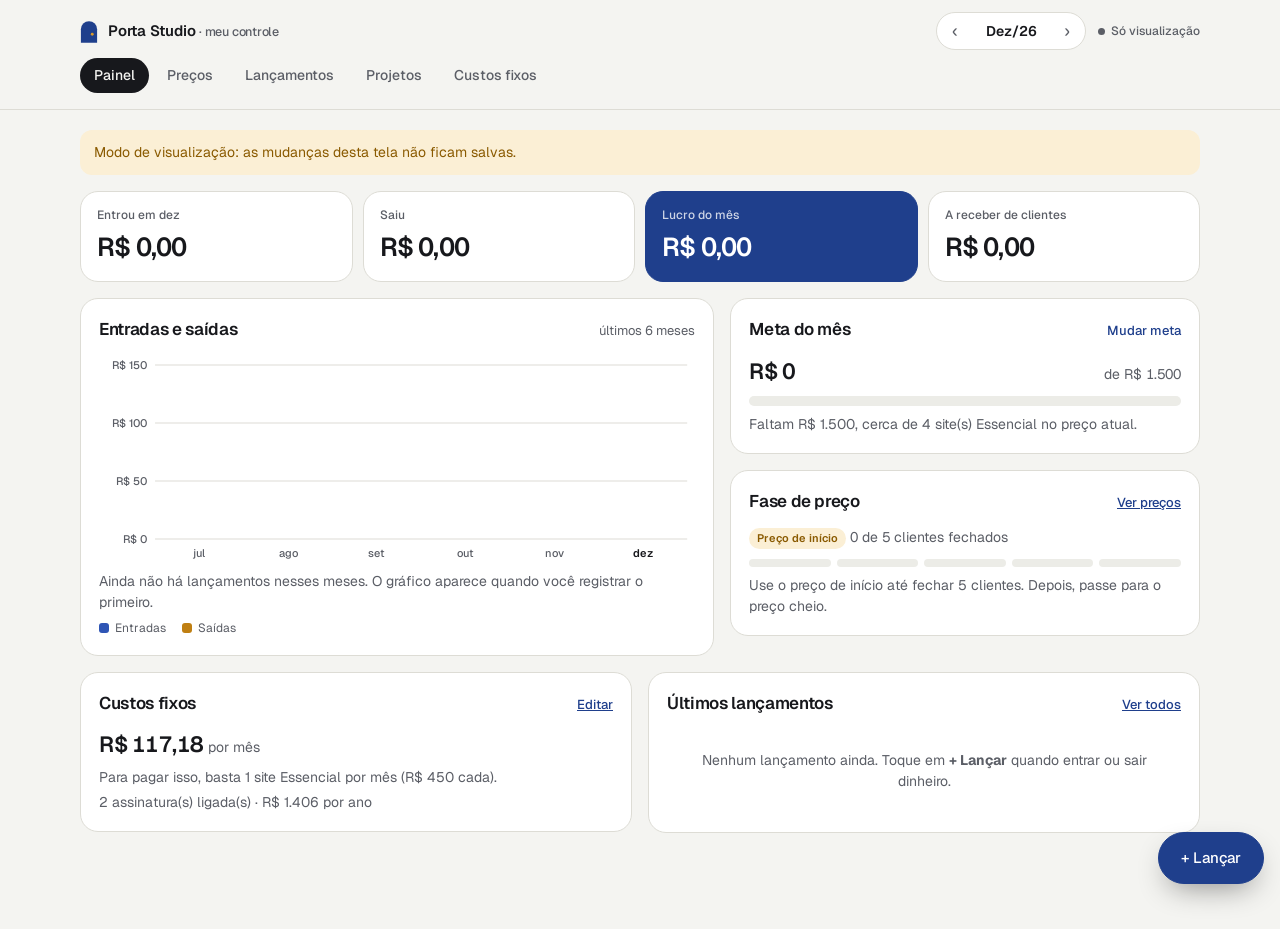
<file: entregas/painel-pessoal/index.html>
<!DOCTYPE html>
<html lang="pt-BR">
<head>
<meta charset="utf-8">
<meta name="viewport" content="width=device-width, initial-scale=1">
<title>Porta Studio · Meu controle</title>
<link rel="preconnect" href="https://fonts.googleapis.com">
<link rel="preconnect" href="https://fonts.gstatic.com" crossorigin>
<link href="https://fonts.googleapis.com/css2?family=Geist:wght@400;500;600&display=swap" rel="stylesheet">
<style>
/* Painel pessoal da Porta Studio: barra de abas no topo, uma coluna no celular, duas no computador. */
:root{
  --bg:#F4F4F1; --surface:#FFFFFF; --surface-2:#ECECE7; --line:#DDDCD5;
  --text:#17181C; --text-2:#5B5E66;
  --primary:#1F3F8C; --primary-ink:#FFFFFF; --accent:#D89A2A;
  --good:#1E7B34; --good-bg:#DCEFE0; --bad:#B3261E; --bad-bg:#F9DEDA; --warn-bg:#FBEFD5; --warn:#8A5A00;
  --chart-in:#2F55B5; --chart-out:#BF7F12;
  --font:"Geist",ui-sans-serif,system-ui,-apple-system,"Segoe UI",sans-serif;
  --r:18px; --r-sm:12px;
  color-scheme:light;
}
@media (prefers-color-scheme:dark){
  :root:not([data-theme="light"]){
    --bg:#121316; --surface:#1B1C20; --surface-2:#25272C; --line:#2E3036;
    --text:#EDEDEA; --text-2:#A3A6AE;
    --primary:#7F9CE6; --primary-ink:#0E1730; --accent:#E2AC4A;
    --good:#6FCB8A; --good-bg:#17301F; --bad:#F08A80; --bad-bg:#3A1C19; --warn-bg:#33270F; --warn:#E8B860;
    --chart-in:#6385DD; --chart-out:#BC8019;
    color-scheme:dark;
  }
}
:root[data-theme="dark"]{
  --bg:#121316; --surface:#1B1C20; --surface-2:#25272C; --line:#2E3036;
  --text:#EDEDEA; --text-2:#A3A6AE;
  --primary:#7F9CE6; --primary-ink:#0E1730; --accent:#E2AC4A;
  --good:#6FCB8A; --good-bg:#17301F; --bad:#F08A80; --bad-bg:#3A1C19; --warn-bg:#33270F; --warn:#E8B860;
  --chart-in:#6385DD; --chart-out:#BC8019;
  color-scheme:dark;
}
*,*::before,*::after{box-sizing:border-box}
html{-webkit-text-size-adjust:100%}
body{margin:0;background:var(--bg);color:var(--text);font:400 15px/1.5 var(--font);-webkit-font-smoothing:antialiased}
h1,h2,h3,p{margin:0}
h1,h2,h3{font-weight:600;letter-spacing:-.02em;text-wrap:balance}
button,input,select,textarea{font:inherit;color:inherit}
.num{font-variant-numeric:tabular-nums}
:focus-visible{outline:2px solid var(--primary);outline-offset:2px}
.wrap{width:min(1120px,100% - 32px);margin-inline:auto}

/* topo */
.top{position:sticky;top:0;z-index:20;background:var(--bg);border-bottom:1px solid var(--line)}
.top__row{display:flex;align-items:center;gap:12px;padding:12px 0 8px}
.brand{display:flex;align-items:center;gap:10px;font-weight:600;letter-spacing:-.015em;margin-right:auto;min-width:0}
.brand svg{width:18px;height:23px;flex:none}
.brand small{font-weight:500;color:var(--text-2)}
@media (max-width:520px){.brand small{display:none}.sync__t{position:absolute;width:1px;height:1px;overflow:hidden;clip:rect(0 0 0 0)}}
.sync{font-size:12px;font-weight:500;color:var(--text-2);display:inline-flex;align-items:center;gap:6px;white-space:nowrap}
.sync::before{content:"";width:7px;height:7px;border-radius:50%;background:var(--good)}
.sync[data-s="saving"]::before{background:var(--accent)}
.sync[data-s="off"]::before{background:var(--text-2)}
.sync[data-s="err"]::before{background:var(--bad)}
.month{display:flex;align-items:center;gap:2px;background:var(--surface);border:1px solid var(--line);border-radius:999px;padding:2px}
.month button{border:0;background:none;width:32px;height:32px;border-radius:50%;cursor:pointer;font-size:18px;line-height:1;color:var(--text-2)}
.month button:hover{background:var(--surface-2);color:var(--text)}
.month span{min-width:76px;text-align:center;font-weight:600;font-size:14px;text-transform:capitalize}
.tabs{display:flex;gap:4px;overflow-x:auto;padding-bottom:8px;scrollbar-width:none}
.tabs::-webkit-scrollbar{display:none}
.tabs a{flex:none;text-decoration:none;color:var(--text-2);font-weight:500;font-size:14px;padding:7px 14px;border-radius:999px}
.tabs a:hover{color:var(--text);background:var(--surface-2)}
.tabs a[aria-current="page"]{background:var(--text);color:var(--bg)}

main{padding:20px 0 96px}
.view{display:none;flex-direction:column;gap:16px}
.view.is-on{display:flex}
.notice{border-radius:var(--r-sm);padding:12px 14px;font-size:14px;background:var(--warn-bg);color:var(--warn);display:none;margin-bottom:16px}
.notice.is-on{display:block}

/* blocos */
.card{background:var(--surface);border:1px solid var(--line);border-radius:var(--r);padding:18px}
.card__head{display:flex;align-items:baseline;justify-content:space-between;gap:12px;margin-bottom:12px;flex-wrap:wrap}
.card__head h2{font-size:17px}
.card__head p{font-size:13px;color:var(--text-2)}
.grid2{display:grid;gap:16px;align-items:start}
@media (min-width:860px){.grid2{grid-template-columns:1fr 1fr}.grid2--wide{grid-template-columns:1.35fr 1fr}}
.tiles{display:grid;gap:10px;grid-template-columns:repeat(2,minmax(0,1fr))}
@media (min-width:760px){.tiles{grid-template-columns:repeat(4,minmax(0,1fr))}}
.tile{background:var(--surface);border:1px solid var(--line);border-radius:var(--r);padding:14px 16px;display:flex;flex-direction:column;gap:4px;min-width:0}
.tile b{font-size:clamp(20px,5vw,26px);font-weight:600;letter-spacing:-.03em;font-variant-numeric:tabular-nums;white-space:nowrap;overflow:hidden;text-overflow:ellipsis}
.tile span{font-size:12px;color:var(--text-2);font-weight:500}
.tile--hi{background:var(--primary);border-color:var(--primary);color:var(--primary-ink)}
.tile--hi span{color:inherit;opacity:.78}
.pos{color:var(--good)} .neg{color:var(--bad)}
.tile--hi .neg,.tile--hi .pos{color:inherit}
.lead{font-size:14px;color:var(--text-2)}
.bar{height:10px;border-radius:999px;background:var(--surface-2);overflow:hidden}
.bar i{display:block;height:100%;border-radius:999px;background:var(--accent);max-width:100%}
.steps{display:flex;gap:6px;margin-top:10px}
.steps i{flex:1;height:8px;border-radius:999px;background:var(--surface-2)}
.steps i.on{background:var(--accent)}
.big{font-size:22px;font-weight:600;letter-spacing:-.02em}

/* botões */
.btn{display:inline-flex;align-items:center;justify-content:center;gap:8px;min-height:40px;padding:0 16px;border-radius:999px;border:1px solid var(--line);background:var(--surface);cursor:pointer;font-weight:500;font-size:14px;text-decoration:none;color:var(--text);white-space:nowrap}
.btn:hover{border-color:var(--text-2)}
.btn--pri{background:var(--primary);border-color:var(--primary);color:var(--primary-ink)}
.btn--pri:hover{filter:brightness(1.08);border-color:var(--primary)}
.btn--danger{color:var(--bad);border-color:var(--bad)}
.btn--danger.armed{background:var(--bad);color:#fff}
.btn--sm{min-height:32px;padding:0 12px;font-size:13px}
.link{background:none;border:0;padding:0;color:var(--primary);font-weight:500;cursor:pointer;font-size:13px}
.fab{position:fixed;right:16px;bottom:16px;z-index:30;box-shadow:0 12px 30px -10px rgba(0,0,0,.45);min-height:52px;padding:0 22px;font-size:15px}

/* segmentado */
.seg{display:inline-flex;background:var(--surface-2);border-radius:999px;padding:3px;gap:2px}
.seg button{border:0;background:none;padding:6px 14px;border-radius:999px;cursor:pointer;font-weight:500;font-size:13px;color:var(--text-2)}
.seg button[aria-pressed="true"]{background:var(--surface);color:var(--text);box-shadow:0 1px 3px rgba(0,0,0,.12)}

/* formulários */
.form{display:grid;gap:12px;grid-template-columns:repeat(2,minmax(0,1fr))}
.form .full{grid-column:1/-1}
.field{display:flex;flex-direction:column;gap:5px;min-width:0}
.field label{font-size:12px;font-weight:600;color:var(--text-2)}
.field input,.field select,.field textarea{width:100%;min-height:42px;border:1px solid var(--line);border-radius:var(--r-sm);background:var(--bg);padding:8px 12px;font-size:15px}
.field textarea{min-height:70px;resize:vertical}
.field input:focus,.field select:focus,.field textarea:focus{border-color:var(--primary);outline:none;box-shadow:0 0 0 3px color-mix(in srgb,var(--primary) 22%,transparent)}
.form__actions{grid-column:1/-1;display:flex;gap:8px;justify-content:flex-end;flex-wrap:wrap;align-items:center}
.form__actions .grow{margin-right:auto}
.inline{display:flex;gap:12px;flex-wrap:wrap;align-items:flex-end}
.inline .field{width:150px}

/* listas */
.list{display:flex;flex-direction:column}
.row{display:grid;grid-template-columns:auto 1fr auto;gap:12px;align-items:center;padding:11px 0;border-top:1px solid var(--line)}
.row:first-child{border-top:0}
.row__date{font-size:12px;color:var(--text-2);font-weight:600;width:38px;text-align:center;line-height:1.2}
.row__main{min-width:0}
.row__main b{display:block;font-weight:500;white-space:nowrap;overflow:hidden;text-overflow:ellipsis}
.row__main span{font-size:12px;color:var(--text-2)}
.row__val{font-weight:600;font-variant-numeric:tabular-nums;text-align:right;white-space:nowrap}
.row--btn{cursor:pointer}
.row--btn:hover .row__main b{color:var(--primary)}
.chip{display:inline-block;font-size:11px;font-weight:600;padding:2px 8px;border-radius:999px;background:var(--surface-2);color:var(--text-2);white-space:nowrap}
.chip--good{background:var(--good-bg);color:var(--good)}
.chip--bad{background:var(--bad-bg);color:var(--bad)}
.chip--warn{background:var(--warn-bg);color:var(--warn)}
.chip--pri{background:color-mix(in srgb,var(--primary) 16%,transparent);color:var(--primary)}
.empty{padding:22px 8px;text-align:center;color:var(--text-2);font-size:14px}

/* preços */
.pgroup h3{font-size:15px;margin:4px 0 8px;display:flex;align-items:center;gap:8px}
.pgroup h3::before{content:"";width:8px;height:8px;border-radius:2px;background:var(--accent)}
.ptable{width:100%;min-width:520px;border-collapse:collapse;font-size:14px;table-layout:fixed}
.ptable th{font-size:11px;font-weight:600;color:var(--text-2);text-align:right;padding:6px 8px;border-bottom:1px solid var(--line);white-space:nowrap}
.ptable th:first-child{text-align:left;padding-left:0}
.ptable td{padding:10px 8px;border-bottom:1px solid var(--line);text-align:right;vertical-align:top;font-variant-numeric:tabular-nums;white-space:nowrap}
.ptable td:first-child{text-align:left;padding-left:0;white-space:normal}
.ptable tr:last-child td{border-bottom:0}
.ptable td b{font-weight:600}
.ptable td small{display:block;color:var(--text-2);font-size:12px;margin-top:2px;max-width:52ch;padding-right:12px}
.ptable .act{color:var(--text);font-weight:600}
.ptable .inact{color:var(--text-2)}
.scroll{overflow-x:auto}
.ptable tbody tr{cursor:pointer}
.ptable tbody tr:hover td:first-child b{color:var(--primary)}

/* gráfico */
.chart svg{width:100%;height:auto;display:block}
.chart text{fill:var(--text-2);font:500 11px var(--font)}
.legend{display:flex;gap:16px;font-size:12px;color:var(--text-2);margin-top:6px}
.legend i{display:inline-block;width:10px;height:10px;border-radius:3px;margin-right:6px;vertical-align:-1px}
.hbar{display:grid;grid-template-columns:minmax(0,1fr) auto;gap:4px 12px;font-size:13px;align-items:center}
.hbar .t{grid-column:1/-1;height:6px;border-radius:999px;background:var(--surface-2);overflow:hidden;margin-bottom:8px}
.hbar .t i{display:block;height:100%;background:var(--chart-out);border-radius:999px}

/* projetos */
.proj{display:flex;flex-direction:column;gap:8px;padding:14px 0;border-top:1px solid var(--line);cursor:pointer}
.proj:first-child{border-top:0;padding-top:0}
.proj__top{display:flex;justify-content:space-between;gap:12px;align-items:flex-start}
.proj__top b{font-weight:600}
.proj__top span{display:block;font-size:12px;color:var(--text-2)}
.proj__nums{display:flex;gap:16px;font-size:13px;color:var(--text-2);flex-wrap:wrap}
.proj__nums strong{color:var(--text);font-weight:600}

/* switch */
.sw{position:relative;width:40px;height:24px;flex:none}
.sw input{position:absolute;inset:0;opacity:0;margin:0;cursor:pointer}
.sw i{position:absolute;inset:0;border-radius:999px;background:var(--surface-2);border:1px solid var(--line);transition:background .15s}
.sw i::after{content:"";position:absolute;top:2px;left:2px;width:18px;height:18px;border-radius:50%;background:var(--text-2);transition:transform .15s,background .15s}
.sw input:checked + i{background:var(--primary);border-color:var(--primary)}
.sw input:checked + i::after{transform:translateX(16px);background:var(--primary-ink)}
.sw input:focus-visible + i{outline:2px solid var(--primary);outline-offset:2px}
.crow{display:grid;grid-template-columns:auto 1fr auto;gap:12px;align-items:center;padding:11px 0;border-top:1px solid var(--line)}
.crow:first-child{border-top:0}
.crow.off .row__main b,.crow.off .row__val{color:var(--text-2)}

/* modal */
.modal{position:fixed;inset:0;z-index:50;display:none;align-items:flex-end;justify-content:center;background:rgba(10,12,18,.48)}
.modal.is-on{display:flex}
.modal__box{background:var(--surface);width:min(560px,100%);max-height:92%;overflow:auto;border-radius:22px 22px 0 0;padding:20px 18px 24px}
@media (min-width:640px){.modal{align-items:center}.modal__box{border-radius:22px}}
.modal__box h2{font-size:18px;margin-bottom:14px}
.toast{position:fixed;left:50%;bottom:84px;transform:translateX(-50%);background:var(--text);color:var(--bg);padding:10px 16px;border-radius:999px;font-size:13px;font-weight:500;z-index:60;display:none;max-width:calc(100% - 32px)}
.toast.is-on{display:block}
.tip{display:flex;flex-direction:column;gap:8px;font-size:14px}
.tip ol{margin:0;padding-left:20px;display:flex;flex-direction:column;gap:6px}
@media (prefers-reduced-motion:reduce){*{transition:none!important}}
</style>
</head>
<body>
<header class="top">
  <div class="wrap">
    <div class="top__row">
      <div class="brand"><svg viewBox="0 0 20 25" aria-hidden="true"><path d="M1 25V10a9 9 0 0 1 18 0v15z" fill="var(--primary)"/><circle cx="13.6" cy="15.6" r="1.6" fill="var(--accent)"/></svg><span>Porta Studio <small>· meu controle</small></span></div>
      <div class="month" aria-label="Mês">
        <button type="button" id="mPrev" aria-label="Mês anterior">‹</button>
        <span id="mLabel" class="num">—</span>
        <button type="button" id="mNext" aria-label="Próximo mês">›</button>
      </div>
      <span class="sync" id="sync" data-s="off"><span class="sync__t">Carregando</span></span>
    </div>
    <div class="top__row" style="padding-top:0">
      <nav class="tabs" aria-label="Seções" id="tabs">
        <a href="#painel">Painel</a>
        <a href="#precos">Preços</a>
        <a href="#lancamentos">Lançamentos</a>
        <a href="#projetos">Projetos</a>
        <a href="#custos">Custos fixos</a>
      </nav>
    </div>
  </div>
</header>

<main class="wrap">
  <p class="notice" id="notice"></p>

  <!-- ============ PAINEL ============ -->
  <section class="view" id="v-painel" aria-label="Painel">
    <div class="tiles" id="pTiles"></div>
    <div class="grid2 grid2--wide">
      <div class="card">
        <div class="card__head"><h2>Entradas e saídas</h2><p>últimos 6 meses</p></div>
        <div class="chart" id="pChart"></div>
        <div class="legend"><span><i style="background:var(--chart-in)"></i>Entradas</span><span><i style="background:var(--chart-out)"></i>Saídas</span></div>
      </div>
      <div style="display:flex;flex-direction:column;gap:16px">
        <div class="card">
          <div class="card__head"><h2>Meta do mês</h2><button class="link" type="button" data-open="cfg">Mudar meta</button></div>
          <div id="pMeta"></div>
        </div>
        <div class="card">
          <div class="card__head"><h2>Fase de preço</h2><a class="link" href="#precos">Ver preços</a></div>
          <div id="pFase"></div>
        </div>
      </div>
    </div>
    <div class="grid2">
      <div class="card">
        <div class="card__head"><h2>Custos fixos</h2><a class="link" href="#custos">Editar</a></div>
        <div id="pCustos"></div>
      </div>
      <div class="card">
        <div class="card__head"><h2>Últimos lançamentos</h2><a class="link" href="#lancamentos">Ver todos</a></div>
        <div class="list" id="pUltimos"></div>
      </div>
    </div>
  </section>

  <!-- ============ PREÇOS ============ -->
  <section class="view" id="v-precos" aria-label="Preços">
    <div class="card">
      <div class="card__head">
        <h2>Quanto cobrar agora</h2>
        <div class="seg" role="group" aria-label="Preço em uso">
          <button type="button" data-fase="inicio" aria-pressed="true">Preço de início</button>
          <button type="button" data-fase="cheio" aria-pressed="false">Preço cheio</button>
        </div>
      </div>
      <p class="lead" id="faseTxt"></p>
      <div class="inline" style="margin-top:14px">
        <div class="field"><label for="cHora">Valor-hora mínimo (R$)</label><input id="cHora" class="num" type="number" inputmode="decimal" min="0" step="1"></div>
        <div class="field"><label for="cClientes">Clientes no preço de início</label><input id="cClientes" class="num" type="number" inputmode="numeric" min="1" step="1"></div>
      </div>
    </div>
    <div class="card">
      <div class="card__head"><h2>Tabela de preços</h2><button class="btn btn--sm" type="button" id="addPreco">+ Pacote</button></div>
      <div id="precosBox"></div>
    </div>
    <div class="card tip">
      <h2 style="font-size:17px">Como usar o preço de início</h2>
      <ol>
        <li>Mostre o preço cheio e diga que é condição de lançamento para os primeiros clientes.</li>
        <li>Em troca do desconto, peça um depoimento e a permissão para mostrar o site no seu portfólio.</li>
        <li>Combine o preço antes de começar e mantenha metade na entrada e metade na entrega.</li>
        <li>Quando completar os clientes da fase de início, passe para o preço cheio.</li>
      </ol>
    </div>
  </section>

  <!-- ============ LANÇAMENTOS ============ -->
  <section class="view" id="v-lancamentos" aria-label="Lançamentos">
    <div class="grid2">
      <div class="card">
        <div class="card__head"><h2>Novo lançamento</h2></div>
        <form class="form" id="fLanc" autocomplete="off">
          <div class="field full">
            <span class="seg" role="group" aria-label="Tipo">
              <button type="button" data-tipo="Entrada" aria-pressed="true">Entrou dinheiro</button>
              <button type="button" data-tipo="Saída" aria-pressed="false">Saiu dinheiro</button>
            </span>
          </div>
          <div class="field"><label for="lValor">Valor (R$)</label><input id="lValor" class="num" type="number" inputmode="decimal" min="0" step="0.01" required placeholder="0,00"></div>
          <div class="field"><label for="lData">Data</label><input id="lData" type="date" required></div>
          <div class="field"><label for="lCat">Categoria</label><select id="lCat"></select></div>
          <div class="field"><label for="lForma">Forma</label><select id="lForma"></select></div>
          <div class="field full"><label for="lDesc">Descrição</label><input id="lDesc" type="text" maxlength="120" placeholder="Ex.: entrada de 50% do site da hamburgueria"></div>
          <div class="field full"><label for="lProj">Projeto (opcional)</label><input id="lProj" type="text" list="projList" maxlength="80" placeholder="Nome do projeto, se for de um cliente"></div>
          <div class="form__actions"><button class="btn btn--pri" type="submit">Salvar lançamento</button></div>
        </form>
        <datalist id="projList"></datalist>
      </div>
      <div style="display:flex;flex-direction:column;gap:16px">
        <div class="tiles" id="lTiles" style="grid-template-columns:repeat(3,minmax(0,1fr))"></div>
        <div class="card">
          <div class="card__head"><h2>Para onde foi o dinheiro</h2><p id="lMesTxt"></p></div>
          <div id="lCats"></div>
        </div>
      </div>
    </div>
    <div class="card">
      <div class="card__head"><h2>Lançamentos do mês</h2><p>Toque em um para editar</p></div>
      <div class="list" id="lList"></div>
    </div>
  </section>

  <!-- ============ PROJETOS ============ -->
  <section class="view" id="v-projetos" aria-label="Projetos">
    <div class="tiles" id="prTiles"></div>
    <div class="card">
      <div class="card__head"><h2>Clientes e projetos</h2><button class="btn btn--sm" type="button" id="addProj">+ Projeto</button></div>
      <p class="lead" style="margin-bottom:12px">O recebido vem dos lançamentos com o mesmo nome de projeto.</p>
      <div id="prList"></div>
    </div>
  </section>

  <!-- ============ CUSTOS ============ -->
  <section class="view" id="v-custos" aria-label="Custos fixos">
    <div class="tiles" id="cTiles"></div>
    <div class="card">
      <div class="card__head"><h2>Assinaturas e custos fixos</h2><button class="btn btn--sm" type="button" id="addCusto">+ Custo</button></div>
      <p class="lead" style="margin-bottom:8px">Ligue só o que você paga hoje. Quando a cobrança cair, registre também em Lançamentos.</p>
      <div class="list" id="cList"></div>
    </div>
    <div class="card">
      <div class="card__head"><h2>Dólar</h2><p>para converter o que é cobrado em US$</p></div>
      <div class="inline">
        <div class="field"><label for="cDolar">Cotação (R$)</label><input id="cDolar" class="num" type="number" inputmode="decimal" min="0" step="0.01"></div>
        <div class="field"><label for="cIof">IOF (%)</label><input id="cIof" class="num" type="number" inputmode="decimal" min="0" step="0.1"></div>
      </div>
    </div>
  </section>
</main>

<button class="btn btn--pri fab" type="button" id="fab">+ Lançar</button>

<!-- modal genérico -->
<div class="modal" id="modal" role="dialog" aria-modal="true" aria-labelledby="mTitle">
  <div class="modal__box">
    <h2 id="mTitle"></h2>
    <form class="form" id="mForm" autocomplete="off"></form>
  </div>
</div>
<div class="toast" id="toast" role="status" aria-live="polite"></div>

<script>
(() => {
'use strict';
// ---------------------------------------------------------------- dados base
const CAT_IN = ['Site WhatsApp','Loja virtual','SaaS / sistema','Mensalidade de cliente','Extras e ajustes','Repasse de domínio','Outras entradas'];
const CAT_OUT = ['Inteligência artificial','Domínios','Hospedagem','Shopify e plataformas','Ferramentas e apps','Anúncios e marketing','Impostos (MEI / DAS)','Taxas de pagamento','Freelancers e terceiros','Equipamentos','Internet e celular','Outras saídas'];
const FORMAS = ['Pix','Cartão de crédito','Cartão de débito','Boleto','Transferência','Dinheiro'];
const STATUS = ['Orçamento','Em produção','Entregue','Cancelado'];
const LINHAS = ['Sites com pedido no WhatsApp','Lojas virtuais','SaaS e sistemas','Extras','Mensalidades'];
const DEFAULT_CFG = {dolar:5.5, iof:3.5, valorHoraMin:40, fase:'inicio', clientesInicio:5, metaMes:1500};
// tabela sugerida: usada no modo de visualização e no botão "Carregar tabela sugerida"
const SUGERIDOS = [
  ['Sites com pedido no WhatsApp','Essencial',450,700,8,0,'1 página com até 6 seções, celular e computador, botão de WhatsApp, publicado com link'],
  ['Sites com pedido no WhatsApp','Completo',750,1200,16,20,'Cardápio ou serviços com valores, pedido ou agenda montados no site e enviados no WhatsApp, animação de rolagem, galeria, mapa e horários'],
  ['Sites com pedido no WhatsApp','Premium',1200,1900,28,40,'Até 4 páginas, calculadora ou simulador, Google Meu Negócio, domínio configurado, 30 dias de ajustes'],
  ['Lojas virtuais','Loja Start',1500,2500,25,0,'Até 30 produtos, tema com a marca, Pix, cartão e boleto, frete no carrinho'],
  ['Lojas virtuais','Loja Pro',2800,4500,45,0,'Até 150 produtos, layout com animações, cupons, vitrine no Instagram e Google, carrinho abandonado'],
  ['Lojas virtuais','Loja Sob Medida',4500,7500,80,0,'A partir de. Design exclusivo, migração e integrações'],
  ['SaaS e sistemas','Sistema MVP',3500,6000,80,150,'A partir de. Login, painel, um fluxo principal, até 6 telas'],
  ['SaaS e sistemas','SaaS Completo',9000,15000,200,300,'A partir de. Várias empresas, assinatura recorrente, níveis de acesso, relatórios'],
  ['SaaS e sistemas','Plataforma + IA',15000,25000,320,600,'A partir de. Assistente com IA, integrações, app instalável'],
  ['Extras','Página extra',150,250,3,0,''],
  ['Extras','Animação exclusiva extra',200,350,4,0,''],
  ['Extras','Cadastro de 50 produtos',100,150,2,0,''],
  ['Extras','Google Meu Negócio',100,150,2,0,'Criação e ajuste do perfil'],
  ['Extras','Imagens e vídeos com IA',180,250,3,40,'Pacote de cenas para o site'],
  ['Extras','Ajuste avulso',30,50,0.5,0,'Troca de preço, foto ou horário'],
  ['Mensalidades','Plano de ajustes do site',60,90,1.5,0,'Por mês, até 4 alterações'],
  ['Mensalidades','Manutenção da loja',200,300,5,0,'Por mês: banners, cadastros e suporte'],
  ['Mensalidades','Hospedagem e suporte de sistemas',300,400,3,150,'Por mês, a partir de'],
].map((r,i)=>({linha:r[0],pacote:r[1],inicio:r[2],cheio:r[3],horas:r[4],custo:r[5],inclui:r[6],ordem:i+1}));
const CUSTOS_EXEMPLO = [
  {nome:'Claude Pro',categoria:'Inteligência artificial',moeda:'US$',valor:20,cobranca:'Mensal',ativo:true,obs:''},
  {nome:'Domínio .com.br (Registro.br)',categoria:'Domínios',moeda:'R$',valor:40,cobranca:'Anual',ativo:true,obs:''},
  {nome:'Shopify Basic',categoria:'Shopify e plataformas',moeda:'US$',valor:39,cobranca:'Mensal',ativo:false,obs:''},
];

// ---------------------------------------------------------------- estado
const S = {lanc:[], proj:[], custos:[], precos:[], cfg:{...DEFAULT_CFG}, cfgExists:false,
  month: ym(new Date()), mode:'loading', got:new Set(), pending:0, tipo:'Entrada'};
let db = null;

// ---------------------------------------------------------------- utilidades
const $ = (s, r=document) => r.querySelector(s);
const brl = new Intl.NumberFormat('pt-BR',{style:'currency',currency:'BRL'});
const brl0 = new Intl.NumberFormat('pt-BR',{style:'currency',currency:'BRL',maximumFractionDigits:0});
const money = v => brl.format(+v||0);
const money0 = v => brl0.format(Math.round(+v||0));
function esc(s){return String(s ?? '').replace(/[&<>"']/g,c=>({'&':'&amp;','<':'&lt;','>':'&gt;','"':'&quot;',"'":'&#39;'}[c]))}
function ym(d){return d.getFullYear()+'-'+String(d.getMonth()+1).padStart(2,'0')}
function today(){const d=new Date();return ym(d)+'-'+String(d.getDate()).padStart(2,'0')}
function shiftYm(m,n){const [y,mo]=m.split('-').map(Number);return ym(new Date(y,mo-1+n,1))}
function monthName(m,short){const [y,mo]=m.split('-').map(Number);const d=new Date(y,mo-1,1);
  const s=d.toLocaleDateString('pt-BR',{month:short?'short':'long'}).replace('.','');return short?s:(s+' '+y)}
function num(v){const n=parseFloat(String(v).replace(',','.'));return isFinite(n)?n:0}
function uid(){try{return crypto.randomUUID().replace(/-/g,'').slice(0,20)}catch(e){return Date.now().toString(36)+Math.random().toString(36).slice(2,10)}}
function toast(t){const el=$('#toast');el.textContent=t;el.classList.add('is-on');clearTimeout(toast.t);toast.t=setTimeout(()=>el.classList.remove('is-on'),2600)}
function notice(t){const el=$('#notice');el.textContent=t||'';el.classList.toggle('is-on',!!t)}
function setSync(){const box=$('#sync');
  const put=(s,t)=>{box.dataset.s=s;box.firstElementChild.textContent=t;box.title=t};
  if(S.mode==='local')return put('off','Só visualização');
  if(S.mode==='readonly')return put('off','Somente leitura');
  if(S.mode==='loading')return put('off','Carregando');
  if(S.mode==='error')return put('err','Sem conexão');
  put(S.pending?'saving':'ok',S.pending?'Salvando':'Salvo')}

// ---------------------------------------------------------------- cálculos
const tipoDe = c => CAT_OUT.includes(c)?'Saída':'Entrada';
const doMes = m => S.lanc.filter(l=>String(l.data||'').slice(0,7)===m);
const soma = (arr,t) => arr.filter(l=>l.tipo===t).reduce((a,l)=>a+num(l.valor),0);
function custoMes(c){if(!c.ativo)return 0;let v=num(c.valor);if(c.moeda==='US$')v=v*num(S.cfg.dolar)*(1+num(S.cfg.iof)/100);return c.cobranca==='Anual'?v/12:v}
const custosFixos = () => S.custos.reduce((a,c)=>a+custoMes(c),0);
function recebido(p){return S.lanc.filter(l=>l.tipo==='Entrada'&&norm(l.projeto)===norm(p.nome)).reduce((a,l)=>a+num(l.valor),0)}
function gastoProj(p){return S.lanc.filter(l=>l.tipo==='Saída'&&norm(l.projeto)===norm(p.nome)).reduce((a,l)=>a+num(l.valor),0)}
const norm = s => String(s||'').trim().toLowerCase();
const ativos = () => S.proj.filter(p=>p.status==='Em produção'||p.status==='Entregue');
const aReceber = () => ativos().reduce((a,p)=>a+Math.max(num(p.valor)-recebido(p),0),0);
const mensalidades = () => ativos().reduce((a,p)=>a+num(p.mensalidade),0);
const precoAtual = p => S.cfg.fase==='cheio'?num(p.cheio):num(p.inicio);
const precosOrd = () => [...S.precos].sort((a,b)=>(LINHAS.indexOf(a.linha)-LINHAS.indexOf(b.linha))||(num(a.ordem)-num(b.ordem)));

// ---------------------------------------------------------------- render
function render(){
  $('#mLabel').textContent = monthName(S.month,true)+'/'+S.month.slice(2,4);
  setSync();
  renderPainel(); renderPrecos(); renderLanc(); renderProj(); renderCustos(); syncInputs();
}
function tile(label,val,cls='',hi=false){return `<div class="tile${hi?' tile--hi':''}"><span>${esc(label)}</span><b class="${cls}">${val}</b></div>`}

function renderPainel(){
  const ls=doMes(S.month), e=soma(ls,'Entrada'), s=soma(ls,'Saída'), l=e-s;
  $('#pTiles').innerHTML = tile('Entrou em '+monthName(S.month,true),money(e))+tile('Saiu',money(s))
    +tile('Lucro do mês',money(l),l<0?'neg':'',true)+tile('A receber de clientes',money(aReceber()));
  // gráfico 6 meses
  const ms=[...Array(6)].map((_,i)=>shiftYm(S.month,i-5));
  const data=ms.map(m=>{const x=doMes(m);return {m,e:soma(x,'Entrada'),s:soma(x,'Saída')}});
  const max=Math.max(100,...data.map(d=>Math.max(d.e,d.s)));
  const step=niceStep(max/3), top=step*3;
  const W=Math.max(300,Math.round($('#pChart').clientWidth||560)),H=210,pl=56,pb=26,pt=10,cw=(W-pl-8)/6,bw=Math.min(22,cw/3.2);
  const y=v=>pt+(H-pt-pb)*(1-v/top);
  let svg=`<svg viewBox="0 0 ${W} ${H}" role="img" aria-label="Entradas e saídas dos últimos 6 meses">`;
  for(let i=0;i<=3;i++){const v=step*i,yy=y(v);svg+=`<line x1="${pl}" x2="${W-8}" y1="${yy}" y2="${yy}" stroke="var(--line)" stroke-width="1"/><text x="${pl-8}" y="${yy+4}" text-anchor="end">${esc(money0(v))}</text>`}
  data.forEach((d,i)=>{const cx=pl+cw*i+cw/2;
    [['e','var(--chart-in)',-bw-1,'Entradas'],['s','var(--chart-out)',1,'Saídas']].forEach(([k,c,dx,n])=>{
      const v=d[k];if(v<=0)return;const h=Math.max(2,y(0)-y(v)),r=Math.min(4,h/2,bw/2);
      svg+=`<path d="M${cx+dx},${y(0)} v${-(h-r)} q0,${-r} ${r},${-r} h${bw-2*r} q${r},0 ${r},${r} v${h-r}z" fill="${c}"><title>${n} em ${esc(monthName(d.m,true))}: ${esc(money(v))}</title></path>`});
    svg+=`<text x="${cx}" y="${H-8}" text-anchor="middle" ${d.m===S.month?'style="fill:var(--text);font-weight:600"':''}>${esc(monthName(d.m,true))}</text>`});
  svg+='</svg>';
  $('#pChart').innerHTML=svg+(data.every(d=>!d.e&&!d.s)?'<p class="lead" style="margin-top:6px">Ainda não há lançamentos nesses meses. O gráfico aparece quando você registrar o primeiro.</p>':'');
  // meta
  const meta=num(S.cfg.metaMes), pct=meta>0?Math.min(e/meta,1):0;
  $('#pMeta').innerHTML=`<div style="display:flex;justify-content:space-between;align-items:baseline;gap:8px;margin-bottom:8px"><span class="big num">${money0(e)}</span><span class="lead num">de ${money0(meta)}</span></div>
    <div class="bar"><i style="width:${(pct*100).toFixed(1)}%"></i></div>
    <p class="lead" style="margin-top:8px">${e>=meta&&meta>0?'Meta batida neste mês.':'Faltam '+money0(Math.max(meta-e,0))+(precoBase()?', cerca de '+Math.ceil(Math.max(meta-e,0)/precoBase())+' site(s) '+esc(nomeBase())+' no preço atual.':'.')}</p>`;
  // fase
  $('#pFase').innerHTML=faseHtml();
  // custos
  const cf=custosFixos(), base=precoBase();
  $('#pCustos').innerHTML=`<p><span class="big num">${money(cf)}</span> <span class="lead">por mês</span></p>
    <p class="lead" style="margin-top:6px">${cf>0&&base?'Para pagar isso, basta '+(Math.ceil(cf/base)===1?'1 site ':Math.ceil(cf/base)+' sites ')+esc(nomeBase())+' por mês ('+money0(base)+' cada).':'Ligue na aba Custos fixos as assinaturas que você paga.'}</p>
    <p class="lead" style="margin-top:4px">${S.custos.filter(c=>c.ativo).length} assinatura(s) ligada(s) · ${money0(cf*12)} por ano</p>`;
  // últimos
  const ult=[...S.lanc].sort((a,b)=>String(b.data).localeCompare(String(a.data))||(num(b.criadoEm)-num(a.criadoEm))).slice(0,5);
  $('#pUltimos').innerHTML=ult.length?ult.map(rowLanc).join(''):'<p class="empty">Nenhum lançamento ainda. Toque em <b>+ Lançar</b> quando entrar ou sair dinheiro.</p>';
}
function niceStep(v){const p=Math.pow(10,Math.floor(Math.log10(v)));const f=v/p;return (f<=1?1:f<=2?2:f<=2.5?2.5:f<=5?5:10)*p}
function precoBase(){const p=S.precos.find(x=>x.pacote==='Essencial')||precosOrd()[0];return p?precoAtual(p):0}
function nomeBase(){const p=S.precos.find(x=>x.pacote==='Essencial')||precosOrd()[0];return p?p.pacote:''}
function faseHtml(){
  const n=ativos().length, alvo=Math.max(1,Math.round(num(S.cfg.clientesInicio)||5)), ini=S.cfg.fase!=='cheio';
  let h=`<p><span class="chip ${ini?'chip--warn':'chip--good'}">${ini?'Preço de início':'Preço cheio'}</span> <span class="lead num">${Math.min(n,alvo)} de ${alvo} clientes fechados</span></p>`;
  h+=`<div class="steps">${[...Array(alvo)].map((_,i)=>`<i class="${i<n?'on':''}"></i>`).join('')}</div>`;
  h+=`<p class="lead" style="margin-top:8px">${ini?(n>=alvo?'Você já fechou os clientes da fase de início. Hora de passar para o preço cheio.':'Use o preço de início até fechar '+alvo+' clientes. Depois, passe para o preço cheio.'):'Você está cobrando o preço cheio.'}</p>`;
  return h;
}

function renderPrecos(){
  const ini=S.cfg.fase!=='cheio';
  document.querySelectorAll('[data-fase]').forEach(b=>b.setAttribute('aria-pressed',String((b.dataset.fase==='inicio')===ini)));
  const n=ativos().length, alvo=Math.max(1,Math.round(num(S.cfg.clientesInicio)||5));
  $('#faseTxt').textContent = ini
    ? `Você está no preço de início, para conseguir os primeiros clientes e o portfólio. ${Math.min(n,alvo)} de ${alvo} clientes fechados.`
    : 'Você está cobrando o preço cheio.';
  const min=num(S.cfg.valorHoraMin);
  if(!S.precos.length){
    $('#precosBox').innerHTML=`<div class="empty"><p>A tabela está vazia.</p><p style="margin-top:10px"><button class="btn btn--pri" type="button" id="seedPrecos">Carregar tabela sugerida</button></p></div>`;
    $('#seedPrecos').onclick=seedPrecos; return;
  }
  let h='';
  LINHAS.concat([...new Set(S.precos.map(p=>p.linha))].filter(l=>!LINHAS.includes(l))).forEach(linha=>{
    const ps=precosOrd().filter(p=>p.linha===linha); if(!ps.length)return;
    h+=`<div class="pgroup" style="margin-top:14px"><h3>${esc(linha)}</h3><div class="scroll"><table class="ptable"><colgroup><col><col style="width:92px"><col style="width:92px"><col style="width:64px"><col style="width:96px"></colgroup><thead><tr><th>Pacote</th><th>Início</th><th>Cheio</th><th>Horas</th><th>Sobra/hora</th></tr></thead><tbody>`;
    ps.forEach(p=>{const pr=precoAtual(p),h1=num(p.horas),ph=h1>0?(pr-num(p.custo))/h1:0,ok=ph>=min;
      h+=`<tr data-id="${esc(p.id)}" tabindex="0"><td><b>${esc(p.pacote)}</b>${p.inclui?`<small>${esc(p.inclui)}</small>`:''}</td>
      <td class="${ini?'act':'inact'}">${money0(p.inicio)}</td><td class="${ini?'inact':'act'}">${money0(p.cheio)}</td>
      <td>${esc(String(h1).replace('.',','))} h</td><td><span class="chip ${ok?'chip--good':'chip--bad'}">${money0(ph)}</span></td></tr>`});
    h+='</tbody></table></div></div>';
  });
  $('#precosBox').innerHTML=h;
  $('#precosBox').querySelectorAll('tr[data-id]').forEach(tr=>{const go=()=>openPreco(S.precos.find(p=>p.id===tr.dataset.id));tr.onclick=go;tr.onkeydown=e=>{if(e.key==='Enter')go()}});
}

function rowLanc(l){
  const d=String(l.data||''); const neg=l.tipo==='Saída';
  return `<div class="row row--btn" data-lid="${esc(l.id)}" tabindex="0"><span class="row__date num">${esc(d.slice(8,10))}<br>${esc(monthName(d.slice(0,7)||S.month,true))}</span>
  <span class="row__main"><b>${esc(l.descricao||l.categoria)}</b><span>${esc(l.categoria)}${l.projeto?' · '+esc(l.projeto):''}${l.forma?' · '+esc(l.forma):''}</span></span>
  <span class="row__val ${neg?'neg':'pos'}">${neg?'−':'+'} ${money(l.valor)}</span></div>`;
}
function renderLanc(){
  const ls=doMes(S.month).sort((a,b)=>String(b.data).localeCompare(String(a.data))||(num(b.criadoEm)-num(a.criadoEm)));
  const e=soma(ls,'Entrada'),s=soma(ls,'Saída');
  $('#lTiles').innerHTML=tile('Entrou',money0(e),'pos')+tile('Saiu',money0(s),'neg')+tile('Sobrou',money0(e-s),e-s<0?'neg':'',true);
  $('#lMesTxt').textContent=monthName(S.month);
  const cats={};ls.filter(l=>l.tipo==='Saída').forEach(l=>cats[l.categoria]=(cats[l.categoria]||0)+num(l.valor));
  const arr=Object.entries(cats).sort((a,b)=>b[1]-a[1]);const mx=arr.length?arr[0][1]:1;
  $('#lCats').innerHTML=arr.length?`<div class="hbar">${arr.map(([c,v])=>`<span>${esc(c)}</span><span class="num">${money(v)}</span><span class="t"><i style="width:${(v/mx*100).toFixed(1)}%"></i></span>`).join('')}</div>`:'<p class="empty">Nenhuma saída neste mês.</p>';
  $('#lList').innerHTML=ls.length?ls.map(rowLanc).join(''):`<p class="empty">Nenhum lançamento em ${esc(monthName(S.month))}.</p>`;
  $('#projList').innerHTML=S.proj.map(p=>`<option value="${esc(p.nome)}"></option>`).join('');
}

function renderProj(){
  const at=ativos();
  $('#prTiles').innerHTML=tile('Clientes fechados',String(at.length))+tile('Valor fechado',money0(at.reduce((a,p)=>a+num(p.valor),0)))
    +tile('A receber',money0(aReceber()),'',true)+tile('Mensalidades',money0(mensalidades())+'/mês');
  const ord={'Em produção':0,'Orçamento':1,'Entregue':2,'Cancelado':3};
  const ps=[...S.proj].sort((a,b)=>(ord[a.status]??9)-(ord[b.status]??9)||String(a.nome).localeCompare(String(b.nome)));
  $('#prList').innerHTML=ps.length?ps.map(p=>{const r=recebido(p),v=num(p.valor),pct=v>0?Math.min(r/v,1):0;
    const cls={'Em produção':'chip--pri','Orçamento':'chip--warn','Entregue':'chip--good','Cancelado':''}[p.status]||'';
    return `<div class="proj" data-pid="${esc(p.id)}" tabindex="0"><div class="proj__top"><div><b>${esc(p.nome)}</b><span>${esc([p.cliente,p.pacote].filter(Boolean).join(' · '))}</span></div><span class="chip ${cls}">${esc(p.status||'—')}</span></div>
    <div class="bar"><i style="width:${(pct*100).toFixed(1)}%;background:var(--chart-in)"></i></div>
    <div class="proj__nums num"><span>Fechado <strong>${money0(v)}</strong></span><span>Recebido <strong>${money0(r)}</strong></span><span>Falta <strong>${money0(Math.max(v-r,0))}</strong></span>${num(p.mensalidade)?`<span>Mensalidade <strong>${money0(p.mensalidade)}</strong></span>`:''}${gastoProj(p)?`<span>Gastos <strong>${money0(gastoProj(p))}</strong></span>`:''}${p.entrega?`<span>Entrega <strong>${esc(p.entrega.split('-').reverse().join('/'))}</strong></span>`:''}</div></div>`}).join('')
    :'<p class="empty">Nenhum projeto ainda. Quando fechar o primeiro cliente, toque em <b>+ Projeto</b>.</p>';
}

function renderCustos(){
  const cf=custosFixos();
  $('#cTiles').innerHTML=tile('Por mês',money(cf),'',true)+tile('Por ano',money0(cf*12))+tile('Ligadas',String(S.custos.filter(c=>c.ativo).length))+tile('Sites para pagar',precoBase()?String(Math.ceil(cf/precoBase()))+' '+nomeBase():'—');
  const cs=[...S.custos].sort((a,b)=>(b.ativo-a.ativo)||String(a.nome).localeCompare(String(b.nome)));
  $('#cList').innerHTML=cs.length?cs.map(c=>`<div class="crow${c.ativo?'':' off'}"><label class="sw" title="Ligar ou desligar"><input type="checkbox" data-cid="${esc(c.id)}" ${c.ativo?'checked':''} aria-label="${esc(c.nome)} ativo"><i></i></label>
    <span class="row__main row--btn" data-edit="${esc(c.id)}" tabindex="0"><b>${esc(c.nome)}</b><span>${esc(c.moeda==='US$'?'US$ '+String(num(c.valor).toFixed(2)).replace('.',','):money(c.valor))} · ${esc(c.cobranca)}${c.obs?' · '+esc(c.obs):''}</span></span>
    <span class="row__val">${c.ativo?money(custoMes(c)):'<span class="chip">desligado</span>'}</span></div>`).join('')
    :'<p class="empty">Nenhum custo cadastrado. Toque em <b>+ Custo</b>.</p>';
}

function syncInputs(){
  const set=(id,v)=>{const el=$(id);if(el&&document.activeElement!==el)el.value=v};
  set('#cHora',num(S.cfg.valorHoraMin)); set('#cClientes',num(S.cfg.clientesInicio));
  set('#cDolar',num(S.cfg.dolar)); set('#cIof',num(S.cfg.iof));
}

// ---------------------------------------------------------------- escrita
function canWrite(){if(S.mode==='readonly'){toast('Somente leitura: você não pode editar esta página.');return false}
  if(S.mode==='loading'){toast('Aguarde os dados carregarem.');return false} return true}
function errMsg(e){const c=e&&e.code;
  if(c==='invalid_argument'){S.mode='readonly';setSync();return 'Não foi possível salvar: esta página está em modo somente leitura.'}
  if(c==='quota_exceeded')return 'O espaço da página encheu. Apague lançamentos antigos para continuar.';
  if(c==='resource_exhausted')return 'Muitas mudanças seguidas. Espere alguns segundos e tente de novo.';
  return 'Não foi possível salvar agora. Confira a internet e tente de novo.'}
async function put(col,id,data){
  if(S.mode==='local'){const arr=S[MAP[col]];const i=arr.findIndex(x=>x.id===id);const rec={...data,id};if(i>=0)arr[i]=rec;else arr.push(rec);render();return true}
  S.pending++;setSync();
  try{await db.collection(col).doc(id).set(data);return true}
  catch(e){toast(errMsg(e));return false}
  finally{S.pending--;setSync()}
}
async function del(col,id){
  if(S.mode==='local'){const k=MAP[col];S[k]=S[k].filter(x=>x.id!==id);render();return true}
  S.pending++;setSync();
  try{await db.collection(col).doc(id).delete();return true}catch(e){toast(errMsg(e));return false}finally{S.pending--;setSync()}
}
let cfgTimer=null;
function saveCfg(patch){
  if(!canWrite())return; Object.assign(S.cfg,patch); render();
  clearTimeout(cfgTimer); cfgTimer=setTimeout(async()=>{
    if(S.mode==='local')return; S.pending++;setSync();
    try{await db.doc('config/geral').set({...S.cfg})}catch(e){toast(errMsg(e))}finally{S.pending--;setSync()}
  },500);
}
const MAP={lancamentos:'lanc',projetos:'proj',custos:'custos',precos:'precos'};
function clean(o){const r={...o};delete r.id;return r}
async function seedPrecos(){if(!canWrite())return;
  for(const p of SUGERIDOS){await put('precos',uid(),{...p})}
  toast('Tabela sugerida carregada.')}

// ---------------------------------------------------------------- modal
let mState=null;
function openModal(title,fields,onSave,onDelete){
  if(!canWrite())return false;
  $('#mTitle').textContent=title;
  const f=$('#mForm');
  f.innerHTML=fields.map(x=>{
    const id='m_'+x.k, cls=x.full?'field full':'field';
    if(x.type==='select')return `<div class="${cls}"><label for="${id}">${esc(x.label)}</label><select id="${id}">${x.opts.map(o=>`<option ${String(o)===String(x.v)?'selected':''}>${esc(o)}</option>`).join('')}</select></div>`;
    if(x.type==='textarea')return `<div class="${cls}"><label for="${id}">${esc(x.label)}</label><textarea id="${id}" maxlength="300">${esc(x.v??'')}</textarea></div>`;
    if(x.type==='check')return `<div class="${cls}" style="flex-direction:row;align-items:center;gap:10px"><label class="sw"><input type="checkbox" id="${id}" ${x.v?'checked':''}><i></i></label><label for="${id}" style="font-size:14px;color:var(--text)">${esc(x.label)}</label></div>`;
    return `<div class="${cls}"><label for="${id}">${esc(x.label)}</label><input id="${id}" type="${x.type||'text'}" ${x.list?`list="${x.list}"`:''} ${x.type==='number'?'inputmode="decimal" step="any" min="0" class="num"':''} value="${esc(x.v??'')}" ${x.req?'required':''} maxlength="120"></div>`;
  }).join('')+`<div class="form__actions">${onDelete?'<button type="button" class="btn btn--danger grow" id="mDel">Apagar</button>':''}<button type="button" class="btn" id="mCancel">Cancelar</button><button type="submit" class="btn btn--pri">Salvar</button></div>`;
  mState={fields,onSave,onDelete};
  $('#modal').classList.add('is-on');
  const first=f.querySelector('input,select,textarea'); if(first)first.focus();
  $('#mCancel').onclick=closeModal;
  if(onDelete){const b=$('#mDel');b.onclick=async()=>{if(!b.classList.contains('armed')){b.classList.add('armed');b.textContent='Toque de novo para apagar';return}
    closeModal(); if(await onDelete())toast('Apagado.')}}
  return true;
}
function closeModal(){$('#modal').classList.remove('is-on');mState=null}
$('#mForm').addEventListener('submit',async e=>{e.preventDefault();if(!mState)return;
  const v={};mState.fields.forEach(x=>{const el=$('#m_'+x.k);v[x.k]=x.type==='check'?el.checked:x.type==='number'?num(el.value):el.value.trim()});
  const fn=mState.onSave; closeModal(); if(await fn(v))toast('Salvo.')});
$('#modal').addEventListener('click',e=>{if(e.target.id==='modal')closeModal()});
document.addEventListener('keydown',e=>{if(e.key==='Escape'&&mState)closeModal()});

function openPreco(p){const isNew=!p;p=p||{linha:LINHAS[0],pacote:'',inicio:'',cheio:'',horas:'',custo:'',inclui:'',ordem:99};
  openModal(isNew?'Novo pacote':'Editar '+p.pacote,[
    {k:'linha',label:'Linha',type:'select',opts:LINHAS.includes(p.linha)?LINHAS:[p.linha,...LINHAS],v:p.linha},
    {k:'pacote',label:'Pacote',v:p.pacote,req:true},
    {k:'inicio',label:'Preço de início (R$)',type:'number',v:p.inicio},
    {k:'cheio',label:'Preço cheio (R$)',type:'number',v:p.cheio},
    {k:'horas',label:'Horas de trabalho',type:'number',v:p.horas},
    {k:'custo',label:'Custos só deste projeto (R$)',type:'number',v:p.custo},
    {k:'inclui',label:'O que inclui',type:'textarea',v:p.inclui,full:true},
  ],v=>put('precos',isNew?uid():p.id,{...clean(p),...v}), isNew?null:()=>del('precos',p.id))}
function openLanc(l){
  openModal('Editar lançamento',[
    {k:'data',label:'Data',type:'date',v:l.data,req:true},
    {k:'valor',label:'Valor (R$)',type:'number',v:l.valor,req:true},
    {k:'categoria',label:'Categoria',type:'select',opts:[...CAT_IN,...CAT_OUT],v:l.categoria},
    {k:'forma',label:'Forma',type:'select',opts:FORMAS,v:l.forma||FORMAS[0]},
    {k:'descricao',label:'Descrição',v:l.descricao,full:true},
    {k:'projeto',label:'Projeto',v:l.projeto,list:'projList',full:true},
  ],v=>put('lancamentos',l.id,{...clean(l),...v,tipo:tipoDe(v.categoria)}),()=>del('lancamentos',l.id))}
function openProj(p){const isNew=!p;p=p||{nome:'',cliente:'',tipo:'Site WhatsApp',pacote:'',valor:'',status:'Orçamento',mensalidade:'',entrega:'',obs:''};
  openModal(isNew?'Novo projeto':'Editar projeto',[
    {k:'nome',label:'Nome do projeto',v:p.nome,req:true,full:true},
    {k:'cliente',label:'Cliente ou contato',v:p.cliente,full:true},
    {k:'pacote',label:'Pacote',v:p.pacote,list:'pacList'},
    {k:'status',label:'Status',type:'select',opts:STATUS,v:p.status},
    {k:'valor',label:'Valor fechado (R$)',type:'number',v:p.valor},
    {k:'mensalidade',label:'Mensalidade (R$/mês)',type:'number',v:p.mensalidade},
    {k:'entrega',label:'Entrega prevista',type:'date',v:p.entrega},
    {k:'obs',label:'Observações',type:'textarea',v:p.obs,full:true},
  ],v=>put('projetos',isNew?uid():p.id,{...clean(p),...v}),isNew?null:()=>del('projetos',p.id));
  if(!$('#m_pacote'))return;
  if(!$('#pacList')){const dl=document.createElement('datalist');dl.id='pacList';document.body.appendChild(dl)}
  $('#pacList').innerHTML=precosOrd().map(x=>`<option value="${esc(x.pacote)}"></option>`).join('');
  const st=$('#m_pacote'),vl=$('#m_valor');st.addEventListener('change',()=>{const pr=S.precos.find(x=>x.pacote===st.value);if(pr&&!num(vl.value))vl.value=precoAtual(pr)});
}
function openCusto(c){const isNew=!c;c=c||{nome:'',categoria:'Inteligência artificial',moeda:'US$',valor:'',cobranca:'Mensal',ativo:true,obs:''};
  openModal(isNew?'Novo custo':'Editar custo',[
    {k:'nome',label:'Nome',v:c.nome,req:true,full:true},
    {k:'categoria',label:'Categoria',type:'select',opts:CAT_OUT,v:c.categoria},
    {k:'moeda',label:'Moeda',type:'select',opts:['R$','US$'],v:c.moeda},
    {k:'valor',label:'Valor cobrado',type:'number',v:c.valor},
    {k:'cobranca',label:'Cobrança',type:'select',opts:['Mensal','Anual'],v:c.cobranca},
    {k:'ativo',label:'Pago hoje (ligado)',type:'check',v:c.ativo,full:true},
    {k:'obs',label:'Observação',v:c.obs,full:true},
  ],v=>put('custos',isNew?uid():c.id,{...clean(c),...v}),isNew?null:()=>del('custos',c.id))}
function openCfg(){openModal('Meta do mês',[{k:'metaMes',label:'Quanto quer faturar por mês (R$)',type:'number',v:S.cfg.metaMes,full:true}],
  async v=>{saveCfg({metaMes:v.metaMes});return true})}

// ---------------------------------------------------------------- eventos
$('#mPrev').onclick=()=>{S.month=shiftYm(S.month,-1);render()};
$('#mNext').onclick=()=>{S.month=shiftYm(S.month,1);render()};
$('#fab').onclick=()=>{location.hash='lancamentos';setTimeout(()=>$('#lValor').focus(),60)};
$('#addPreco').onclick=()=>openPreco(null);
$('#addProj').onclick=()=>openProj(null);
$('#addCusto').onclick=()=>openCusto(null);
document.querySelectorAll('[data-open="cfg"]').forEach(b=>b.onclick=openCfg);
document.querySelectorAll('[data-fase]').forEach(b=>b.onclick=()=>saveCfg({fase:b.dataset.fase}));
[['#cHora','valorHoraMin'],['#cClientes','clientesInicio'],['#cDolar','dolar'],['#cIof','iof']].forEach(([id,k])=>{
  $(id).addEventListener('change',e=>saveCfg({[k]:num(e.target.value)}))});
document.addEventListener('click',e=>{
  const r=e.target.closest('[data-lid]');if(r){const l=S.lanc.find(x=>x.id===r.dataset.lid);if(l)openLanc(l);return}
  const p=e.target.closest('[data-pid]');if(p){const x=S.proj.find(y=>y.id===p.dataset.pid);if(x)openProj(x);return}
  const c=e.target.closest('[data-edit]');if(c){const x=S.custos.find(y=>y.id===c.dataset.edit);if(x)openCusto(x)}
});
document.addEventListener('keydown',e=>{if(e.key==='Enter'&&e.target.matches('[data-lid],[data-pid],[data-edit]'))e.target.click()});
document.addEventListener('change',async e=>{const cb=e.target.closest('input[data-cid]');if(!cb)return;
  if(!canWrite()){cb.checked=!cb.checked;return}
  const c=S.custos.find(x=>x.id===cb.dataset.cid);if(c)await put('custos',c.id,{...clean(c),ativo:cb.checked})});

// formulário de lançamento
function fillCats(){const list=S.tipo==='Entrada'?CAT_IN:CAT_OUT;const sel=$('#lCat');const cur=sel.value;
  sel.innerHTML=list.map(c=>`<option>${esc(c)}</option>`).join('');if(list.includes(cur))sel.value=cur;
  document.querySelectorAll('[data-tipo]').forEach(b=>b.setAttribute('aria-pressed',String(b.dataset.tipo===S.tipo)))}
document.querySelectorAll('[data-tipo]').forEach(b=>b.onclick=()=>{S.tipo=b.dataset.tipo;fillCats()});
$('#lForma').innerHTML=FORMAS.map(f=>`<option>${esc(f)}</option>`).join('');
$('#lData').value=today(); fillCats();
$('#fLanc').addEventListener('submit',async e=>{e.preventDefault();if(!canWrite())return;
  const valor=num($('#lValor').value);if(valor<=0){toast('Digite um valor maior que zero.');$('#lValor').focus();return}
  const data=$('#lData').value||today(), categoria=$('#lCat').value;
  const rec={data,categoria,tipo:tipoDe(categoria),valor,descricao:$('#lDesc').value.trim(),projeto:$('#lProj').value.trim(),forma:$('#lForma').value,criadoEm:Date.now()};
  if(await put('lancamentos',uid(),rec)){toast('Lançamento salvo.');$('#lValor').value='';$('#lDesc').value='';$('#lProj').value='';
    if(data.slice(0,7)!==S.month){S.month=data.slice(0,7);render()}}});

// rotas
const VIEWS=['painel','precos','lancamentos','projetos','custos'];
function route(){const h=(location.hash||'').slice(1);const v=VIEWS.includes(h)?h:'painel';
  VIEWS.forEach(x=>$('#v-'+x).classList.toggle('is-on',x===v));
  document.querySelectorAll('#tabs a').forEach(a=>{if(a.getAttribute('href')==='#'+v)a.setAttribute('aria-current','page');else a.removeAttribute('aria-current')});
  $('#fab').style.display=v==='lancamentos'?'none':''}
window.addEventListener('hashchange',()=>{route();render();window.scrollTo(0,0)});
let rzT=null;window.addEventListener('resize',()=>{clearTimeout(rzT);rzT=setTimeout(renderPainel,150)});

// ---------------------------------------------------------------- dados
function goLocal(msg){S.mode='local';
  S.precos=SUGERIDOS.map(p=>({...p,id:uid()}));S.custos=CUSTOS_EXEMPLO.map(c=>({...c,id:uid()}));
  notice(msg||'Modo de visualização: as mudanças desta tela não ficam salvas.');render()}
async function boot(){
  route(); render();
  if(!(window.claude && typeof window.claude.use==='function')){goLocal();return}
  const timer=setTimeout(()=>{if(!S.got.size){notice('Os dados ainda não chegaram. Confira a internet; a página continua tentando.');S.mode='error';setSync()}},10000);
  try{db=await window.claude.use('db')}catch(e){db=null}
  if(!db){clearTimeout(timer);goLocal('Não deu para abrir o banco de dados desta página. Entre na sua conta do Claude para salvar as mudanças.');return}
  const need=['lanc','proj','custos','precos','cfg'];
  const arrive=(k,snap)=>{if(!snap.metadata||!snap.metadata.fromCache){S.got.add(k)}
    if(need.every(x=>S.got.has(x))){clearTimeout(timer);if(S.mode==='loading'||S.mode==='error'){S.mode='db';notice('')}}
    else if(S.mode==='loading'&&S.got.size){/* ainda chegando */}
    render()};
  const fail=e=>{clearTimeout(timer);if(e&&e.code==='revoked'){S.mode='readonly';notice('O acesso a esta página mudou. Recarregue para continuar.')}
    else{S.mode='error';notice('A conexão com os dados caiu. Recarregue a página para tentar de novo.')}setSync()};
  Object.entries(MAP).forEach(([col,k])=>{
    db.collection(col).onSnapshot(snap=>{S[k]=snap.docs.map(d=>({...d.data(),id:d.id}));arrive(k,snap)},fail)});
  db.doc('config/geral').onSnapshot(snap=>{S.cfgExists=snap.exists;S.cfg={...DEFAULT_CFG,...(snap.exists?snap.data():{})};arrive('cfg',snap)},fail);
  try{const user=await window.claude.use('user');if(user&&typeof user.can==='function'){const ok=await user.can('data.write');if(ok===false){S.mode='readonly';setSync()}}}catch(e){}
}
boot();
})();
</script>
</body>
</html>
</file>
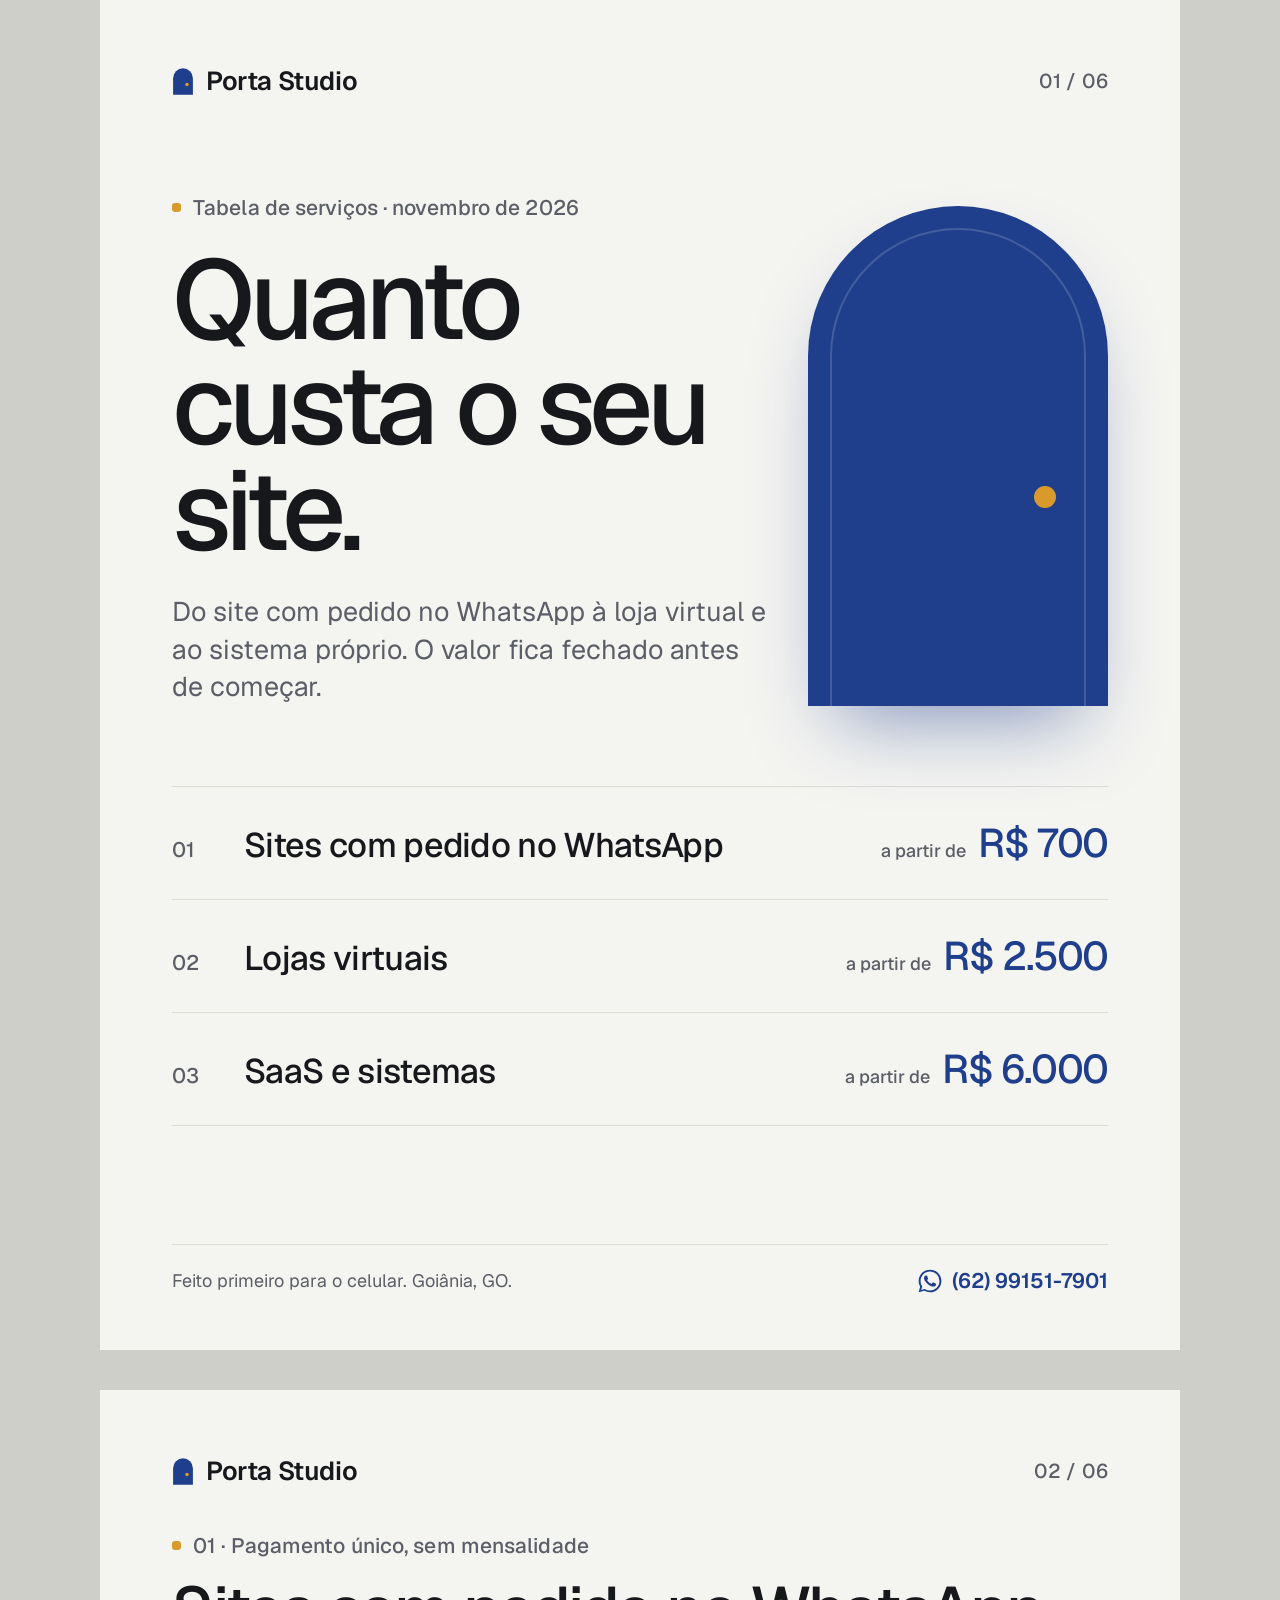
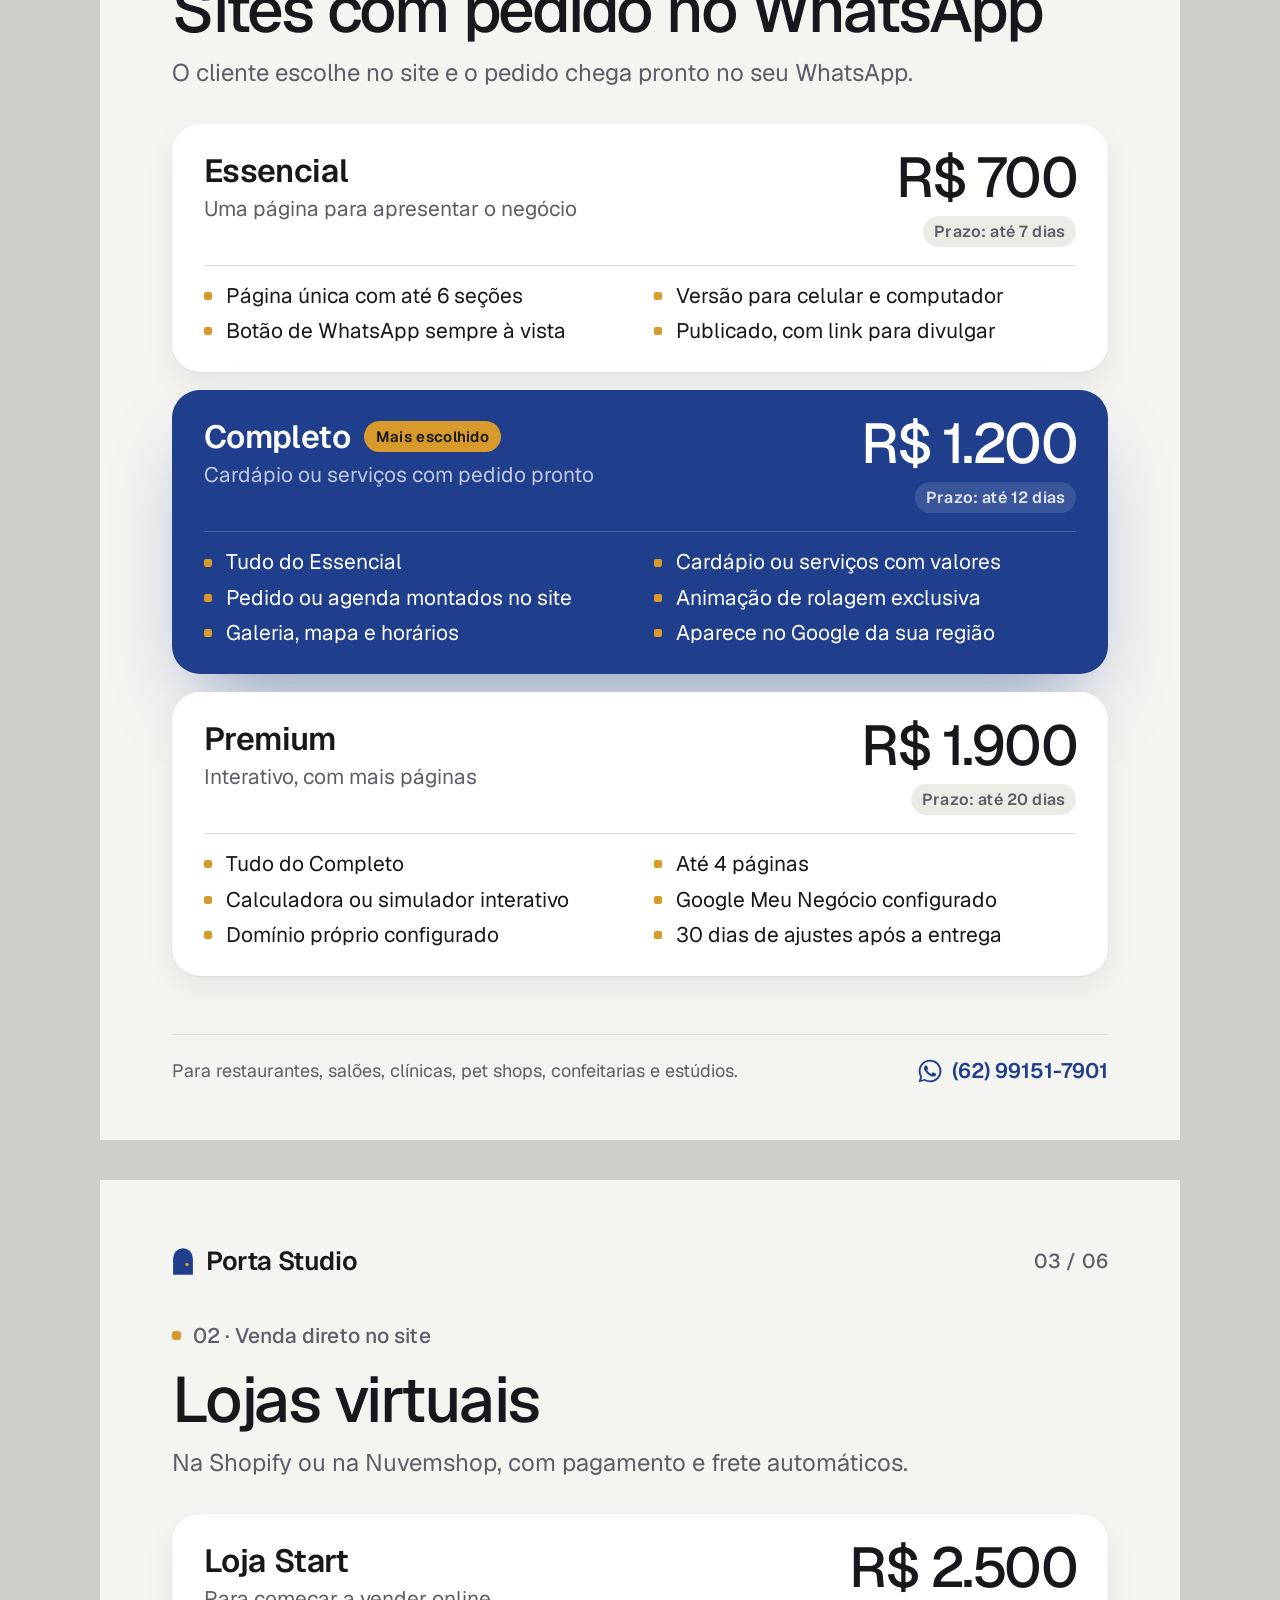
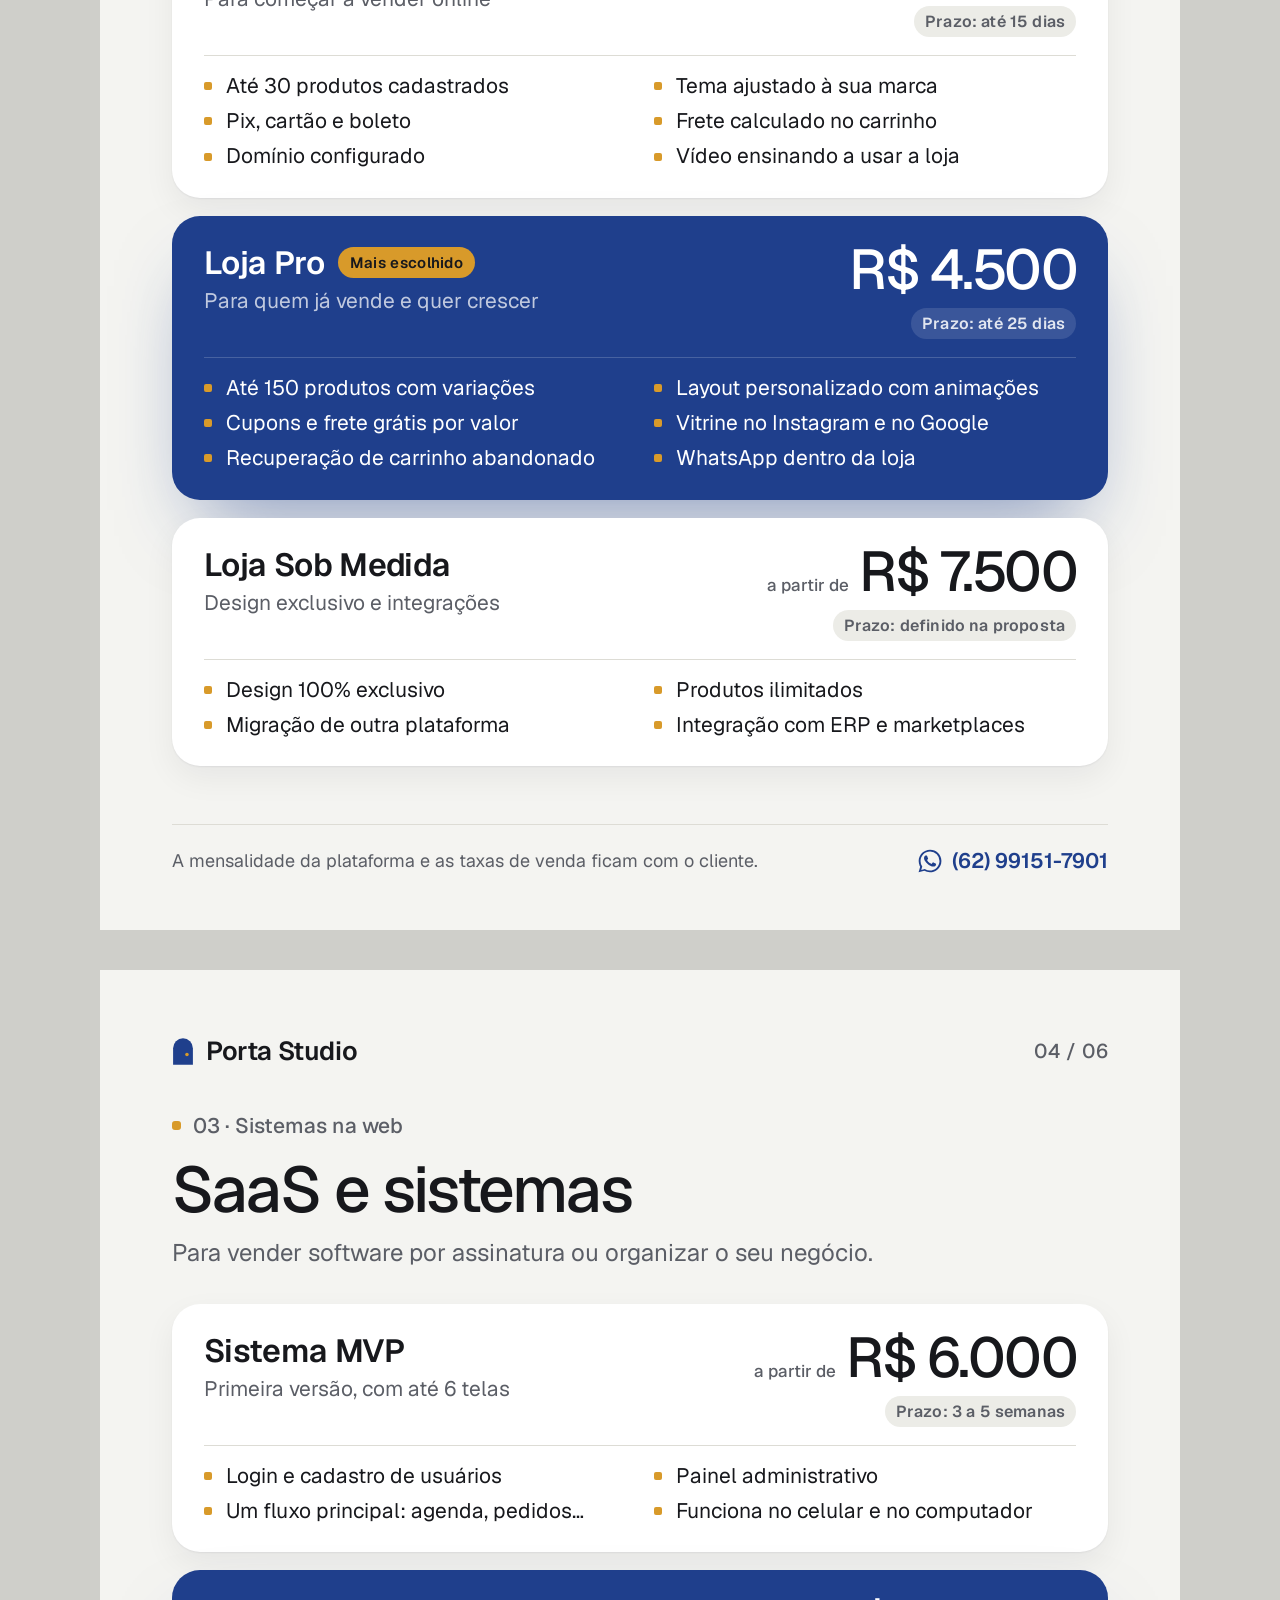
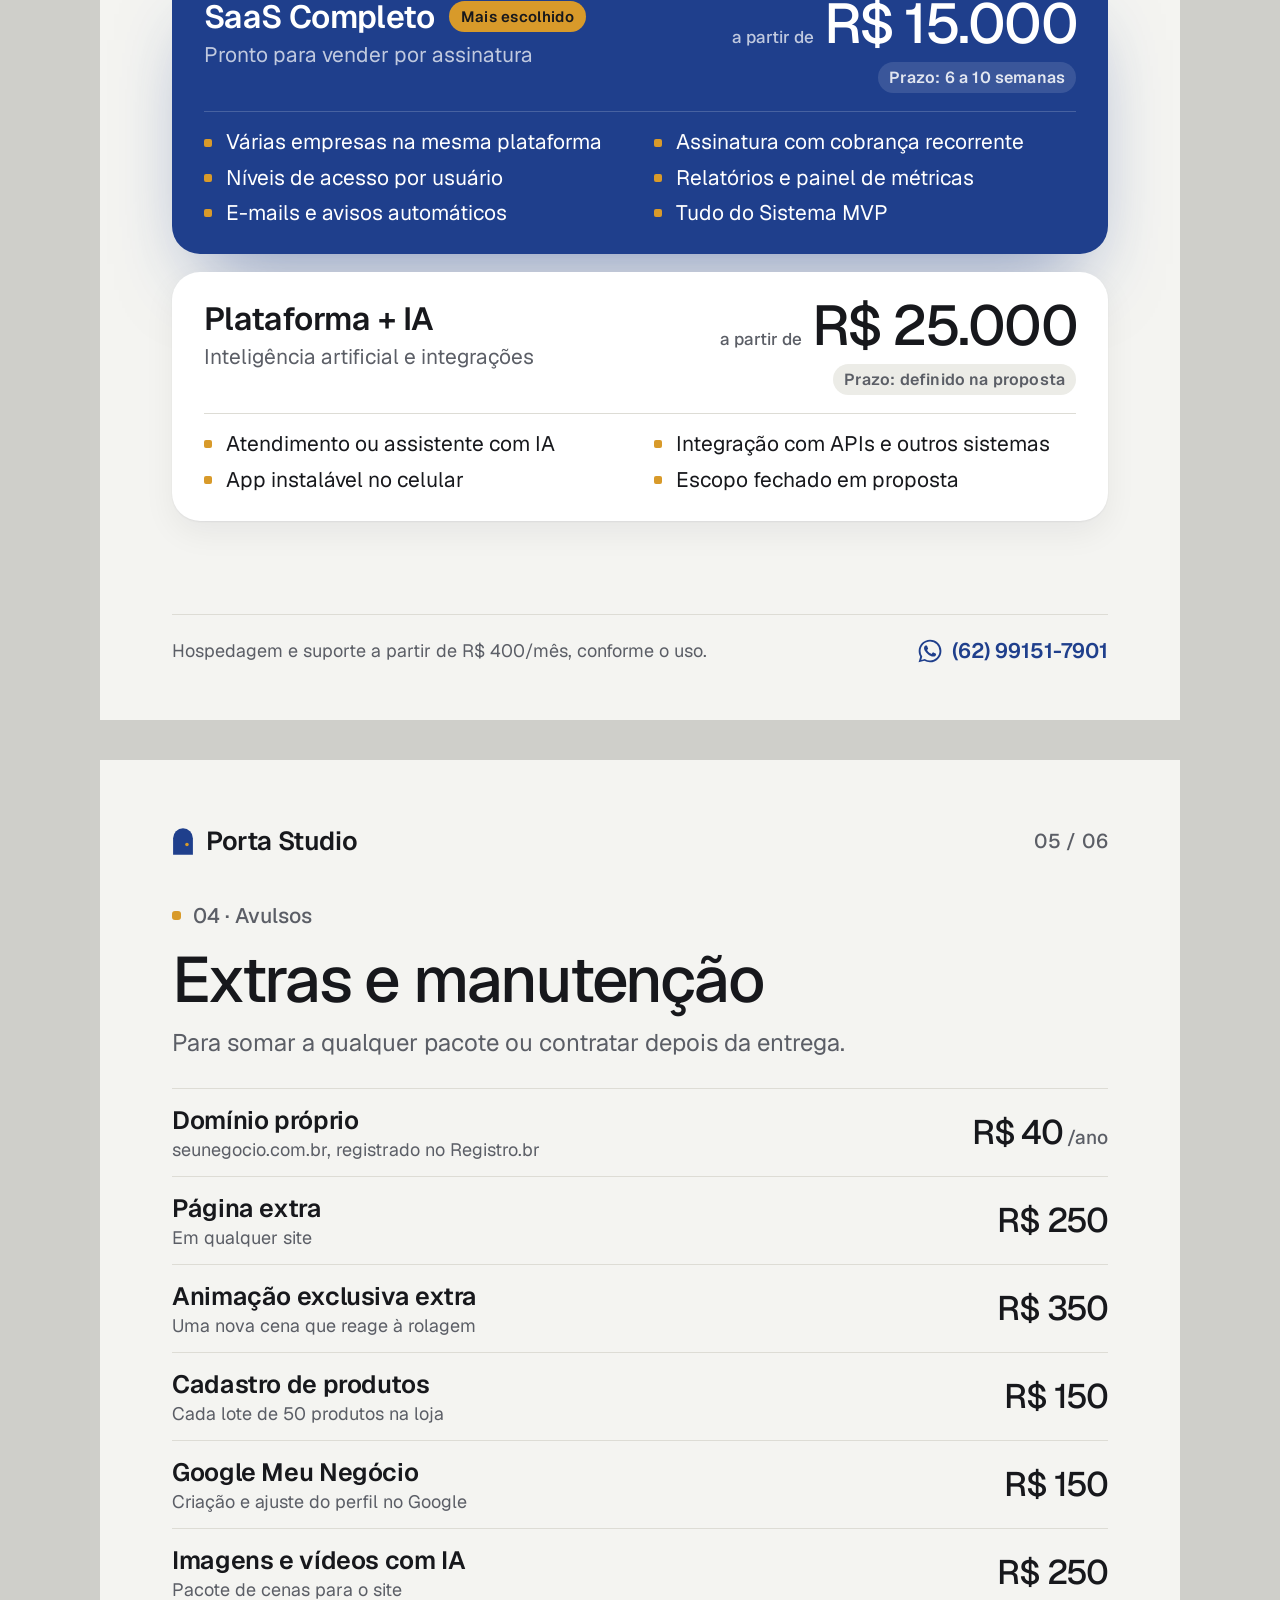
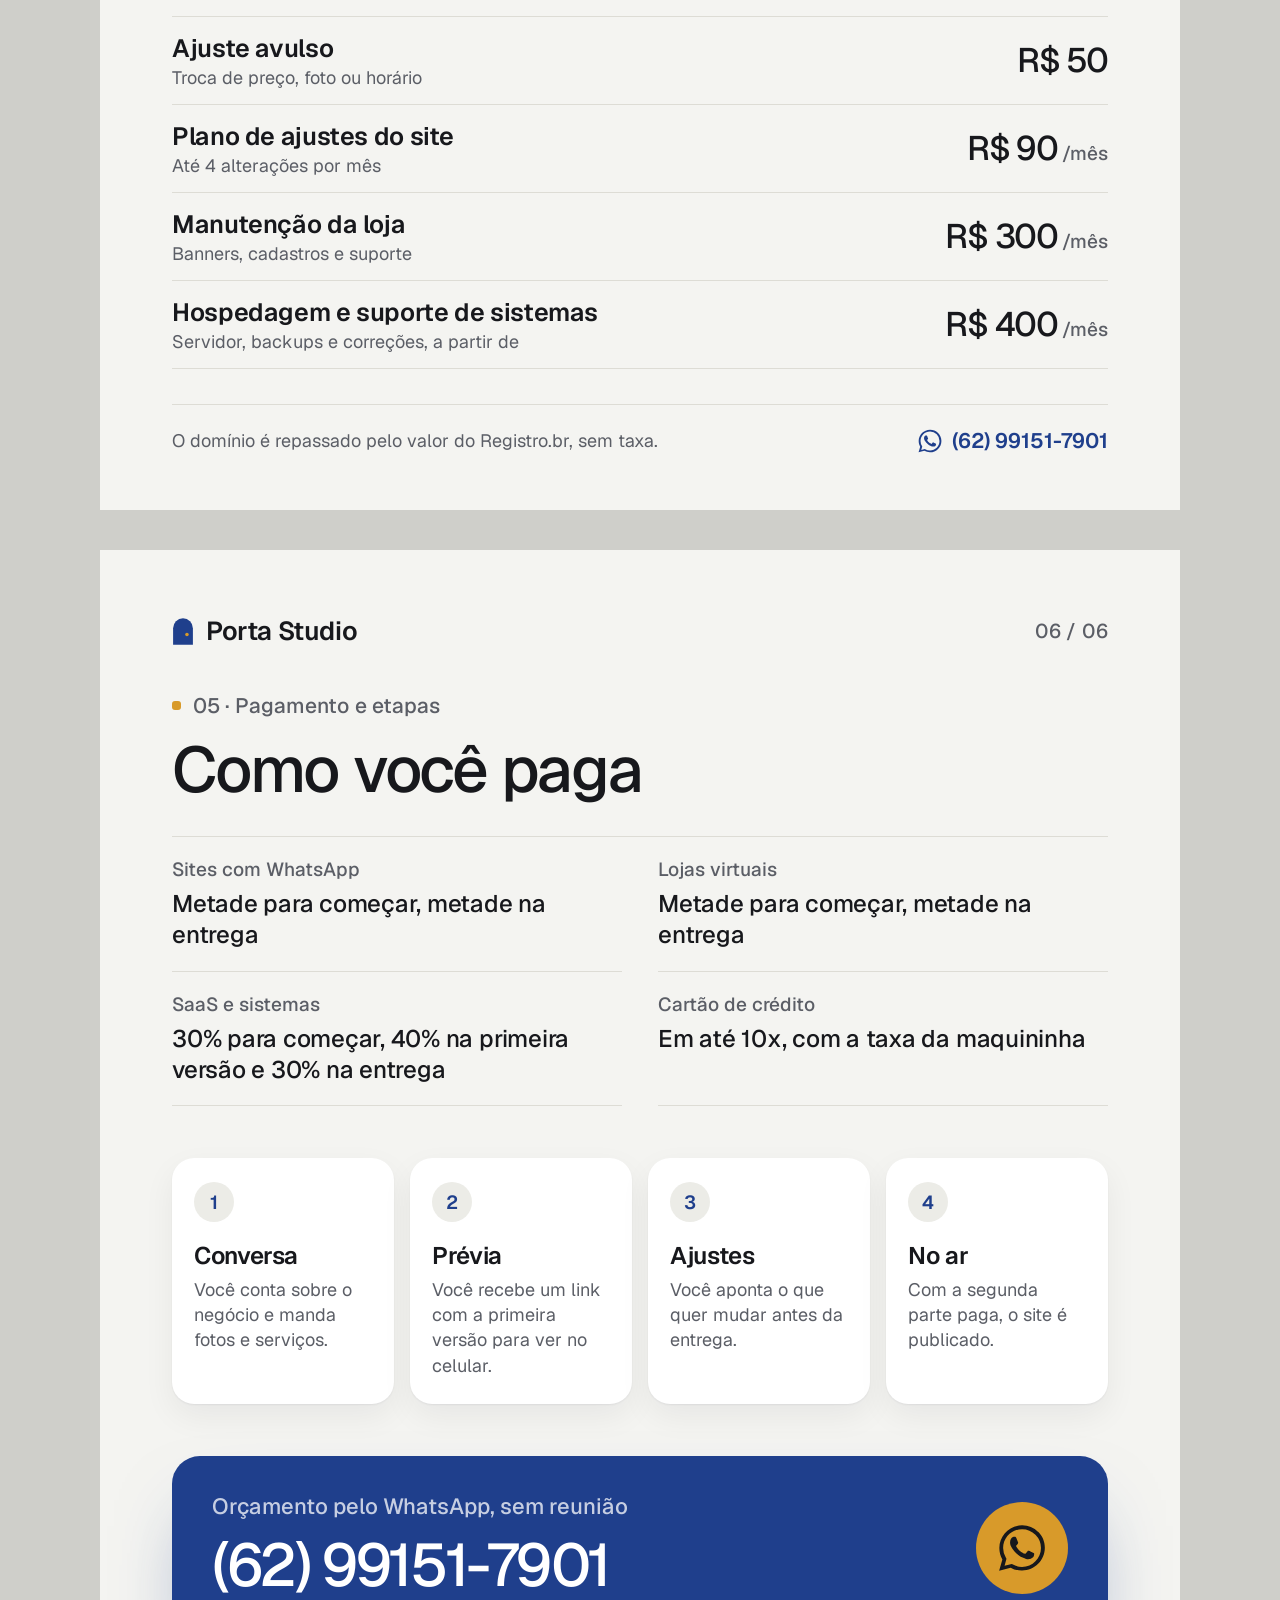
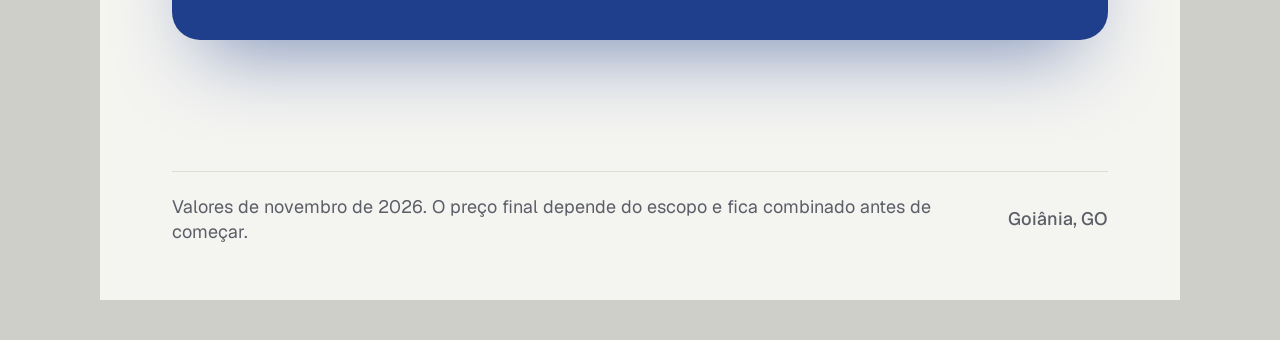
<file: entregas/catalogo/fonte/catalogo.html>
<!doctype html><html lang="pt-BR"><head><meta charset="utf-8">
<title>Porta Studio · Tabela de serviços</title>
<style>@font-face{font-family:Geist;src:url([data-uri]) format('woff');font-weight:100 900;font-style:normal;font-display:swap}
:root{--bg:#F4F4F1;--surface:#FFFFFF;--surface-2:#ECECE7;--line:#DDDCD5;--text:#17181C;--text-2:#5B5E66;
--primary:#1F3F8C;--primary-2:#183372;--accent:#D89A2A;--r:28px}
*{box-sizing:border-box;margin:0;padding:0}
html,body{background:#cfcfca}
body{font-family:Geist,system-ui,sans-serif;color:var(--text);-webkit-font-smoothing:antialiased;
  font-feature-settings:"ss01","tnum" 0}
ul,ol{list-style:none}
.slide{width:1080px;height:1350px;background:var(--bg);position:relative;overflow:hidden;
  padding:64px 72px 56px;display:flex;flex-direction:column;margin:0 auto 40px}
.top{display:flex;justify-content:space-between;align-items:center}
.logo{display:inline-flex;align-items:center;gap:12px;font-weight:600;font-size:26px;letter-spacing:-.015em}
.logo__ic{width:22px;height:28px}
.pg{font-size:20px;color:var(--text-2);font-weight:500;letter-spacing:.02em}
.meta{display:inline-flex;align-items:center;gap:12px;font-size:21px;font-weight:500;color:var(--text-2);letter-spacing:.005em}
.meta::before{content:"";width:9px;height:9px;border-radius:3px;background:var(--accent);flex:none}
.head{margin-top:44px}
h2{font-size:64px;line-height:1.02;font-weight:500;letter-spacing:-.035em;margin-top:18px}
.lead{font-size:24px;line-height:1.4;color:var(--text-2);margin-top:14px;max-width:38em}
.foot{margin-top:auto;padding-top:22px;display:flex;justify-content:space-between;align-items:center;gap:24px;
  border-top:1px solid var(--line)}
.note{font-size:18px;line-height:1.4;color:var(--text-2)}
.zap{display:inline-flex;align-items:center;gap:10px;font-size:21px;font-weight:600;white-space:nowrap;color:var(--primary)}
.zap svg{width:24px;height:24px}
.zap--muted{color:var(--text-2);font-weight:500;font-size:18px}

/* cards de plano */
.cards{display:flex;flex-direction:column;gap:18px;margin-top:34px}
.card{background:var(--surface);border-radius:var(--r);padding:26px 32px 28px;
  box-shadow:0 1px 2px rgba(23,24,28,.06),0 12px 32px rgba(23,24,28,.06)}
.card__head{display:flex;justify-content:space-between;align-items:flex-start;gap:24px}
.card h3{font-size:32px;font-weight:600;letter-spacing:-.02em;display:flex;align-items:center;gap:14px}
.card__desc{font-size:21px;color:var(--text-2);margin-top:4px}
.card__prazo{display:table;margin-left:auto;font-size:16px;font-weight:600;letter-spacing:.01em;margin-top:10px;padding:5px 11px;border-radius:999px;background:var(--surface-2);color:var(--text-2)}
.card--hi .card__prazo{background:rgba(255,255,255,.12);color:rgba(255,255,255,.85)}
.tag{font-size:15px;font-weight:600;letter-spacing:.02em;background:var(--accent);color:#17181C;
  padding:6px 12px;border-radius:999px}
.price{text-align:right;flex:none}
.price small{font-size:17px;color:var(--text-2);font-weight:500;margin-right:10px}
.price b{display:inline-block;font-size:56px;line-height:1;font-weight:500;letter-spacing:-.045em}
.feats{display:grid;grid-template-columns:1fr 1fr;column-gap:28px;row-gap:8px;margin-top:18px;
  padding-top:16px;border-top:1px solid var(--line)}
.feats li{font-size:21px;line-height:1.3;padding-left:22px;position:relative}
.feats li::before{content:"";position:absolute;left:0;top:.48em;width:8px;height:8px;border-radius:2px;background:var(--accent)}
.card--hi{background:var(--primary);color:#fff;box-shadow:0 40px 80px -30px rgba(31,63,140,.55)}
.card--hi .card__desc,.card--hi .price small{color:rgba(255,255,255,.72)}
.card--hi .feats{border-top-color:rgba(255,255,255,.18)}

/* capa */
.cover__hero{display:grid;grid-template-columns:1fr 300px;gap:40px;margin-top:96px;align-items:end}
.cover h1{font-size:112px;line-height:.94;font-weight:500;letter-spacing:-.055em;margin-top:26px}
.cover .lead{font-size:27px;margin-top:30px}
.door{height:500px;background:var(--primary);border-radius:150px 150px 0 0;position:relative;
  box-shadow:0 40px 80px -30px rgba(31,63,140,.55)}
.door::before{content:"";position:absolute;inset:22px 22px 0;border-radius:128px 128px 0 0;
  border:2px solid rgba(255,255,255,.16);border-bottom:0}
.door i{position:absolute;right:52px;top:56%;width:22px;height:22px;border-radius:50%;background:var(--accent)}
.cover__list{margin-top:80px;border-top:1px solid var(--line)}
.cover__list li{display:grid;grid-template-columns:64px 1fr auto;align-items:baseline;gap:8px;
  padding:30px 0;border-bottom:1px solid var(--line)}
.idx{font-size:21px;color:var(--text-2);font-weight:500}
.nm{font-size:34px;font-weight:500;letter-spacing:-.02em}
.fr{font-size:40px;font-weight:500;letter-spacing:-.035em;text-align:right;color:var(--primary)}
.fr small{font-size:18px;color:var(--text-2);letter-spacing:0;margin-right:12px;font-weight:500}

/* extras */
.table{margin-top:28px;border-top:1px solid var(--line)}
.table li{display:flex;justify-content:space-between;align-items:center;gap:24px;padding:15px 0;border-bottom:1px solid var(--line)}
.table b{display:block;font-size:25px;font-weight:600;letter-spacing:-.015em}
.table span{display:block;font-size:18px;color:var(--text-2);margin-top:2px}
.table .v{font-size:34px;font-weight:500;letter-spacing:-.035em;white-space:nowrap}
.table .v small{font-size:19px;color:var(--text-2);letter-spacing:0;margin-left:4px}

/* pagamento */
.cond{margin-top:34px;display:grid;grid-template-columns:1fr 1fr;column-gap:36px;border-top:1px solid var(--line)}
.cond div{padding:20px 0;border-bottom:1px solid var(--line)}
.cond dt{font-size:19px;font-weight:500;color:var(--text-2)}
.cond dd{font-size:24px;line-height:1.3;font-weight:500;letter-spacing:-.01em;margin-top:6px}
.steps{display:grid;grid-template-columns:repeat(4,1fr);gap:16px;margin-top:52px}
.steps li{background:var(--surface);border-radius:22px;padding:24px 22px 26px;
  box-shadow:0 1px 2px rgba(23,24,28,.06),0 12px 32px rgba(23,24,28,.06)}
.steps .n{display:grid;place-items:center;width:40px;height:40px;border-radius:50%;background:var(--surface-2);
  font-size:19px;font-weight:600;color:var(--primary)}
.steps b{display:block;font-size:24px;font-weight:600;margin-top:18px;letter-spacing:-.015em}
.steps p{font-size:18px;line-height:1.4;color:var(--text-2);margin-top:6px}
.cta{margin-top:52px;background:var(--primary);color:#fff;border-radius:var(--r);padding:36px 40px;
  display:flex;justify-content:space-between;align-items:center;box-shadow:0 40px 80px -30px rgba(31,63,140,.55)}
.cta__k{font-size:22px;color:rgba(255,255,255,.75);font-weight:500}
.cta__n{font-size:60px;font-weight:500;letter-spacing:-.04em;margin-top:6px}
.cta__ic{width:92px;height:92px;border-radius:50%;background:var(--accent);display:grid;place-items:center;color:#17181C}
.cta__ic svg{width:48px;height:48px}
</style></head><body>
<section class="slide cover">
  <div class="top"><span class="logo"><svg class="logo__ic" viewBox="0 0 20 25" aria-hidden="true"><path d="M1 25V10a9 9 0 0 1 18 0v15z" fill="#1F3F8C"/><circle cx="13.6" cy="15.6" r="1.6" fill="#D89A2A"/></svg>Porta Studio</span><span class="pg">01 / 06</span></div>
  <div class="cover__hero">
    <div class="cover__txt">
      <p class="meta">Tabela de serviços · novembro de 2026</p>
      <h1>Quanto custa o seu site.</h1>
      <p class="lead">Do site com pedido no WhatsApp à loja virtual e ao sistema próprio. O valor fica fechado antes de começar.</p>
    </div>
    <div class="door" aria-hidden="true"><i></i></div>
  </div>
  <ol class="cover__list"><li><span class="idx">01</span><span class="nm">Sites com pedido no WhatsApp</span><span class="fr"><small>a partir de</small>R$ 700</span></li><li><span class="idx">02</span><span class="nm">Lojas virtuais</span><span class="fr"><small>a partir de</small>R$ 2.500</span></li><li><span class="idx">03</span><span class="nm">SaaS e sistemas</span><span class="fr"><small>a partir de</small>R$ 6.000</span></li></ol>
  <div class="foot"><p class="note">Feito primeiro para o celular. Goiânia, GO.</p><span class="zap"><svg viewBox="0 0 24 24" aria-hidden="true"><path fill="currentColor" d="M17.47 14.38c-.3-.15-1.75-.86-2.02-.96-.27-.1-.47-.15-.67.15-.2.3-.77.96-.94 1.16-.17.2-.35.22-.65.07-.3-.15-1.25-.46-2.38-1.47-.88-.79-1.47-1.76-1.65-2.06-.17-.3-.02-.46.13-.61.14-.13.3-.35.45-.52.15-.17.2-.3.3-.5.1-.2.05-.37-.02-.52-.08-.15-.67-1.61-.92-2.21-.24-.58-.49-.5-.67-.51h-.57c-.2 0-.52.07-.79.37-.27.3-1.04 1.02-1.04 2.48s1.06 2.88 1.21 3.08c.15.2 2.1 3.2 5.08 4.48.71.31 1.26.49 1.69.63.71.23 1.36.2 1.87.12.57-.08 1.75-.72 2-1.41.25-.69.25-1.29.17-1.41-.07-.12-.27-.2-.57-.35zM12.04 21.5h-.01a9.45 9.45 0 0 1-4.82-1.32l-.35-.21-3.58.94.96-3.49-.23-.36a9.43 9.43 0 0 1-1.45-5.03c0-5.21 4.25-9.45 9.47-9.45a9.4 9.4 0 0 1 6.69 2.78 9.39 9.39 0 0 1 2.77 6.69c0 5.21-4.25 9.45-9.45 9.45zm8.05-17.5A11.3 11.3 0 0 0 12.04.67C5.77.67.67 5.77.67 12.04c0 2 .52 3.96 1.52 5.68L.57 23.33l5.74-1.5a11.33 11.33 0 0 0 5.73 1.46h.01c6.27 0 11.37-5.1 11.37-11.37 0-3.04-1.18-5.89-3.33-8.04z"/></svg>(62) 99151-7901</span></div>
</section>
<section class="slide">
  <div class="top"><span class="logo"><svg class="logo__ic" viewBox="0 0 20 25" aria-hidden="true"><path d="M1 25V10a9 9 0 0 1 18 0v15z" fill="#1F3F8C"/><circle cx="13.6" cy="15.6" r="1.6" fill="#D89A2A"/></svg>Porta Studio</span><span class="pg">02 / 06</span></div>
  <header class="head">
    <p class="meta">01 · Pagamento único, sem mensalidade</p>
    <h2>Sites com pedido no WhatsApp</h2>
    <p class="lead">O cliente escolhe no site e o pedido chega pronto no seu WhatsApp.</p>
  </header>
  <div class="cards">
    <article class="card">
      <div class="card__head">
        <div>
          <h3>Essencial</h3>
          <p class="card__desc">Uma página para apresentar o negócio</p>
        </div>
        <div class="price"><b>R$ 700</b><span class="card__prazo">Prazo: até 7 dias</span></div>
      </div>
      <ul class="feats"><li>Página única com até 6 seções</li><li>Versão para celular e computador</li><li>Botão de WhatsApp sempre à vista</li><li>Publicado, com link para divulgar</li></ul>
    </article>
    <article class="card card--hi">
      <div class="card__head">
        <div>
          <h3>Completo<span class="tag">Mais escolhido</span></h3>
          <p class="card__desc">Cardápio ou serviços com pedido pronto</p>
        </div>
        <div class="price"><b>R$ 1.200</b><span class="card__prazo">Prazo: até 12 dias</span></div>
      </div>
      <ul class="feats"><li>Tudo do Essencial</li><li>Cardápio ou serviços com valores</li><li>Pedido ou agenda montados no site</li><li>Animação de rolagem exclusiva</li><li>Galeria, mapa e horários</li><li>Aparece no Google da sua região</li></ul>
    </article>
    <article class="card">
      <div class="card__head">
        <div>
          <h3>Premium</h3>
          <p class="card__desc">Interativo, com mais páginas</p>
        </div>
        <div class="price"><b>R$ 1.900</b><span class="card__prazo">Prazo: até 20 dias</span></div>
      </div>
      <ul class="feats"><li>Tudo do Completo</li><li>Até 4 páginas</li><li>Calculadora ou simulador interativo</li><li>Google Meu Negócio configurado</li><li>Domínio próprio configurado</li><li>30 dias de ajustes após a entrega</li></ul>
    </article></div>
  <div class="foot"><p class="note">Para restaurantes, salões, clínicas, pet shops, confeitarias e estúdios.</p><span class="zap"><svg viewBox="0 0 24 24" aria-hidden="true"><path fill="currentColor" d="M17.47 14.38c-.3-.15-1.75-.86-2.02-.96-.27-.1-.47-.15-.67.15-.2.3-.77.96-.94 1.16-.17.2-.35.22-.65.07-.3-.15-1.25-.46-2.38-1.47-.88-.79-1.47-1.76-1.65-2.06-.17-.3-.02-.46.13-.61.14-.13.3-.35.45-.52.15-.17.2-.3.3-.5.1-.2.05-.37-.02-.52-.08-.15-.67-1.61-.92-2.21-.24-.58-.49-.5-.67-.51h-.57c-.2 0-.52.07-.79.37-.27.3-1.04 1.02-1.04 2.48s1.06 2.88 1.21 3.08c.15.2 2.1 3.2 5.08 4.48.71.31 1.26.49 1.69.63.71.23 1.36.2 1.87.12.57-.08 1.75-.72 2-1.41.25-.69.25-1.29.17-1.41-.07-.12-.27-.2-.57-.35zM12.04 21.5h-.01a9.45 9.45 0 0 1-4.82-1.32l-.35-.21-3.58.94.96-3.49-.23-.36a9.43 9.43 0 0 1-1.45-5.03c0-5.21 4.25-9.45 9.47-9.45a9.4 9.4 0 0 1 6.69 2.78 9.39 9.39 0 0 1 2.77 6.69c0 5.21-4.25 9.45-9.45 9.45zm8.05-17.5A11.3 11.3 0 0 0 12.04.67C5.77.67.67 5.77.67 12.04c0 2 .52 3.96 1.52 5.68L.57 23.33l5.74-1.5a11.33 11.33 0 0 0 5.73 1.46h.01c6.27 0 11.37-5.1 11.37-11.37 0-3.04-1.18-5.89-3.33-8.04z"/></svg>(62) 99151-7901</span></div>
</section>
<section class="slide">
  <div class="top"><span class="logo"><svg class="logo__ic" viewBox="0 0 20 25" aria-hidden="true"><path d="M1 25V10a9 9 0 0 1 18 0v15z" fill="#1F3F8C"/><circle cx="13.6" cy="15.6" r="1.6" fill="#D89A2A"/></svg>Porta Studio</span><span class="pg">03 / 06</span></div>
  <header class="head">
    <p class="meta">02 · Venda direto no site</p>
    <h2>Lojas virtuais</h2>
    <p class="lead">Na Shopify ou na Nuvemshop, com pagamento e frete automáticos.</p>
  </header>
  <div class="cards">
    <article class="card">
      <div class="card__head">
        <div>
          <h3>Loja Start</h3>
          <p class="card__desc">Para começar a vender online</p>
        </div>
        <div class="price"><b>R$ 2.500</b><span class="card__prazo">Prazo: até 15 dias</span></div>
      </div>
      <ul class="feats"><li>Até 30 produtos cadastrados</li><li>Tema ajustado à sua marca</li><li>Pix, cartão e boleto</li><li>Frete calculado no carrinho</li><li>Domínio configurado</li><li>Vídeo ensinando a usar a loja</li></ul>
    </article>
    <article class="card card--hi">
      <div class="card__head">
        <div>
          <h3>Loja Pro<span class="tag">Mais escolhido</span></h3>
          <p class="card__desc">Para quem já vende e quer crescer</p>
        </div>
        <div class="price"><b>R$ 4.500</b><span class="card__prazo">Prazo: até 25 dias</span></div>
      </div>
      <ul class="feats"><li>Até 150 produtos com variações</li><li>Layout personalizado com animações</li><li>Cupons e frete grátis por valor</li><li>Vitrine no Instagram e no Google</li><li>Recuperação de carrinho abandonado</li><li>WhatsApp dentro da loja</li></ul>
    </article>
    <article class="card">
      <div class="card__head">
        <div>
          <h3>Loja Sob Medida</h3>
          <p class="card__desc">Design exclusivo e integrações</p>
        </div>
        <div class="price"><small>a partir de</small><b>R$ 7.500</b><span class="card__prazo">Prazo: definido na proposta</span></div>
      </div>
      <ul class="feats"><li>Design 100% exclusivo</li><li>Produtos ilimitados</li><li>Migração de outra plataforma</li><li>Integração com ERP e marketplaces</li></ul>
    </article></div>
  <div class="foot"><p class="note">A mensalidade da plataforma e as taxas de venda ficam com o cliente.</p><span class="zap"><svg viewBox="0 0 24 24" aria-hidden="true"><path fill="currentColor" d="M17.47 14.38c-.3-.15-1.75-.86-2.02-.96-.27-.1-.47-.15-.67.15-.2.3-.77.96-.94 1.16-.17.2-.35.22-.65.07-.3-.15-1.25-.46-2.38-1.47-.88-.79-1.47-1.76-1.65-2.06-.17-.3-.02-.46.13-.61.14-.13.3-.35.45-.52.15-.17.2-.3.3-.5.1-.2.05-.37-.02-.52-.08-.15-.67-1.61-.92-2.21-.24-.58-.49-.5-.67-.51h-.57c-.2 0-.52.07-.79.37-.27.3-1.04 1.02-1.04 2.48s1.06 2.88 1.21 3.08c.15.2 2.1 3.2 5.08 4.48.71.31 1.26.49 1.69.63.71.23 1.36.2 1.87.12.57-.08 1.75-.72 2-1.41.25-.69.25-1.29.17-1.41-.07-.12-.27-.2-.57-.35zM12.04 21.5h-.01a9.45 9.45 0 0 1-4.82-1.32l-.35-.21-3.58.94.96-3.49-.23-.36a9.43 9.43 0 0 1-1.45-5.03c0-5.21 4.25-9.45 9.47-9.45a9.4 9.4 0 0 1 6.69 2.78 9.39 9.39 0 0 1 2.77 6.69c0 5.21-4.25 9.45-9.45 9.45zm8.05-17.5A11.3 11.3 0 0 0 12.04.67C5.77.67.67 5.77.67 12.04c0 2 .52 3.96 1.52 5.68L.57 23.33l5.74-1.5a11.33 11.33 0 0 0 5.73 1.46h.01c6.27 0 11.37-5.1 11.37-11.37 0-3.04-1.18-5.89-3.33-8.04z"/></svg>(62) 99151-7901</span></div>
</section>
<section class="slide">
  <div class="top"><span class="logo"><svg class="logo__ic" viewBox="0 0 20 25" aria-hidden="true"><path d="M1 25V10a9 9 0 0 1 18 0v15z" fill="#1F3F8C"/><circle cx="13.6" cy="15.6" r="1.6" fill="#D89A2A"/></svg>Porta Studio</span><span class="pg">04 / 06</span></div>
  <header class="head">
    <p class="meta">03 · Sistemas na web</p>
    <h2>SaaS e sistemas</h2>
    <p class="lead">Para vender software por assinatura ou organizar o seu negócio.</p>
  </header>
  <div class="cards">
    <article class="card">
      <div class="card__head">
        <div>
          <h3>Sistema MVP</h3>
          <p class="card__desc">Primeira versão, com até 6 telas</p>
        </div>
        <div class="price"><small>a partir de</small><b>R$ 6.000</b><span class="card__prazo">Prazo: 3 a 5 semanas</span></div>
      </div>
      <ul class="feats"><li>Login e cadastro de usuários</li><li>Painel administrativo</li><li>Um fluxo principal: agenda, pedidos…</li><li>Funciona no celular e no computador</li></ul>
    </article>
    <article class="card card--hi">
      <div class="card__head">
        <div>
          <h3>SaaS Completo<span class="tag">Mais escolhido</span></h3>
          <p class="card__desc">Pronto para vender por assinatura</p>
        </div>
        <div class="price"><small>a partir de</small><b>R$ 15.000</b><span class="card__prazo">Prazo: 6 a 10 semanas</span></div>
      </div>
      <ul class="feats"><li>Várias empresas na mesma plataforma</li><li>Assinatura com cobrança recorrente</li><li>Níveis de acesso por usuário</li><li>Relatórios e painel de métricas</li><li>E-mails e avisos automáticos</li><li>Tudo do Sistema MVP</li></ul>
    </article>
    <article class="card">
      <div class="card__head">
        <div>
          <h3>Plataforma + IA</h3>
          <p class="card__desc">Inteligência artificial e integrações</p>
        </div>
        <div class="price"><small>a partir de</small><b>R$ 25.000</b><span class="card__prazo">Prazo: definido na proposta</span></div>
      </div>
      <ul class="feats"><li>Atendimento ou assistente com IA</li><li>Integração com APIs e outros sistemas</li><li>App instalável no celular</li><li>Escopo fechado em proposta</li></ul>
    </article></div>
  <div class="foot"><p class="note">Hospedagem e suporte a partir de R$ 400/mês, conforme o uso.</p><span class="zap"><svg viewBox="0 0 24 24" aria-hidden="true"><path fill="currentColor" d="M17.47 14.38c-.3-.15-1.75-.86-2.02-.96-.27-.1-.47-.15-.67.15-.2.3-.77.96-.94 1.16-.17.2-.35.22-.65.07-.3-.15-1.25-.46-2.38-1.47-.88-.79-1.47-1.76-1.65-2.06-.17-.3-.02-.46.13-.61.14-.13.3-.35.45-.52.15-.17.2-.3.3-.5.1-.2.05-.37-.02-.52-.08-.15-.67-1.61-.92-2.21-.24-.58-.49-.5-.67-.51h-.57c-.2 0-.52.07-.79.37-.27.3-1.04 1.02-1.04 2.48s1.06 2.88 1.21 3.08c.15.2 2.1 3.2 5.08 4.48.71.31 1.26.49 1.69.63.71.23 1.36.2 1.87.12.57-.08 1.75-.72 2-1.41.25-.69.25-1.29.17-1.41-.07-.12-.27-.2-.57-.35zM12.04 21.5h-.01a9.45 9.45 0 0 1-4.82-1.32l-.35-.21-3.58.94.96-3.49-.23-.36a9.43 9.43 0 0 1-1.45-5.03c0-5.21 4.25-9.45 9.47-9.45a9.4 9.4 0 0 1 6.69 2.78 9.39 9.39 0 0 1 2.77 6.69c0 5.21-4.25 9.45-9.45 9.45zm8.05-17.5A11.3 11.3 0 0 0 12.04.67C5.77.67.67 5.77.67 12.04c0 2 .52 3.96 1.52 5.68L.57 23.33l5.74-1.5a11.33 11.33 0 0 0 5.73 1.46h.01c6.27 0 11.37-5.1 11.37-11.37 0-3.04-1.18-5.89-3.33-8.04z"/></svg>(62) 99151-7901</span></div>
</section>
<section class="slide">
  <div class="top"><span class="logo"><svg class="logo__ic" viewBox="0 0 20 25" aria-hidden="true"><path d="M1 25V10a9 9 0 0 1 18 0v15z" fill="#1F3F8C"/><circle cx="13.6" cy="15.6" r="1.6" fill="#D89A2A"/></svg>Porta Studio</span><span class="pg">05 / 06</span></div>
  <header class="head">
    <p class="meta">04 · Avulsos</p>
    <h2>Extras e manutenção</h2>
    <p class="lead">Para somar a qualquer pacote ou contratar depois da entrega.</p>
  </header>
  <ul class="table"><li><div><b>Domínio próprio</b><span>seunegocio.com.br, registrado no Registro.br</span></div><p class="v">R$ 40<small>/ano</small></p></li><li><div><b>Página extra</b><span>Em qualquer site</span></div><p class="v">R$ 250</p></li><li><div><b>Animação exclusiva extra</b><span>Uma nova cena que reage à rolagem</span></div><p class="v">R$ 350</p></li><li><div><b>Cadastro de produtos</b><span>Cada lote de 50 produtos na loja</span></div><p class="v">R$ 150</p></li><li><div><b>Google Meu Negócio</b><span>Criação e ajuste do perfil no Google</span></div><p class="v">R$ 150</p></li><li><div><b>Imagens e vídeos com IA</b><span>Pacote de cenas para o site</span></div><p class="v">R$ 250</p></li><li><div><b>Ajuste avulso</b><span>Troca de preço, foto ou horário</span></div><p class="v">R$ 50</p></li><li><div><b>Plano de ajustes do site</b><span>Até 4 alterações por mês</span></div><p class="v">R$ 90<small>/mês</small></p></li><li><div><b>Manutenção da loja</b><span>Banners, cadastros e suporte</span></div><p class="v">R$ 300<small>/mês</small></p></li><li><div><b>Hospedagem e suporte de sistemas</b><span>Servidor, backups e correções, a partir de</span></div><p class="v">R$ 400<small>/mês</small></p></li></ul>
  <div class="foot"><p class="note">O domínio é repassado pelo valor do Registro.br, sem taxa.</p><span class="zap"><svg viewBox="0 0 24 24" aria-hidden="true"><path fill="currentColor" d="M17.47 14.38c-.3-.15-1.75-.86-2.02-.96-.27-.1-.47-.15-.67.15-.2.3-.77.96-.94 1.16-.17.2-.35.22-.65.07-.3-.15-1.25-.46-2.38-1.47-.88-.79-1.47-1.76-1.65-2.06-.17-.3-.02-.46.13-.61.14-.13.3-.35.45-.52.15-.17.2-.3.3-.5.1-.2.05-.37-.02-.52-.08-.15-.67-1.61-.92-2.21-.24-.58-.49-.5-.67-.51h-.57c-.2 0-.52.07-.79.37-.27.3-1.04 1.02-1.04 2.48s1.06 2.88 1.21 3.08c.15.2 2.1 3.2 5.08 4.48.71.31 1.26.49 1.69.63.71.23 1.36.2 1.87.12.57-.08 1.75-.72 2-1.41.25-.69.25-1.29.17-1.41-.07-.12-.27-.2-.57-.35zM12.04 21.5h-.01a9.45 9.45 0 0 1-4.82-1.32l-.35-.21-3.58.94.96-3.49-.23-.36a9.43 9.43 0 0 1-1.45-5.03c0-5.21 4.25-9.45 9.47-9.45a9.4 9.4 0 0 1 6.69 2.78 9.39 9.39 0 0 1 2.77 6.69c0 5.21-4.25 9.45-9.45 9.45zm8.05-17.5A11.3 11.3 0 0 0 12.04.67C5.77.67.67 5.77.67 12.04c0 2 .52 3.96 1.52 5.68L.57 23.33l5.74-1.5a11.33 11.33 0 0 0 5.73 1.46h.01c6.27 0 11.37-5.1 11.37-11.37 0-3.04-1.18-5.89-3.33-8.04z"/></svg>(62) 99151-7901</span></div>
</section>
<section class="slide">
  <div class="top"><span class="logo"><svg class="logo__ic" viewBox="0 0 20 25" aria-hidden="true"><path d="M1 25V10a9 9 0 0 1 18 0v15z" fill="#1F3F8C"/><circle cx="13.6" cy="15.6" r="1.6" fill="#D89A2A"/></svg>Porta Studio</span><span class="pg">06 / 06</span></div>
  <header class="head">
    <p class="meta">05 · Pagamento e etapas</p>
    <h2>Como você paga</h2>
  </header>
  <dl class="cond"><div><dt>Sites com WhatsApp</dt><dd>Metade para começar, metade na entrega</dd></div><div><dt>Lojas virtuais</dt><dd>Metade para começar, metade na entrega</dd></div><div><dt>SaaS e sistemas</dt><dd>30% para começar, 40% na primeira versão e 30% na entrega</dd></div><div><dt>Cartão de crédito</dt><dd>Em até 10x, com a taxa da maquininha</dd></div></dl>
  <ol class="steps"><li><span class="n">1</span><b>Conversa</b><p>Você conta sobre o negócio e manda fotos e serviços.</p></li><li><span class="n">2</span><b>Prévia</b><p>Você recebe um link com a primeira versão para ver no celular.</p></li><li><span class="n">3</span><b>Ajustes</b><p>Você aponta o que quer mudar antes da entrega.</p></li><li><span class="n">4</span><b>No ar</b><p>Com a segunda parte paga, o site é publicado.</p></li></ol>
  <div class="cta">
    <div>
      <p class="cta__k">Orçamento pelo WhatsApp, sem reunião</p>
      <p class="cta__n">(62) 99151-7901</p>
    </div>
    <span class="cta__ic"><svg viewBox="0 0 24 24" aria-hidden="true"><path fill="currentColor" d="M17.47 14.38c-.3-.15-1.75-.86-2.02-.96-.27-.1-.47-.15-.67.15-.2.3-.77.96-.94 1.16-.17.2-.35.22-.65.07-.3-.15-1.25-.46-2.38-1.47-.88-.79-1.47-1.76-1.65-2.06-.17-.3-.02-.46.13-.61.14-.13.3-.35.45-.52.15-.17.2-.3.3-.5.1-.2.05-.37-.02-.52-.08-.15-.67-1.61-.92-2.21-.24-.58-.49-.5-.67-.51h-.57c-.2 0-.52.07-.79.37-.27.3-1.04 1.02-1.04 2.48s1.06 2.88 1.21 3.08c.15.2 2.1 3.2 5.08 4.48.71.31 1.26.49 1.69.63.71.23 1.36.2 1.87.12.57-.08 1.75-.72 2-1.41.25-.69.25-1.29.17-1.41-.07-.12-.27-.2-.57-.35zM12.04 21.5h-.01a9.45 9.45 0 0 1-4.82-1.32l-.35-.21-3.58.94.96-3.49-.23-.36a9.43 9.43 0 0 1-1.45-5.03c0-5.21 4.25-9.45 9.47-9.45a9.4 9.4 0 0 1 6.69 2.78 9.39 9.39 0 0 1 2.77 6.69c0 5.21-4.25 9.45-9.45 9.45zm8.05-17.5A11.3 11.3 0 0 0 12.04.67C5.77.67.67 5.77.67 12.04c0 2 .52 3.96 1.52 5.68L.57 23.33l5.74-1.5a11.33 11.33 0 0 0 5.73 1.46h.01c6.27 0 11.37-5.1 11.37-11.37 0-3.04-1.18-5.89-3.33-8.04z"/></svg></span>
  </div>
  <div class="foot"><p class="note">Valores de novembro de 2026. O preço final depende do escopo e fica combinado antes de começar.</p><span class="zap zap--muted">Goiânia, GO</span></div>
</section></body></html>
</file>
